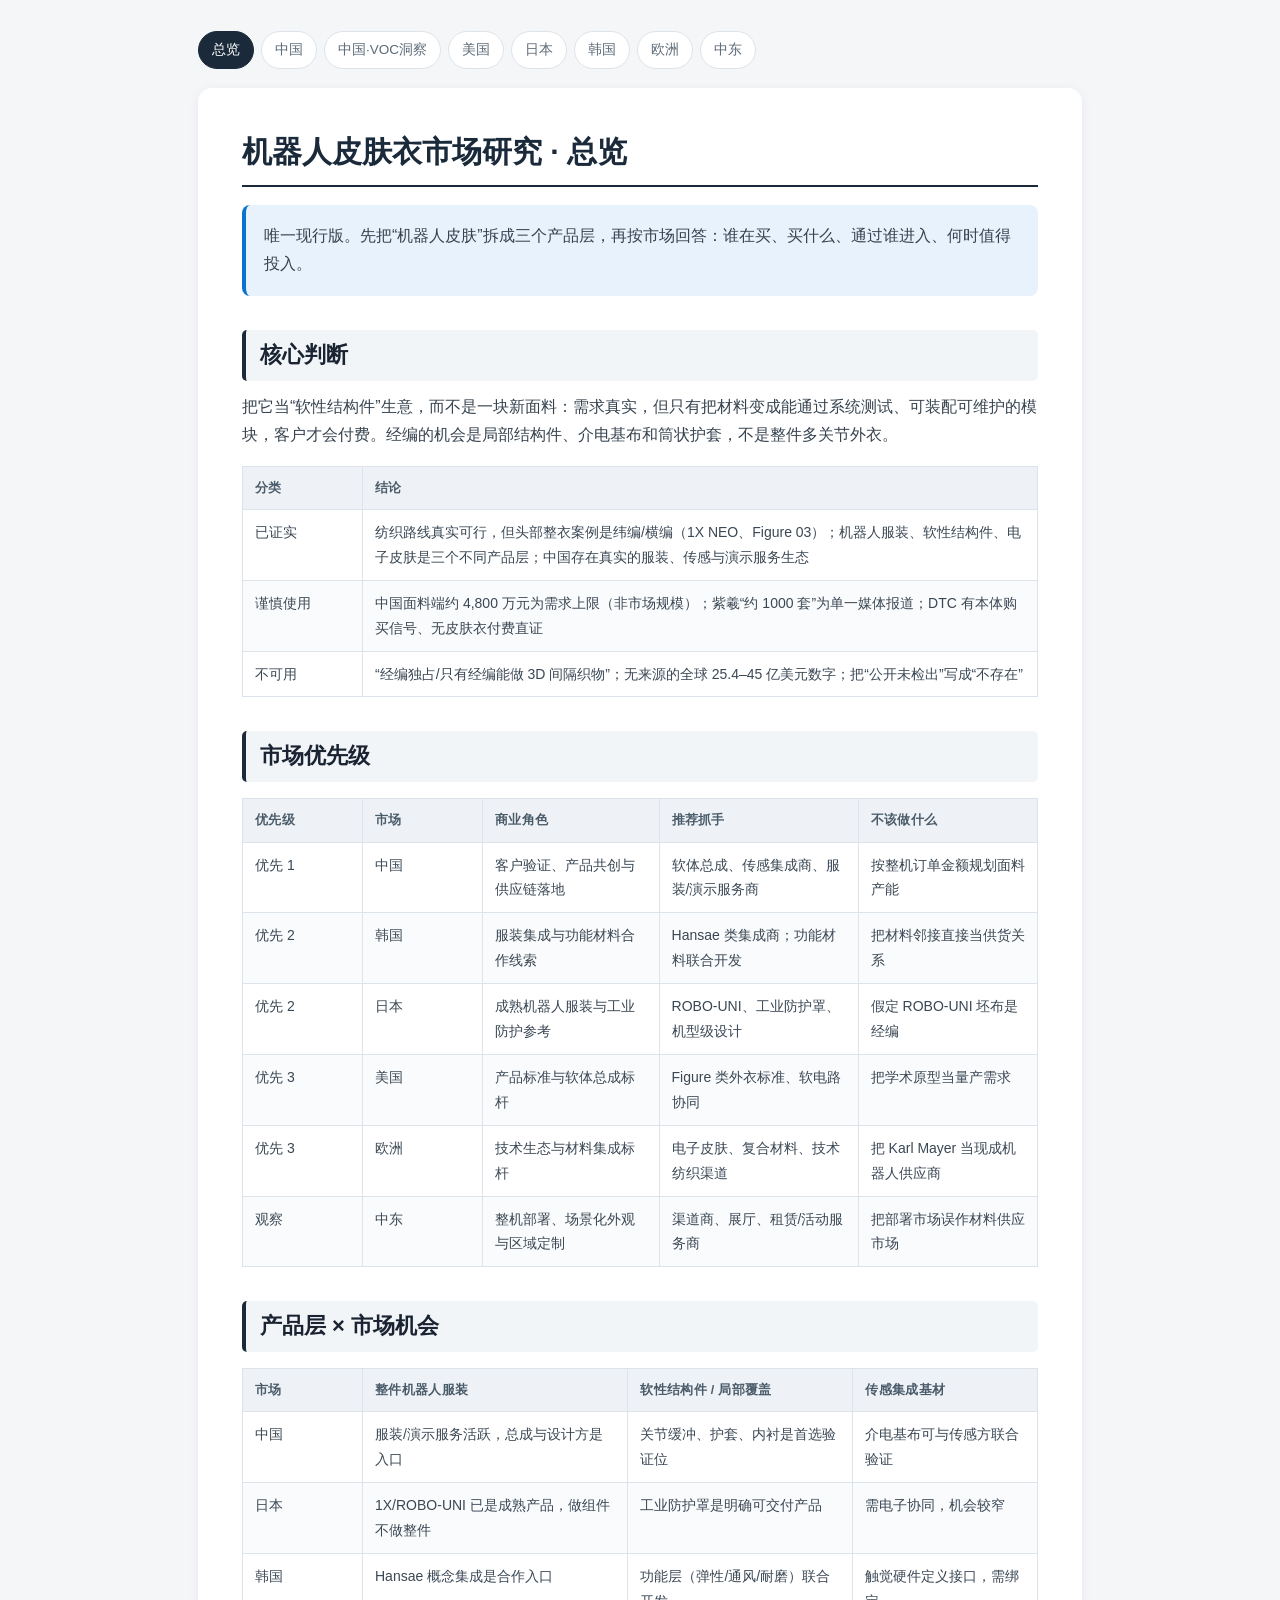
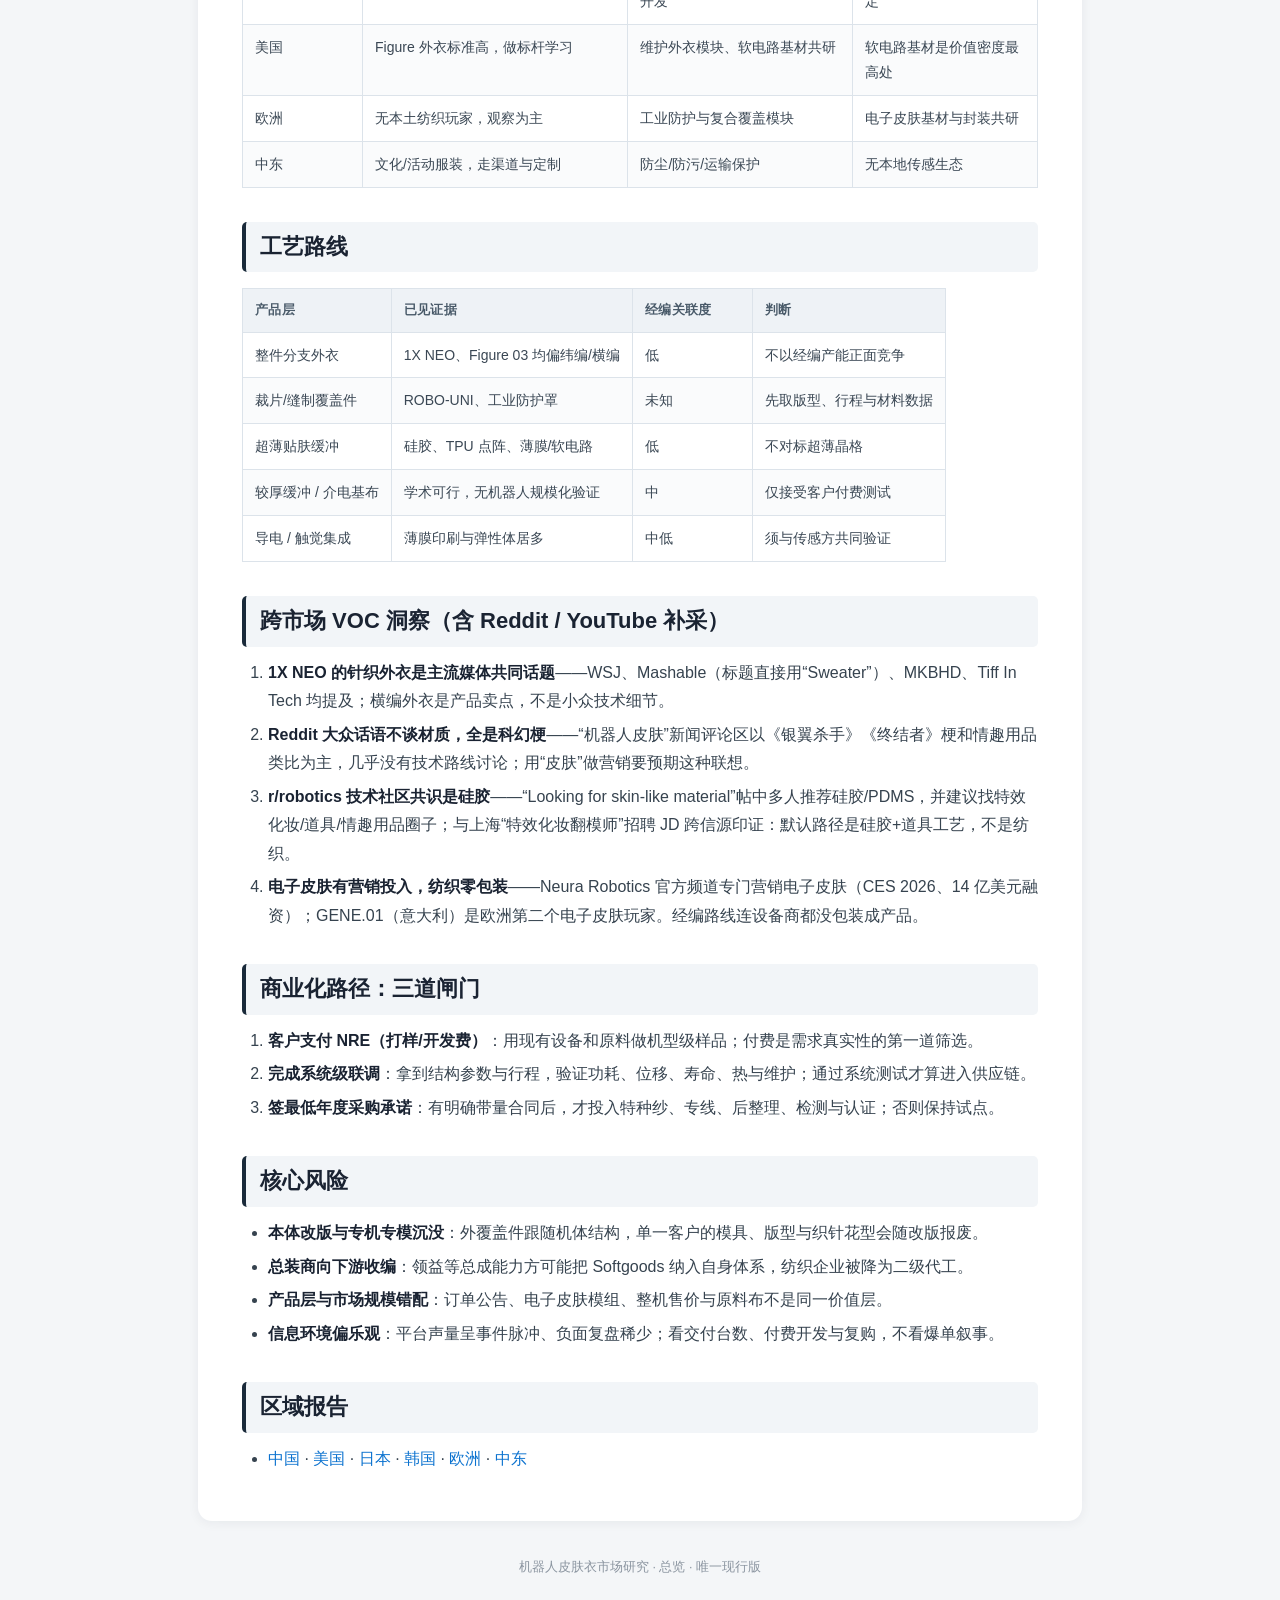
<file: index.html>
<!doctype html><html lang="zh-CN"><head>
<meta charset="utf-8"><meta name="viewport" content="width=device-width,initial-scale=1">
<title>机器人皮肤衣市场研究 · 总览</title>
<link rel="stylesheet" href="assets/final.css">
</head><body><div class="wrap">
<nav class="nav"><a href="index.html" class="active">总览</a><a href="china.html">中国</a><a href="china-voc.html">中国·VOC洞察</a><a href="usa.html">美国</a><a href="japan.html">日本</a><a href="korea.html">韩国</a><a href="europe.html">欧洲</a><a href="middle-east.html">中东</a></nav>
<main class="doc">
<h1 id="机器人皮肤衣市场研究--总览">机器人皮肤衣市场研究 · 总览</h1>
<blockquote>
<p>唯一现行版。先把“机器人皮肤”拆成三个产品层，再按市场回答：谁在买、买什么、通过谁进入、何时值得投入。</p>
</blockquote>
<h2 id="核心判断">核心判断</h2>
<p>把它当“软性结构件”生意，而不是一块新面料：需求真实，但只有把材料变成能通过系统测试、可装配可维护的模块，客户才会付费。经编的机会是局部结构件、介电基布和筒状护套，不是整件多关节外衣。</p>
<table>
<thead>
<tr>
<th>分类</th>
<th>结论</th>
</tr>
</thead>
<tbody>
<tr>
<td>已证实</td>
<td>纺织路线真实可行，但头部整衣案例是纬编/横编（1X NEO、Figure 03）；机器人服装、软性结构件、电子皮肤是三个不同产品层；中国存在真实的服装、传感与演示服务生态</td>
</tr>
<tr>
<td>谨慎使用</td>
<td>中国面料端约 4,800 万元为需求上限（非市场规模）；紫羲“约 1000 套”为单一媒体报道；DTC 有本体购买信号、无皮肤衣付费直证</td>
</tr>
<tr>
<td>不可用</td>
<td>“经编独占/只有经编能做 3D 间隔织物”；无来源的全球 25.4–45 亿美元数字；把“公开未检出”写成“不存在”</td>
</tr>
</tbody>
</table>
<h2 id="市场优先级">市场优先级</h2>
<table>
<thead>
<tr>
<th>优先级</th>
<th>市场</th>
<th>商业角色</th>
<th>推荐抓手</th>
<th>不该做什么</th>
</tr>
</thead>
<tbody>
<tr>
<td>优先 1</td>
<td>中国</td>
<td>客户验证、产品共创与供应链落地</td>
<td>软体总成、传感集成商、服装/演示服务商</td>
<td>按整机订单金额规划面料产能</td>
</tr>
<tr>
<td>优先 2</td>
<td>韩国</td>
<td>服装集成与功能材料合作线索</td>
<td>Hansae 类集成商；功能材料联合开发</td>
<td>把材料邻接直接当供货关系</td>
</tr>
<tr>
<td>优先 2</td>
<td>日本</td>
<td>成熟机器人服装与工业防护参考</td>
<td>ROBO-UNI、工业防护罩、机型级设计</td>
<td>假定 ROBO-UNI 坯布是经编</td>
</tr>
<tr>
<td>优先 3</td>
<td>美国</td>
<td>产品标准与软体总成标杆</td>
<td>Figure 类外衣标准、软电路协同</td>
<td>把学术原型当量产需求</td>
</tr>
<tr>
<td>优先 3</td>
<td>欧洲</td>
<td>技术生态与材料集成标杆</td>
<td>电子皮肤、复合材料、技术纺织渠道</td>
<td>把 Karl Mayer 当现成机器人供应商</td>
</tr>
<tr>
<td>观察</td>
<td>中东</td>
<td>整机部署、场景化外观与区域定制</td>
<td>渠道商、展厅、租赁/活动服务商</td>
<td>把部署市场误作材料供应市场</td>
</tr>
</tbody>
</table>
<h2 id="产品层--市场机会">产品层 × 市场机会</h2>
<table>
<thead>
<tr>
<th>市场</th>
<th>整件机器人服装</th>
<th>软性结构件 / 局部覆盖</th>
<th>传感集成基材</th>
</tr>
</thead>
<tbody>
<tr>
<td>中国</td>
<td>服装/演示服务活跃，总成与设计方是入口</td>
<td>关节缓冲、护套、内衬是首选验证位</td>
<td>介电基布可与传感方联合验证</td>
</tr>
<tr>
<td>日本</td>
<td>1X/ROBO-UNI 已是成熟产品，做组件不做整件</td>
<td>工业防护罩是明确可交付产品</td>
<td>需电子协同，机会较窄</td>
</tr>
<tr>
<td>韩国</td>
<td>Hansae 概念集成是合作入口</td>
<td>功能层（弹性/通风/耐磨）联合开发</td>
<td>触觉硬件定义接口，需绑定</td>
</tr>
<tr>
<td>美国</td>
<td>Figure 外衣标准高，做标杆学习</td>
<td>维护外衣模块、软电路基材共研</td>
<td>软电路基材是价值密度最高处</td>
</tr>
<tr>
<td>欧洲</td>
<td>无本土纺织玩家，观察为主</td>
<td>工业防护与复合覆盖模块</td>
<td>电子皮肤基材与封装共研</td>
</tr>
<tr>
<td>中东</td>
<td>文化/活动服装，走渠道与定制</td>
<td>防尘/防污/运输保护</td>
<td>无本地传感生态</td>
</tr>
</tbody>
</table>
<h2 id="工艺路线">工艺路线</h2>
<table>
<thead>
<tr>
<th>产品层</th>
<th>已见证据</th>
<th>经编关联度</th>
<th>判断</th>
</tr>
</thead>
<tbody>
<tr>
<td>整件分支外衣</td>
<td>1X NEO、Figure 03 均偏纬编/横编</td>
<td>低</td>
<td>不以经编产能正面竞争</td>
</tr>
<tr>
<td>裁片/缝制覆盖件</td>
<td>ROBO-UNI、工业防护罩</td>
<td>未知</td>
<td>先取版型、行程与材料数据</td>
</tr>
<tr>
<td>超薄贴肤缓冲</td>
<td>硅胶、TPU 点阵、薄膜/软电路</td>
<td>低</td>
<td>不对标超薄晶格</td>
</tr>
<tr>
<td>较厚缓冲 / 介电基布</td>
<td>学术可行，无机器人规模化验证</td>
<td>中</td>
<td>仅接受客户付费测试</td>
</tr>
<tr>
<td>导电 / 触觉集成</td>
<td>薄膜印刷与弹性体居多</td>
<td>中低</td>
<td>须与传感方共同验证</td>
</tr>
</tbody>
</table>
<h2 id="跨市场-voc-洞察含-reddit--youtube-补采">跨市场 VOC 洞察（含 Reddit / YouTube 补采）</h2>
<ol type="1">
<li><strong>1X NEO 的针织外衣是主流媒体共同话题</strong>——WSJ、Mashable（标题直接用“Sweater”）、MKBHD、Tiff In Tech 均提及；横编外衣是产品卖点，不是小众技术细节。</li>
<li><strong>Reddit 大众话语不谈材质，全是科幻梗</strong>——“机器人皮肤”新闻评论区以《银翼杀手》《终结者》梗和情趣用品类比为主，几乎没有技术路线讨论；用“皮肤”做营销要预期这种联想。</li>
<li><strong>r/robotics 技术社区共识是硅胶</strong>——“Looking for skin-like material”帖中多人推荐硅胶/PDMS，并建议找特效化妆/道具/情趣用品圈子；与上海“特效化妆翻模师”招聘 JD 跨信源印证：默认路径是硅胶+道具工艺，不是纺织。</li>
<li><strong>电子皮肤有营销投入，纺织零包装</strong>——Neura Robotics 官方频道专门营销电子皮肤（CES 2026、14 亿美元融资）；GENE.01（意大利）是欧洲第二个电子皮肤玩家。经编路线连设备商都没包装成产品。</li>
</ol>
<h2 id="商业化路径三道闸门">商业化路径：三道闸门</h2>
<ol type="1">
<li><strong>客户支付 NRE（打样/开发费）</strong>：用现有设备和原料做机型级样品；付费是需求真实性的第一道筛选。</li>
<li><strong>完成系统级联调</strong>：拿到结构参数与行程，验证功耗、位移、寿命、热与维护；通过系统测试才算进入供应链。</li>
<li><strong>签最低年度采购承诺</strong>：有明确带量合同后，才投入特种纱、专线、后整理、检测与认证；否则保持试点。</li>
</ol>
<h2 id="核心风险">核心风险</h2>
<ul>
<li><strong>本体改版与专机专模沉没</strong>：外覆盖件跟随机体结构，单一客户的模具、版型与织针花型会随改版报废。</li>
<li><strong>总装商向下游收编</strong>：领益等总成能力方可能把 Softgoods 纳入自身体系，纺织企业被降为二级代工。</li>
<li><strong>产品层与市场规模错配</strong>：订单公告、电子皮肤模组、整机售价与原料布不是同一价值层。</li>
<li><strong>信息环境偏乐观</strong>：平台声量呈事件脉冲、负面复盘稀少；看交付台数、付费开发与复购，不看爆单叙事。</li>
</ul>
<h2 id="区域报告">区域报告</h2>
<ul>
<li><a href="china.html">中国</a> · <a href="usa.html">美国</a> · <a href="japan.html">日本</a> · <a href="korea.html">韩国</a> · <a href="europe.html">欧洲</a> · <a href="middle-east.html">中东</a></li>
</ul>

</main>
<p class="foot">机器人皮肤衣市场研究 · 总览 · 唯一现行版</p>
</div></body></html>
</file>
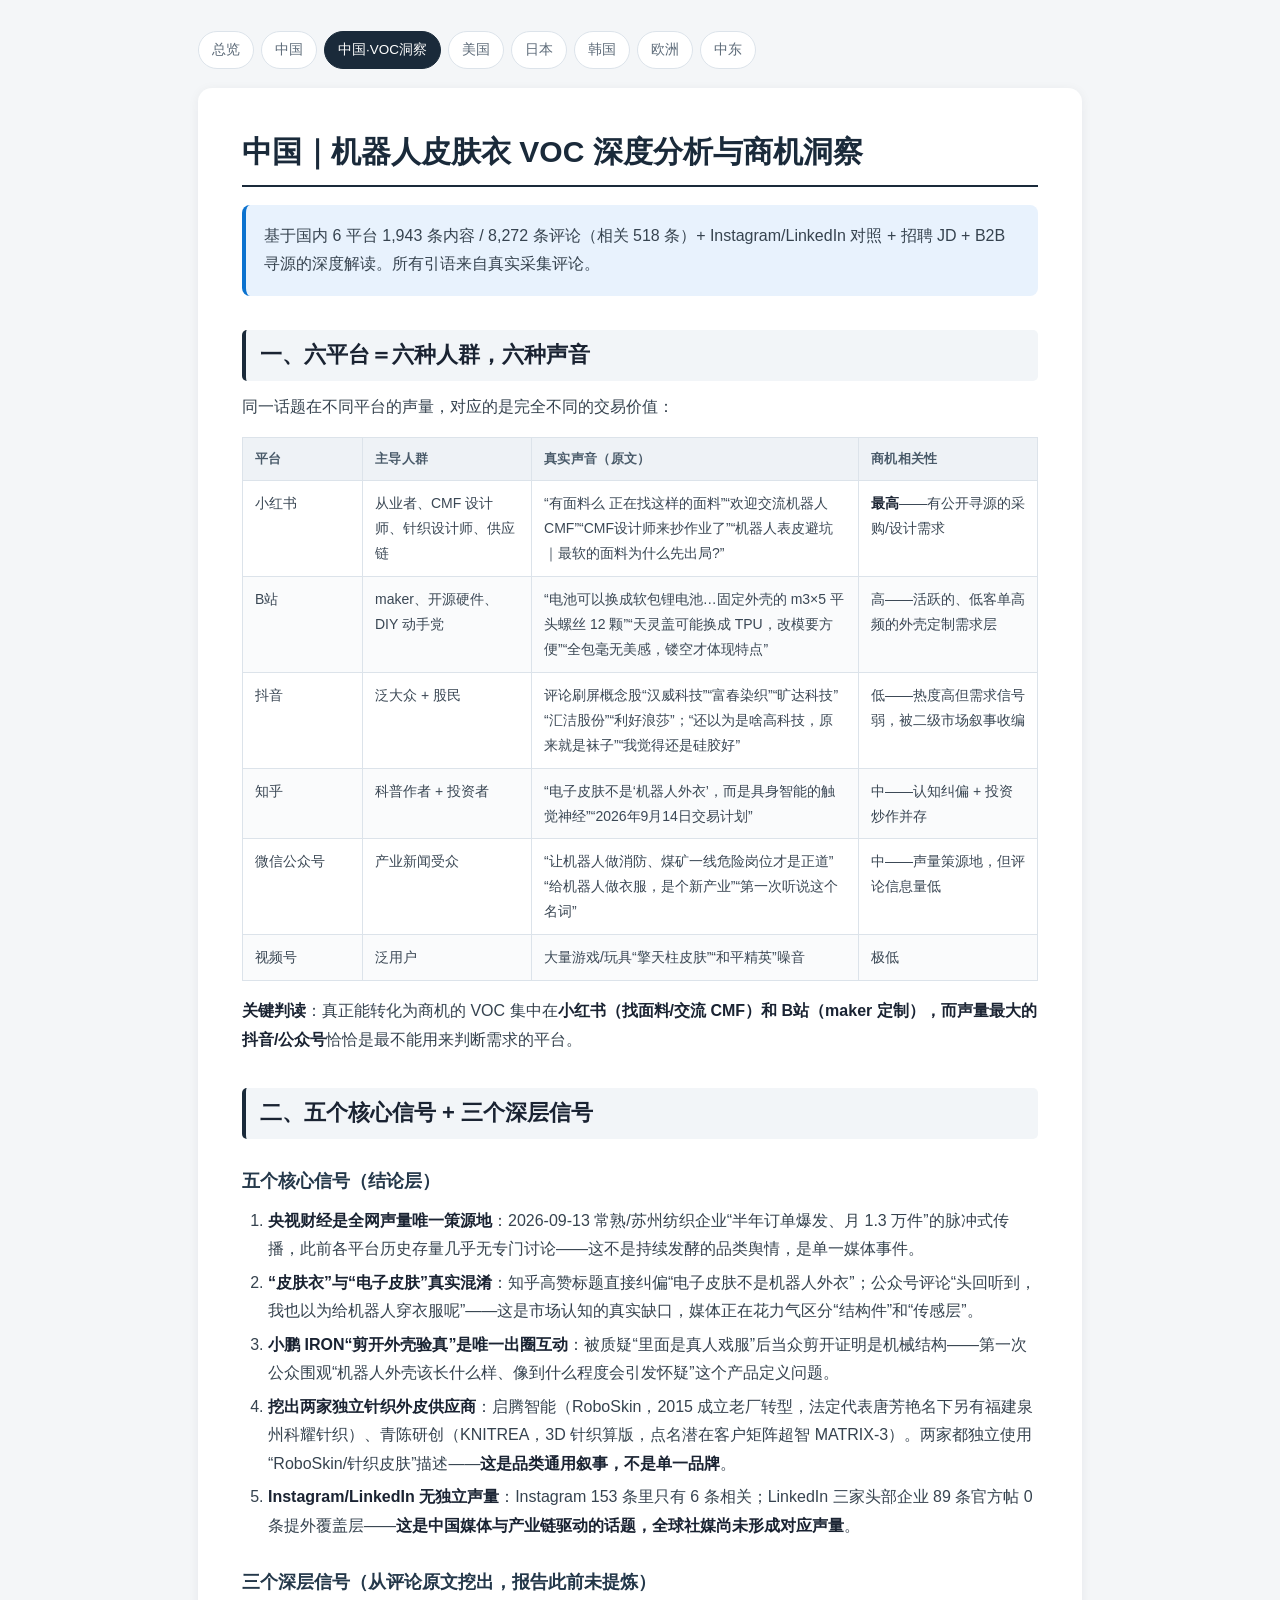
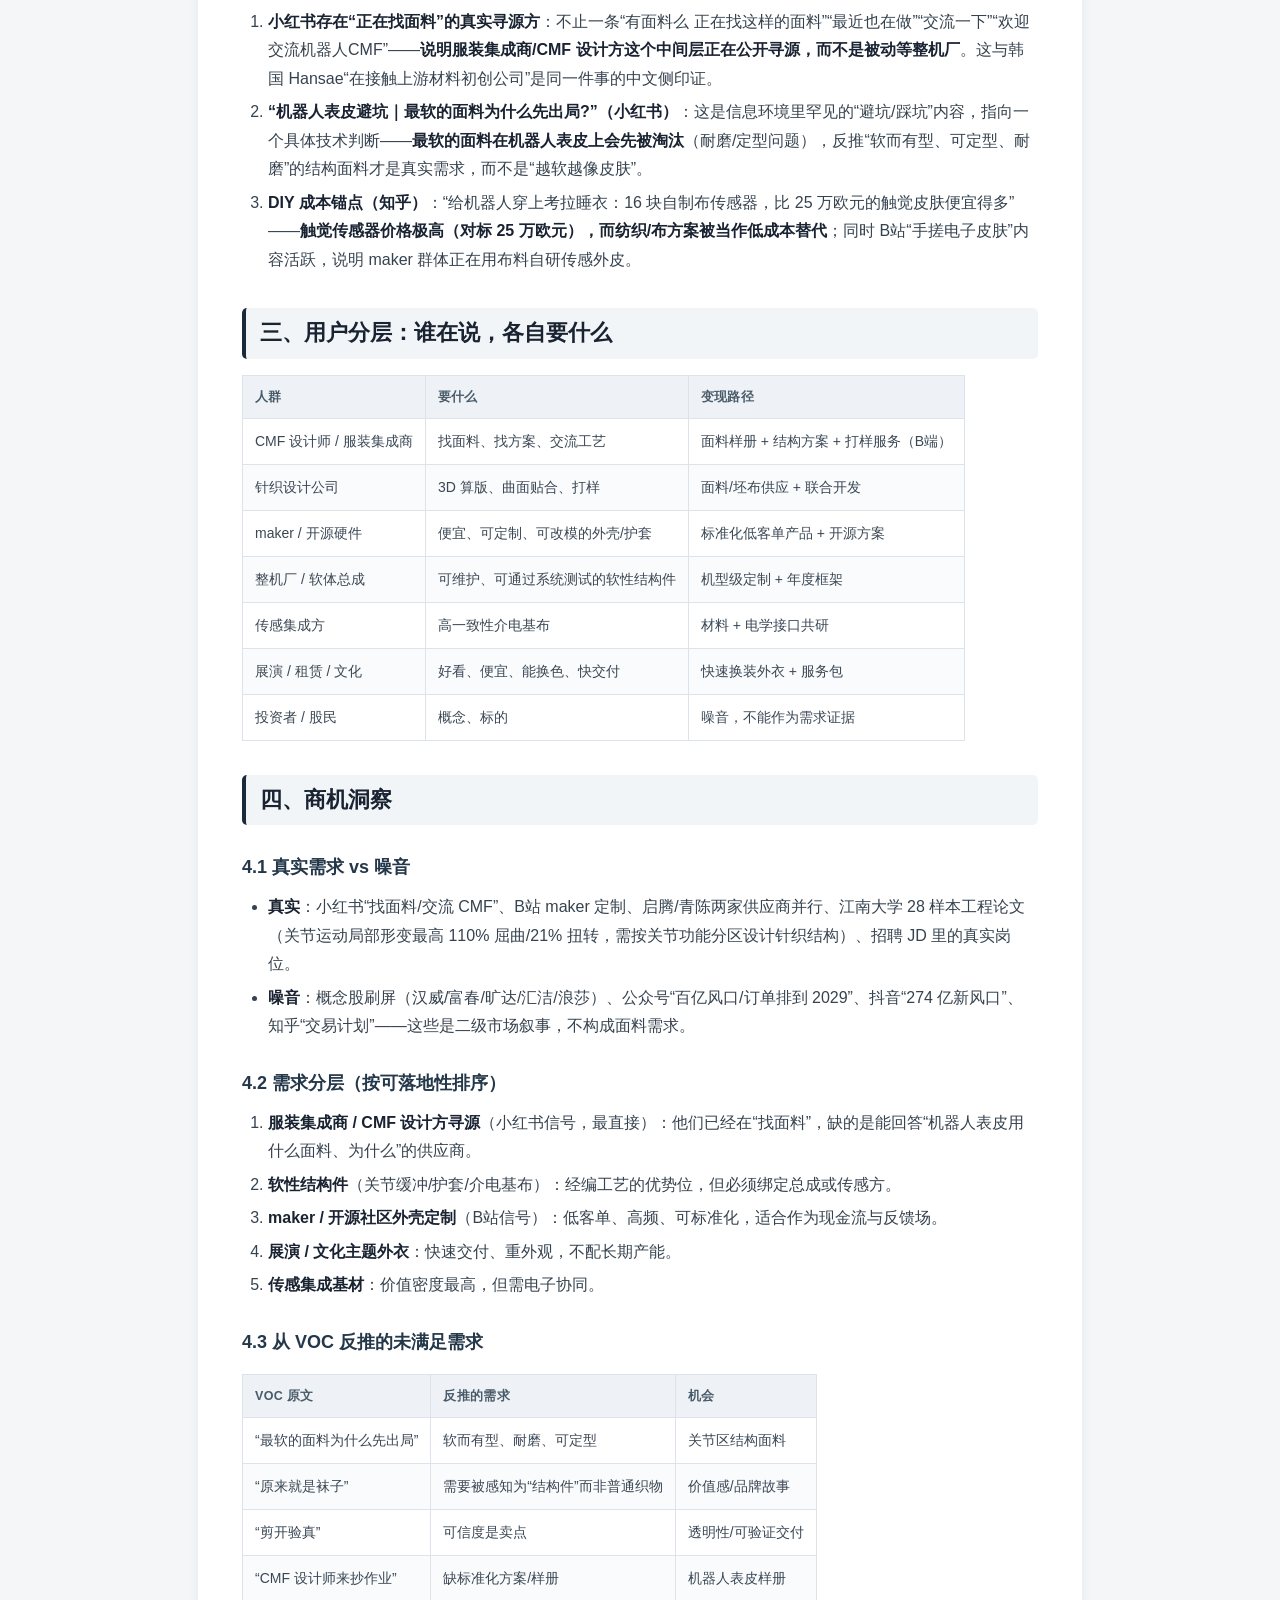
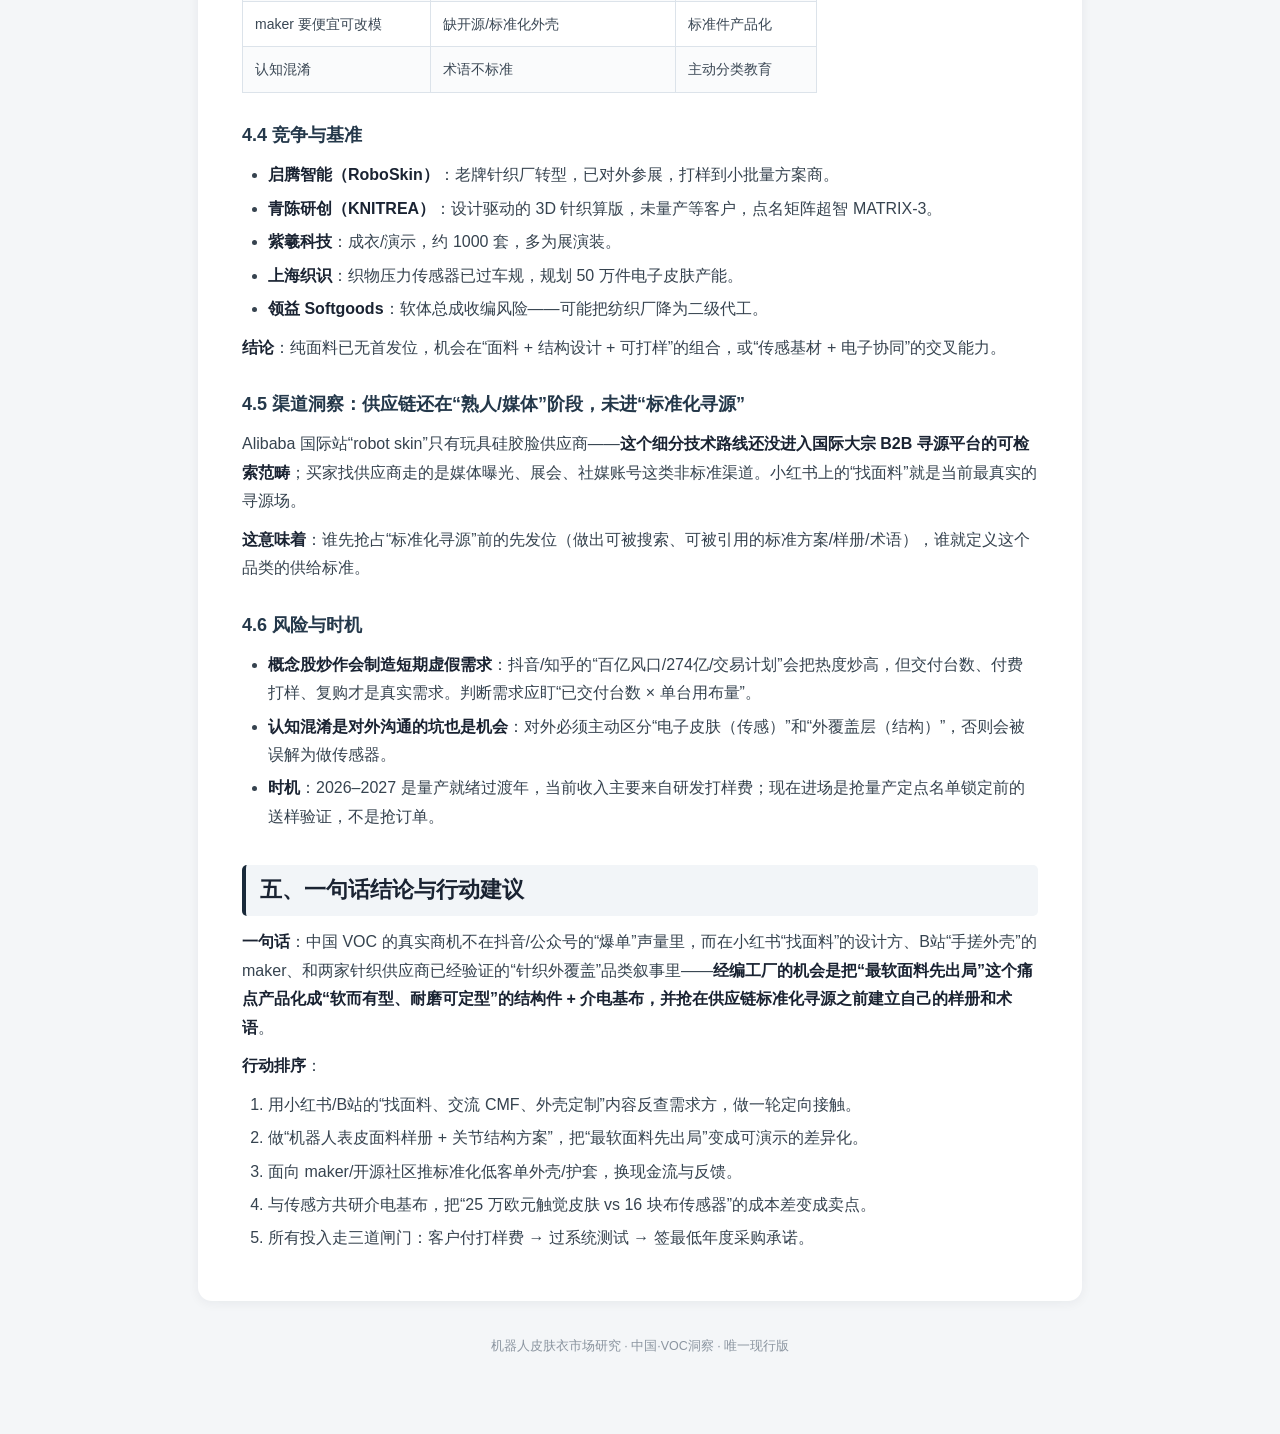
<file: china-voc.html>
<!doctype html><html lang="zh-CN"><head>
<meta charset="utf-8"><meta name="viewport" content="width=device-width,initial-scale=1">
<title>中国｜机器人皮肤衣 VOC 深度分析与商机洞察</title>
<link rel="stylesheet" href="assets/final.css">
</head><body><div class="wrap">
<nav class="nav"><a href="index.html">总览</a><a href="china.html">中国</a><a href="china-voc.html" class="active">中国·VOC洞察</a><a href="usa.html">美国</a><a href="japan.html">日本</a><a href="korea.html">韩国</a><a href="europe.html">欧洲</a><a href="middle-east.html">中东</a></nav>
<main class="doc">
<h1 id="中国机器人皮肤衣-voc-深度分析与商机洞察">中国｜机器人皮肤衣 VOC 深度分析与商机洞察</h1>
<blockquote>
<p>基于国内 6 平台 1,943 条内容 / 8,272 条评论（相关 518 条）+ Instagram/LinkedIn 对照 + 招聘 JD + B2B 寻源的深度解读。所有引语来自真实采集评论。</p>
</blockquote>
<h2 id="一六平台六种人群六种声音">一、六平台＝六种人群，六种声音</h2>
<p>同一话题在不同平台的声量，对应的是完全不同的交易价值：</p>
<table>
<thead>
<tr>
<th>平台</th>
<th>主导人群</th>
<th>真实声音（原文）</th>
<th>商机相关性</th>
</tr>
</thead>
<tbody>
<tr>
<td>小红书</td>
<td>从业者、CMF 设计师、针织设计师、供应链</td>
<td>“有面料么 正在找这样的面料”“欢迎交流机器人CMF”“CMF设计师来抄作业了”“机器人表皮避坑｜最软的面料为什么先出局?”</td>
<td><strong>最高</strong>——有公开寻源的采购/设计需求</td>
</tr>
<tr>
<td>B站</td>
<td>maker、开源硬件、DIY 动手党</td>
<td>“电池可以换成软包锂电池…固定外壳的 m3×5 平头螺丝 12 颗”“天灵盖可能换成 TPU，改模要方便”“全包毫无美感，镂空才体现特点”</td>
<td>高——活跃的、低客单高频的外壳定制需求层</td>
</tr>
<tr>
<td>抖音</td>
<td>泛大众 + 股民</td>
<td>评论刷屏概念股“汉威科技”“富春染织”“旷达科技”“汇洁股份”“利好浪莎”；“还以为是啥高科技，原来就是袜子”“我觉得还是硅胶好”</td>
<td>低——热度高但需求信号弱，被二级市场叙事收编</td>
</tr>
<tr>
<td>知乎</td>
<td>科普作者 + 投资者</td>
<td>“电子皮肤不是‘机器人外衣’，而是具身智能的触觉神经”“2026年9月14日交易计划”</td>
<td>中——认知纠偏 + 投资炒作并存</td>
</tr>
<tr>
<td>微信公众号</td>
<td>产业新闻受众</td>
<td>“让机器人做消防、煤矿一线危险岗位才是正道”“给机器人做衣服，是个新产业”“第一次听说这个名词”</td>
<td>中——声量策源地，但评论信息量低</td>
</tr>
<tr>
<td>视频号</td>
<td>泛用户</td>
<td>大量游戏/玩具“擎天柱皮肤”“和平精英”噪音</td>
<td>极低</td>
</tr>
</tbody>
</table>
<p><strong>关键判读</strong>：真正能转化为商机的 VOC 集中在<strong>小红书（找面料/交流 CMF）<strong>和 <strong>B站（maker 定制）</strong>，而声量最大的</strong>抖音/公众号</strong>恰恰是最不能用来判断需求的平台。</p>
<h2 id="二五个核心信号--三个深层信号">二、五个核心信号 + 三个深层信号</h2>
<h3 id="五个核心信号结论层">五个核心信号（结论层）</h3>
<ol type="1">
<li><strong>央视财经是全网声量唯一策源地</strong>：2026-09-13 常熟/苏州纺织企业“半年订单爆发、月 1.3 万件”的脉冲式传播，此前各平台历史存量几乎无专门讨论——这不是持续发酵的品类舆情，是单一媒体事件。</li>
<li><strong>“皮肤衣”与“电子皮肤”真实混淆</strong>：知乎高赞标题直接纠偏“电子皮肤不是机器人外衣”；公众号评论“头回听到，我也以为给机器人穿衣服呢”——这是市场认知的真实缺口，媒体正在花力气区分“结构件”和“传感层”。</li>
<li><strong>小鹏 IRON“剪开外壳验真”是唯一出圈互动</strong>：被质疑“里面是真人戏服”后当众剪开证明是机械结构——第一次公众围观“机器人外壳该长什么样、像到什么程度会引发怀疑”这个产品定义问题。</li>
<li><strong>挖出两家独立针织外皮供应商</strong>：启腾智能（RoboSkin，2015 成立老厂转型，法定代表唐芳艳名下另有福建泉州科耀针织）、青陈研创（KNITREA，3D 针织算版，点名潜在客户矩阵超智 MATRIX-3）。两家都独立使用“RoboSkin/针织皮肤”描述——<strong>这是品类通用叙事，不是单一品牌</strong>。</li>
<li><strong>Instagram/LinkedIn 无独立声量</strong>：Instagram 153 条里只有 6 条相关；LinkedIn 三家头部企业 89 条官方帖 0 条提外覆盖层——<strong>这是中国媒体与产业链驱动的话题，全球社媒尚未形成对应声量</strong>。</li>
</ol>
<h3 id="三个深层信号从评论原文挖出报告此前未提炼">三个深层信号（从评论原文挖出，报告此前未提炼）</h3>
<ol type="1">
<li><strong>小红书存在“正在找面料”的真实寻源方</strong>：不止一条“有面料么 正在找这样的面料”“最近也在做”“交流一下”“欢迎交流机器人CMF”——<strong>说明服装集成商/CMF 设计方这个中间层正在公开寻源，而不是被动等整机厂</strong>。这与韩国 Hansae“在接触上游材料初创公司”是同一件事的中文侧印证。</li>
<li><strong>“机器人表皮避坑｜最软的面料为什么先出局?”（小红书）</strong>：这是信息环境里罕见的“避坑/踩坑”内容，指向一个具体技术判断——<strong>最软的面料在机器人表皮上会先被淘汰</strong>（耐磨/定型问题），反推“软而有型、可定型、耐磨”的结构面料才是真实需求，而不是“越软越像皮肤”。</li>
<li><strong>DIY 成本锚点（知乎）</strong>：“给机器人穿上考拉睡衣：16 块自制布传感器，比 25 万欧元的触觉皮肤便宜得多”——<strong>触觉传感器价格极高（对标 25 万欧元），而纺织/布方案被当作低成本替代</strong>；同时 B站“手搓电子皮肤”内容活跃，说明 maker 群体正在用布料自研传感外皮。</li>
</ol>
<h2 id="三用户分层谁在说各自要什么">三、用户分层：谁在说，各自要什么</h2>
<table>
<thead>
<tr>
<th>人群</th>
<th>要什么</th>
<th>变现路径</th>
</tr>
</thead>
<tbody>
<tr>
<td>CMF 设计师 / 服装集成商</td>
<td>找面料、找方案、交流工艺</td>
<td>面料样册 + 结构方案 + 打样服务（B端）</td>
</tr>
<tr>
<td>针织设计公司</td>
<td>3D 算版、曲面贴合、打样</td>
<td>面料/坯布供应 + 联合开发</td>
</tr>
<tr>
<td>maker / 开源硬件</td>
<td>便宜、可定制、可改模的外壳/护套</td>
<td>标准化低客单产品 + 开源方案</td>
</tr>
<tr>
<td>整机厂 / 软体总成</td>
<td>可维护、可通过系统测试的软性结构件</td>
<td>机型级定制 + 年度框架</td>
</tr>
<tr>
<td>传感集成方</td>
<td>高一致性介电基布</td>
<td>材料 + 电学接口共研</td>
</tr>
<tr>
<td>展演 / 租赁 / 文化</td>
<td>好看、便宜、能换色、快交付</td>
<td>快速换装外衣 + 服务包</td>
</tr>
<tr>
<td>投资者 / 股民</td>
<td>概念、标的</td>
<td>噪音，不能作为需求证据</td>
</tr>
</tbody>
</table>
<h2 id="四商机洞察">四、商机洞察</h2>
<h3 id="41-真实需求-vs-噪音">4.1 真实需求 vs 噪音</h3>
<ul>
<li><strong>真实</strong>：小红书“找面料/交流 CMF”、B站 maker 定制、启腾/青陈两家供应商并行、江南大学 28 样本工程论文（关节运动局部形变最高 110% 屈曲/21% 扭转，需按关节功能分区设计针织结构）、招聘 JD 里的真实岗位。</li>
<li><strong>噪音</strong>：概念股刷屏（汉威/富春/旷达/汇洁/浪莎）、公众号“百亿风口/订单排到 2029”、抖音“274 亿新风口”、知乎“交易计划”——这些是二级市场叙事，不构成面料需求。</li>
</ul>
<h3 id="42-需求分层按可落地性排序">4.2 需求分层（按可落地性排序）</h3>
<ol type="1">
<li><strong>服装集成商 / CMF 设计方寻源</strong>（小红书信号，最直接）：他们已经在“找面料”，缺的是能回答“机器人表皮用什么面料、为什么”的供应商。</li>
<li><strong>软性结构件</strong>（关节缓冲/护套/介电基布）：经编工艺的优势位，但必须绑定总成或传感方。</li>
<li><strong>maker / 开源社区外壳定制</strong>（B站信号）：低客单、高频、可标准化，适合作为现金流与反馈场。</li>
<li><strong>展演 / 文化主题外衣</strong>：快速交付、重外观，不配长期产能。</li>
<li><strong>传感集成基材</strong>：价值密度最高，但需电子协同。</li>
</ol>
<h3 id="43-从-voc-反推的未满足需求">4.3 从 VOC 反推的未满足需求</h3>
<table>
<thead>
<tr>
<th>VOC 原文</th>
<th>反推的需求</th>
<th>机会</th>
</tr>
</thead>
<tbody>
<tr>
<td>“最软的面料为什么先出局”</td>
<td>软而有型、耐磨、可定型</td>
<td>关节区结构面料</td>
</tr>
<tr>
<td>“原来就是袜子”</td>
<td>需要被感知为“结构件”而非普通织物</td>
<td>价值感/品牌故事</td>
</tr>
<tr>
<td>“剪开验真”</td>
<td>可信度是卖点</td>
<td>透明性/可验证交付</td>
</tr>
<tr>
<td>“CMF 设计师来抄作业”</td>
<td>缺标准化方案/样册</td>
<td>机器人表皮样册</td>
</tr>
<tr>
<td>maker 要便宜可改模</td>
<td>缺开源/标准化外壳</td>
<td>标准件产品化</td>
</tr>
<tr>
<td>认知混淆</td>
<td>术语不标准</td>
<td>主动分类教育</td>
</tr>
</tbody>
</table>
<h3 id="44-竞争与基准">4.4 竞争与基准</h3>
<ul>
<li><strong>启腾智能（RoboSkin）</strong>：老牌针织厂转型，已对外参展，打样到小批量方案商。</li>
<li><strong>青陈研创（KNITREA）</strong>：设计驱动的 3D 针织算版，未量产等客户，点名矩阵超智 MATRIX-3。</li>
<li><strong>紫羲科技</strong>：成衣/演示，约 1000 套，多为展演装。</li>
<li><strong>上海织识</strong>：织物压力传感器已过车规，规划 50 万件电子皮肤产能。</li>
<li><strong>领益 Softgoods</strong>：软体总成收编风险——可能把纺织厂降为二级代工。</li>
</ul>
<p><strong>结论</strong>：纯面料已无首发位，机会在“面料 + 结构设计 + 可打样”的组合，或“传感基材 + 电子协同”的交叉能力。</p>
<h3 id="45-渠道洞察供应链还在熟人媒体阶段未进标准化寻源">4.5 渠道洞察：供应链还在“熟人/媒体”阶段，未进“标准化寻源”</h3>
<p>Alibaba 国际站“robot skin”只有玩具硅胶脸供应商——<strong>这个细分技术路线还没进入国际大宗 B2B 寻源平台的可检索范畴</strong>；买家找供应商走的是媒体曝光、展会、社媒账号这类非标准渠道。小红书上的“找面料”就是当前最真实的寻源场。</p>
<p><strong>这意味着</strong>：谁先抢占“标准化寻源”前的先发位（做出可被搜索、可被引用的标准方案/样册/术语），谁就定义这个品类的供给标准。</p>
<h3 id="46-风险与时机">4.6 风险与时机</h3>
<ul>
<li><strong>概念股炒作会制造短期虚假需求</strong>：抖音/知乎的“百亿风口/274亿/交易计划”会把热度炒高，但交付台数、付费打样、复购才是真实需求。判断需求应盯“已交付台数 × 单台用布量”。</li>
<li><strong>认知混淆是对外沟通的坑也是机会</strong>：对外必须主动区分“电子皮肤（传感）”和“外覆盖层（结构）”，否则会被误解为做传感器。</li>
<li><strong>时机</strong>：2026–2027 是量产就绪过渡年，当前收入主要来自研发打样费；现在进场是抢量产定点名单锁定前的送样验证，不是抢订单。</li>
</ul>
<h2 id="五一句话结论与行动建议">五、一句话结论与行动建议</h2>
<p><strong>一句话</strong>：中国 VOC 的真实商机不在抖音/公众号的“爆单”声量里，而在小红书“找面料”的设计方、B站“手搓外壳”的 maker、和两家针织供应商已经验证的“针织外覆盖”品类叙事里——<strong>经编工厂的机会是把“最软面料先出局”这个痛点产品化成“软而有型、耐磨可定型”的结构件 + 介电基布，并抢在供应链标准化寻源之前建立自己的样册和术语</strong>。</p>
<p><strong>行动排序</strong>：</p>
<ol type="1">
<li>用小红书/B站的“找面料、交流 CMF、外壳定制”内容反查需求方，做一轮定向接触。</li>
<li>做“机器人表皮面料样册 + 关节结构方案”，把“最软面料先出局”变成可演示的差异化。</li>
<li>面向 maker/开源社区推标准化低客单外壳/护套，换现金流与反馈。</li>
<li>与传感方共研介电基布，把“25 万欧元触觉皮肤 vs 16 块布传感器”的成本差变成卖点。</li>
<li>所有投入走三道闸门：客户付打样费 → 过系统测试 → 签最低年度采购承诺。</li>
</ol>

</main>
<p class="foot">机器人皮肤衣市场研究 · 中国·VOC洞察 · 唯一现行版</p>
</div></body></html>
</file>
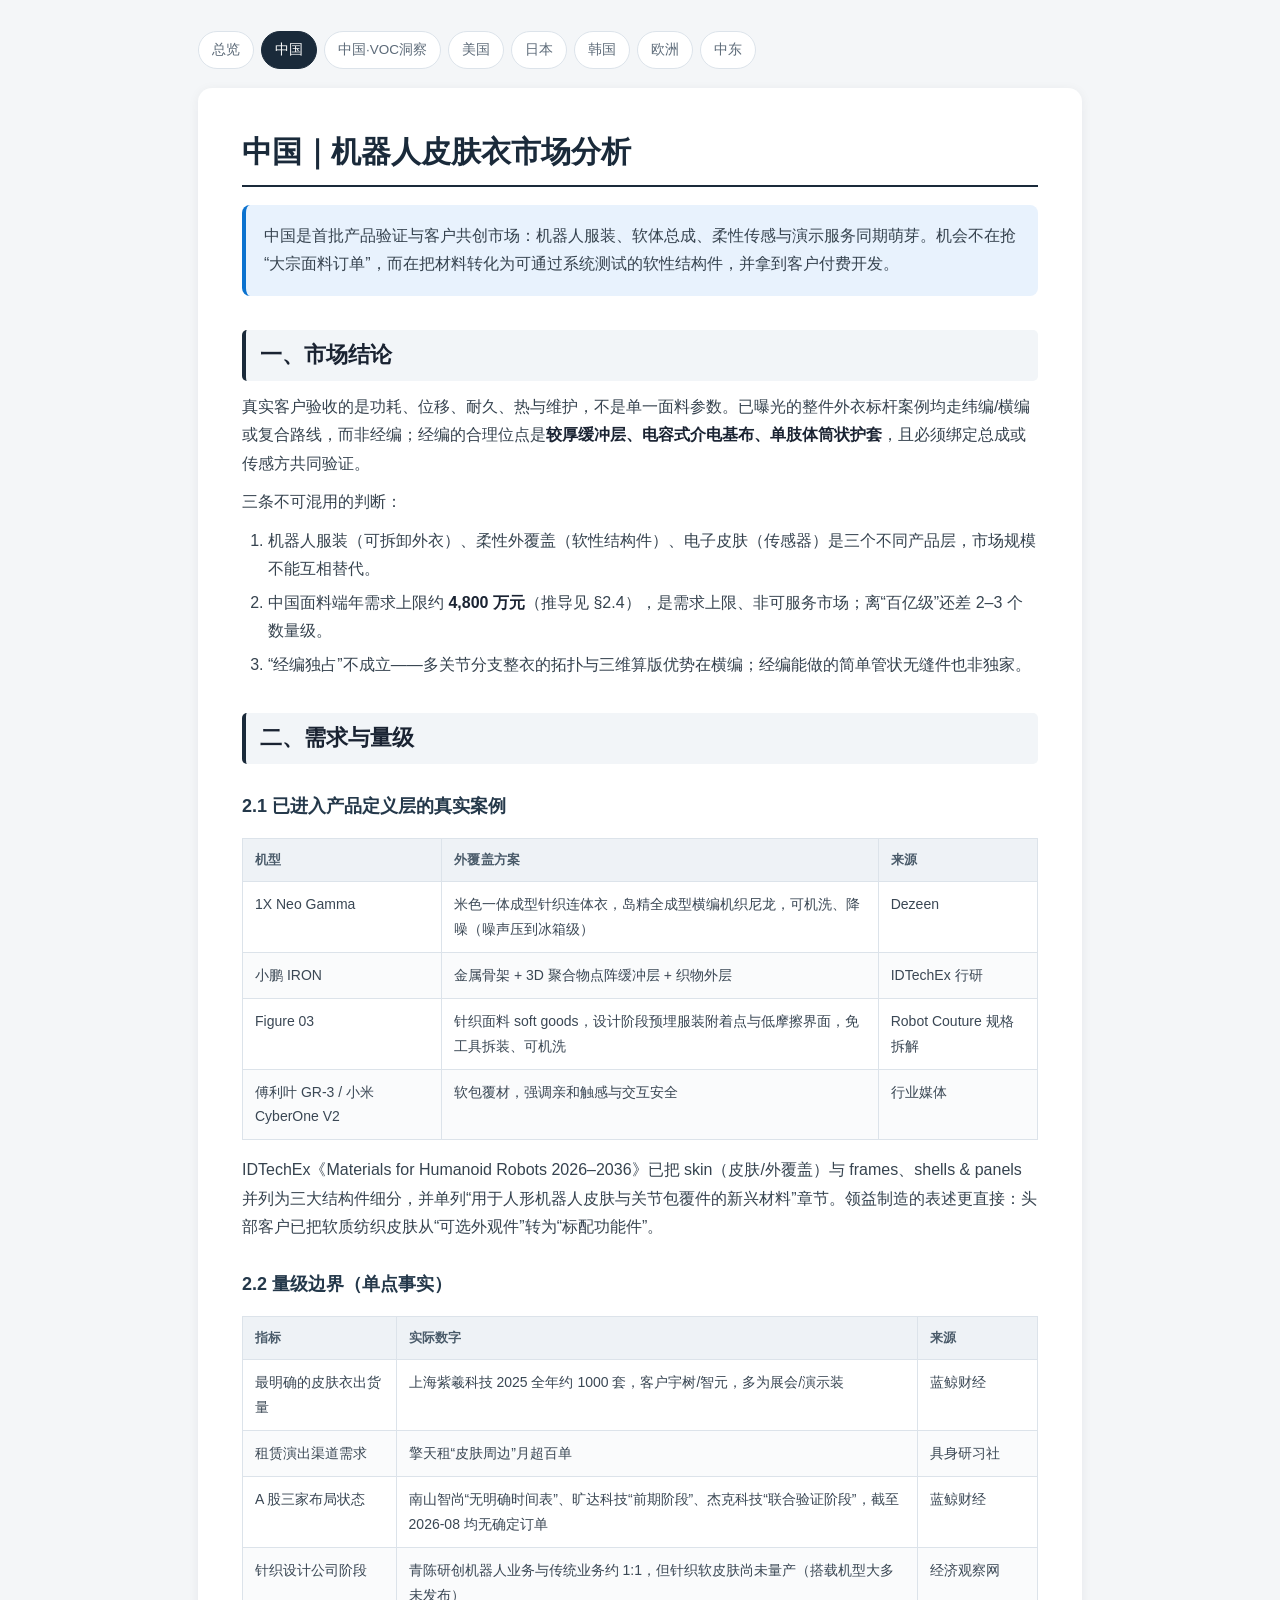
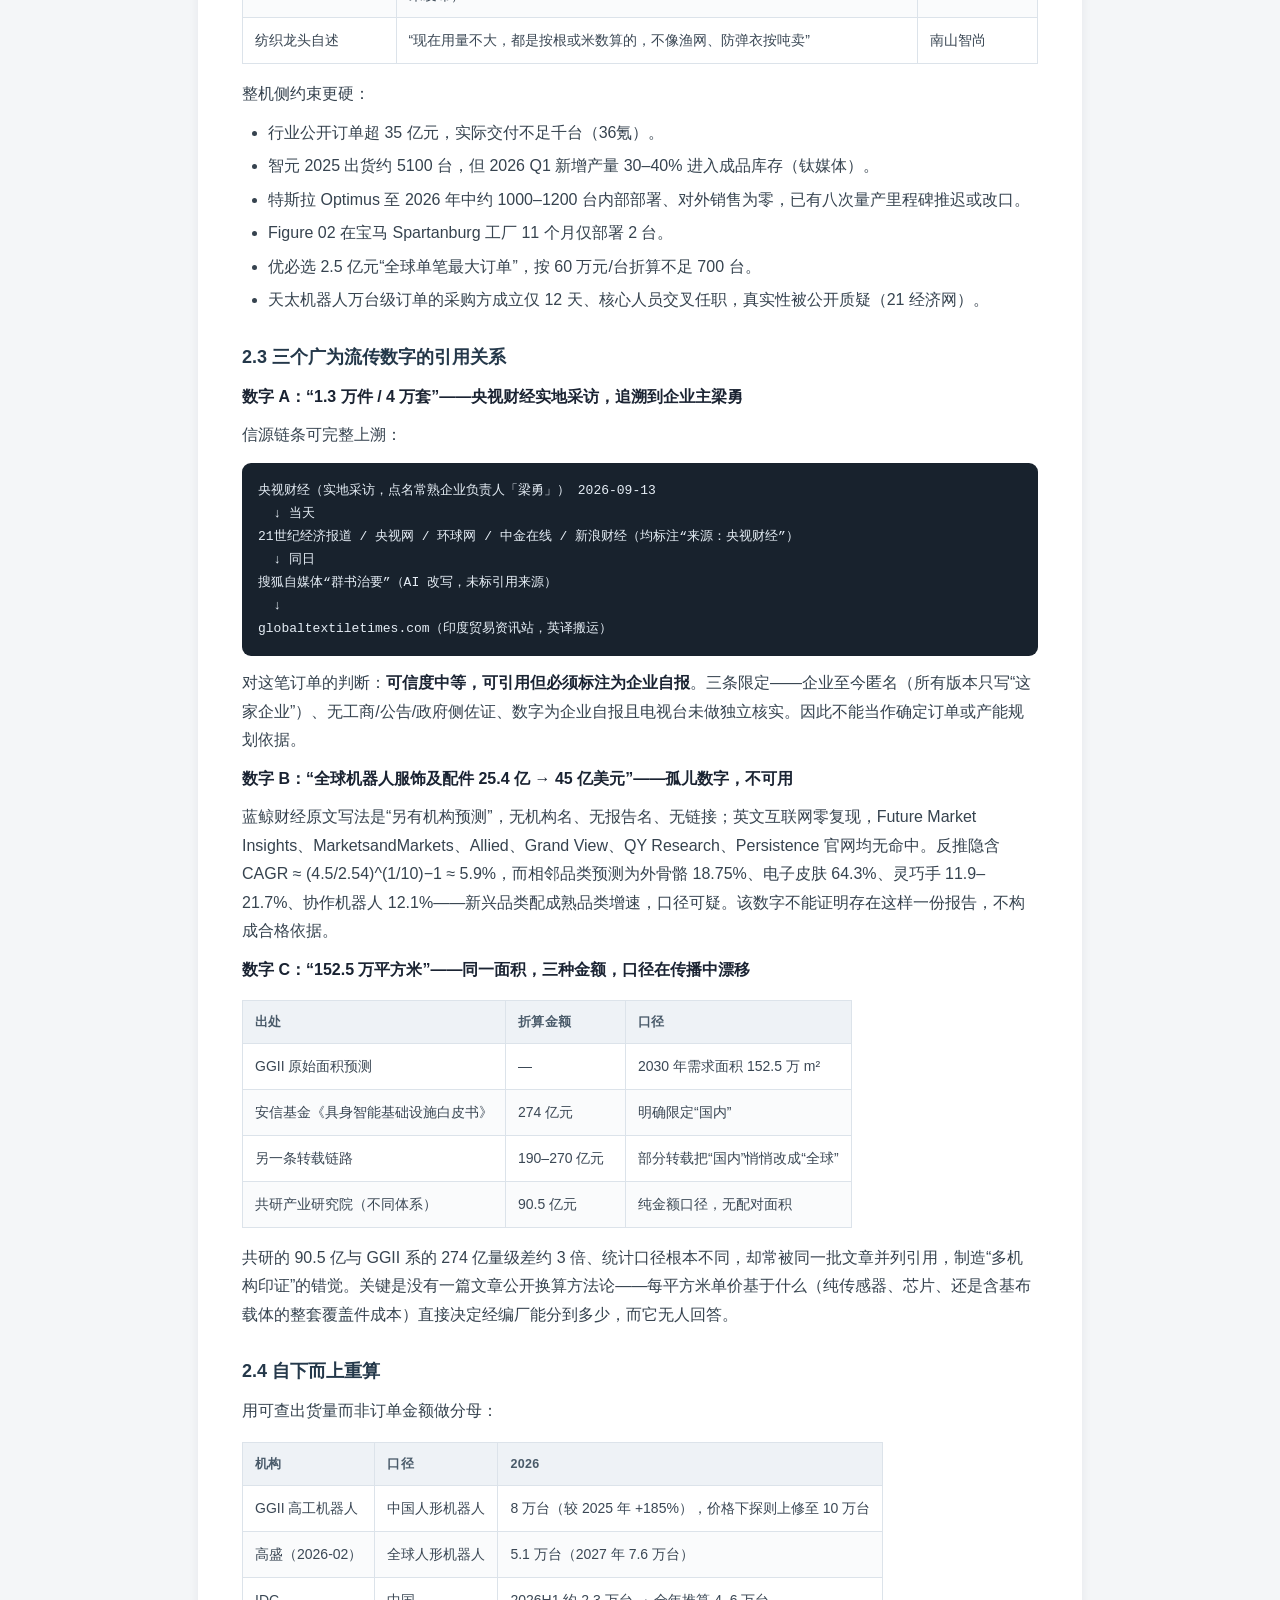
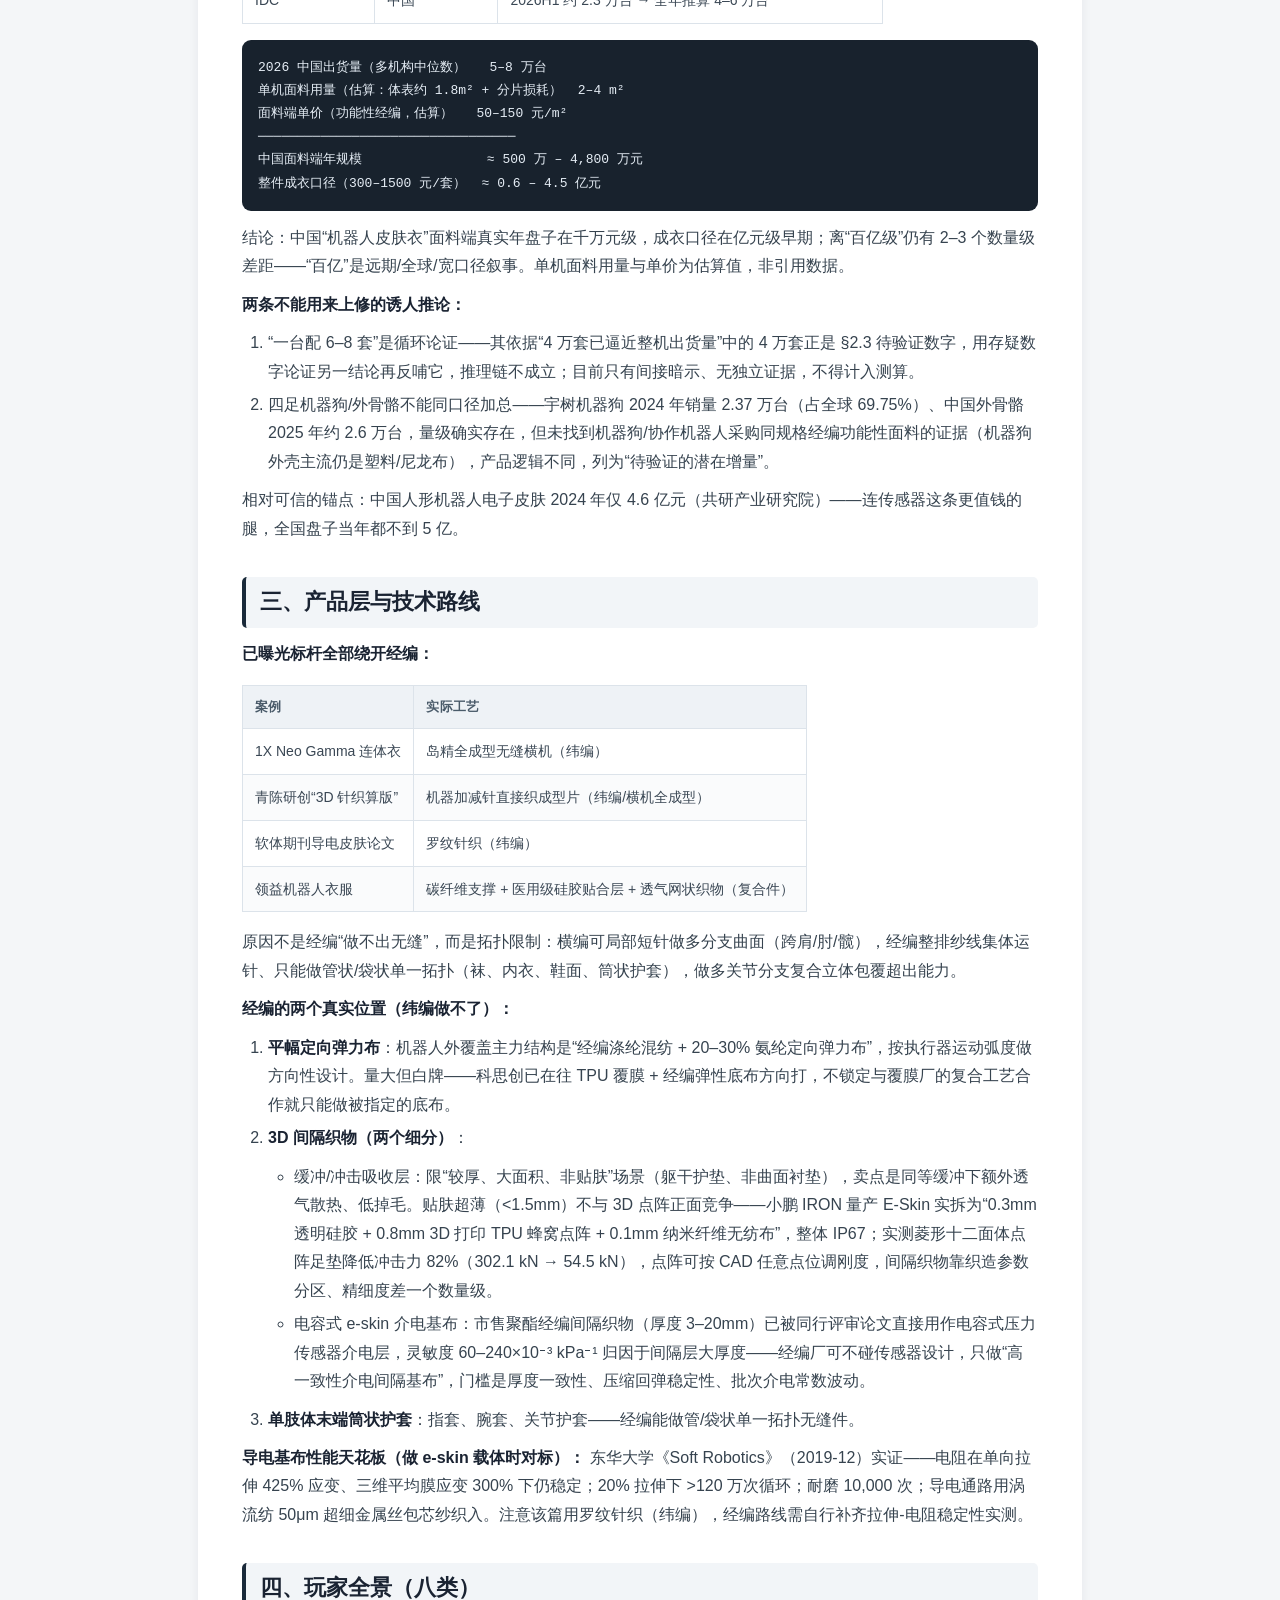
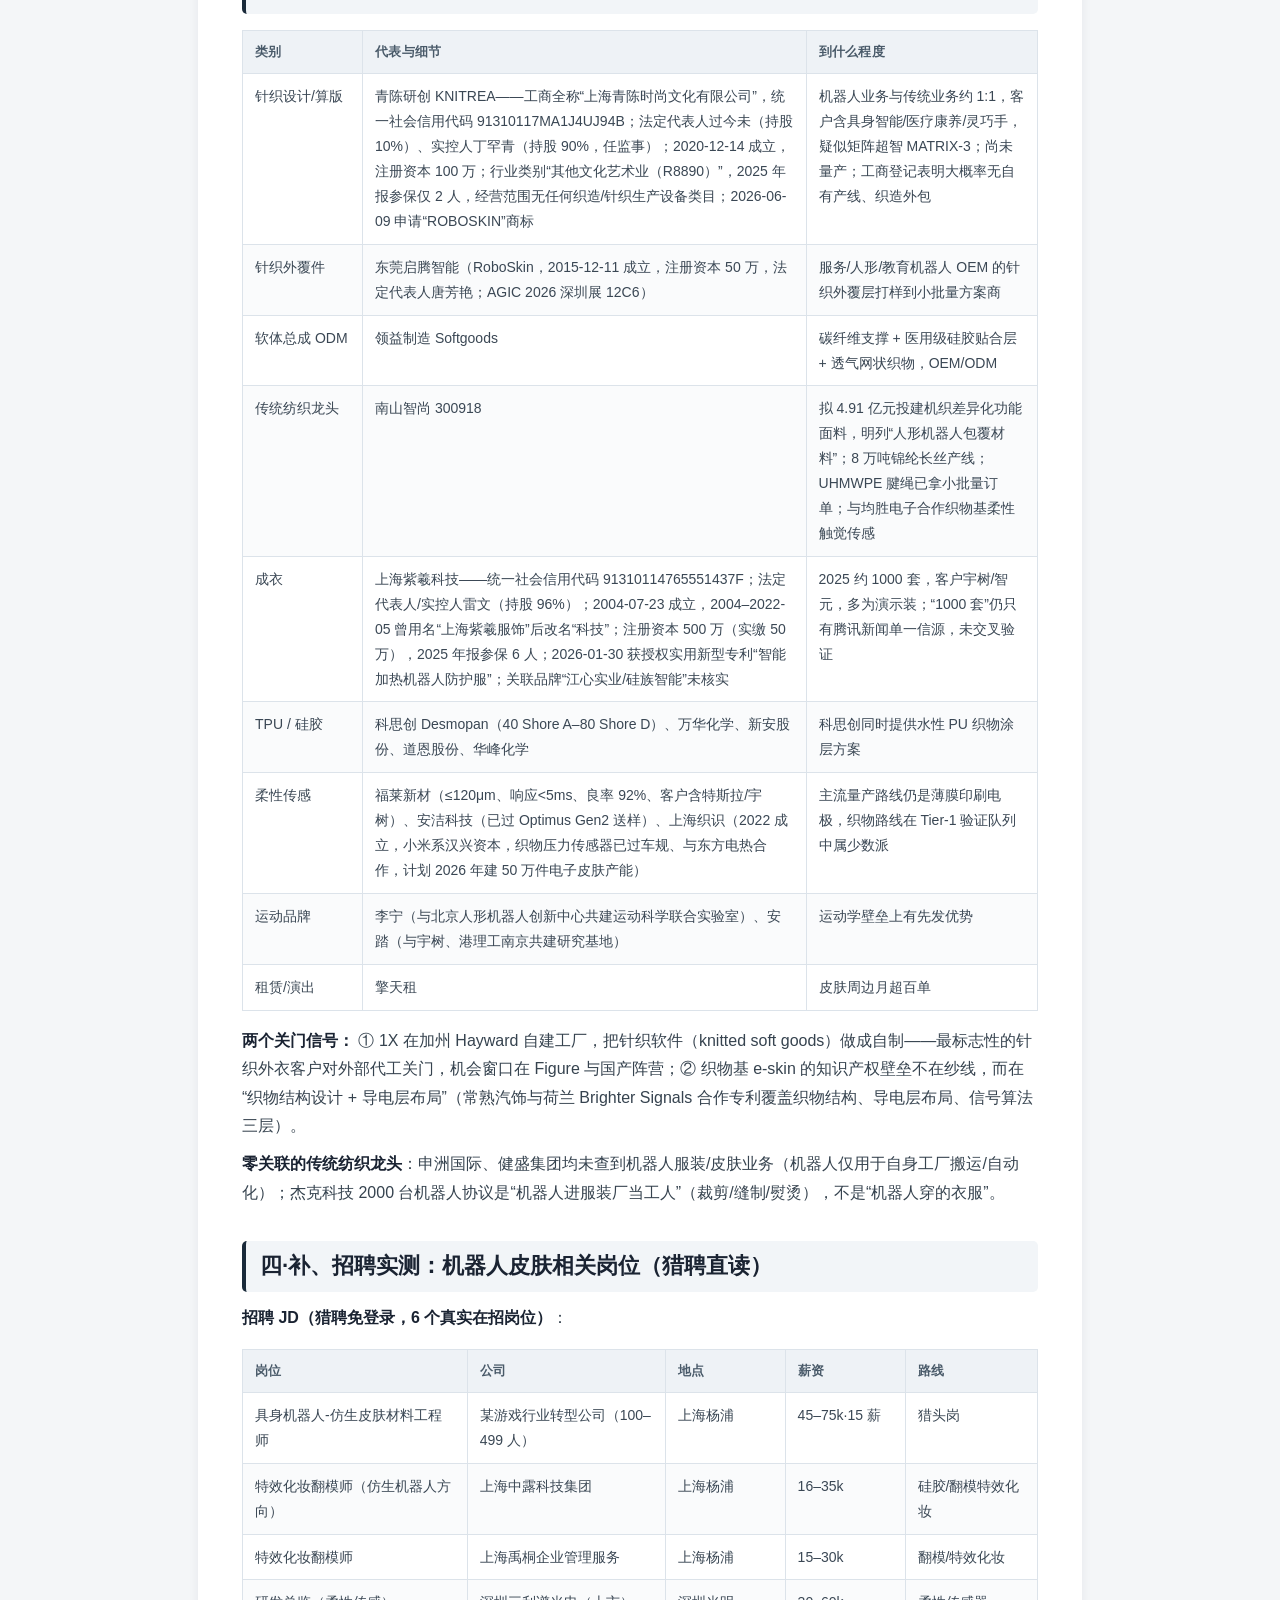
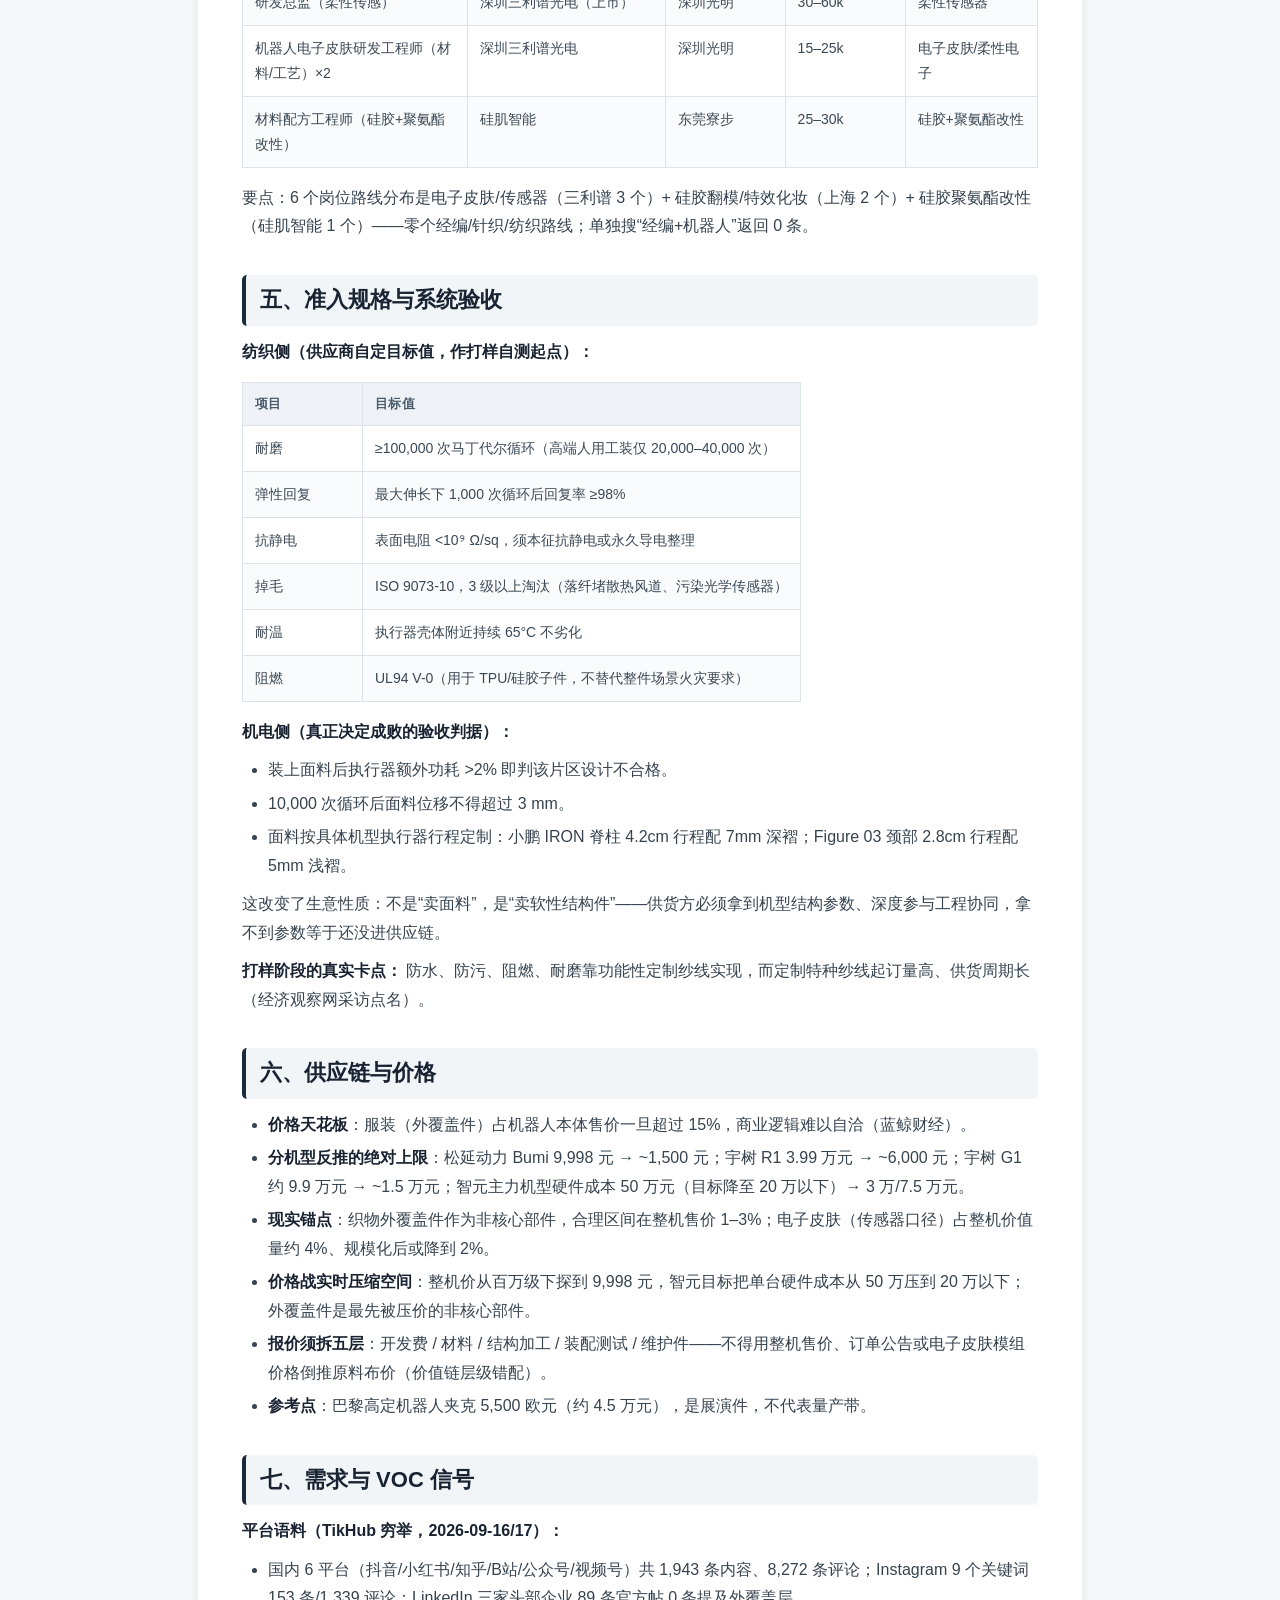
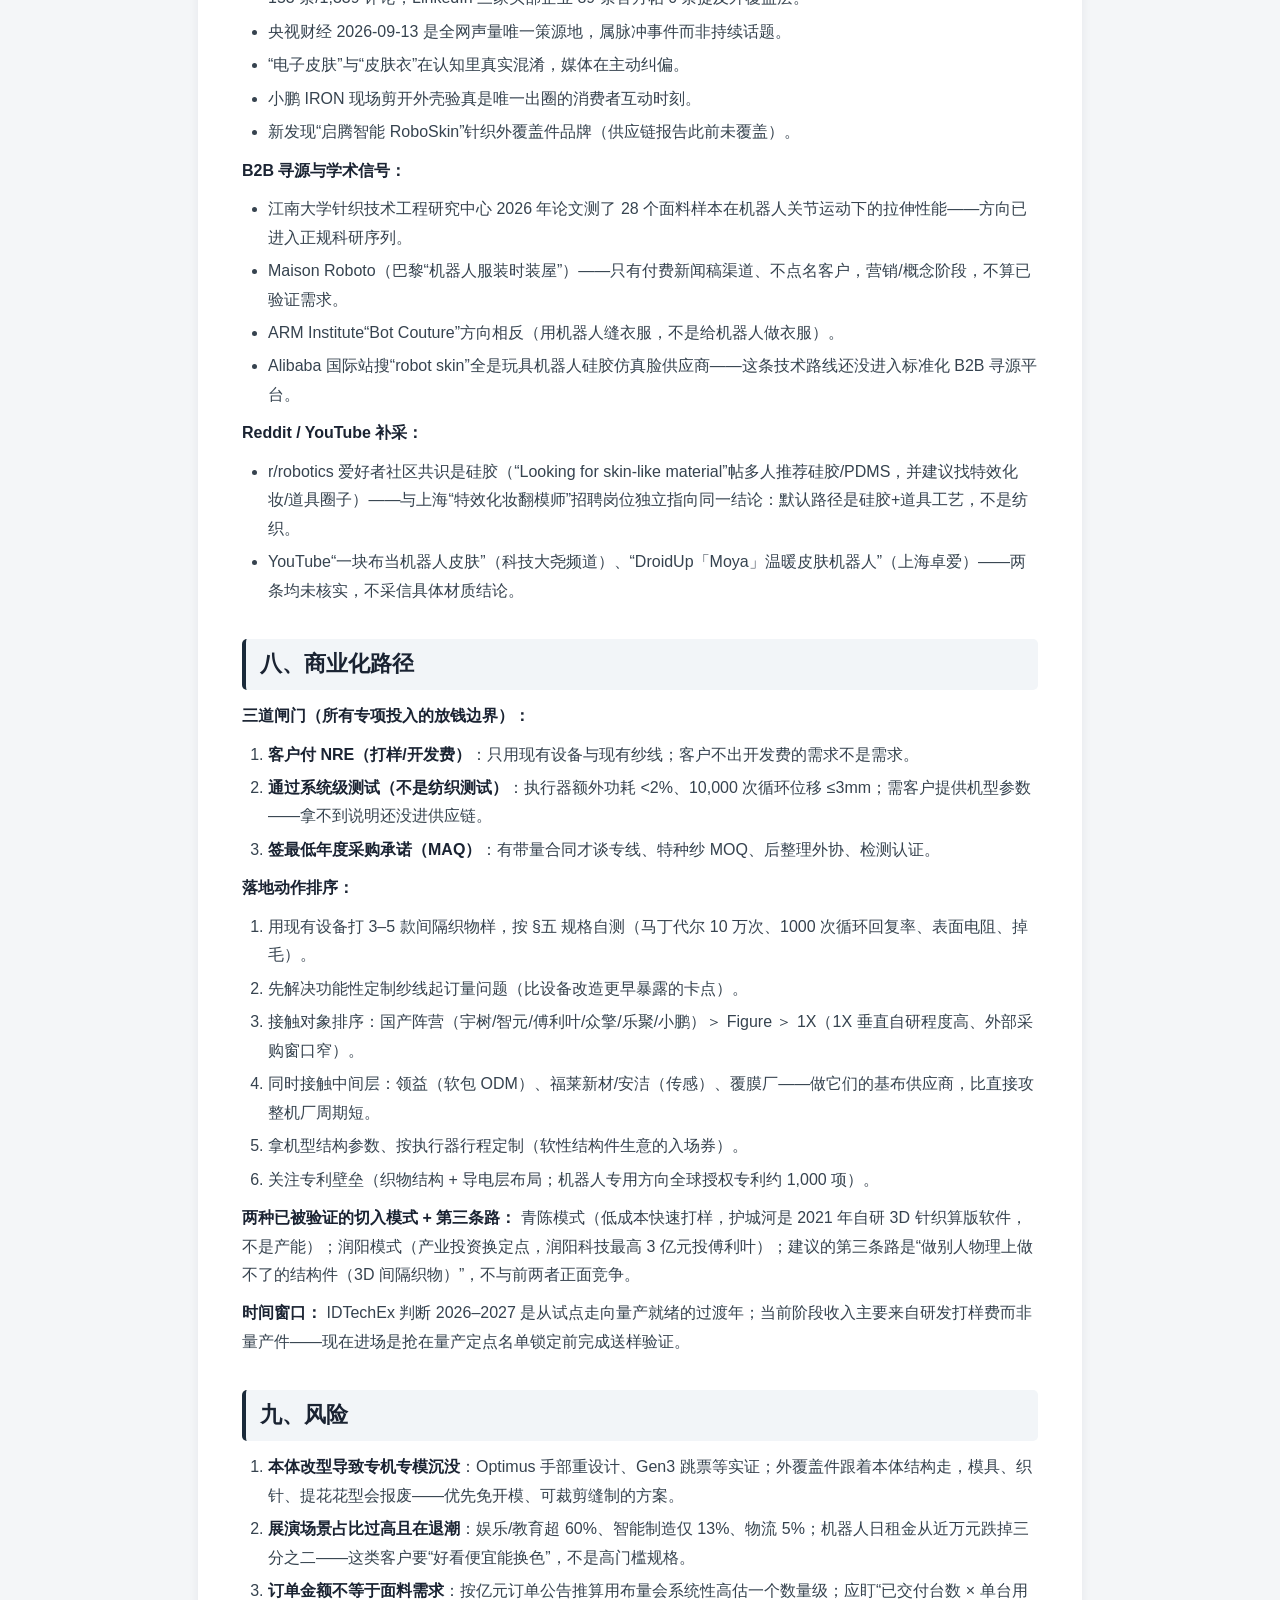
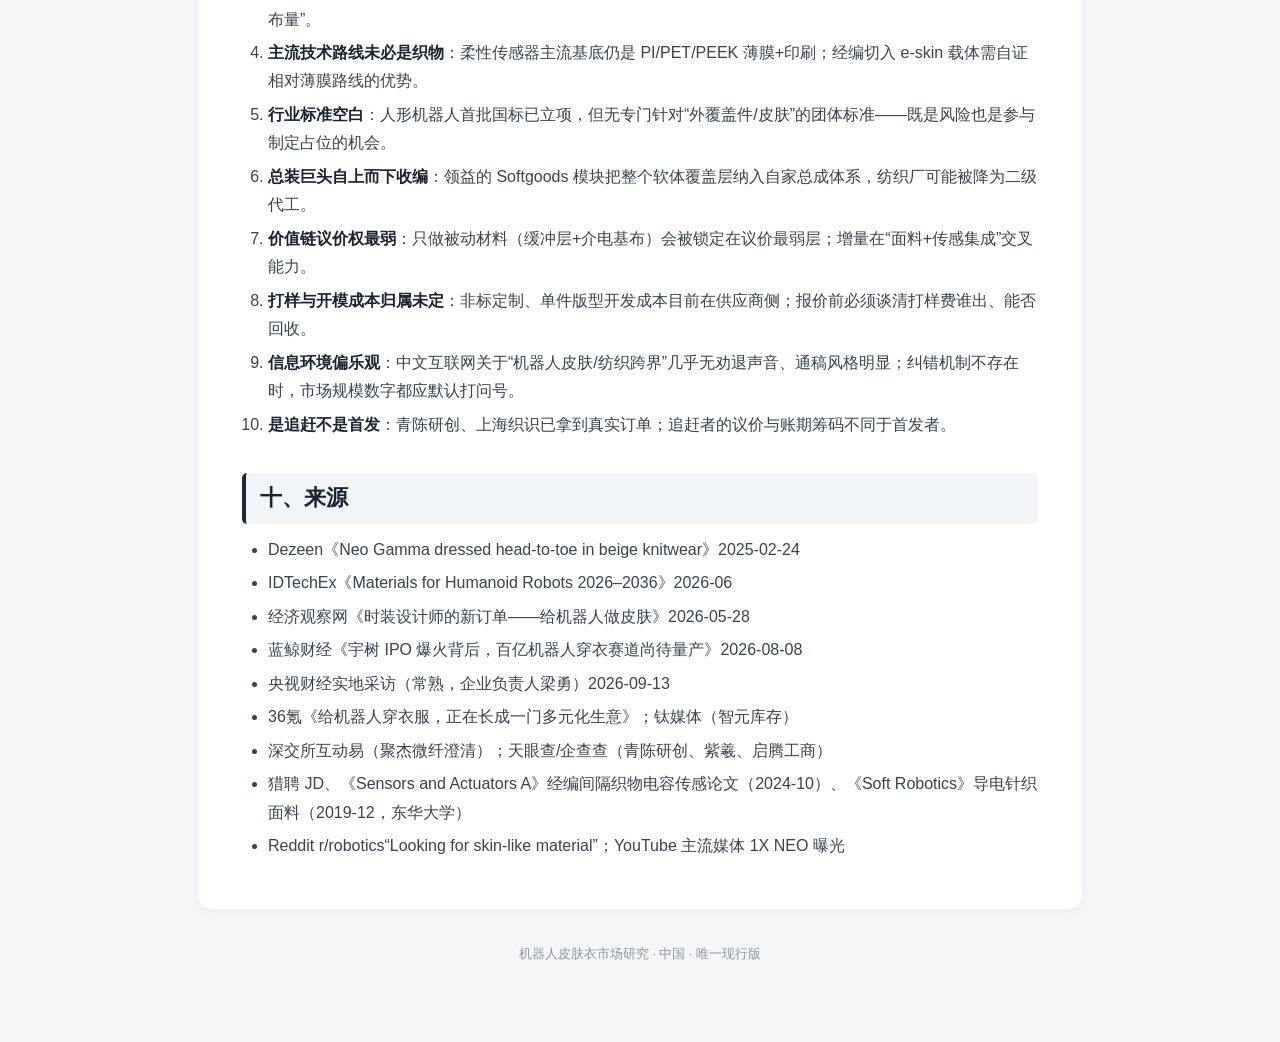
<file: china.html>
<!doctype html><html lang="zh-CN"><head>
<meta charset="utf-8"><meta name="viewport" content="width=device-width,initial-scale=1">
<title>中国｜机器人皮肤衣市场分析</title>
<link rel="stylesheet" href="assets/final.css">
</head><body><div class="wrap">
<nav class="nav"><a href="index.html">总览</a><a href="china.html" class="active">中国</a><a href="china-voc.html">中国·VOC洞察</a><a href="usa.html">美国</a><a href="japan.html">日本</a><a href="korea.html">韩国</a><a href="europe.html">欧洲</a><a href="middle-east.html">中东</a></nav>
<main class="doc">
<h1 id="中国机器人皮肤衣市场分析">中国｜机器人皮肤衣市场分析</h1>
<blockquote>
<p>中国是首批产品验证与客户共创市场：机器人服装、软体总成、柔性传感与演示服务同期萌芽。机会不在抢“大宗面料订单”，而在把材料转化为可通过系统测试的软性结构件，并拿到客户付费开发。</p>
</blockquote>
<h2 id="一市场结论">一、市场结论</h2>
<p>真实客户验收的是功耗、位移、耐久、热与维护，不是单一面料参数。已曝光的整件外衣标杆案例均走纬编/横编或复合路线，而非经编；经编的合理位点是<strong>较厚缓冲层、电容式介电基布、单肢体筒状护套</strong>，且必须绑定总成或传感方共同验证。</p>
<p>三条不可混用的判断：</p>
<ol type="1">
<li>机器人服装（可拆卸外衣）、柔性外覆盖（软性结构件）、电子皮肤（传感器）是三个不同产品层，市场规模不能互相替代。</li>
<li>中国面料端年需求上限约 <strong>4,800 万元</strong>（推导见 §2.4），是需求上限、非可服务市场；离“百亿级”还差 2–3 个数量级。</li>
<li>“经编独占”不成立——多关节分支整衣的拓扑与三维算版优势在横编；经编能做的简单管状无缝件也非独家。</li>
</ol>
<h2 id="二需求与量级">二、需求与量级</h2>
<h3 id="21-已进入产品定义层的真实案例">2.1 已进入产品定义层的真实案例</h3>
<table>
<thead>
<tr>
<th>机型</th>
<th>外覆盖方案</th>
<th>来源</th>
</tr>
</thead>
<tbody>
<tr>
<td>1X Neo Gamma</td>
<td>米色一体成型针织连体衣，岛精全成型横编机织尼龙，可机洗、降噪（噪声压到冰箱级）</td>
<td>Dezeen</td>
</tr>
<tr>
<td>小鹏 IRON</td>
<td>金属骨架 + 3D 聚合物点阵缓冲层 + 织物外层</td>
<td>IDTechEx 行研</td>
</tr>
<tr>
<td>Figure 03</td>
<td>针织面料 soft goods，设计阶段预埋服装附着点与低摩擦界面，免工具拆装、可机洗</td>
<td>Robot Couture 规格拆解</td>
</tr>
<tr>
<td>傅利叶 GR-3 / 小米 CyberOne V2</td>
<td>软包覆材，强调亲和触感与交互安全</td>
<td>行业媒体</td>
</tr>
</tbody>
</table>
<p>IDTechEx《Materials for Humanoid Robots 2026–2036》已把 skin（皮肤/外覆盖）与 frames、shells &amp; panels 并列为三大结构件细分，并单列“用于人形机器人皮肤与关节包覆件的新兴材料”章节。领益制造的表述更直接：头部客户已把软质纺织皮肤从“可选外观件”转为“标配功能件”。</p>
<h3 id="22-量级边界单点事实">2.2 量级边界（单点事实）</h3>
<table>
<thead>
<tr>
<th>指标</th>
<th>实际数字</th>
<th>来源</th>
</tr>
</thead>
<tbody>
<tr>
<td>最明确的皮肤衣出货量</td>
<td>上海紫羲科技 2025 全年约 1000 套，客户宇树/智元，多为展会/演示装</td>
<td>蓝鲸财经</td>
</tr>
<tr>
<td>租赁演出渠道需求</td>
<td>擎天租“皮肤周边”月超百单</td>
<td>具身研习社</td>
</tr>
<tr>
<td>A 股三家布局状态</td>
<td>南山智尚“无明确时间表”、旷达科技“前期阶段”、杰克科技“联合验证阶段”，截至 2026-08 均无确定订单</td>
<td>蓝鲸财经</td>
</tr>
<tr>
<td>针织设计公司阶段</td>
<td>青陈研创机器人业务与传统业务约 1:1，但针织软皮肤尚未量产（搭载机型大多未发布）</td>
<td>经济观察网</td>
</tr>
<tr>
<td>纺织龙头自述</td>
<td>“现在用量不大，都是按根或米数算的，不像渔网、防弹衣按吨卖”</td>
<td>南山智尚</td>
</tr>
</tbody>
</table>
<p>整机侧约束更硬：</p>
<ul>
<li>行业公开订单超 35 亿元，实际交付不足千台（36氪）。</li>
<li>智元 2025 出货约 5100 台，但 2026 Q1 新增产量 30–40% 进入成品库存（钛媒体）。</li>
<li>特斯拉 Optimus 至 2026 年中约 1000–1200 台内部部署、对外销售为零，已有八次量产里程碑推迟或改口。</li>
<li>Figure 02 在宝马 Spartanburg 工厂 11 个月仅部署 2 台。</li>
<li>优必选 2.5 亿元“全球单笔最大订单”，按 60 万元/台折算不足 700 台。</li>
<li>天太机器人万台级订单的采购方成立仅 12 天、核心人员交叉任职，真实性被公开质疑（21 经济网）。</li>
</ul>
<h3 id="23-三个广为流传数字的引用关系">2.3 三个广为流传数字的引用关系</h3>
<p><strong>数字 A：“1.3 万件 / 4 万套”——央视财经实地采访，追溯到企业主梁勇</strong></p>
<p>信源链条可完整上溯：</p>
<pre><code>央视财经（实地采访，点名常熟企业负责人「梁勇」） 2026-09-13
  ↓ 当天
21世纪经济报道 / 央视网 / 环球网 / 中金在线 / 新浪财经（均标注“来源：央视财经”）
  ↓ 同日
搜狐自媒体“群书治要”（AI 改写，未标引用来源）
  ↓
globaltextiletimes.com（印度贸易资讯站，英译搬运）</code></pre>
<p>对这笔订单的判断：<strong>可信度中等，可引用但必须标注为企业自报</strong>。三条限定——企业至今匿名（所有版本只写“这家企业”）、无工商/公告/政府侧佐证、数字为企业自报且电视台未做独立核实。因此不能当作确定订单或产能规划依据。</p>
<p><strong>数字 B：“全球机器人服饰及配件 25.4 亿 → 45 亿美元”——孤儿数字，不可用</strong></p>
<p>蓝鲸财经原文写法是“另有机构预测”，无机构名、无报告名、无链接；英文互联网零复现，Future Market Insights、MarketsandMarkets、Allied、Grand View、QY Research、Persistence 官网均无命中。反推隐含 CAGR ≈ (4.5/2.54)^(1/10)−1 ≈ 5.9%，而相邻品类预测为外骨骼 18.75%、电子皮肤 64.3%、灵巧手 11.9–21.7%、协作机器人 12.1%——新兴品类配成熟品类增速，口径可疑。该数字不能证明存在这样一份报告，不构成合格依据。</p>
<p><strong>数字 C：“152.5 万平方米”——同一面积，三种金额，口径在传播中漂移</strong></p>
<table>
<thead>
<tr>
<th>出处</th>
<th>折算金额</th>
<th>口径</th>
</tr>
</thead>
<tbody>
<tr>
<td>GGII 原始面积预测</td>
<td>—</td>
<td>2030 年需求面积 152.5 万 m²</td>
</tr>
<tr>
<td>安信基金《具身智能基础设施白皮书》</td>
<td>274 亿元</td>
<td>明确限定“国内”</td>
</tr>
<tr>
<td>另一条转载链路</td>
<td>190–270 亿元</td>
<td>部分转载把“国内”悄悄改成“全球”</td>
</tr>
<tr>
<td>共研产业研究院（不同体系）</td>
<td>90.5 亿元</td>
<td>纯金额口径，无配对面积</td>
</tr>
</tbody>
</table>
<p>共研的 90.5 亿与 GGII 系的 274 亿量级差约 3 倍、统计口径根本不同，却常被同一批文章并列引用，制造“多机构印证”的错觉。关键是没有一篇文章公开换算方法论——每平方米单价基于什么（纯传感器、芯片、还是含基布载体的整套覆盖件成本）直接决定经编厂能分到多少，而它无人回答。</p>
<h3 id="24-自下而上重算">2.4 自下而上重算</h3>
<p>用可查出货量而非订单金额做分母：</p>
<table>
<thead>
<tr>
<th>机构</th>
<th>口径</th>
<th>2026</th>
</tr>
</thead>
<tbody>
<tr>
<td>GGII 高工机器人</td>
<td>中国人形机器人</td>
<td>8 万台（较 2025 年 +185%），价格下探则上修至 10 万台</td>
</tr>
<tr>
<td>高盛（2026-02）</td>
<td>全球人形机器人</td>
<td>5.1 万台（2027 年 7.6 万台）</td>
</tr>
<tr>
<td>IDC</td>
<td>中国</td>
<td>2026H1 约 2.3 万台 → 全年推算 4–6 万台</td>
</tr>
</tbody>
</table>
<pre><code>2026 中国出货量（多机构中位数）   5–8 万台
单机面料用量（估算：体表约 1.8m² + 分片损耗）  2–4 m²
面料端单价（功能性经编，估算）   50–150 元/m²
─────────────────────────────────
中国面料端年规模                ≈ 500 万 – 4,800 万元
整件成衣口径（300–1500 元/套）  ≈ 0.6 – 4.5 亿元</code></pre>
<p>结论：中国“机器人皮肤衣”面料端真实年盘子在千万元级，成衣口径在亿元级早期；离“百亿级”仍有 2–3 个数量级差距——“百亿”是远期/全球/宽口径叙事。单机面料用量与单价为估算值，非引用数据。</p>
<p><strong>两条不能用来上修的诱人推论：</strong></p>
<ol type="1">
<li>“一台配 6–8 套”是循环论证——其依据“4 万套已逼近整机出货量”中的 4 万套正是 §2.3 待验证数字，用存疑数字论证另一结论再反哺它，推理链不成立；目前只有间接暗示、无独立证据，不得计入测算。</li>
<li>四足机器狗/外骨骼不能同口径加总——宇树机器狗 2024 年销量 2.37 万台（占全球 69.75%）、中国外骨骼 2025 年约 2.6 万台，量级确实存在，但未找到机器狗/协作机器人采购同规格经编功能性面料的证据（机器狗外壳主流仍是塑料/尼龙布），产品逻辑不同，列为“待验证的潜在增量”。</li>
</ol>
<p>相对可信的锚点：中国人形机器人电子皮肤 2024 年仅 4.6 亿元（共研产业研究院）——连传感器这条更值钱的腿，全国盘子当年都不到 5 亿。</p>
<h2 id="三产品层与技术路线">三、产品层与技术路线</h2>
<p><strong>已曝光标杆全部绕开经编：</strong></p>
<table>
<thead>
<tr>
<th>案例</th>
<th>实际工艺</th>
</tr>
</thead>
<tbody>
<tr>
<td>1X Neo Gamma 连体衣</td>
<td>岛精全成型无缝横机（纬编）</td>
</tr>
<tr>
<td>青陈研创“3D 针织算版”</td>
<td>机器加减针直接织成型片（纬编/横机全成型）</td>
</tr>
<tr>
<td>软体期刊导电皮肤论文</td>
<td>罗纹针织（纬编）</td>
</tr>
<tr>
<td>领益机器人衣服</td>
<td>碳纤维支撑 + 医用级硅胶贴合层 + 透气网状织物（复合件）</td>
</tr>
</tbody>
</table>
<p>原因不是经编“做不出无缝”，而是拓扑限制：横编可局部短针做多分支曲面（跨肩/肘/髋），经编整排纱线集体运针、只能做管状/袋状单一拓扑（袜、内衣、鞋面、筒状护套），做多关节分支复合立体包覆超出能力。</p>
<p><strong>经编的两个真实位置（纬编做不了）：</strong></p>
<ol type="1">
<li><strong>平幅定向弹力布</strong>：机器人外覆盖主力结构是“经编涤纶混纺 + 20–30% 氨纶定向弹力布”，按执行器运动弧度做方向性设计。量大但白牌——科思创已在往 TPU 覆膜 + 经编弹性底布方向打，不锁定与覆膜厂的复合工艺合作就只能做被指定的底布。</li>
<li><strong>3D 间隔织物（两个细分）</strong>：
<ul>
<li>缓冲/冲击吸收层：限“较厚、大面积、非贴肤”场景（躯干护垫、非曲面衬垫），卖点是同等缓冲下额外透气散热、低掉毛。贴肤超薄（&lt;1.5mm）不与 3D 点阵正面竞争——小鹏 IRON 量产 E-Skin 实拆为“0.3mm 透明硅胶 + 0.8mm 3D 打印 TPU 蜂窝点阵 + 0.1mm 纳米纤维无纺布”，整体 IP67；实测菱形十二面体点阵足垫降低冲击力 82%（302.1 kN → 54.5 kN），点阵可按 CAD 任意点位调刚度，间隔织物靠织造参数分区、精细度差一个数量级。</li>
<li>电容式 e-skin 介电基布：市售聚酯经编间隔织物（厚度 3–20mm）已被同行评审论文直接用作电容式压力传感器介电层，灵敏度 60–240×10⁻³ kPa⁻¹ 归因于间隔层大厚度——经编厂可不碰传感器设计，只做“高一致性介电间隔基布”，门槛是厚度一致性、压缩回弹稳定性、批次介电常数波动。</li>
</ul></li>
<li><strong>单肢体末端筒状护套</strong>：指套、腕套、关节护套——经编能做管/袋状单一拓扑无缝件。</li>
</ol>
<p><strong>导电基布性能天花板（做 e-skin 载体时对标）：</strong> 东华大学《Soft Robotics》（2019-12）实证——电阻在单向拉伸 425% 应变、三维平均膜应变 300% 下仍稳定；20% 拉伸下 &gt;120 万次循环；耐磨 10,000 次；导电通路用涡流纺 50μm 超细金属丝包芯纱织入。注意该篇用罗纹针织（纬编），经编路线需自行补齐拉伸-电阻稳定性实测。</p>
<h2 id="四玩家全景八类">四、玩家全景（八类）</h2>
<table>
<thead>
<tr>
<th>类别</th>
<th>代表与细节</th>
<th>到什么程度</th>
</tr>
</thead>
<tbody>
<tr>
<td>针织设计/算版</td>
<td>青陈研创 KNITREA——工商全称“上海青陈时尚文化有限公司”，统一社会信用代码 91310117MA1J4UJ94B；法定代表人过今未（持股 10%）、实控人丁罕青（持股 90%，任监事）；2020-12-14 成立，注册资本 100 万；行业类别“其他文化艺术业（R8890）”，2025 年报参保仅 2 人，经营范围无任何织造/针织生产设备类目；2026-06-09 申请“ROBOSKIN”商标</td>
<td>机器人业务与传统业务约 1:1，客户含具身智能/医疗康养/灵巧手，疑似矩阵超智 MATRIX-3；尚未量产；工商登记表明大概率无自有产线、织造外包</td>
</tr>
<tr>
<td>针织外覆件</td>
<td>东莞启腾智能（RoboSkin，2015-12-11 成立，注册资本 50 万，法定代表人唐芳艳；AGIC 2026 深圳展 12C6）</td>
<td>服务/人形/教育机器人 OEM 的针织外覆层打样到小批量方案商</td>
</tr>
<tr>
<td>软体总成 ODM</td>
<td>领益制造 Softgoods</td>
<td>碳纤维支撑 + 医用级硅胶贴合层 + 透气网状织物，OEM/ODM</td>
</tr>
<tr>
<td>传统纺织龙头</td>
<td>南山智尚 300918</td>
<td>拟 4.91 亿元投建机织差异化功能面料，明列“人形机器人包覆材料”；8 万吨锦纶长丝产线；UHMWPE 腱绳已拿小批量订单；与均胜电子合作织物基柔性触觉传感</td>
</tr>
<tr>
<td>成衣</td>
<td>上海紫羲科技——统一社会信用代码 91310114765551437F；法定代表人/实控人雷文（持股 96%）；2004-07-23 成立，2004–2022-05 曾用名“上海紫羲服饰”后改名“科技”；注册资本 500 万（实缴 50 万），2025 年报参保 6 人；2026-01-30 获授权实用新型专利“智能加热机器人防护服”；关联品牌“江心实业/硅族智能”未核实</td>
<td>2025 约 1000 套，客户宇树/智元，多为演示装；“1000 套”仍只有腾讯新闻单一信源，未交叉验证</td>
</tr>
<tr>
<td>TPU / 硅胶</td>
<td>科思创 Desmopan（40 Shore A–80 Shore D）、万华化学、新安股份、道恩股份、华峰化学</td>
<td>科思创同时提供水性 PU 织物涂层方案</td>
</tr>
<tr>
<td>柔性传感</td>
<td>福莱新材（≤120μm、响应&lt;5ms、良率 92%、客户含特斯拉/宇树）、安洁科技（已过 Optimus Gen2 送样）、上海织识（2022 成立，小米系汉兴资本，织物压力传感器已过车规、与东方电热合作，计划 2026 年建 50 万件电子皮肤产能）</td>
<td>主流量产路线仍是薄膜印刷电极，织物路线在 Tier-1 验证队列中属少数派</td>
</tr>
<tr>
<td>运动品牌</td>
<td>李宁（与北京人形机器人创新中心共建运动科学联合实验室）、安踏（与宇树、港理工南京共建研究基地）</td>
<td>运动学壁垒上有先发优势</td>
</tr>
<tr>
<td>租赁/演出</td>
<td>擎天租</td>
<td>皮肤周边月超百单</td>
</tr>
</tbody>
</table>
<p><strong>两个关门信号：</strong> ① 1X 在加州 Hayward 自建工厂，把针织软件（knitted soft goods）做成自制——最标志性的针织外衣客户对外部代工关门，机会窗口在 Figure 与国产阵营；② 织物基 e-skin 的知识产权壁垒不在纱线，而在“织物结构设计 + 导电层布局”（常熟汽饰与荷兰 Brighter Signals 合作专利覆盖织物结构、导电层布局、信号算法三层）。</p>
<p><strong>零关联的传统纺织龙头</strong>：申洲国际、健盛集团均未查到机器人服装/皮肤业务（机器人仅用于自身工厂搬运/自动化）；杰克科技 2000 台机器人协议是“机器人进服装厂当工人”（裁剪/缝制/熨烫），不是“机器人穿的衣服”。</p>
<h2 id="四补招聘实测机器人皮肤相关岗位猎聘直读">四·补、招聘实测：机器人皮肤相关岗位（猎聘直读）</h2>
<p><strong>招聘 JD（猎聘免登录，6 个真实在招岗位）</strong>：</p>
<table>
<thead>
<tr>
<th>岗位</th>
<th>公司</th>
<th>地点</th>
<th>薪资</th>
<th>路线</th>
</tr>
</thead>
<tbody>
<tr>
<td>具身机器人-仿生皮肤材料工程师</td>
<td>某游戏行业转型公司（100–499 人）</td>
<td>上海杨浦</td>
<td>45–75k·15 薪</td>
<td>猎头岗</td>
</tr>
<tr>
<td>特效化妆翻模师（仿生机器人方向）</td>
<td>上海中露科技集团</td>
<td>上海杨浦</td>
<td>16–35k</td>
<td>硅胶/翻模特效化妆</td>
</tr>
<tr>
<td>特效化妆翻模师</td>
<td>上海禹桐企业管理服务</td>
<td>上海杨浦</td>
<td>15–30k</td>
<td>翻模/特效化妆</td>
</tr>
<tr>
<td>研发总监（柔性传感）</td>
<td>深圳三利谱光电（上市）</td>
<td>深圳光明</td>
<td>30–60k</td>
<td>柔性传感器</td>
</tr>
<tr>
<td>机器人电子皮肤研发工程师（材料/工艺）×2</td>
<td>深圳三利谱光电</td>
<td>深圳光明</td>
<td>15–25k</td>
<td>电子皮肤/柔性电子</td>
</tr>
<tr>
<td>材料配方工程师（硅胶+聚氨酯改性）</td>
<td>硅肌智能</td>
<td>东莞寮步</td>
<td>25–30k</td>
<td>硅胶+聚氨酯改性</td>
</tr>
</tbody>
</table>
<p>要点：6 个岗位路线分布是电子皮肤/传感器（三利谱 3 个）+ 硅胶翻模/特效化妆（上海 2 个）+ 硅胶聚氨酯改性（硅肌智能 1 个）——零个经编/针织/纺织路线；单独搜“经编+机器人”返回 0 条。</p>
<h2 id="五准入规格与系统验收">五、准入规格与系统验收</h2>
<p><strong>纺织侧（供应商自定目标值，作打样自测起点）：</strong></p>
<table>
<thead>
<tr>
<th>项目</th>
<th>目标值</th>
</tr>
</thead>
<tbody>
<tr>
<td>耐磨</td>
<td>≥100,000 次马丁代尔循环（高端人用工装仅 20,000–40,000 次）</td>
</tr>
<tr>
<td>弹性回复</td>
<td>最大伸长下 1,000 次循环后回复率 ≥98%</td>
</tr>
<tr>
<td>抗静电</td>
<td>表面电阻 &lt;10⁹ Ω/sq，须本征抗静电或永久导电整理</td>
</tr>
<tr>
<td>掉毛</td>
<td>ISO 9073-10，3 级以上淘汰（落纤堵散热风道、污染光学传感器）</td>
</tr>
<tr>
<td>耐温</td>
<td>执行器壳体附近持续 65°C 不劣化</td>
</tr>
<tr>
<td>阻燃</td>
<td>UL94 V-0（用于 TPU/硅胶子件，不替代整件场景火灾要求）</td>
</tr>
</tbody>
</table>
<p><strong>机电侧（真正决定成败的验收判据）：</strong></p>
<ul>
<li>装上面料后执行器额外功耗 &gt;2% 即判该片区设计不合格。</li>
<li>10,000 次循环后面料位移不得超过 3 mm。</li>
<li>面料按具体机型执行器行程定制：小鹏 IRON 脊柱 4.2cm 行程配 7mm 深褶；Figure 03 颈部 2.8cm 行程配 5mm 浅褶。</li>
</ul>
<p>这改变了生意性质：不是“卖面料”，是“卖软性结构件”——供货方必须拿到机型结构参数、深度参与工程协同，拿不到参数等于还没进供应链。</p>
<p><strong>打样阶段的真实卡点：</strong> 防水、防污、阻燃、耐磨靠功能性定制纱线实现，而定制特种纱线起订量高、供货周期长（经济观察网采访点名）。</p>
<h2 id="六供应链与价格">六、供应链与价格</h2>
<ul>
<li><strong>价格天花板</strong>：服装（外覆盖件）占机器人本体售价一旦超过 15%，商业逻辑难以自洽（蓝鲸财经）。</li>
<li><strong>分机型反推的绝对上限</strong>：松延动力 Bumi 9,998 元 → ~1,500 元；宇树 R1 3.99 万元 → ~6,000 元；宇树 G1 约 9.9 万元 → ~1.5 万元；智元主力机型硬件成本 50 万元（目标降至 20 万以下）→ 3 万/7.5 万元。</li>
<li><strong>现实锚点</strong>：织物外覆盖件作为非核心部件，合理区间在整机售价 1–3%；电子皮肤（传感器口径）占整机价值量约 4%、规模化后或降到 2%。</li>
<li><strong>价格战实时压缩空间</strong>：整机价从百万级下探到 9,998 元，智元目标把单台硬件成本从 50 万压到 20 万以下；外覆盖件是最先被压价的非核心部件。</li>
<li><strong>报价须拆五层</strong>：开发费 / 材料 / 结构加工 / 装配测试 / 维护件——不得用整机售价、订单公告或电子皮肤模组价格倒推原料布价（价值链层级错配）。</li>
<li><strong>参考点</strong>：巴黎高定机器人夹克 5,500 欧元（约 4.5 万元），是展演件，不代表量产带。</li>
</ul>
<h2 id="七需求与-voc-信号">七、需求与 VOC 信号</h2>
<p><strong>平台语料（TikHub 穷举，2026-09-16/17）：</strong></p>
<ul>
<li>国内 6 平台（抖音/小红书/知乎/B站/公众号/视频号）共 1,943 条内容、8,272 条评论；Instagram 9 个关键词 153 条/1,339 评论；LinkedIn 三家头部企业 89 条官方帖 0 条提及外覆盖层。</li>
<li>央视财经 2026-09-13 是全网声量唯一策源地，属脉冲事件而非持续话题。</li>
<li>“电子皮肤”与“皮肤衣”在认知里真实混淆，媒体在主动纠偏。</li>
<li>小鹏 IRON 现场剪开外壳验真是唯一出圈的消费者互动时刻。</li>
<li>新发现“启腾智能 RoboSkin”针织外覆盖件品牌（供应链报告此前未覆盖）。</li>
</ul>
<p><strong>B2B 寻源与学术信号：</strong></p>
<ul>
<li>江南大学针织技术工程研究中心 2026 年论文测了 28 个面料样本在机器人关节运动下的拉伸性能——方向已进入正规科研序列。</li>
<li>Maison Roboto（巴黎“机器人服装时装屋”）——只有付费新闻稿渠道、不点名客户，营销/概念阶段，不算已验证需求。</li>
<li>ARM Institute“Bot Couture”方向相反（用机器人缝衣服，不是给机器人做衣服）。</li>
<li>Alibaba 国际站搜“robot skin”全是玩具机器人硅胶仿真脸供应商——这条技术路线还没进入标准化 B2B 寻源平台。</li>
</ul>
<p><strong>Reddit / YouTube 补采：</strong></p>
<ul>
<li>r/robotics 爱好者社区共识是硅胶（“Looking for skin-like material”帖多人推荐硅胶/PDMS，并建议找特效化妆/道具圈子）——与上海“特效化妆翻模师”招聘岗位独立指向同一结论：默认路径是硅胶+道具工艺，不是纺织。</li>
<li>YouTube“一块布当机器人皮肤”（科技大尧频道）、“DroidUp「Moya」温暖皮肤机器人”（上海卓爱）——两条均未核实，不采信具体材质结论。</li>
</ul>
<h2 id="八商业化路径">八、商业化路径</h2>
<p><strong>三道闸门（所有专项投入的放钱边界）：</strong></p>
<ol type="1">
<li><strong>客户付 NRE（打样/开发费）</strong>：只用现有设备与现有纱线；客户不出开发费的需求不是需求。</li>
<li><strong>通过系统级测试（不是纺织测试）</strong>：执行器额外功耗 &lt;2%、10,000 次循环位移 ≤3mm；需客户提供机型参数——拿不到说明还没进供应链。</li>
<li><strong>签最低年度采购承诺（MAQ）</strong>：有带量合同才谈专线、特种纱 MOQ、后整理外协、检测认证。</li>
</ol>
<p><strong>落地动作排序：</strong></p>
<ol type="1">
<li>用现有设备打 3–5 款间隔织物样，按 §五 规格自测（马丁代尔 10 万次、1000 次循环回复率、表面电阻、掉毛）。</li>
<li>先解决功能性定制纱线起订量问题（比设备改造更早暴露的卡点）。</li>
<li>接触对象排序：国产阵营（宇树/智元/傅利叶/众擎/乐聚/小鹏）＞ Figure ＞ 1X（1X 垂直自研程度高、外部采购窗口窄）。</li>
<li>同时接触中间层：领益（软包 ODM）、福莱新材/安洁（传感）、覆膜厂——做它们的基布供应商，比直接攻整机厂周期短。</li>
<li>拿机型结构参数、按执行器行程定制（软性结构件生意的入场券）。</li>
<li>关注专利壁垒（织物结构 + 导电层布局；机器人专用方向全球授权专利约 1,000 项）。</li>
</ol>
<p><strong>两种已被验证的切入模式 + 第三条路：</strong> 青陈模式（低成本快速打样，护城河是 2021 年自研 3D 针织算版软件，不是产能）；润阳模式（产业投资换定点，润阳科技最高 3 亿元投傅利叶）；建议的第三条路是“做别人物理上做不了的结构件（3D 间隔织物）”，不与前两者正面竞争。</p>
<p><strong>时间窗口：</strong> IDTechEx 判断 2026–2027 是从试点走向量产就绪的过渡年；当前阶段收入主要来自研发打样费而非量产件——现在进场是抢在量产定点名单锁定前完成送样验证。</p>
<h2 id="九风险">九、风险</h2>
<ol type="1">
<li><strong>本体改型导致专机专模沉没</strong>：Optimus 手部重设计、Gen3 跳票等实证；外覆盖件跟着本体结构走，模具、织针、提花花型会报废——优先免开模、可裁剪缝制的方案。</li>
<li><strong>展演场景占比过高且在退潮</strong>：娱乐/教育超 60%、智能制造仅 13%、物流 5%；机器人日租金从近万元跌掉三分之二——这类客户要“好看便宜能换色”，不是高门槛规格。</li>
<li><strong>订单金额不等于面料需求</strong>：按亿元订单公告推算用布量会系统性高估一个数量级；应盯“已交付台数 × 单台用布量”。</li>
<li><strong>主流技术路线未必是织物</strong>：柔性传感器主流基底仍是 PI/PET/PEEK 薄膜+印刷；经编切入 e-skin 载体需自证相对薄膜路线的优势。</li>
<li><strong>行业标准空白</strong>：人形机器人首批国标已立项，但无专门针对“外覆盖件/皮肤”的团体标准——既是风险也是参与制定占位的机会。</li>
<li><strong>总装巨头自上而下收编</strong>：领益的 Softgoods 模块把整个软体覆盖层纳入自家总成体系，纺织厂可能被降为二级代工。</li>
<li><strong>价值链议价权最弱</strong>：只做被动材料（缓冲层+介电基布）会被锁定在议价最弱层；增量在“面料+传感集成”交叉能力。</li>
<li><strong>打样与开模成本归属未定</strong>：非标定制、单件版型开发成本目前在供应商侧；报价前必须谈清打样费谁出、能否回收。</li>
<li><strong>信息环境偏乐观</strong>：中文互联网关于“机器人皮肤/纺织跨界”几乎无劝退声音、通稿风格明显；纠错机制不存在时，市场规模数字都应默认打问号。</li>
<li><strong>是追赶不是首发</strong>：青陈研创、上海织识已拿到真实订单；追赶者的议价与账期筹码不同于首发者。</li>
</ol>
<h2 id="十来源">十、来源</h2>
<ul>
<li>Dezeen《Neo Gamma dressed head-to-toe in beige knitwear》2025-02-24</li>
<li>IDTechEx《Materials for Humanoid Robots 2026–2036》2026-06</li>
<li>经济观察网《时装设计师的新订单——给机器人做皮肤》2026-05-28</li>
<li>蓝鲸财经《宇树 IPO 爆火背后，百亿机器人穿衣赛道尚待量产》2026-08-08</li>
<li>央视财经实地采访（常熟，企业负责人梁勇）2026-09-13</li>
<li>36氪《给机器人穿衣服，正在长成一门多元化生意》；钛媒体（智元库存）</li>
<li>深交所互动易（聚杰微纤澄清）；天眼查/企查查（青陈研创、紫羲、启腾工商）</li>
<li>猎聘 JD、《Sensors and Actuators A》经编间隔织物电容传感论文（2024-10）、《Soft Robotics》导电针织面料（2019-12，东华大学）</li>
<li>Reddit r/robotics“Looking for skin-like material”；YouTube 主流媒体 1X NEO 曝光</li>
</ul>

</main>
<p class="foot">机器人皮肤衣市场研究 · 中国 · 唯一现行版</p>
</div></body></html>
</file>
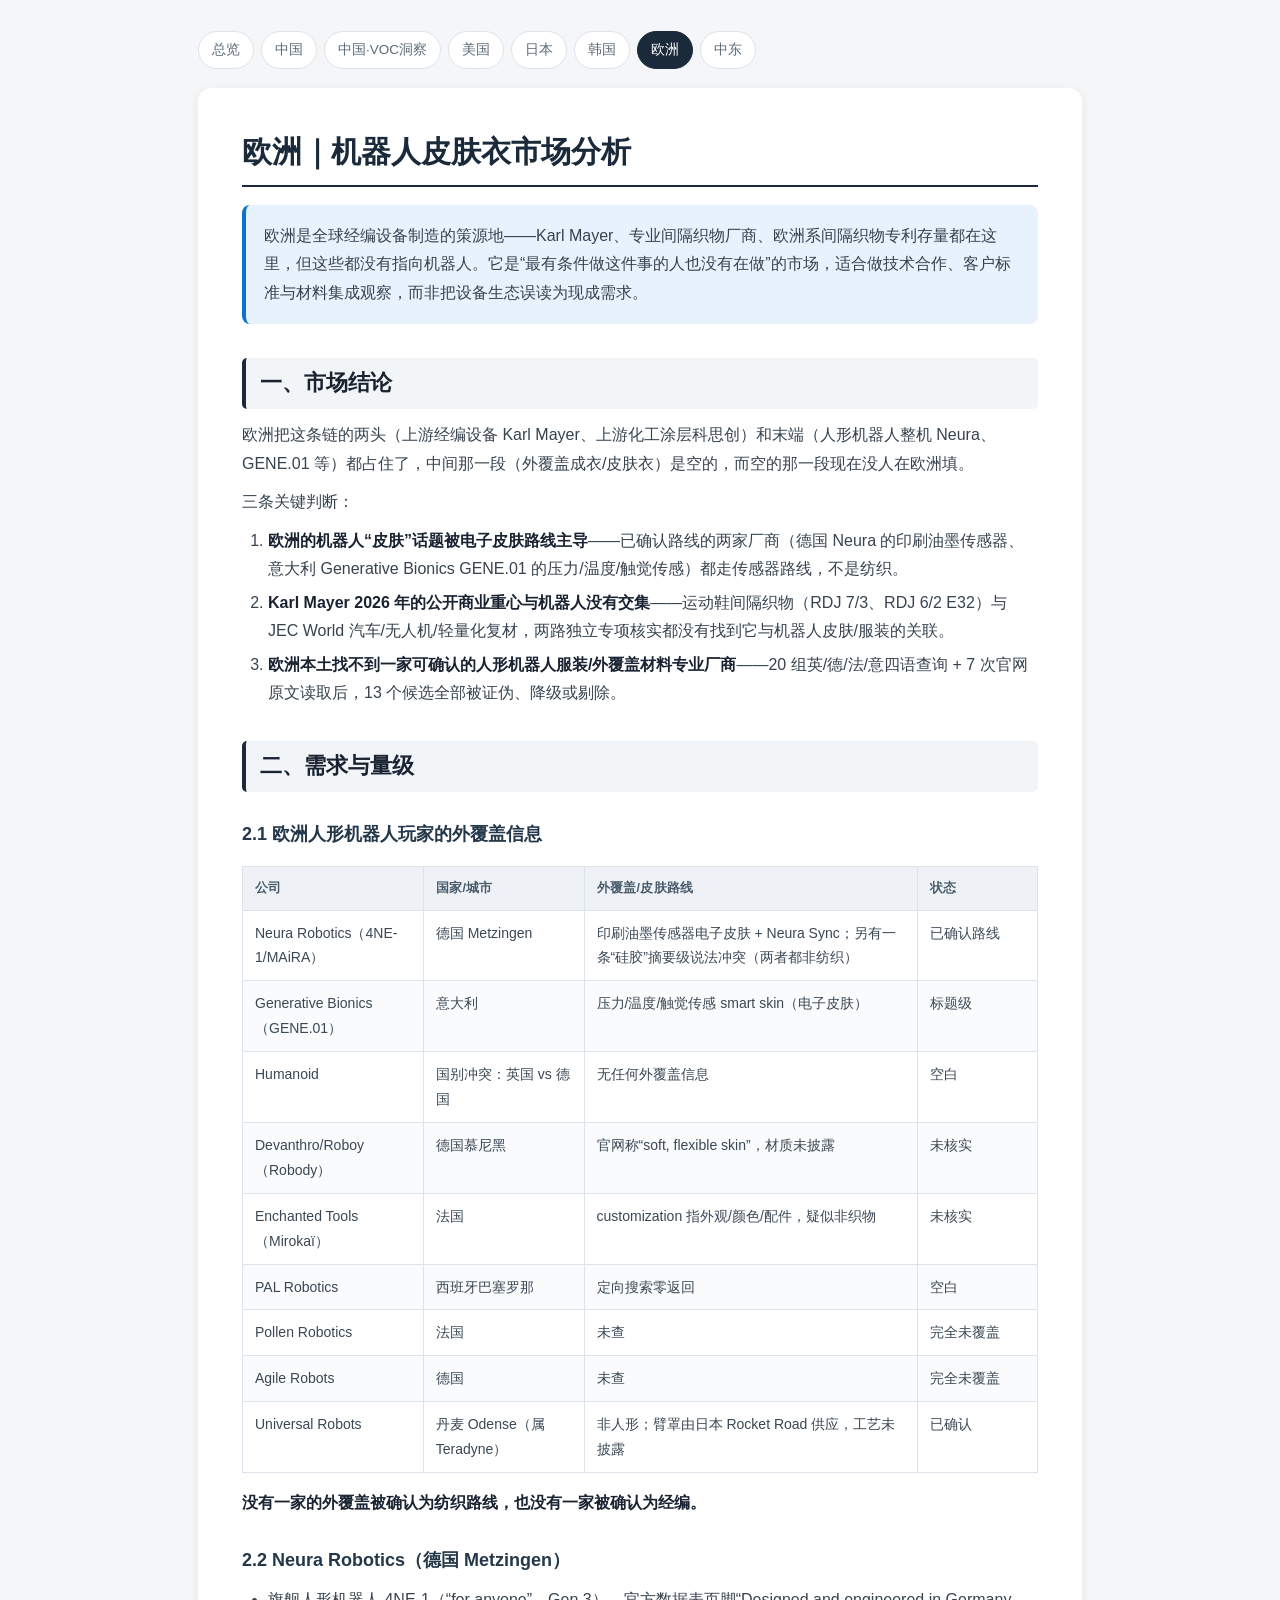
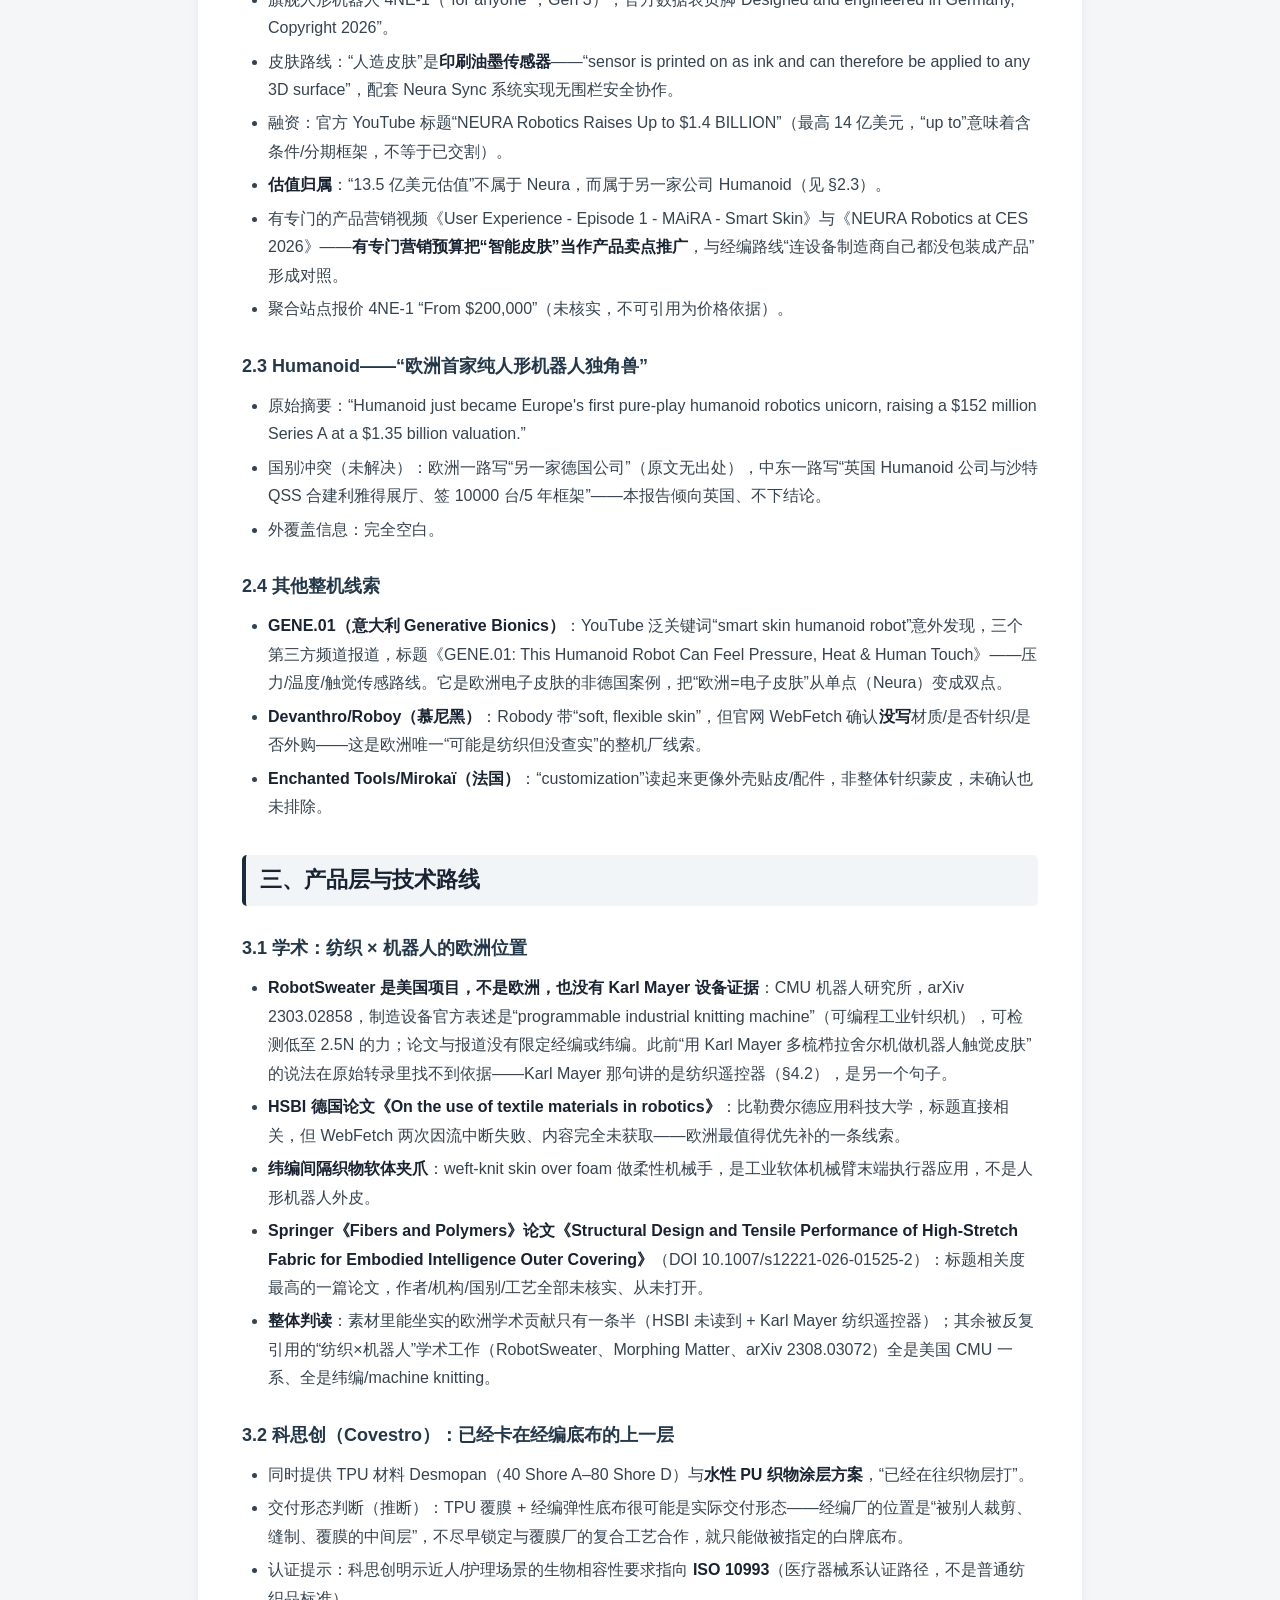
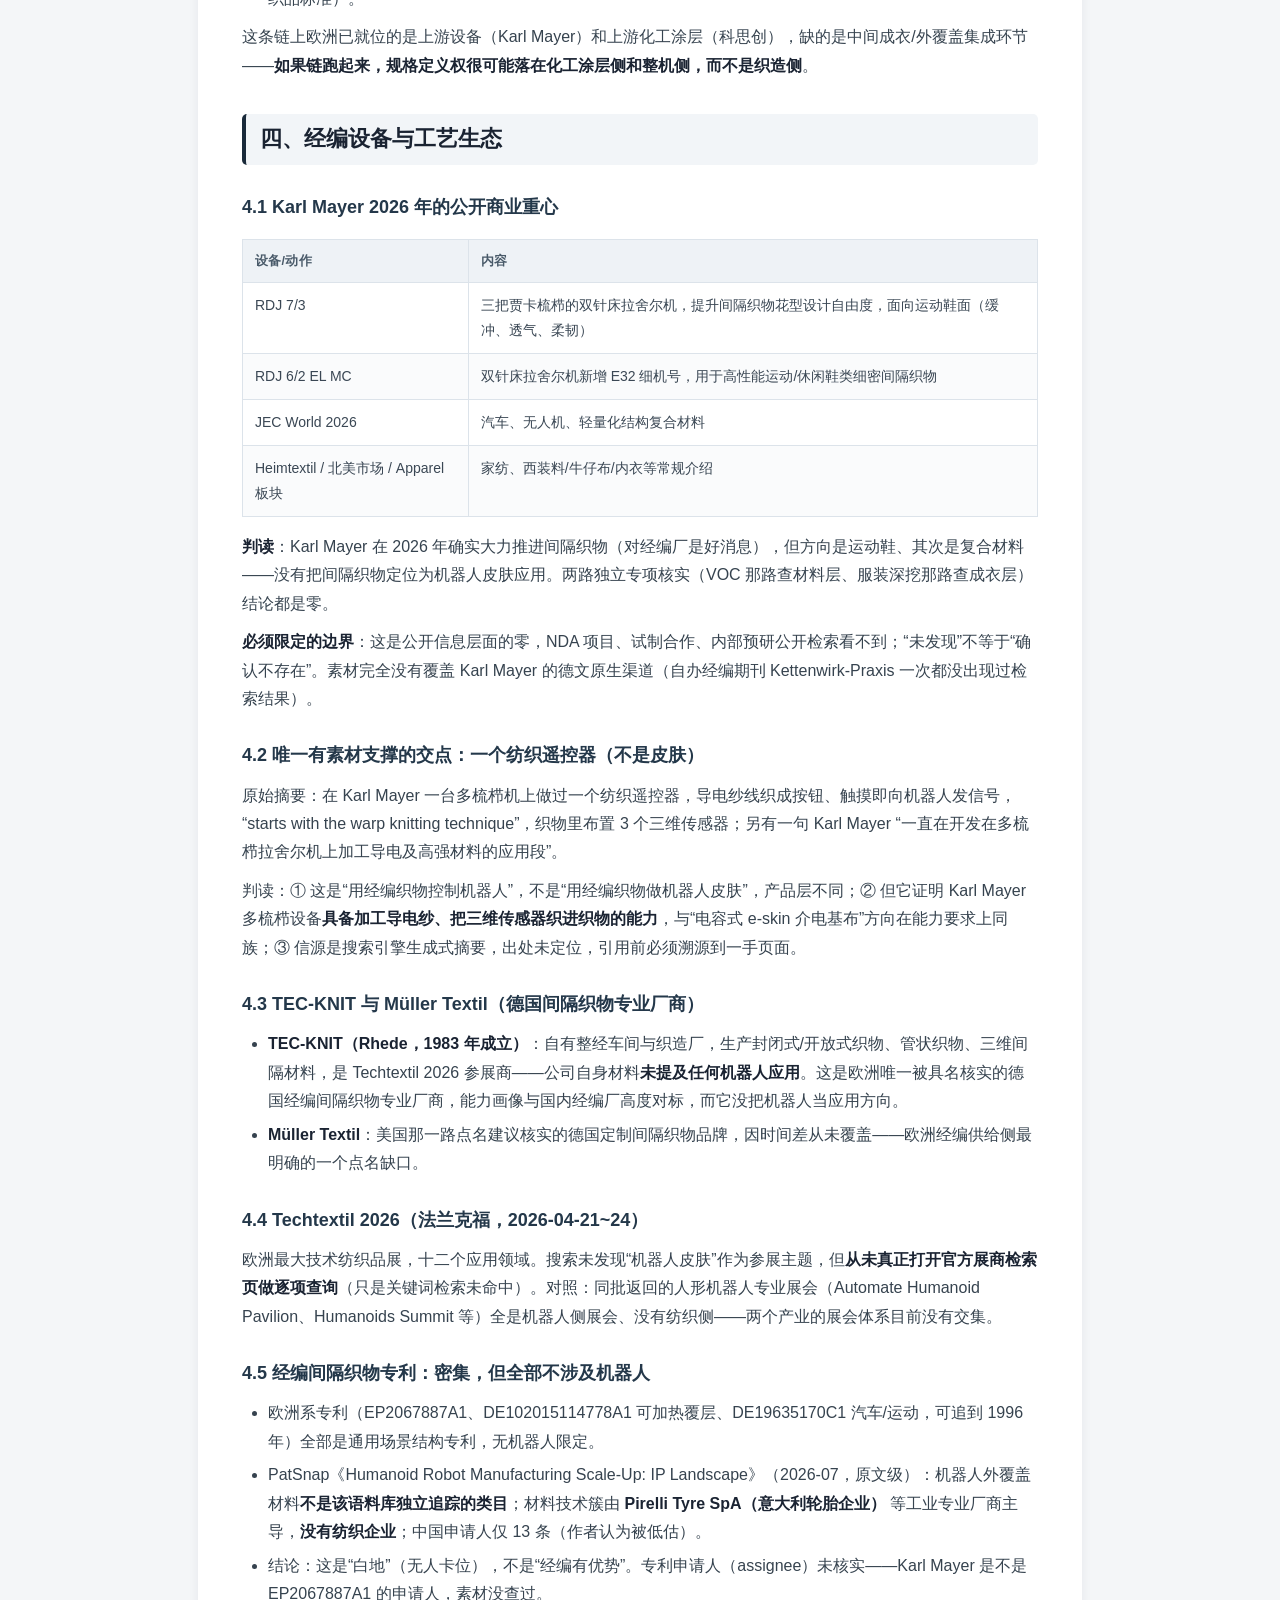
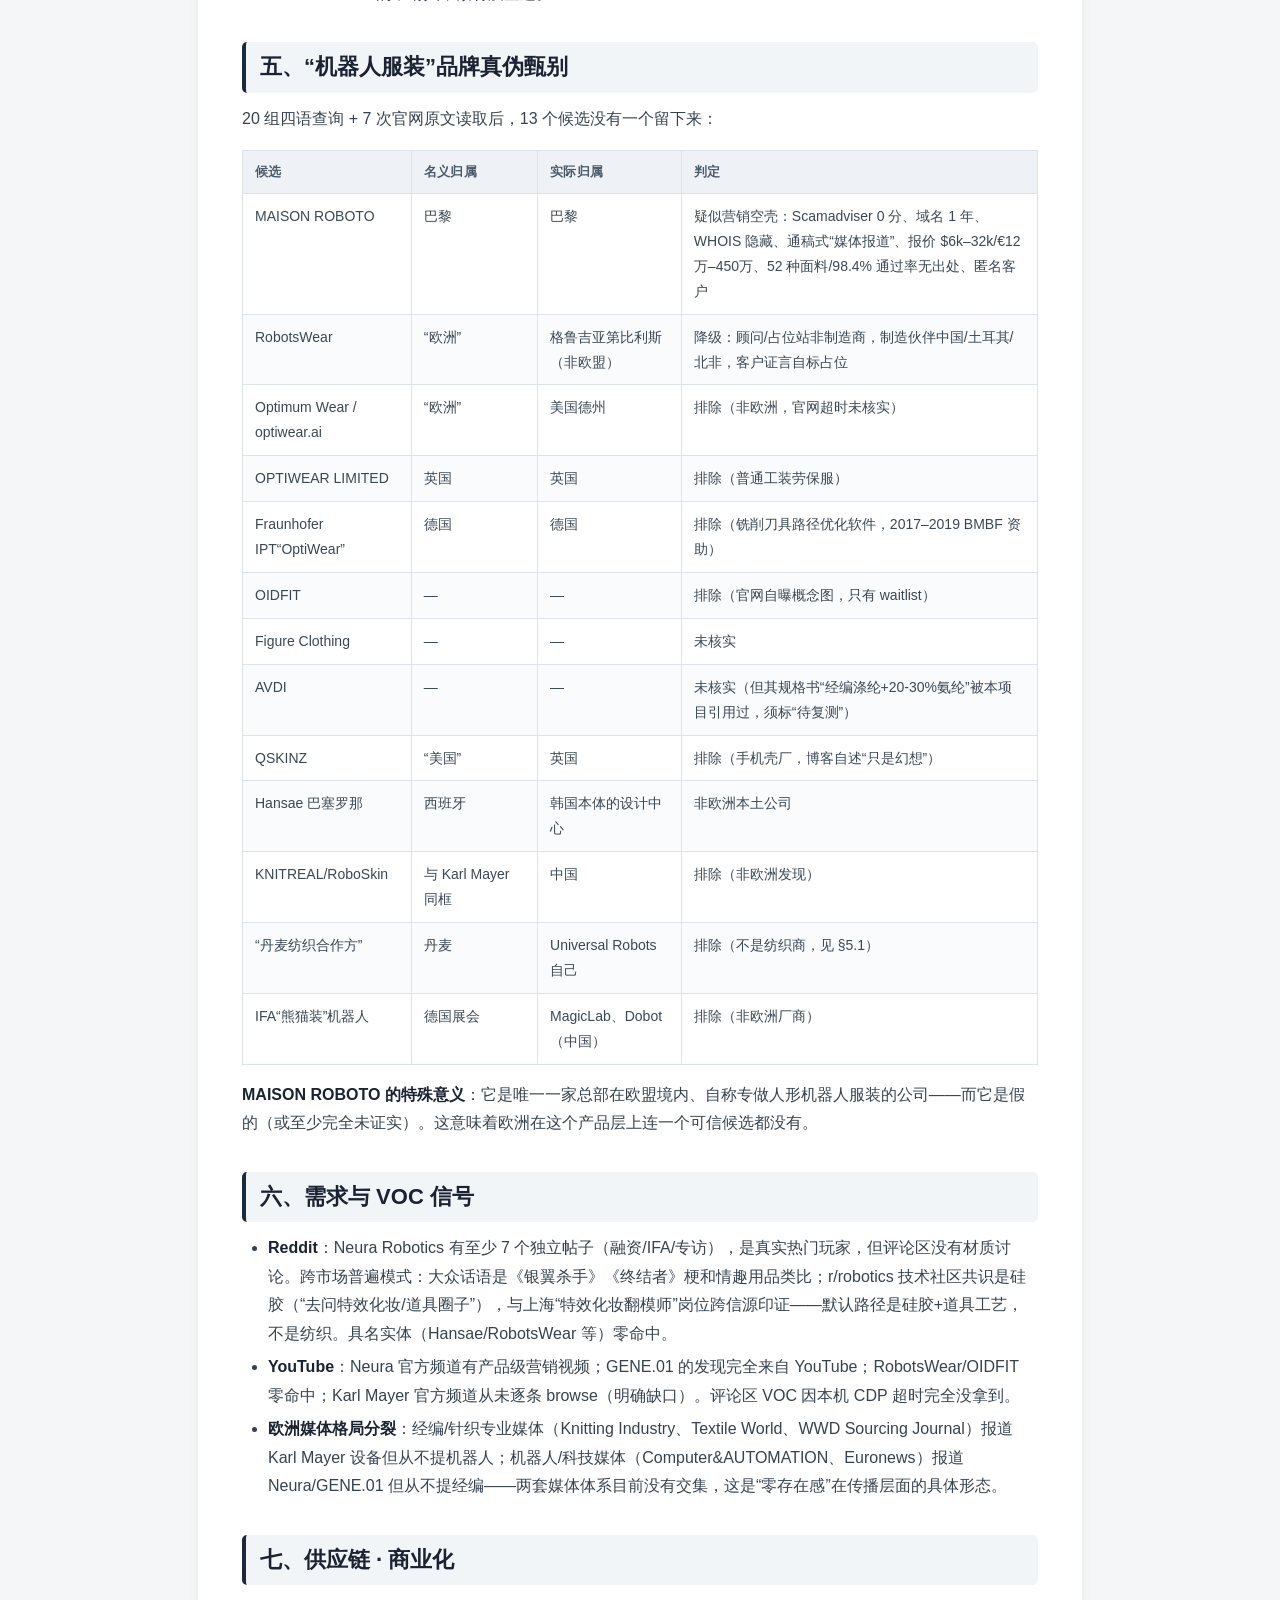
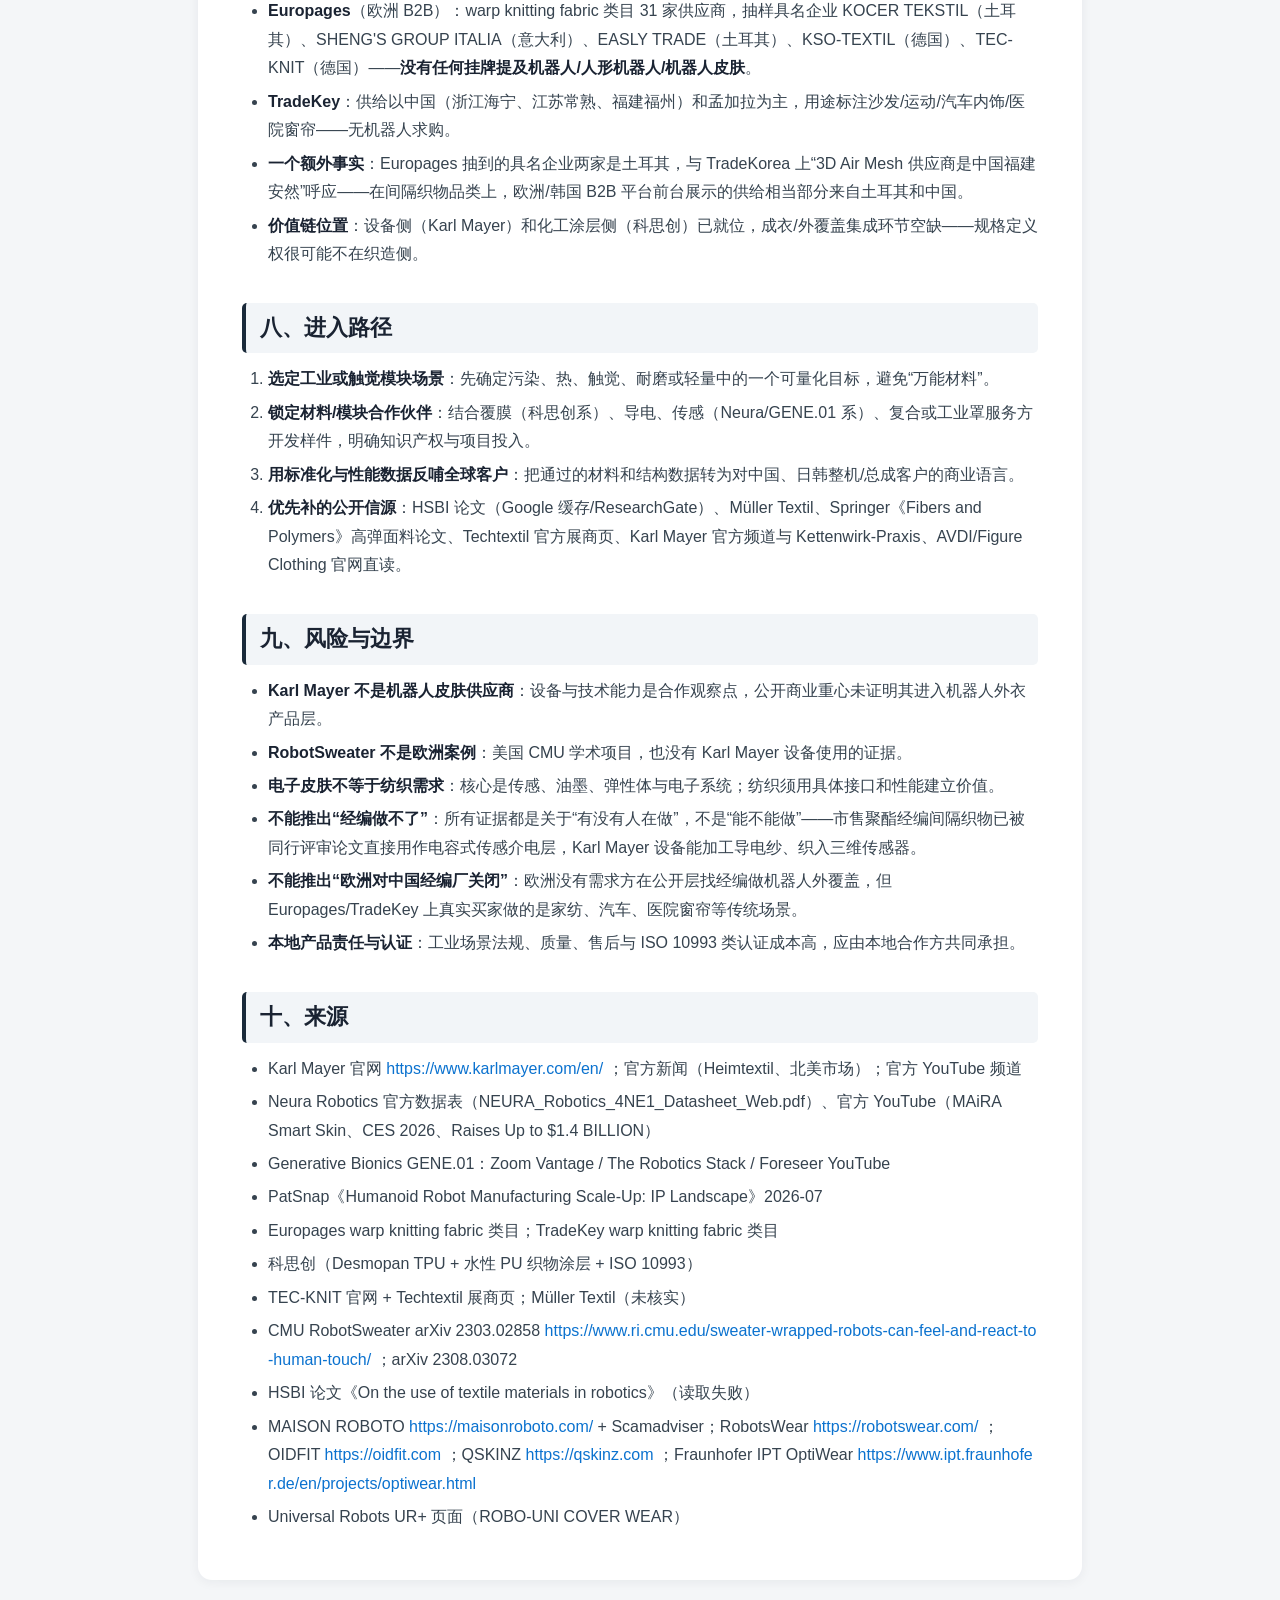
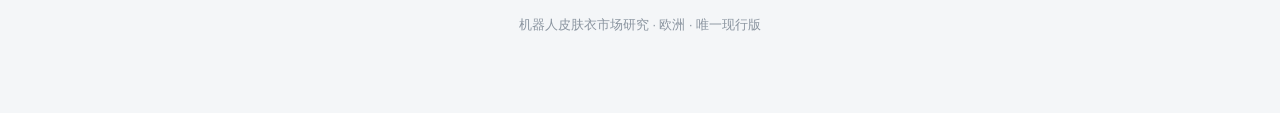
<file: europe.html>
<!doctype html><html lang="zh-CN"><head>
<meta charset="utf-8"><meta name="viewport" content="width=device-width,initial-scale=1">
<title>欧洲｜机器人皮肤衣市场分析</title>
<link rel="stylesheet" href="assets/final.css">
</head><body><div class="wrap">
<nav class="nav"><a href="index.html">总览</a><a href="china.html">中国</a><a href="china-voc.html">中国·VOC洞察</a><a href="usa.html">美国</a><a href="japan.html">日本</a><a href="korea.html">韩国</a><a href="europe.html" class="active">欧洲</a><a href="middle-east.html">中东</a></nav>
<main class="doc">
<h1 id="欧洲机器人皮肤衣市场分析">欧洲｜机器人皮肤衣市场分析</h1>
<blockquote>
<p>欧洲是全球经编设备制造的策源地——Karl Mayer、专业间隔织物厂商、欧洲系间隔织物专利存量都在这里，但这些都没有指向机器人。它是“最有条件做这件事的人也没有在做”的市场，适合做技术合作、客户标准与材料集成观察，而非把设备生态误读为现成需求。</p>
</blockquote>
<h2 id="一市场结论">一、市场结论</h2>
<p>欧洲把这条链的两头（上游经编设备 Karl Mayer、上游化工涂层科思创）和末端（人形机器人整机 Neura、GENE.01 等）都占住了，中间那一段（外覆盖成衣/皮肤衣）是空的，而空的那一段现在没人在欧洲填。</p>
<p>三条关键判断：</p>
<ol type="1">
<li><strong>欧洲的机器人“皮肤”话题被电子皮肤路线主导</strong>——已确认路线的两家厂商（德国 Neura 的印刷油墨传感器、意大利 Generative Bionics GENE.01 的压力/温度/触觉传感）都走传感器路线，不是纺织。</li>
<li><strong>Karl Mayer 2026 年的公开商业重心与机器人没有交集</strong>——运动鞋间隔织物（RDJ 7/3、RDJ 6/2 E32）与 JEC World 汽车/无人机/轻量化复材，两路独立专项核实都没有找到它与机器人皮肤/服装的关联。</li>
<li><strong>欧洲本土找不到一家可确认的人形机器人服装/外覆盖材料专业厂商</strong>——20 组英/德/法/意四语查询 + 7 次官网原文读取后，13 个候选全部被证伪、降级或剔除。</li>
</ol>
<h2 id="二需求与量级">二、需求与量级</h2>
<h3 id="21-欧洲人形机器人玩家的外覆盖信息">2.1 欧洲人形机器人玩家的外覆盖信息</h3>
<table>
<thead>
<tr>
<th>公司</th>
<th>国家/城市</th>
<th>外覆盖/皮肤路线</th>
<th>状态</th>
</tr>
</thead>
<tbody>
<tr>
<td>Neura Robotics（4NE-1/MAiRA）</td>
<td>德国 Metzingen</td>
<td>印刷油墨传感器电子皮肤 + Neura Sync；另有一条“硅胶”摘要级说法冲突（两者都非纺织）</td>
<td>已确认路线</td>
</tr>
<tr>
<td>Generative Bionics（GENE.01）</td>
<td>意大利</td>
<td>压力/温度/触觉传感 smart skin（电子皮肤）</td>
<td>标题级</td>
</tr>
<tr>
<td>Humanoid</td>
<td>国别冲突：英国 vs 德国</td>
<td>无任何外覆盖信息</td>
<td>空白</td>
</tr>
<tr>
<td>Devanthro/Roboy（Robody）</td>
<td>德国慕尼黑</td>
<td>官网称“soft, flexible skin”，材质未披露</td>
<td>未核实</td>
</tr>
<tr>
<td>Enchanted Tools（Mirokaï）</td>
<td>法国</td>
<td>customization 指外观/颜色/配件，疑似非织物</td>
<td>未核实</td>
</tr>
<tr>
<td>PAL Robotics</td>
<td>西班牙巴塞罗那</td>
<td>定向搜索零返回</td>
<td>空白</td>
</tr>
<tr>
<td>Pollen Robotics</td>
<td>法国</td>
<td>未查</td>
<td>完全未覆盖</td>
</tr>
<tr>
<td>Agile Robots</td>
<td>德国</td>
<td>未查</td>
<td>完全未覆盖</td>
</tr>
<tr>
<td>Universal Robots</td>
<td>丹麦 Odense（属 Teradyne）</td>
<td>非人形；臂罩由日本 Rocket Road 供应，工艺未披露</td>
<td>已确认</td>
</tr>
</tbody>
</table>
<p><strong>没有一家的外覆盖被确认为纺织路线，也没有一家被确认为经编。</strong></p>
<h3 id="22-neura-robotics德国-metzingen">2.2 Neura Robotics（德国 Metzingen）</h3>
<ul>
<li>旗舰人形机器人 4NE-1（“for anyone”，Gen 3），官方数据表页脚“Designed and engineered in Germany, Copyright 2026”。</li>
<li>皮肤路线：“人造皮肤”是<strong>印刷油墨传感器</strong>——“sensor is printed on as ink and can therefore be applied to any 3D surface”，配套 Neura Sync 系统实现无围栏安全协作。</li>
<li>融资：官方 YouTube 标题“NEURA Robotics Raises Up to $1.4 BILLION”（最高 14 亿美元，“up to”意味着含条件/分期框架，不等于已交割）。</li>
<li><strong>估值归属</strong>：“13.5 亿美元估值”不属于 Neura，而属于另一家公司 Humanoid（见 §2.3）。</li>
<li>有专门的产品营销视频《User Experience - Episode 1 - MAiRA - Smart Skin》与《NEURA Robotics at CES 2026》——<strong>有专门营销预算把“智能皮肤”当作产品卖点推广</strong>，与经编路线“连设备制造商自己都没包装成产品”形成对照。</li>
<li>聚合站点报价 4NE-1 “From $200,000”（未核实，不可引用为价格依据）。</li>
</ul>
<h3 id="23-humanoid欧洲首家纯人形机器人独角兽">2.3 Humanoid——“欧洲首家纯人形机器人独角兽”</h3>
<ul>
<li>原始摘要：“Humanoid just became Europe's first pure-play humanoid robotics unicorn, raising a $152 million Series A at a $1.35 billion valuation.”</li>
<li>国别冲突（未解决）：欧洲一路写“另一家德国公司”（原文无出处），中东一路写“英国 Humanoid 公司与沙特 QSS 合建利雅得展厅、签 10000 台/5 年框架”——本报告倾向英国、不下结论。</li>
<li>外覆盖信息：完全空白。</li>
</ul>
<h3 id="24-其他整机线索">2.4 其他整机线索</h3>
<ul>
<li><strong>GENE.01（意大利 Generative Bionics）</strong>：YouTube 泛关键词“smart skin humanoid robot”意外发现，三个第三方频道报道，标题《GENE.01: This Humanoid Robot Can Feel Pressure, Heat &amp; Human Touch》——压力/温度/触觉传感路线。它是欧洲电子皮肤的非德国案例，把“欧洲=电子皮肤”从单点（Neura）变成双点。</li>
<li><strong>Devanthro/Roboy（慕尼黑）</strong>：Robody 带“soft, flexible skin”，但官网 WebFetch 确认<strong>没写</strong>材质/是否针织/是否外购——这是欧洲唯一“可能是纺织但没查实”的整机厂线索。</li>
<li><strong>Enchanted Tools/Mirokaï（法国）</strong>：“customization”读起来更像外壳贴皮/配件，非整体针织蒙皮，未确认也未排除。</li>
</ul>
<h2 id="三产品层与技术路线">三、产品层与技术路线</h2>
<h3 id="31-学术纺织--机器人的欧洲位置">3.1 学术：纺织 × 机器人的欧洲位置</h3>
<ul>
<li><strong>RobotSweater 是美国项目，不是欧洲，也没有 Karl Mayer 设备证据</strong>：CMU 机器人研究所，arXiv 2303.02858，制造设备官方表述是“programmable industrial knitting machine”（可编程工业针织机），可检测低至 2.5N 的力；论文与报道没有限定经编或纬编。此前“用 Karl Mayer 多梳栉拉舍尔机做机器人触觉皮肤”的说法在原始转录里找不到依据——Karl Mayer 那句讲的是纺织遥控器（§4.2），是另一个句子。</li>
<li><strong>HSBI 德国论文《On the use of textile materials in robotics》</strong>：比勒费尔德应用科技大学，标题直接相关，但 WebFetch 两次因流中断失败、内容完全未获取——欧洲最值得优先补的一条线索。</li>
<li><strong>纬编间隔织物软体夹爪</strong>：weft-knit skin over foam 做柔性机械手，是工业软体机械臂末端执行器应用，不是人形机器人外皮。</li>
<li><strong>Springer《Fibers and Polymers》论文《Structural Design and Tensile Performance of High-Stretch Fabric for Embodied Intelligence Outer Covering》</strong>（DOI 10.1007/s12221-026-01525-2）：标题相关度最高的一篇论文，作者/机构/国别/工艺全部未核实、从未打开。</li>
<li><strong>整体判读</strong>：素材里能坐实的欧洲学术贡献只有一条半（HSBI 未读到 + Karl Mayer 纺织遥控器）；其余被反复引用的“纺织×机器人”学术工作（RobotSweater、Morphing Matter、arXiv 2308.03072）全是美国 CMU 一系、全是纬编/machine knitting。</li>
</ul>
<h3 id="32-科思创covestro已经卡在经编底布的上一层">3.2 科思创（Covestro）：已经卡在经编底布的上一层</h3>
<ul>
<li>同时提供 TPU 材料 Desmopan（40 Shore A–80 Shore D）与<strong>水性 PU 织物涂层方案</strong>，“已经在往织物层打”。</li>
<li>交付形态判断（推断）：TPU 覆膜 + 经编弹性底布很可能是实际交付形态——经编厂的位置是“被别人裁剪、缝制、覆膜的中间层”，不尽早锁定与覆膜厂的复合工艺合作，就只能做被指定的白牌底布。</li>
<li>认证提示：科思创明示近人/护理场景的生物相容性要求指向 <strong>ISO 10993</strong>（医疗器械系认证路径，不是普通纺织品标准）。</li>
</ul>
<p>这条链上欧洲已就位的是上游设备（Karl Mayer）和上游化工涂层（科思创），缺的是中间成衣/外覆盖集成环节——<strong>如果链跑起来，规格定义权很可能落在化工涂层侧和整机侧，而不是织造侧</strong>。</p>
<h2 id="四经编设备与工艺生态">四、经编设备与工艺生态</h2>
<h3 id="41-karl-mayer-2026-年的公开商业重心">4.1 Karl Mayer 2026 年的公开商业重心</h3>
<table>
<thead>
<tr>
<th>设备/动作</th>
<th>内容</th>
</tr>
</thead>
<tbody>
<tr>
<td>RDJ 7/3</td>
<td>三把贾卡梳栉的双针床拉舍尔机，提升间隔织物花型设计自由度，面向运动鞋面（缓冲、透气、柔韧）</td>
</tr>
<tr>
<td>RDJ 6/2 EL MC</td>
<td>双针床拉舍尔机新增 E32 细机号，用于高性能运动/休闲鞋类细密间隔织物</td>
</tr>
<tr>
<td>JEC World 2026</td>
<td>汽车、无人机、轻量化结构复合材料</td>
</tr>
<tr>
<td>Heimtextil / 北美市场 / Apparel 板块</td>
<td>家纺、西装料/牛仔布/内衣等常规介绍</td>
</tr>
</tbody>
</table>
<p><strong>判读</strong>：Karl Mayer 在 2026 年确实大力推进间隔织物（对经编厂是好消息），但方向是运动鞋、其次是复合材料——没有把间隔织物定位为机器人皮肤应用。两路独立专项核实（VOC 那路查材料层、服装深挖那路查成衣层）结论都是零。</p>
<p><strong>必须限定的边界</strong>：这是公开信息层面的零，NDA 项目、试制合作、内部预研公开检索看不到；“未发现”不等于“确认不存在”。素材完全没有覆盖 Karl Mayer 的德文原生渠道（自办经编期刊 Kettenwirk-Praxis 一次都没出现过检索结果）。</p>
<h3 id="42-唯一有素材支撑的交点一个纺织遥控器不是皮肤">4.2 唯一有素材支撑的交点：一个纺织遥控器（不是皮肤）</h3>
<p>原始摘要：在 Karl Mayer 一台多梳栉机上做过一个纺织遥控器，导电纱线织成按钮、触摸即向机器人发信号，“starts with the warp knitting technique”，织物里布置 3 个三维传感器；另有一句 Karl Mayer “一直在开发在多梳栉拉舍尔机上加工导电及高强材料的应用段”。</p>
<p>判读：① 这是“用经编织物控制机器人”，不是“用经编织物做机器人皮肤”，产品层不同；② 但它证明 Karl Mayer 多梳栉设备<strong>具备加工导电纱、把三维传感器织进织物的能力</strong>，与“电容式 e-skin 介电基布”方向在能力要求上同族；③ 信源是搜索引擎生成式摘要，出处未定位，引用前必须溯源到一手页面。</p>
<h3 id="43-tec-knit-与-müller-textil德国间隔织物专业厂商">4.3 TEC-KNIT 与 Müller Textil（德国间隔织物专业厂商）</h3>
<ul>
<li><strong>TEC-KNIT（Rhede，1983 年成立）</strong>：自有整经车间与织造厂，生产封闭式/开放式织物、管状织物、三维间隔材料，是 Techtextil 2026 参展商——公司自身材料<strong>未提及任何机器人应用</strong>。这是欧洲唯一被具名核实的德国经编间隔织物专业厂商，能力画像与国内经编厂高度对标，而它没把机器人当应用方向。</li>
<li><strong>Müller Textil</strong>：美国那一路点名建议核实的德国定制间隔织物品牌，因时间差从未覆盖——欧洲经编供给侧最明确的一个点名缺口。</li>
</ul>
<h3 id="44-techtextil-2026法兰克福2026-04-2124">4.4 Techtextil 2026（法兰克福，2026-04-21~24）</h3>
<p>欧洲最大技术纺织品展，十二个应用领域。搜索未发现“机器人皮肤”作为参展主题，但<strong>从未真正打开官方展商检索页做逐项查询</strong>（只是关键词检索未命中）。对照：同批返回的人形机器人专业展会（Automate Humanoid Pavilion、Humanoids Summit 等）全是机器人侧展会、没有纺织侧——两个产业的展会体系目前没有交集。</p>
<h3 id="45-经编间隔织物专利密集但全部不涉及机器人">4.5 经编间隔织物专利：密集，但全部不涉及机器人</h3>
<ul>
<li>欧洲系专利（EP2067887A1、DE102015114778A1 可加热覆层、DE19635170C1 汽车/运动，可追到 1996 年）全部是通用场景结构专利，无机器人限定。</li>
<li>PatSnap《Humanoid Robot Manufacturing Scale-Up: IP Landscape》（2026-07，原文级）：机器人外覆盖材料<strong>不是该语料库独立追踪的类目</strong>；材料技术簇由 <strong>Pirelli Tyre SpA（意大利轮胎企业）</strong> 等工业专业厂商主导，<strong>没有纺织企业</strong>；中国申请人仅 13 条（作者认为被低估）。</li>
<li>结论：这是“白地”（无人卡位），不是“经编有优势”。专利申请人（assignee）未核实——Karl Mayer 是不是 EP2067887A1 的申请人，素材没查过。</li>
</ul>
<h2 id="五机器人服装品牌真伪甄别">五、“机器人服装”品牌真伪甄别</h2>
<p>20 组四语查询 + 7 次官网原文读取后，13 个候选没有一个留下来：</p>
<table>
<thead>
<tr>
<th>候选</th>
<th>名义归属</th>
<th>实际归属</th>
<th>判定</th>
</tr>
</thead>
<tbody>
<tr>
<td>MAISON ROBOTO</td>
<td>巴黎</td>
<td>巴黎</td>
<td>疑似营销空壳：Scamadviser 0 分、域名 1 年、WHOIS 隐藏、通稿式“媒体报道”、报价 $6k–32k/€12万–450万、52 种面料/98.4% 通过率无出处、匿名客户</td>
</tr>
<tr>
<td>RobotsWear</td>
<td>“欧洲”</td>
<td>格鲁吉亚第比利斯（非欧盟）</td>
<td>降级：顾问/占位站非制造商，制造伙伴中国/土耳其/北非，客户证言自标占位</td>
</tr>
<tr>
<td>Optimum Wear / optiwear.ai</td>
<td>“欧洲”</td>
<td>美国德州</td>
<td>排除（非欧洲，官网超时未核实）</td>
</tr>
<tr>
<td>OPTIWEAR LIMITED</td>
<td>英国</td>
<td>英国</td>
<td>排除（普通工装劳保服）</td>
</tr>
<tr>
<td>Fraunhofer IPT“OptiWear”</td>
<td>德国</td>
<td>德国</td>
<td>排除（铣削刀具路径优化软件，2017–2019 BMBF 资助）</td>
</tr>
<tr>
<td>OIDFIT</td>
<td>—</td>
<td>—</td>
<td>排除（官网自曝概念图，只有 waitlist）</td>
</tr>
<tr>
<td>Figure Clothing</td>
<td>—</td>
<td>—</td>
<td>未核实</td>
</tr>
<tr>
<td>AVDI</td>
<td>—</td>
<td>—</td>
<td>未核实（但其规格书“经编涤纶+20-30%氨纶”被本项目引用过，须标“待复测”）</td>
</tr>
<tr>
<td>QSKINZ</td>
<td>“美国”</td>
<td>英国</td>
<td>排除（手机壳厂，博客自述“只是幻想”）</td>
</tr>
<tr>
<td>Hansae 巴塞罗那</td>
<td>西班牙</td>
<td>韩国本体的设计中心</td>
<td>非欧洲本土公司</td>
</tr>
<tr>
<td>KNITREAL/RoboSkin</td>
<td>与 Karl Mayer 同框</td>
<td>中国</td>
<td>排除（非欧洲发现）</td>
</tr>
<tr>
<td>“丹麦纺织合作方”</td>
<td>丹麦</td>
<td>Universal Robots 自己</td>
<td>排除（不是纺织商，见 §5.1）</td>
</tr>
<tr>
<td>IFA“熊猫装”机器人</td>
<td>德国展会</td>
<td>MagicLab、Dobot（中国）</td>
<td>排除（非欧洲厂商）</td>
</tr>
</tbody>
</table>
<p><strong>MAISON ROBOTO 的特殊意义</strong>：它是唯一一家总部在欧盟境内、自称专做人形机器人服装的公司——而它是假的（或至少完全未证实）。这意味着欧洲在这个产品层上连一个可信候选都没有。</p>
<h2 id="六需求与-voc-信号">六、需求与 VOC 信号</h2>
<ul>
<li><strong>Reddit</strong>：Neura Robotics 有至少 7 个独立帖子（融资/IFA/专访），是真实热门玩家，但评论区没有材质讨论。跨市场普遍模式：大众话语是《银翼杀手》《终结者》梗和情趣用品类比；r/robotics 技术社区共识是硅胶（“去问特效化妆/道具圈子”），与上海“特效化妆翻模师”岗位跨信源印证——默认路径是硅胶+道具工艺，不是纺织。具名实体（Hansae/RobotsWear 等）零命中。</li>
<li><strong>YouTube</strong>：Neura 官方频道有产品级营销视频；GENE.01 的发现完全来自 YouTube；RobotsWear/OIDFIT 零命中；Karl Mayer 官方频道从未逐条 browse（明确缺口）。评论区 VOC 因本机 CDP 超时完全没拿到。</li>
<li><strong>欧洲媒体格局分裂</strong>：经编/针织专业媒体（Knitting Industry、Textile World、WWD Sourcing Journal）报道 Karl Mayer 设备但从不提机器人；机器人/科技媒体（Computer&amp;AUTOMATION、Euronews）报道 Neura/GENE.01 但从不提经编——两套媒体体系目前没有交集，这是“零存在感”在传播层面的具体形态。</li>
</ul>
<h2 id="七供应链--商业化">七、供应链 · 商业化</h2>
<ul>
<li><strong>Europages</strong>（欧洲 B2B）：warp knitting fabric 类目 31 家供应商，抽样具名企业 KOCER TEKSTIL（土耳其）、SHENG'S GROUP ITALIA（意大利）、EASLY TRADE（土耳其）、KSO-TEXTIL（德国）、TEC-KNIT（德国）——<strong>没有任何挂牌提及机器人/人形机器人/机器人皮肤</strong>。</li>
<li><strong>TradeKey</strong>：供给以中国（浙江海宁、江苏常熟、福建福州）和孟加拉为主，用途标注沙发/运动/汽车内饰/医院窗帘——无机器人求购。</li>
<li><strong>一个额外事实</strong>：Europages 抽到的具名企业两家是土耳其，与 TradeKorea 上“3D Air Mesh 供应商是中国福建安然”呼应——在间隔织物品类上，欧洲/韩国 B2B 平台前台展示的供给相当部分来自土耳其和中国。</li>
<li><strong>价值链位置</strong>：设备侧（Karl Mayer）和化工涂层侧（科思创）已就位，成衣/外覆盖集成环节空缺——规格定义权很可能不在织造侧。</li>
</ul>
<h2 id="八进入路径">八、进入路径</h2>
<ol type="1">
<li><strong>选定工业或触觉模块场景</strong>：先确定污染、热、触觉、耐磨或轻量中的一个可量化目标，避免“万能材料”。</li>
<li><strong>锁定材料/模块合作伙伴</strong>：结合覆膜（科思创系）、导电、传感（Neura/GENE.01 系）、复合或工业罩服务方开发样件，明确知识产权与项目投入。</li>
<li><strong>用标准化与性能数据反哺全球客户</strong>：把通过的材料和结构数据转为对中国、日韩整机/总成客户的商业语言。</li>
<li><strong>优先补的公开信源</strong>：HSBI 论文（Google 缓存/ResearchGate）、Müller Textil、Springer《Fibers and Polymers》高弹面料论文、Techtextil 官方展商页、Karl Mayer 官方频道与 Kettenwirk-Praxis、AVDI/Figure Clothing 官网直读。</li>
</ol>
<h2 id="九风险与边界">九、风险与边界</h2>
<ul>
<li><strong>Karl Mayer 不是机器人皮肤供应商</strong>：设备与技术能力是合作观察点，公开商业重心未证明其进入机器人外衣产品层。</li>
<li><strong>RobotSweater 不是欧洲案例</strong>：美国 CMU 学术项目，也没有 Karl Mayer 设备使用的证据。</li>
<li><strong>电子皮肤不等于纺织需求</strong>：核心是传感、油墨、弹性体与电子系统；纺织须用具体接口和性能建立价值。</li>
<li><strong>不能推出“经编做不了”</strong>：所有证据都是关于“有没有人在做”，不是“能不能做”——市售聚酯经编间隔织物已被同行评审论文直接用作电容式传感介电层，Karl Mayer 设备能加工导电纱、织入三维传感器。</li>
<li><strong>不能推出“欧洲对中国经编厂关闭”</strong>：欧洲没有需求方在公开层找经编做机器人外覆盖，但 Europages/TradeKey 上真实买家做的是家纺、汽车、医院窗帘等传统场景。</li>
<li><strong>本地产品责任与认证</strong>：工业场景法规、质量、售后与 ISO 10993 类认证成本高，应由本地合作方共同承担。</li>
</ul>
<h2 id="十来源">十、来源</h2>
<ul>
<li>Karl Mayer 官网 <a href="https://www.karlmayer.com/en/">https://www.karlmayer.com/en/</a> ；官方新闻（Heimtextil、北美市场）；官方 YouTube 频道</li>
<li>Neura Robotics 官方数据表（NEURA_Robotics_4NE1_Datasheet_Web.pdf）、官方 YouTube（MAiRA Smart Skin、CES 2026、Raises Up to $1.4 BILLION）</li>
<li>Generative Bionics GENE.01：Zoom Vantage / The Robotics Stack / Foreseer YouTube</li>
<li>PatSnap《Humanoid Robot Manufacturing Scale-Up: IP Landscape》2026-07</li>
<li>Europages warp knitting fabric 类目；TradeKey warp knitting fabric 类目</li>
<li>科思创（Desmopan TPU + 水性 PU 织物涂层 + ISO 10993）</li>
<li>TEC-KNIT 官网 + Techtextil 展商页；Müller Textil（未核实）</li>
<li>CMU RobotSweater arXiv 2303.02858 <a href="https://www.ri.cmu.edu/sweater-wrapped-robots-can-feel-and-react-to-human-touch/">https://www.ri.cmu.edu/sweater-wrapped-robots-can-feel-and-react-to-human-touch/</a> ；arXiv 2308.03072</li>
<li>HSBI 论文《On the use of textile materials in robotics》（读取失败）</li>
<li>MAISON ROBOTO <a href="https://maisonroboto.com/">https://maisonroboto.com/</a> + Scamadviser；RobotsWear <a href="https://robotswear.com/">https://robotswear.com/</a> ；OIDFIT <a href="https://oidfit.com">https://oidfit.com</a> ；QSKINZ <a href="https://qskinz.com">https://qskinz.com</a> ；Fraunhofer IPT OptiWear <a href="https://www.ipt.fraunhofer.de/en/projects/optiwear.html">https://www.ipt.fraunhofer.de/en/projects/optiwear.html</a></li>
<li>Universal Robots UR+ 页面（ROBO-UNI COVER WEAR）</li>
</ul>

</main>
<p class="foot">机器人皮肤衣市场研究 · 欧洲 · 唯一现行版</p>
</div></body></html>
</file>
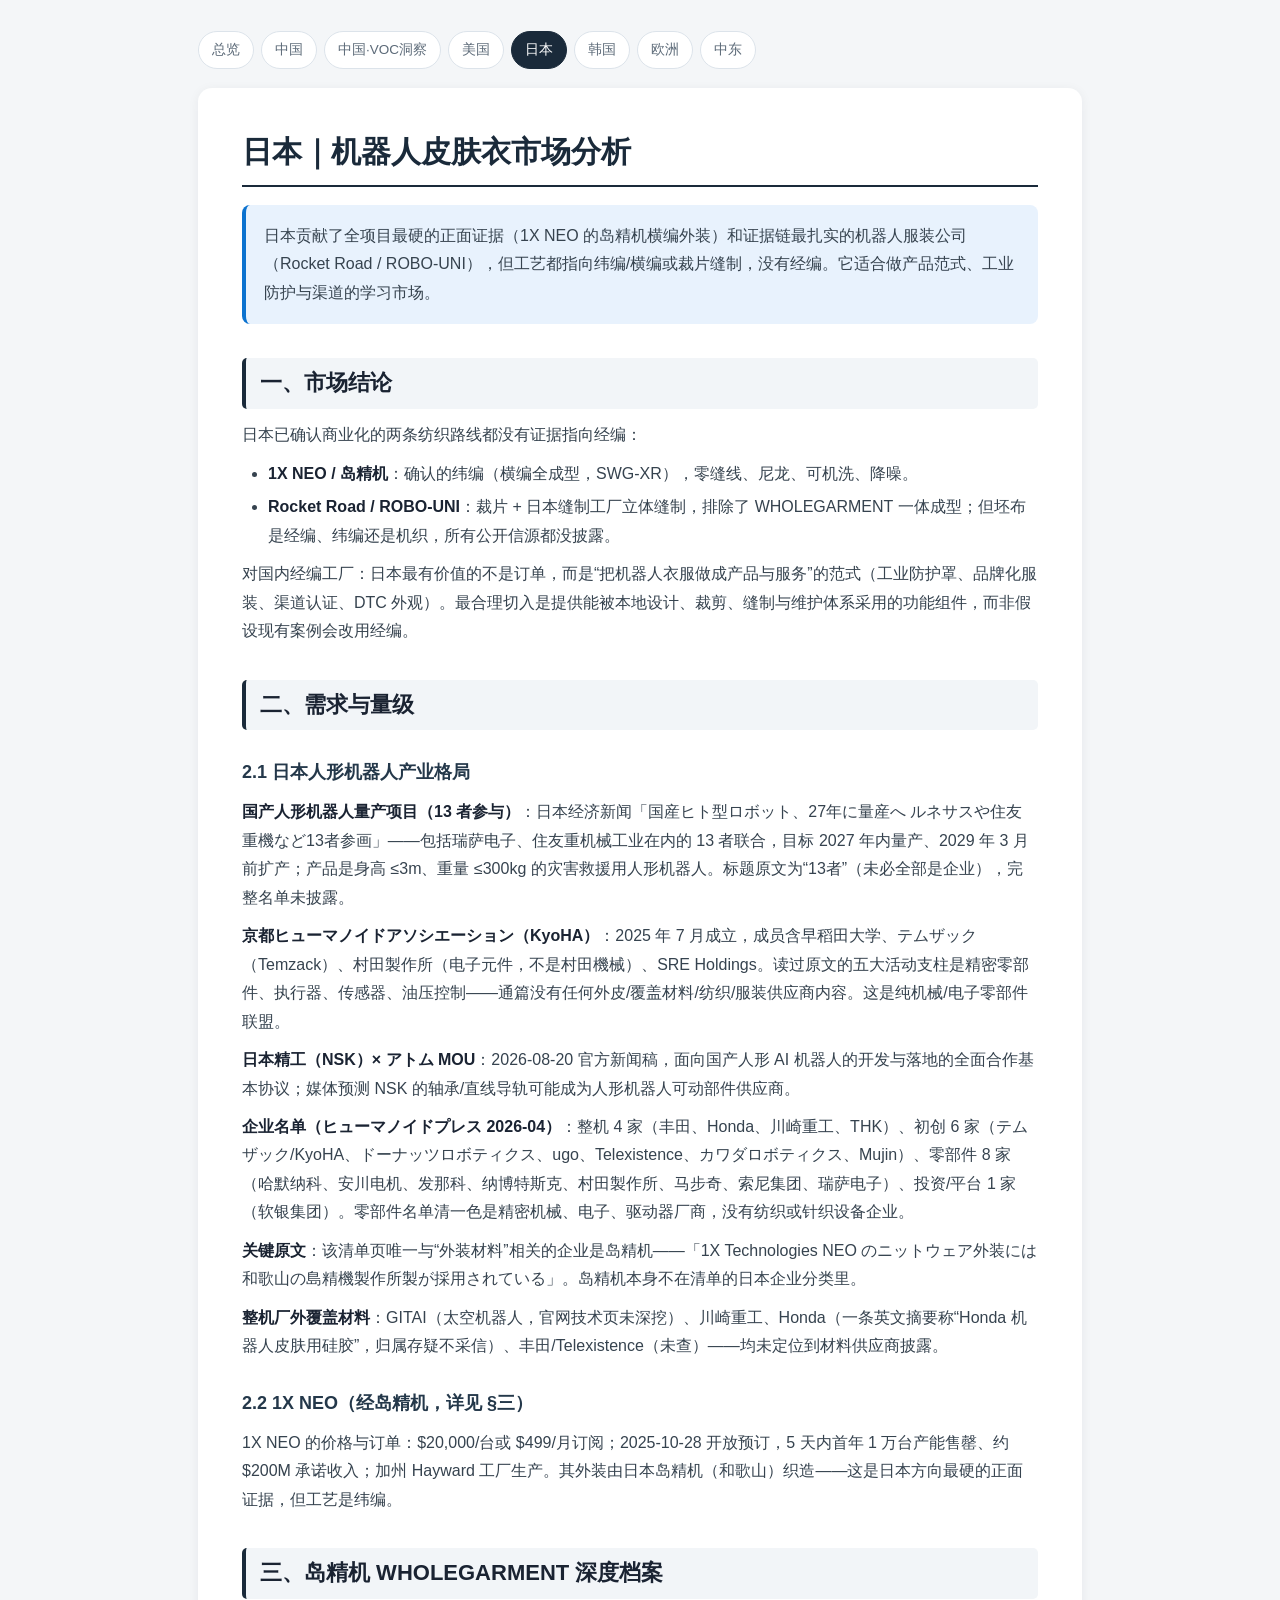
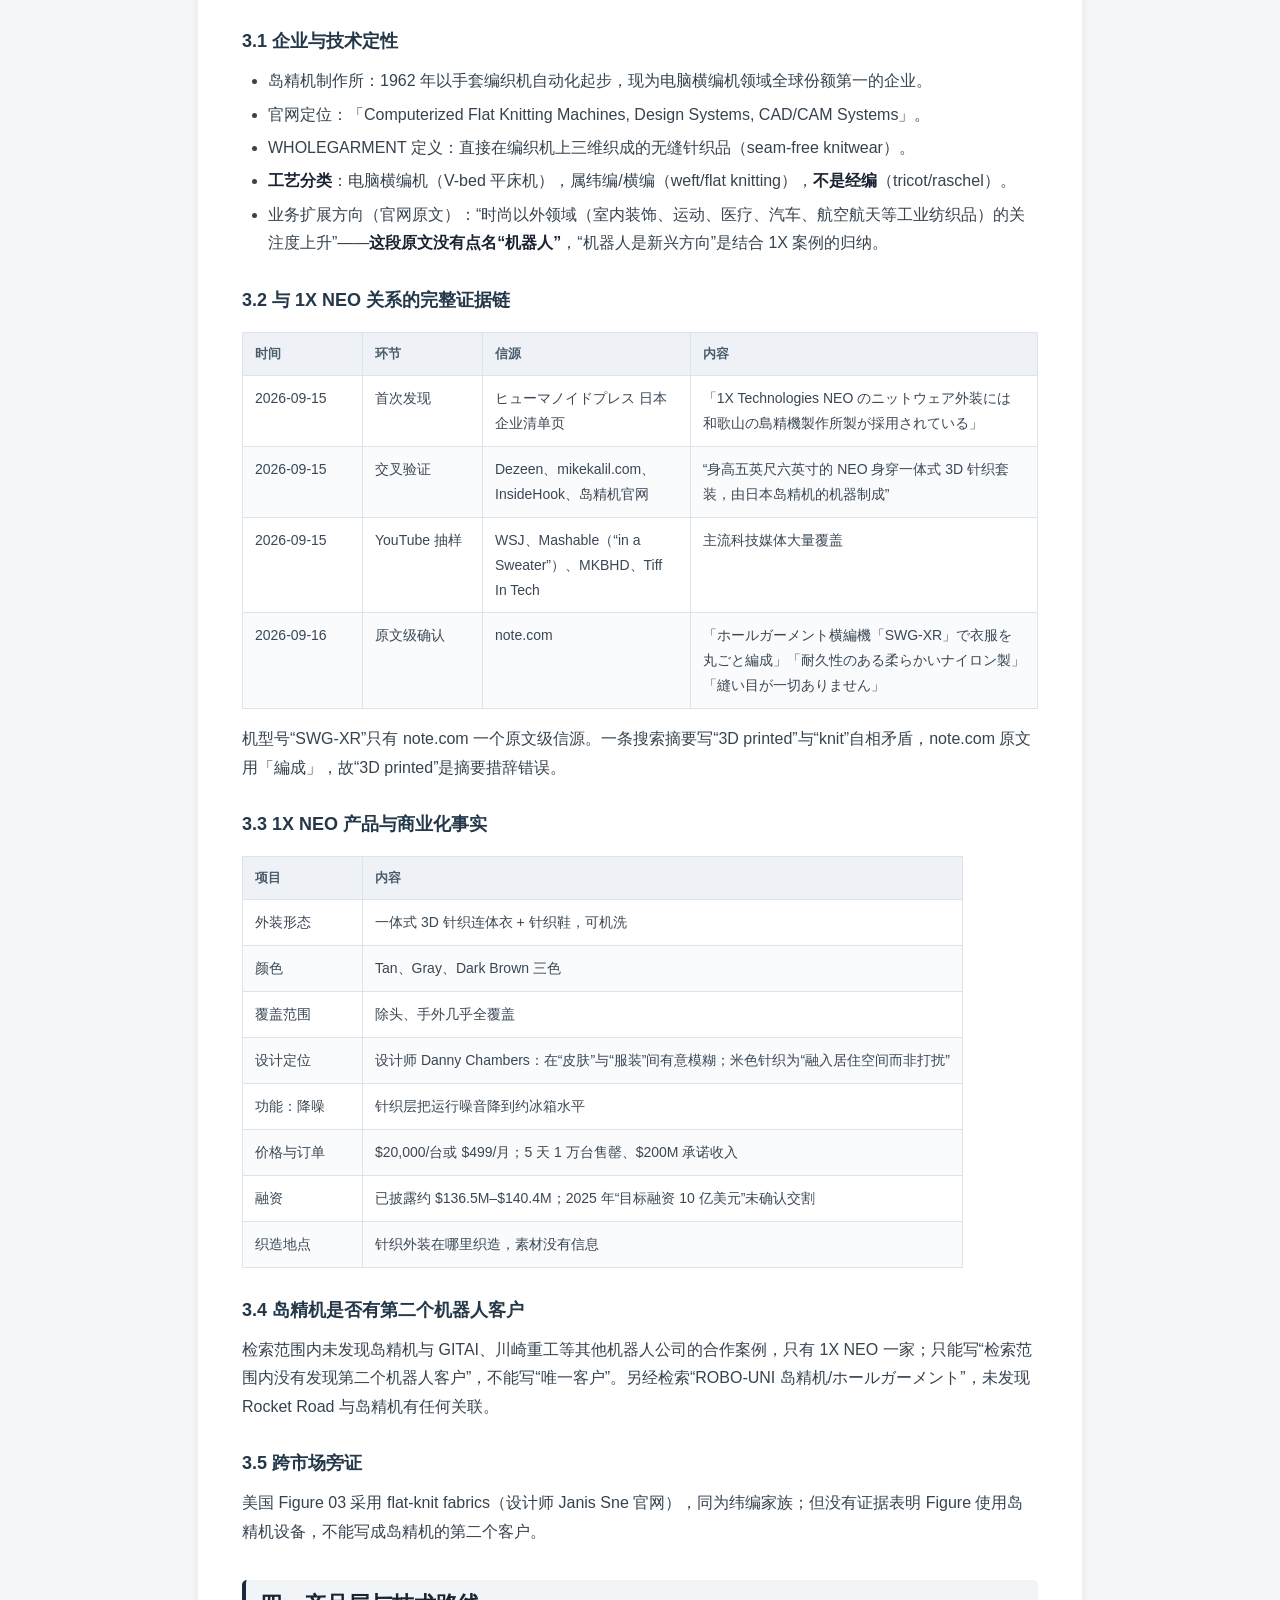
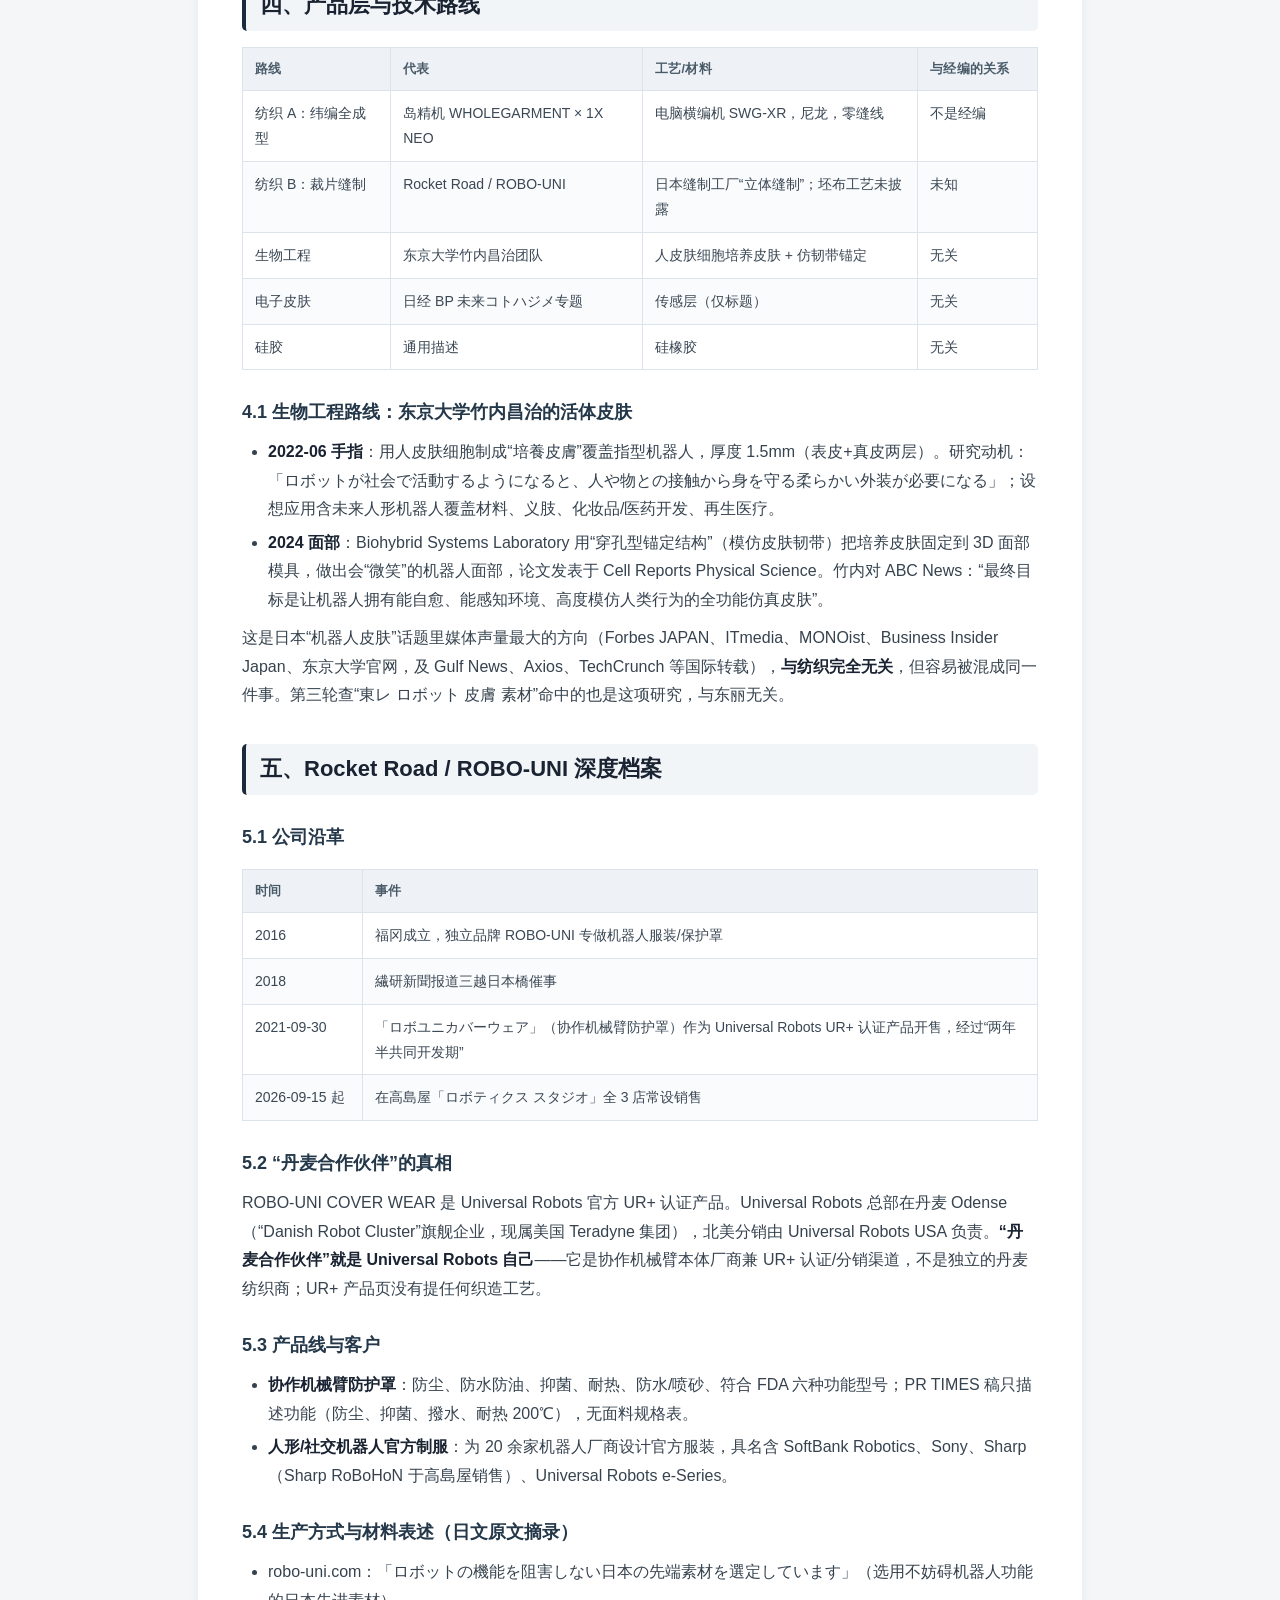
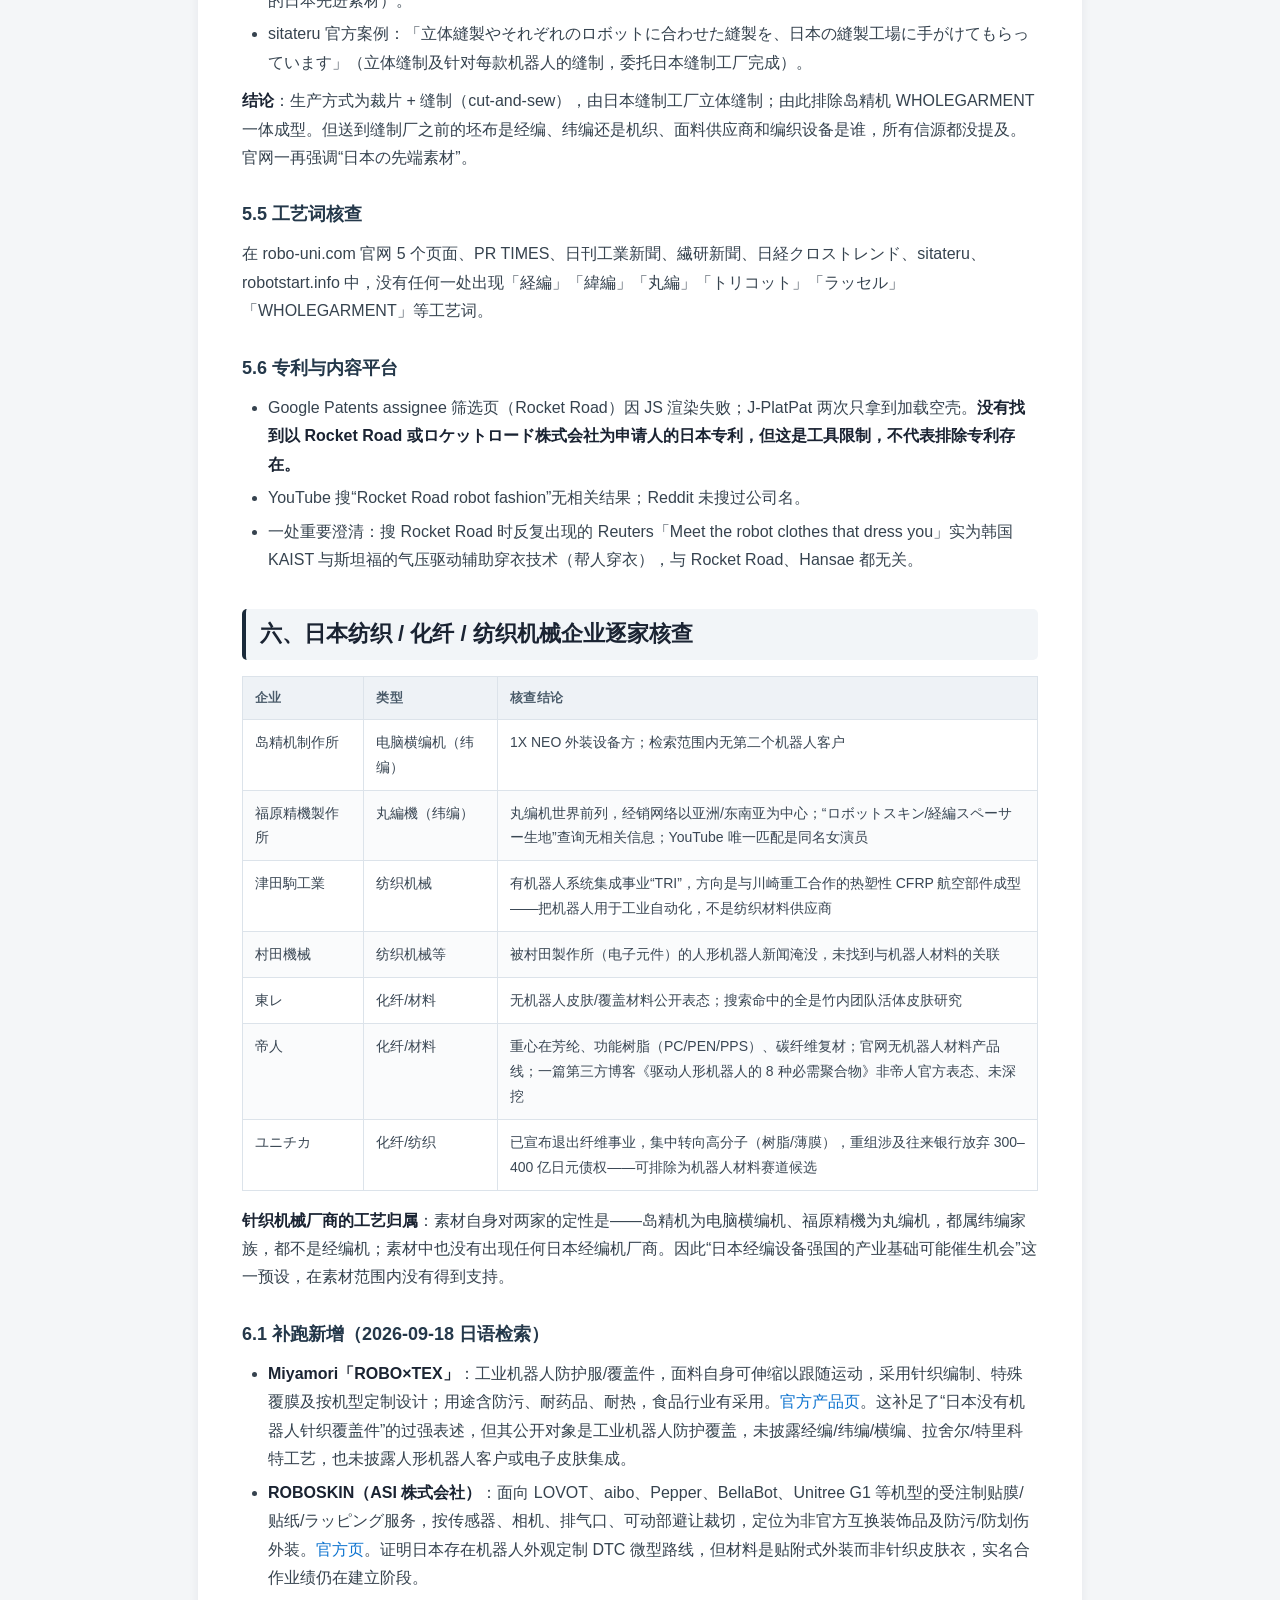
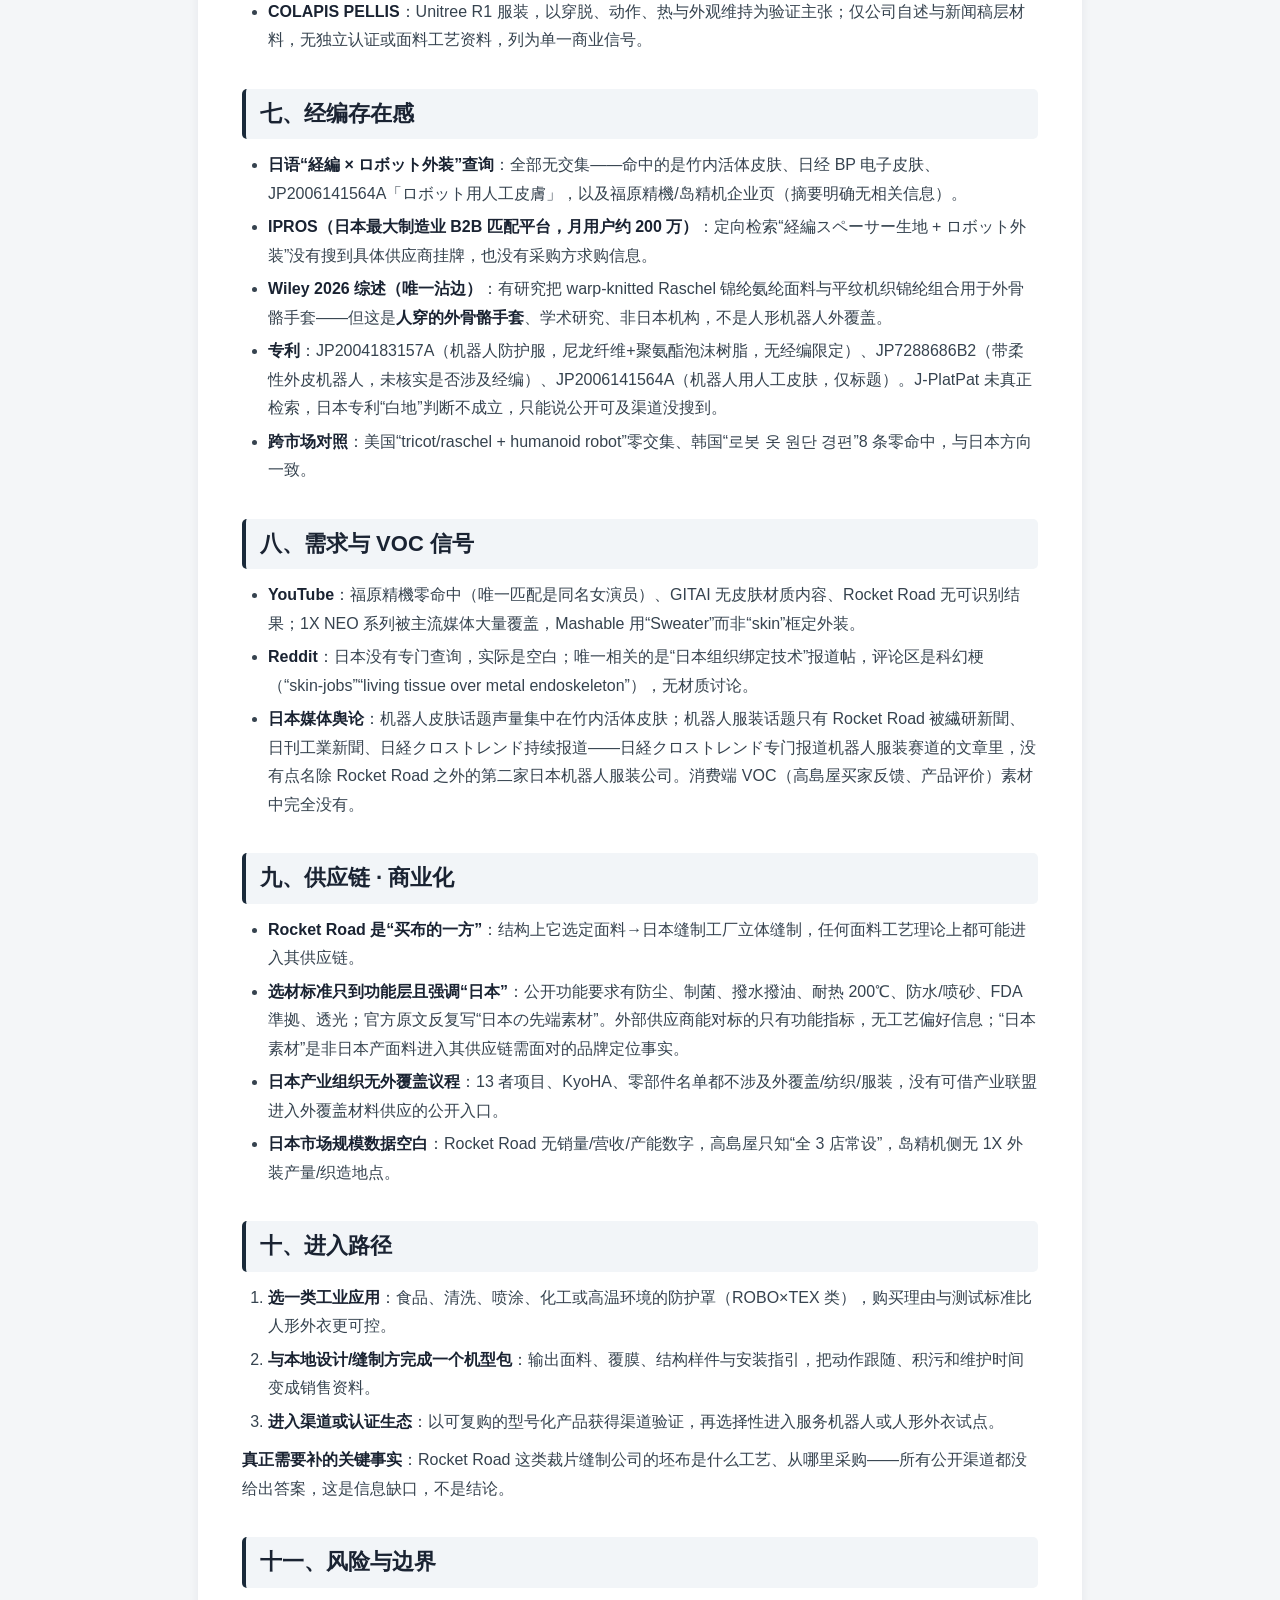
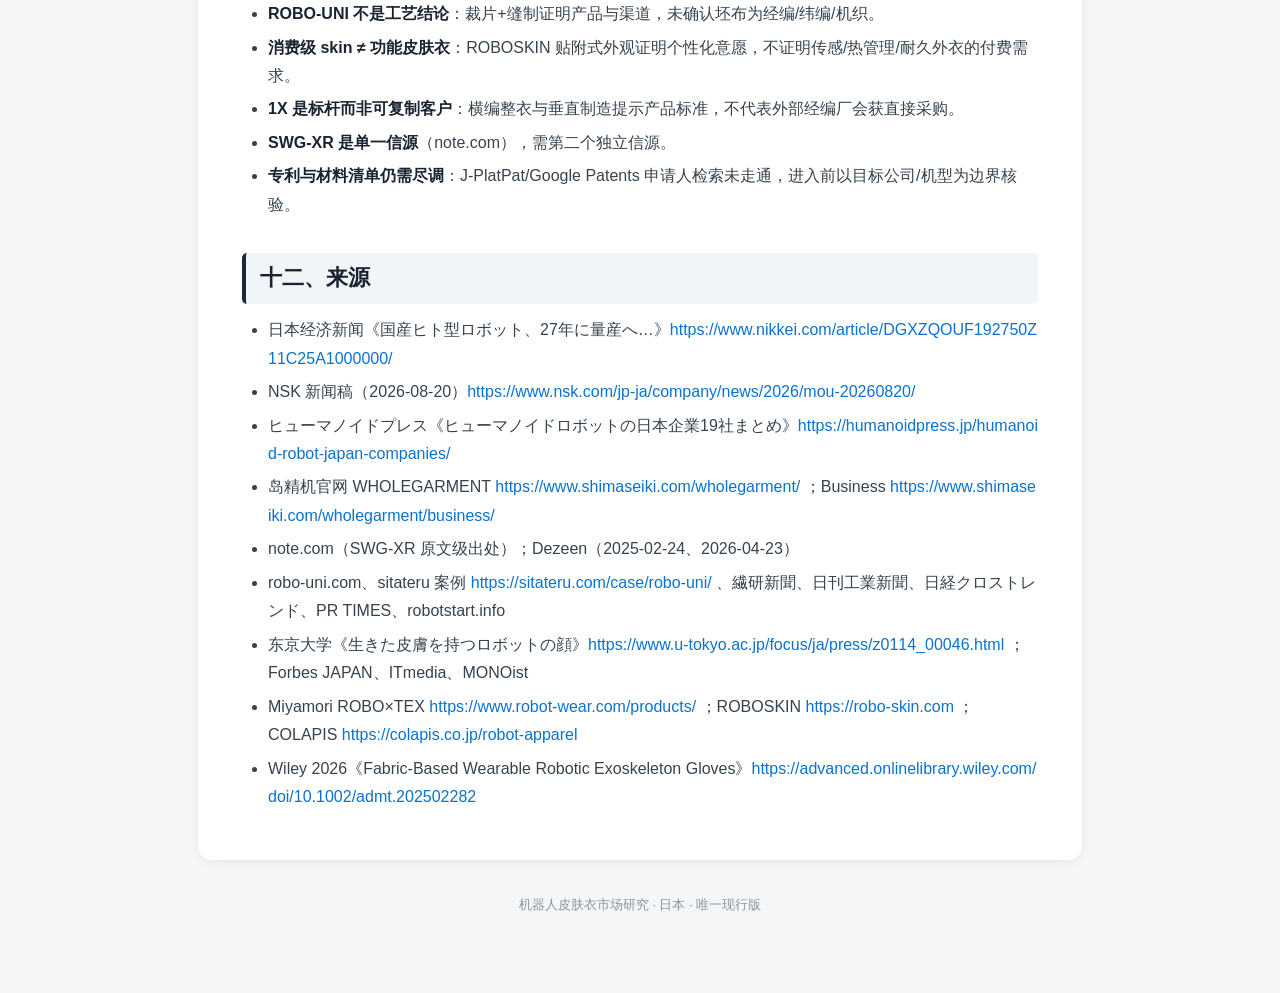
<file: japan.html>
<!doctype html><html lang="zh-CN"><head>
<meta charset="utf-8"><meta name="viewport" content="width=device-width,initial-scale=1">
<title>日本｜机器人皮肤衣市场分析</title>
<link rel="stylesheet" href="assets/final.css">
</head><body><div class="wrap">
<nav class="nav"><a href="index.html">总览</a><a href="china.html">中国</a><a href="china-voc.html">中国·VOC洞察</a><a href="usa.html">美国</a><a href="japan.html" class="active">日本</a><a href="korea.html">韩国</a><a href="europe.html">欧洲</a><a href="middle-east.html">中东</a></nav>
<main class="doc">
<h1 id="日本机器人皮肤衣市场分析">日本｜机器人皮肤衣市场分析</h1>
<blockquote>
<p>日本贡献了全项目最硬的正面证据（1X NEO 的岛精机横编外装）和证据链最扎实的机器人服装公司（Rocket Road / ROBO-UNI），但工艺都指向纬编/横编或裁片缝制，没有经编。它适合做产品范式、工业防护与渠道的学习市场。</p>
</blockquote>
<h2 id="一市场结论">一、市场结论</h2>
<p>日本已确认商业化的两条纺织路线都没有证据指向经编：</p>
<ul>
<li><strong>1X NEO / 岛精机</strong>：确认的纬编（横编全成型，SWG-XR），零缝线、尼龙、可机洗、降噪。</li>
<li><strong>Rocket Road / ROBO-UNI</strong>：裁片 + 日本缝制工厂立体缝制，排除了 WHOLEGARMENT 一体成型；但坯布是经编、纬编还是机织，所有公开信源都没披露。</li>
</ul>
<p>对国内经编工厂：日本最有价值的不是订单，而是“把机器人衣服做成产品与服务”的范式（工业防护罩、品牌化服装、渠道认证、DTC 外观）。最合理切入是提供能被本地设计、裁剪、缝制与维护体系采用的功能组件，而非假设现有案例会改用经编。</p>
<h2 id="二需求与量级">二、需求与量级</h2>
<h3 id="21-日本人形机器人产业格局">2.1 日本人形机器人产业格局</h3>
<p><strong>国产人形机器人量产项目（13 者参与）</strong>：日本经济新闻「国産ヒト型ロボット、27年に量産へ ルネサスや住友重機など13者参画」——包括瑞萨电子、住友重机械工业在内的 13 者联合，目标 2027 年内量产、2029 年 3 月前扩产；产品是身高 ≤3m、重量 ≤300kg 的灾害救援用人形机器人。标题原文为“13者”（未必全部是企业），完整名单未披露。</p>
<p><strong>京都ヒューマノイドアソシエーション（KyoHA）</strong>：2025 年 7 月成立，成员含早稻田大学、テムザック（Temzack）、村田製作所（电子元件，不是村田機械）、SRE Holdings。读过原文的五大活动支柱是精密零部件、执行器、传感器、油压控制——通篇没有任何外皮/覆盖材料/纺织/服装供应商内容。这是纯机械/电子零部件联盟。</p>
<p><strong>日本精工（NSK）× アトム MOU</strong>：2026-08-20 官方新闻稿，面向国产人形 AI 机器人的开发与落地的全面合作基本协议；媒体预测 NSK 的轴承/直线导轨可能成为人形机器人可动部件供应商。</p>
<p><strong>企业名单（ヒューマノイドプレス 2026-04）</strong>：整机 4 家（丰田、Honda、川崎重工、THK）、初创 6 家（テムザック/KyoHA、ドーナッツロボティクス、ugo、Telexistence、カワダロボティクス、Mujin）、零部件 8 家（哈默纳科、安川电机、发那科、纳博特斯克、村田製作所、马步奇、索尼集团、瑞萨电子）、投资/平台 1 家（软银集团）。零部件名单清一色是精密机械、电子、驱动器厂商，没有纺织或针织设备企业。</p>
<p><strong>关键原文</strong>：该清单页唯一与“外装材料”相关的企业是岛精机——「1X Technologies NEO のニットウェア外装には和歌山の島精機製作所製が採用されている」。岛精机本身不在清单的日本企业分类里。</p>
<p><strong>整机厂外覆盖材料</strong>：GITAI（太空机器人，官网技术页未深挖）、川崎重工、Honda（一条英文摘要称“Honda 机器人皮肤用硅胶”，归属存疑不采信）、丰田/Telexistence（未查）——均未定位到材料供应商披露。</p>
<h3 id="22-1x-neo经岛精机详见-三">2.2 1X NEO（经岛精机，详见 §三）</h3>
<p>1X NEO 的价格与订单：$20,000/台或 $499/月订阅；2025-10-28 开放预订，5 天内首年 1 万台产能售罄、约 $200M 承诺收入；加州 Hayward 工厂生产。其外装由日本岛精机（和歌山）织造——这是日本方向最硬的正面证据，但工艺是纬编。</p>
<h2 id="三岛精机-wholegarment-深度档案">三、岛精机 WHOLEGARMENT 深度档案</h2>
<h3 id="31-企业与技术定性">3.1 企业与技术定性</h3>
<ul>
<li>岛精机制作所：1962 年以手套编织机自动化起步，现为电脑横编机领域全球份额第一的企业。</li>
<li>官网定位：「Computerized Flat Knitting Machines, Design Systems, CAD/CAM Systems」。</li>
<li>WHOLEGARMENT 定义：直接在编织机上三维织成的无缝针织品（seam-free knitwear）。</li>
<li><strong>工艺分类</strong>：电脑横编机（V-bed 平床机），属纬编/横编（weft/flat knitting），<strong>不是经编</strong>（tricot/raschel）。</li>
<li>业务扩展方向（官网原文）：“时尚以外领域（室内装饰、运动、医疗、汽车、航空航天等工业纺织品）的关注度上升”——<strong>这段原文没有点名“机器人”</strong>，“机器人是新兴方向”是结合 1X 案例的归纳。</li>
</ul>
<h3 id="32-与-1x-neo-关系的完整证据链">3.2 与 1X NEO 关系的完整证据链</h3>
<table>
<thead>
<tr>
<th>时间</th>
<th>环节</th>
<th>信源</th>
<th>内容</th>
</tr>
</thead>
<tbody>
<tr>
<td>2026-09-15</td>
<td>首次发现</td>
<td>ヒューマノイドプレス 日本企业清单页</td>
<td>「1X Technologies NEO のニットウェア外装には和歌山の島精機製作所製が採用されている」</td>
</tr>
<tr>
<td>2026-09-15</td>
<td>交叉验证</td>
<td>Dezeen、mikekalil.com、InsideHook、岛精机官网</td>
<td>“身高五英尺六英寸的 NEO 身穿一体式 3D 针织套装，由日本岛精机的机器制成”</td>
</tr>
<tr>
<td>2026-09-15</td>
<td>YouTube 抽样</td>
<td>WSJ、Mashable（“in a Sweater”）、MKBHD、Tiff In Tech</td>
<td>主流科技媒体大量覆盖</td>
</tr>
<tr>
<td>2026-09-16</td>
<td>原文级确认</td>
<td>note.com</td>
<td>「ホールガーメント横編機「SWG-XR」で衣服を丸ごと編成」「耐久性のある柔らかいナイロン製」「縫い目が一切ありません」</td>
</tr>
</tbody>
</table>
<p>机型号“SWG-XR”只有 note.com 一个原文级信源。一条搜索摘要写“3D printed”与“knit”自相矛盾，note.com 原文用「編成」，故“3D printed”是摘要措辞错误。</p>
<h3 id="33-1x-neo-产品与商业化事实">3.3 1X NEO 产品与商业化事实</h3>
<table>
<thead>
<tr>
<th>项目</th>
<th>内容</th>
</tr>
</thead>
<tbody>
<tr>
<td>外装形态</td>
<td>一体式 3D 针织连体衣 + 针织鞋，可机洗</td>
</tr>
<tr>
<td>颜色</td>
<td>Tan、Gray、Dark Brown 三色</td>
</tr>
<tr>
<td>覆盖范围</td>
<td>除头、手外几乎全覆盖</td>
</tr>
<tr>
<td>设计定位</td>
<td>设计师 Danny Chambers：在“皮肤”与“服装”间有意模糊；米色针织为“融入居住空间而非打扰”</td>
</tr>
<tr>
<td>功能：降噪</td>
<td>针织层把运行噪音降到约冰箱水平</td>
</tr>
<tr>
<td>价格与订单</td>
<td>$20,000/台或 $499/月；5 天 1 万台售罄、$200M 承诺收入</td>
</tr>
<tr>
<td>融资</td>
<td>已披露约 $136.5M–$140.4M；2025 年“目标融资 10 亿美元”未确认交割</td>
</tr>
<tr>
<td>织造地点</td>
<td>针织外装在哪里织造，素材没有信息</td>
</tr>
</tbody>
</table>
<h3 id="34-岛精机是否有第二个机器人客户">3.4 岛精机是否有第二个机器人客户</h3>
<p>检索范围内未发现岛精机与 GITAI、川崎重工等其他机器人公司的合作案例，只有 1X NEO 一家；只能写“检索范围内没有发现第二个机器人客户”，不能写“唯一客户”。另经检索“ROBO-UNI 岛精机/ホールガーメント”，未发现 Rocket Road 与岛精机有任何关联。</p>
<h3 id="35-跨市场旁证">3.5 跨市场旁证</h3>
<p>美国 Figure 03 采用 flat-knit fabrics（设计师 Janis Sne 官网），同为纬编家族；但没有证据表明 Figure 使用岛精机设备，不能写成岛精机的第二个客户。</p>
<h2 id="四产品层与技术路线">四、产品层与技术路线</h2>
<table>
<thead>
<tr>
<th>路线</th>
<th>代表</th>
<th>工艺/材料</th>
<th>与经编的关系</th>
</tr>
</thead>
<tbody>
<tr>
<td>纺织 A：纬编全成型</td>
<td>岛精机 WHOLEGARMENT × 1X NEO</td>
<td>电脑横编机 SWG-XR，尼龙，零缝线</td>
<td>不是经编</td>
</tr>
<tr>
<td>纺织 B：裁片缝制</td>
<td>Rocket Road / ROBO-UNI</td>
<td>日本缝制工厂“立体缝制”；坯布工艺未披露</td>
<td>未知</td>
</tr>
<tr>
<td>生物工程</td>
<td>东京大学竹内昌治团队</td>
<td>人皮肤细胞培养皮肤 + 仿韧带锚定</td>
<td>无关</td>
</tr>
<tr>
<td>电子皮肤</td>
<td>日经 BP 未来コトハジメ专题</td>
<td>传感层（仅标题）</td>
<td>无关</td>
</tr>
<tr>
<td>硅胶</td>
<td>通用描述</td>
<td>硅橡胶</td>
<td>无关</td>
</tr>
</tbody>
</table>
<h3 id="41-生物工程路线东京大学竹内昌治的活体皮肤">4.1 生物工程路线：东京大学竹内昌治的活体皮肤</h3>
<ul>
<li><strong>2022-06 手指</strong>：用人皮肤细胞制成“培養皮膚”覆盖指型机器人，厚度 1.5mm（表皮+真皮两层）。研究动机：「ロボットが社会で活動するようになると、人や物との接触から身を守る柔らかい外装が必要になる」；设想应用含未来人形机器人覆盖材料、义肢、化妆品/医药开发、再生医疗。</li>
<li><strong>2024 面部</strong>：Biohybrid Systems Laboratory 用“穿孔型锚定结构”（模仿皮肤韧带）把培养皮肤固定到 3D 面部模具，做出会“微笑”的机器人面部，论文发表于 Cell Reports Physical Science。竹内对 ABC News：“最终目标是让机器人拥有能自愈、能感知环境、高度模仿人类行为的全功能仿真皮肤”。</li>
</ul>
<p>这是日本“机器人皮肤”话题里媒体声量最大的方向（Forbes JAPAN、ITmedia、MONOist、Business Insider Japan、东京大学官网，及 Gulf News、Axios、TechCrunch 等国际转载），<strong>与纺织完全无关</strong>，但容易被混成同一件事。第三轮查“東レ ロボット 皮膚 素材”命中的也是这项研究，与东丽无关。</p>
<h2 id="五rocket-road--robo-uni-深度档案">五、Rocket Road / ROBO-UNI 深度档案</h2>
<h3 id="51-公司沿革">5.1 公司沿革</h3>
<table>
<thead>
<tr>
<th>时间</th>
<th>事件</th>
</tr>
</thead>
<tbody>
<tr>
<td>2016</td>
<td>福冈成立，独立品牌 ROBO-UNI 专做机器人服装/保护罩</td>
</tr>
<tr>
<td>2018</td>
<td>繊研新聞报道三越日本橋催事</td>
</tr>
<tr>
<td>2021-09-30</td>
<td>「ロボユニカバーウェア」（协作机械臂防护罩）作为 Universal Robots UR+ 认证产品开售，经过“两年半共同开发期”</td>
</tr>
<tr>
<td>2026-09-15 起</td>
<td>在高島屋「ロボティクス スタジオ」全 3 店常设销售</td>
</tr>
</tbody>
</table>
<h3 id="52-丹麦合作伙伴的真相">5.2 “丹麦合作伙伴”的真相</h3>
<p>ROBO-UNI COVER WEAR 是 Universal Robots 官方 UR+ 认证产品。Universal Robots 总部在丹麦 Odense（“Danish Robot Cluster”旗舰企业，现属美国 Teradyne 集团），北美分销由 Universal Robots USA 负责。<strong>“丹麦合作伙伴”就是 Universal Robots 自己</strong>——它是协作机械臂本体厂商兼 UR+ 认证/分销渠道，不是独立的丹麦纺织商；UR+ 产品页没有提任何织造工艺。</p>
<h3 id="53-产品线与客户">5.3 产品线与客户</h3>
<ul>
<li><strong>协作机械臂防护罩</strong>：防尘、防水防油、抑菌、耐热、防水/喷砂、符合 FDA 六种功能型号；PR TIMES 稿只描述功能（防尘、抑菌、撥水、耐热 200℃），无面料规格表。</li>
<li><strong>人形/社交机器人官方制服</strong>：为 20 余家机器人厂商设计官方服装，具名含 SoftBank Robotics、Sony、Sharp（Sharp RoBoHoN 于高島屋销售）、Universal Robots e-Series。</li>
</ul>
<h3 id="54-生产方式与材料表述日文原文摘录">5.4 生产方式与材料表述（日文原文摘录）</h3>
<ul>
<li>robo-uni.com：「ロボットの機能を阻害しない日本の先端素材を選定しています」（选用不妨碍机器人功能的日本先进素材）。</li>
<li>sitateru 官方案例：「立体縫製やそれぞれのロボットに合わせた縫製を、日本の縫製工場に手がけてもらっています」（立体缝制及针对每款机器人的缝制，委托日本缝制工厂完成）。</li>
</ul>
<p><strong>结论</strong>：生产方式为裁片 + 缝制（cut-and-sew），由日本缝制工厂立体缝制；由此排除岛精机 WHOLEGARMENT 一体成型。但送到缝制厂之前的坯布是经编、纬编还是机织、面料供应商和编织设备是谁，所有信源都没提及。官网一再强调“日本の先端素材”。</p>
<h3 id="55-工艺词核查">5.5 工艺词核查</h3>
<p>在 robo-uni.com 官网 5 个页面、PR TIMES、日刊工業新聞、繊研新聞、日経クロストレンド、sitateru、robotstart.info 中，没有任何一处出现「経編」「緯編」「丸編」「トリコット」「ラッセル」「WHOLEGARMENT」等工艺词。</p>
<h3 id="56-专利与内容平台">5.6 专利与内容平台</h3>
<ul>
<li>Google Patents assignee 筛选页（Rocket Road）因 JS 渲染失败；J-PlatPat 两次只拿到加载空壳。<strong>没有找到以 Rocket Road 或ロケットロード株式会社为申请人的日本专利，但这是工具限制，不代表排除专利存在。</strong></li>
<li>YouTube 搜“Rocket Road robot fashion”无相关结果；Reddit 未搜过公司名。</li>
<li>一处重要澄清：搜 Rocket Road 时反复出现的 Reuters「Meet the robot clothes that dress you」实为韩国 KAIST 与斯坦福的气压驱动辅助穿衣技术（帮人穿衣），与 Rocket Road、Hansae 都无关。</li>
</ul>
<h2 id="六日本纺织--化纤--纺织机械企业逐家核查">六、日本纺织 / 化纤 / 纺织机械企业逐家核查</h2>
<table>
<thead>
<tr>
<th>企业</th>
<th>类型</th>
<th>核查结论</th>
</tr>
</thead>
<tbody>
<tr>
<td>岛精机制作所</td>
<td>电脑横编机（纬编）</td>
<td>1X NEO 外装设备方；检索范围内无第二个机器人客户</td>
</tr>
<tr>
<td>福原精機製作所</td>
<td>丸編機（纬编）</td>
<td>丸编机世界前列，经销网络以亚洲/东南亚为中心；“ロボットスキン/経編スペーサー生地”查询无相关信息；YouTube 唯一匹配是同名女演员</td>
</tr>
<tr>
<td>津田駒工業</td>
<td>纺织机械</td>
<td>有机器人系统集成事业“TRI”，方向是与川崎重工合作的热塑性 CFRP 航空部件成型——把机器人用于工业自动化，不是纺织材料供应商</td>
</tr>
<tr>
<td>村田機械</td>
<td>纺织机械等</td>
<td>被村田製作所（电子元件）的人形机器人新闻淹没，未找到与机器人材料的关联</td>
</tr>
<tr>
<td>東レ</td>
<td>化纤/材料</td>
<td>无机器人皮肤/覆盖材料公开表态；搜索命中的全是竹内团队活体皮肤研究</td>
</tr>
<tr>
<td>帝人</td>
<td>化纤/材料</td>
<td>重心在芳纶、功能树脂（PC/PEN/PPS）、碳纤维复材；官网无机器人材料产品线；一篇第三方博客《驱动人形机器人的 8 种必需聚合物》非帝人官方表态、未深挖</td>
</tr>
<tr>
<td>ユニチカ</td>
<td>化纤/纺织</td>
<td>已宣布退出纤维事业，集中转向高分子（树脂/薄膜），重组涉及往来银行放弃 300–400 亿日元债权——可排除为机器人材料赛道候选</td>
</tr>
</tbody>
</table>
<p><strong>针织机械厂商的工艺归属</strong>：素材自身对两家的定性是——岛精机为电脑横编机、福原精機为丸编机，都属纬编家族，都不是经编机；素材中也没有出现任何日本经编机厂商。因此“日本经编设备强国的产业基础可能催生机会”这一预设，在素材范围内没有得到支持。</p>
<h3 id="61-补跑新增2026-09-18-日语检索">6.1 补跑新增（2026-09-18 日语检索）</h3>
<ul>
<li><strong>Miyamori「ROBO×TEX」</strong>：工业机器人防护服/覆盖件，面料自身可伸缩以跟随运动，采用针织编制、特殊覆膜及按机型定制设计；用途含防污、耐药品、耐热，食品行业有采用。<a href="https://www.robot-wear.com/products/">官方产品页</a>。这补足了“日本没有机器人针织覆盖件”的过强表述，但其公开对象是工业机器人防护覆盖，未披露经编/纬编/横编、拉舍尔/特里科特工艺，也未披露人形机器人客户或电子皮肤集成。</li>
<li><strong>ROBOSKIN（ASI 株式会社）</strong>：面向 LOVOT、aibo、Pepper、BellaBot、Unitree G1 等机型的受注制贴膜/贴纸/ラッピング服务，按传感器、相机、排气口、可动部避让裁切，定位为非官方互换装饰品及防污/防划伤外装。<a href="https://robo-skin.com">官方页</a>。证明日本存在机器人外观定制 DTC 微型路线，但材料是贴附式外装而非针织皮肤衣，实名合作业绩仍在建立阶段。</li>
<li><strong>COLAPIS PELLIS</strong>：Unitree R1 服装，以穿脱、动作、热与外观维持为验证主张；仅公司自述与新闻稿层材料，无独立认证或面料工艺资料，列为单一商业信号。</li>
</ul>
<h2 id="七经编存在感">七、经编存在感</h2>
<ul>
<li><strong>日语“経編 × ロボット外装”查询</strong>：全部无交集——命中的是竹内活体皮肤、日经 BP 电子皮肤、JP2006141564A「ロボット用人工皮膚」，以及福原精機/岛精机企业页（摘要明确无相关信息）。</li>
<li><strong>IPROS（日本最大制造业 B2B 匹配平台，月用户约 200 万）</strong>：定向检索“経編スペーサー生地 + ロボット外装”没有搜到具体供应商挂牌，也没有采购方求购信息。</li>
<li><strong>Wiley 2026 综述（唯一沾边）</strong>：有研究把 warp-knitted Raschel 锦纶氨纶面料与平纹机织锦纶组合用于外骨骼手套——但这是<strong>人穿的外骨骼手套</strong>、学术研究、非日本机构，不是人形机器人外覆盖。</li>
<li><strong>专利</strong>：JP2004183157A（机器人防护服，尼龙纤维+聚氨酯泡沫树脂，无经编限定）、JP7288686B2（带柔性外皮机器人，未核实是否涉及经编）、JP2006141564A（机器人用人工皮肤，仅标题）。J-PlatPat 未真正检索，日本专利“白地”判断不成立，只能说公开可及渠道没搜到。</li>
<li><strong>跨市场对照</strong>：美国“tricot/raschel + humanoid robot”零交集、韩国“로봇 옷 원단 경편”8 条零命中，与日本方向一致。</li>
</ul>
<h2 id="八需求与-voc-信号">八、需求与 VOC 信号</h2>
<ul>
<li><strong>YouTube</strong>：福原精機零命中（唯一匹配是同名女演员）、GITAI 无皮肤材质内容、Rocket Road 无可识别结果；1X NEO 系列被主流媒体大量覆盖，Mashable 用“Sweater”而非“skin”框定外装。</li>
<li><strong>Reddit</strong>：日本没有专门查询，实际是空白；唯一相关的是“日本组织绑定技术”报道帖，评论区是科幻梗（“skin-jobs”“living tissue over metal endoskeleton”），无材质讨论。</li>
<li><strong>日本媒体舆论</strong>：机器人皮肤话题声量集中在竹内活体皮肤；机器人服装话题只有 Rocket Road 被繊研新聞、日刊工業新聞、日経クロストレンド持续报道——日経クロストレンド专门报道机器人服装赛道的文章里，没有点名除 Rocket Road 之外的第二家日本机器人服装公司。消费端 VOC（高島屋买家反馈、产品评价）素材中完全没有。</li>
</ul>
<h2 id="九供应链--商业化">九、供应链 · 商业化</h2>
<ul>
<li><strong>Rocket Road 是“买布的一方”</strong>：结构上它选定面料→日本缝制工厂立体缝制，任何面料工艺理论上都可能进入其供应链。</li>
<li><strong>选材标准只到功能层且强调“日本”</strong>：公开功能要求有防尘、制菌、撥水撥油、耐热 200℃、防水/喷砂、FDA 準拠、透光；官方原文反复写“日本の先端素材”。外部供应商能对标的只有功能指标，无工艺偏好信息；“日本素材”是非日本产面料进入其供应链需面对的品牌定位事实。</li>
<li><strong>日本产业组织无外覆盖议程</strong>：13 者项目、KyoHA、零部件名单都不涉及外覆盖/纺织/服装，没有可借产业联盟进入外覆盖材料供应的公开入口。</li>
<li><strong>日本市场规模数据空白</strong>：Rocket Road 无销量/营收/产能数字，高島屋只知“全 3 店常设”，岛精机侧无 1X 外装产量/织造地点。</li>
</ul>
<h2 id="十进入路径">十、进入路径</h2>
<ol type="1">
<li><strong>选一类工业应用</strong>：食品、清洗、喷涂、化工或高温环境的防护罩（ROBO×TEX 类），购买理由与测试标准比人形外衣更可控。</li>
<li><strong>与本地设计/缝制方完成一个机型包</strong>：输出面料、覆膜、结构样件与安装指引，把动作跟随、积污和维护时间变成销售资料。</li>
<li><strong>进入渠道或认证生态</strong>：以可复购的型号化产品获得渠道验证，再选择性进入服务机器人或人形外衣试点。</li>
</ol>
<p><strong>真正需要补的关键事实</strong>：Rocket Road 这类裁片缝制公司的坯布是什么工艺、从哪里采购——所有公开渠道都没给出答案，这是信息缺口，不是结论。</p>
<h2 id="十一风险与边界">十一、风险与边界</h2>
<ul>
<li><strong>ROBO-UNI 不是工艺结论</strong>：裁片+缝制证明产品与渠道，未确认坯布为经编/纬编/机织。</li>
<li><strong>消费级 skin ≠ 功能皮肤衣</strong>：ROBOSKIN 贴附式外观证明个性化意愿，不证明传感/热管理/耐久外衣的付费需求。</li>
<li><strong>1X 是标杆而非可复制客户</strong>：横编整衣与垂直制造提示产品标准，不代表外部经编厂会获直接采购。</li>
<li><strong>SWG-XR 是单一信源</strong>（note.com），需第二个独立信源。</li>
<li><strong>专利与材料清单仍需尽调</strong>：J-PlatPat/Google Patents 申请人检索未走通，进入前以目标公司/机型为边界核验。</li>
</ul>
<h2 id="十二来源">十二、来源</h2>
<ul>
<li>日本经济新闻《国産ヒト型ロボット、27年に量産へ…》<a href="https://www.nikkei.com/article/DGXZQOUF192750Z11C25A1000000/">https://www.nikkei.com/article/DGXZQOUF192750Z11C25A1000000/</a></li>
<li>NSK 新闻稿（2026-08-20）<a href="https://www.nsk.com/jp-ja/company/news/2026/mou-20260820/">https://www.nsk.com/jp-ja/company/news/2026/mou-20260820/</a></li>
<li>ヒューマノイドプレス《ヒューマノイドロボットの日本企業19社まとめ》<a href="https://humanoidpress.jp/humanoid-robot-japan-companies/">https://humanoidpress.jp/humanoid-robot-japan-companies/</a></li>
<li>岛精机官网 WHOLEGARMENT <a href="https://www.shimaseiki.com/wholegarment/">https://www.shimaseiki.com/wholegarment/</a> ；Business <a href="https://www.shimaseiki.com/wholegarment/business/">https://www.shimaseiki.com/wholegarment/business/</a></li>
<li>note.com（SWG-XR 原文级出处）；Dezeen（2025-02-24、2026-04-23）</li>
<li>robo-uni.com、sitateru 案例 <a href="https://sitateru.com/case/robo-uni/">https://sitateru.com/case/robo-uni/</a> 、繊研新聞、日刊工業新聞、日経クロストレンド、PR TIMES、robotstart.info</li>
<li>东京大学《生きた皮膚を持つロボットの顔》<a href="https://www.u-tokyo.ac.jp/focus/ja/press/z0114_00046.html">https://www.u-tokyo.ac.jp/focus/ja/press/z0114_00046.html</a> ；Forbes JAPAN、ITmedia、MONOist</li>
<li>Miyamori ROBO×TEX <a href="https://www.robot-wear.com/products/">https://www.robot-wear.com/products/</a> ；ROBOSKIN <a href="https://robo-skin.com">https://robo-skin.com</a> ；COLAPIS <a href="https://colapis.co.jp/robot-apparel">https://colapis.co.jp/robot-apparel</a></li>
<li>Wiley 2026《Fabric-Based Wearable Robotic Exoskeleton Gloves》<a href="https://advanced.onlinelibrary.wiley.com/doi/10.1002/admt.202502282">https://advanced.onlinelibrary.wiley.com/doi/10.1002/admt.202502282</a></li>
</ul>

</main>
<p class="foot">机器人皮肤衣市场研究 · 日本 · 唯一现行版</p>
</div></body></html>
</file>
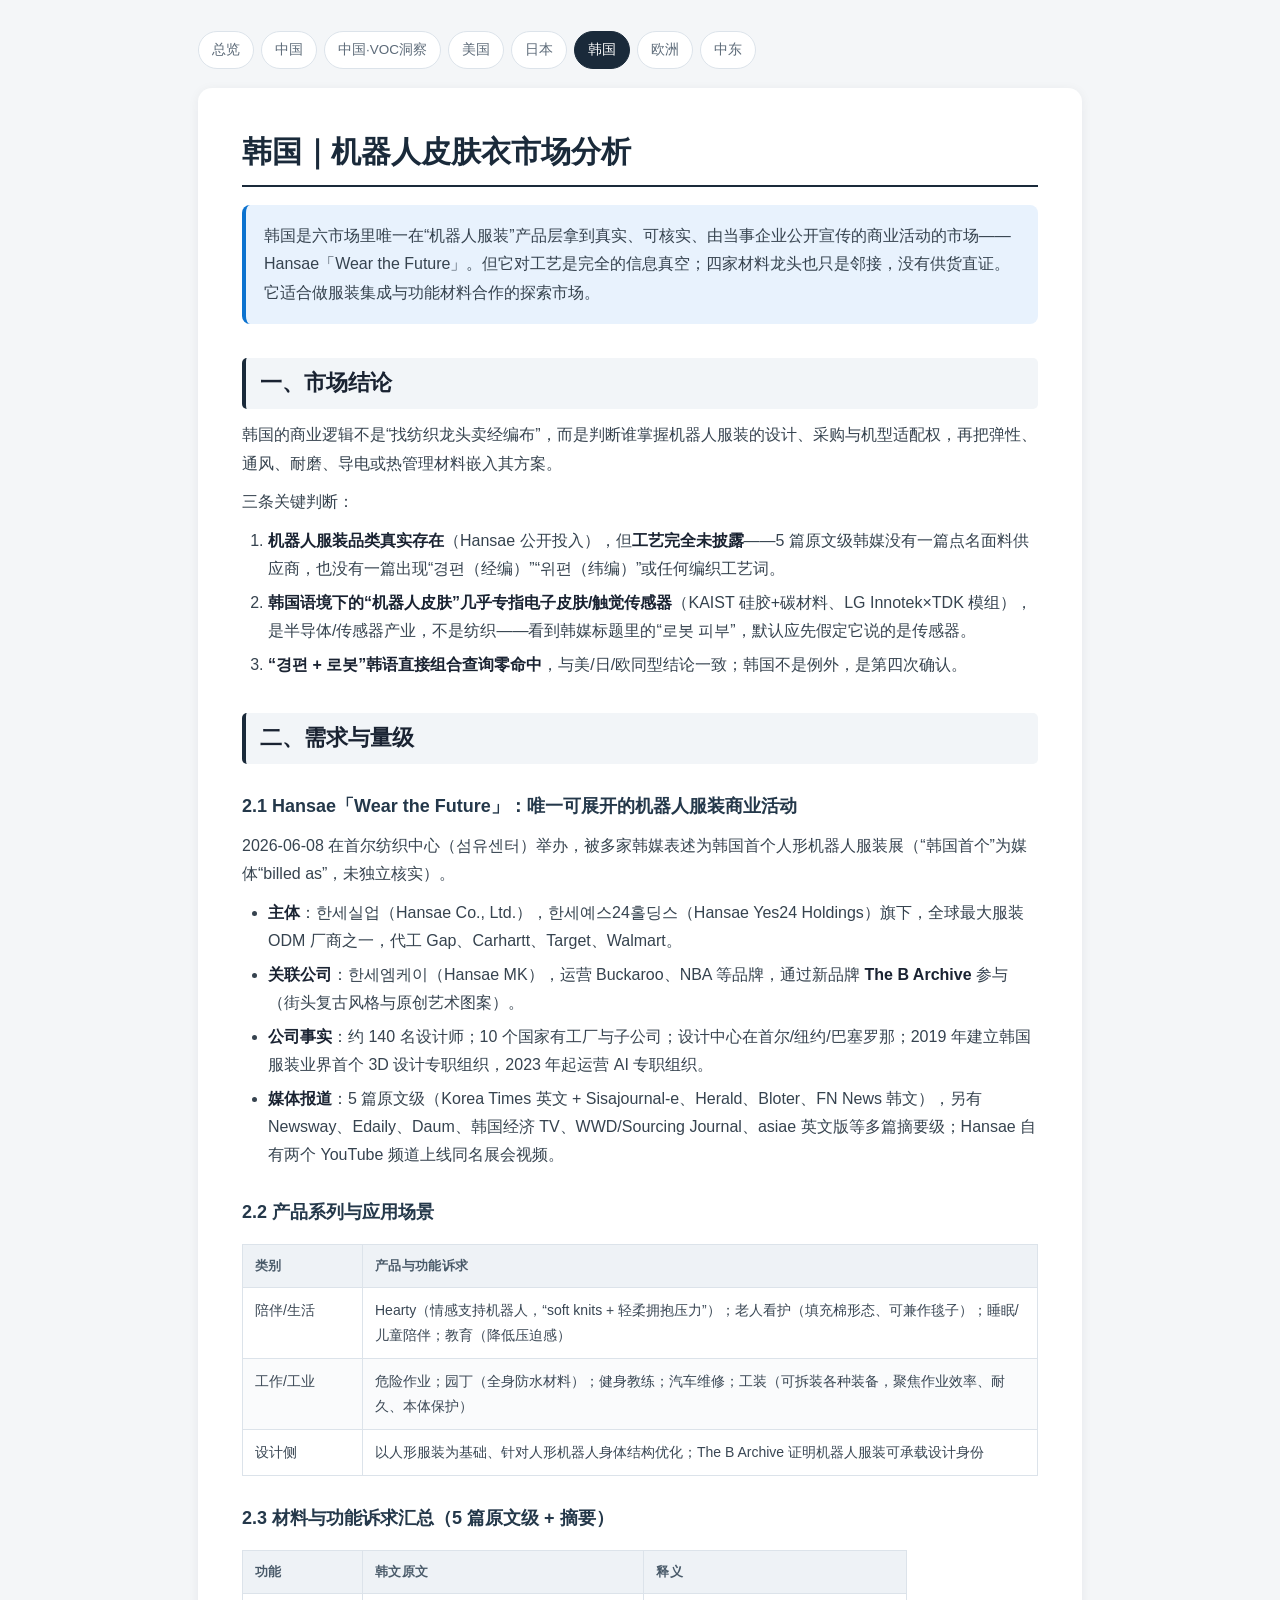
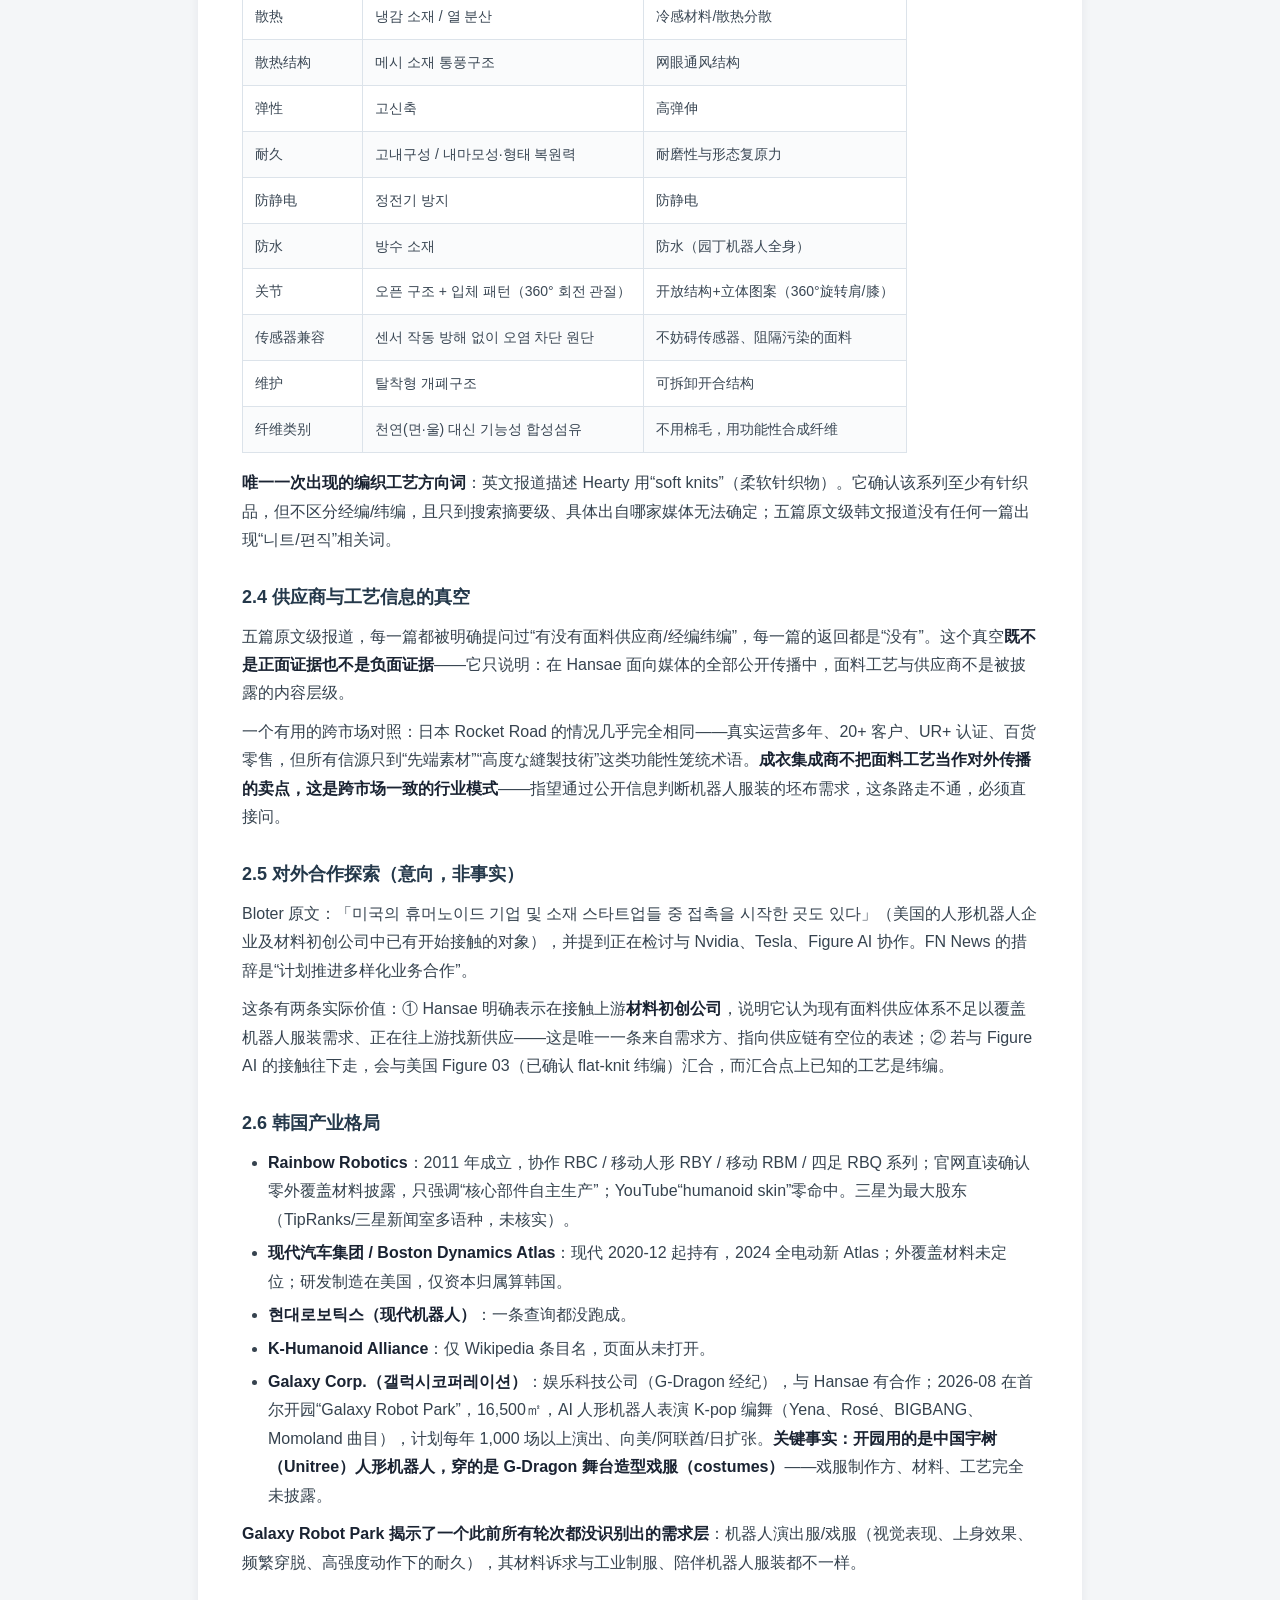
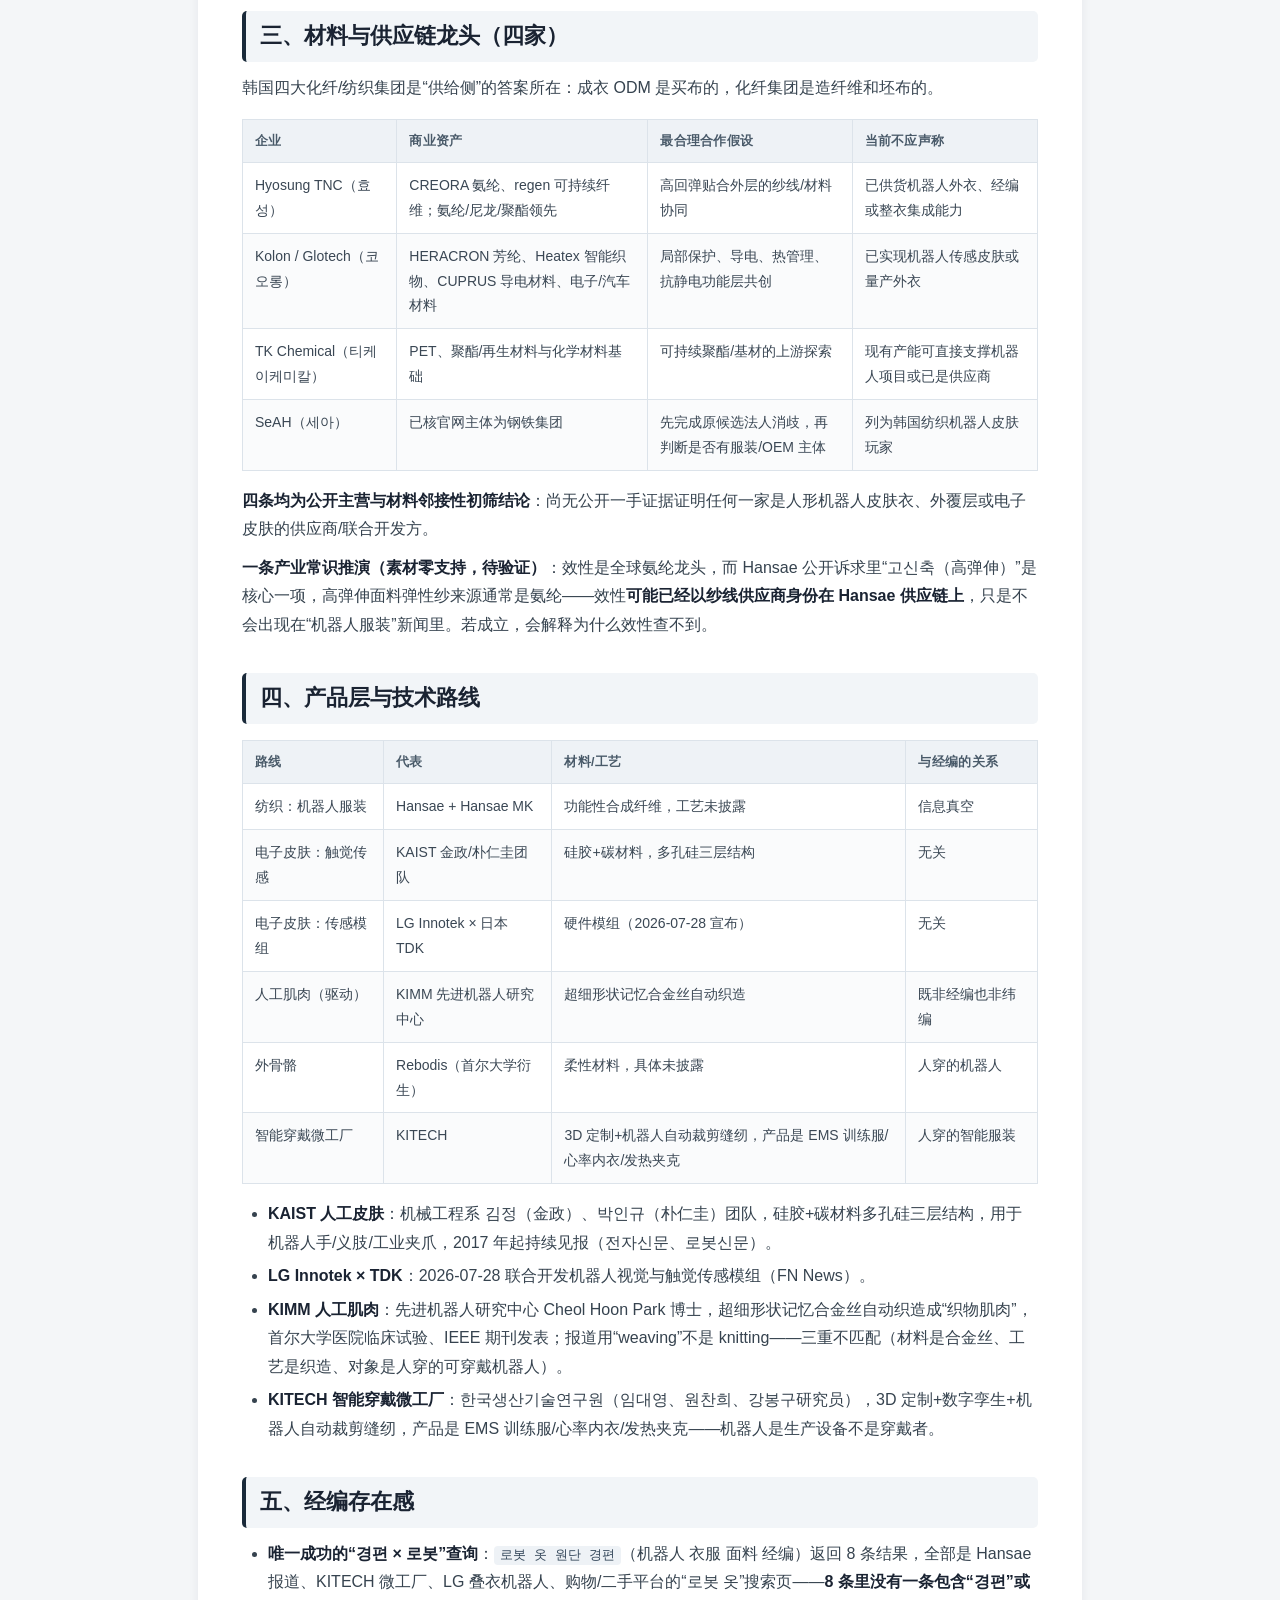
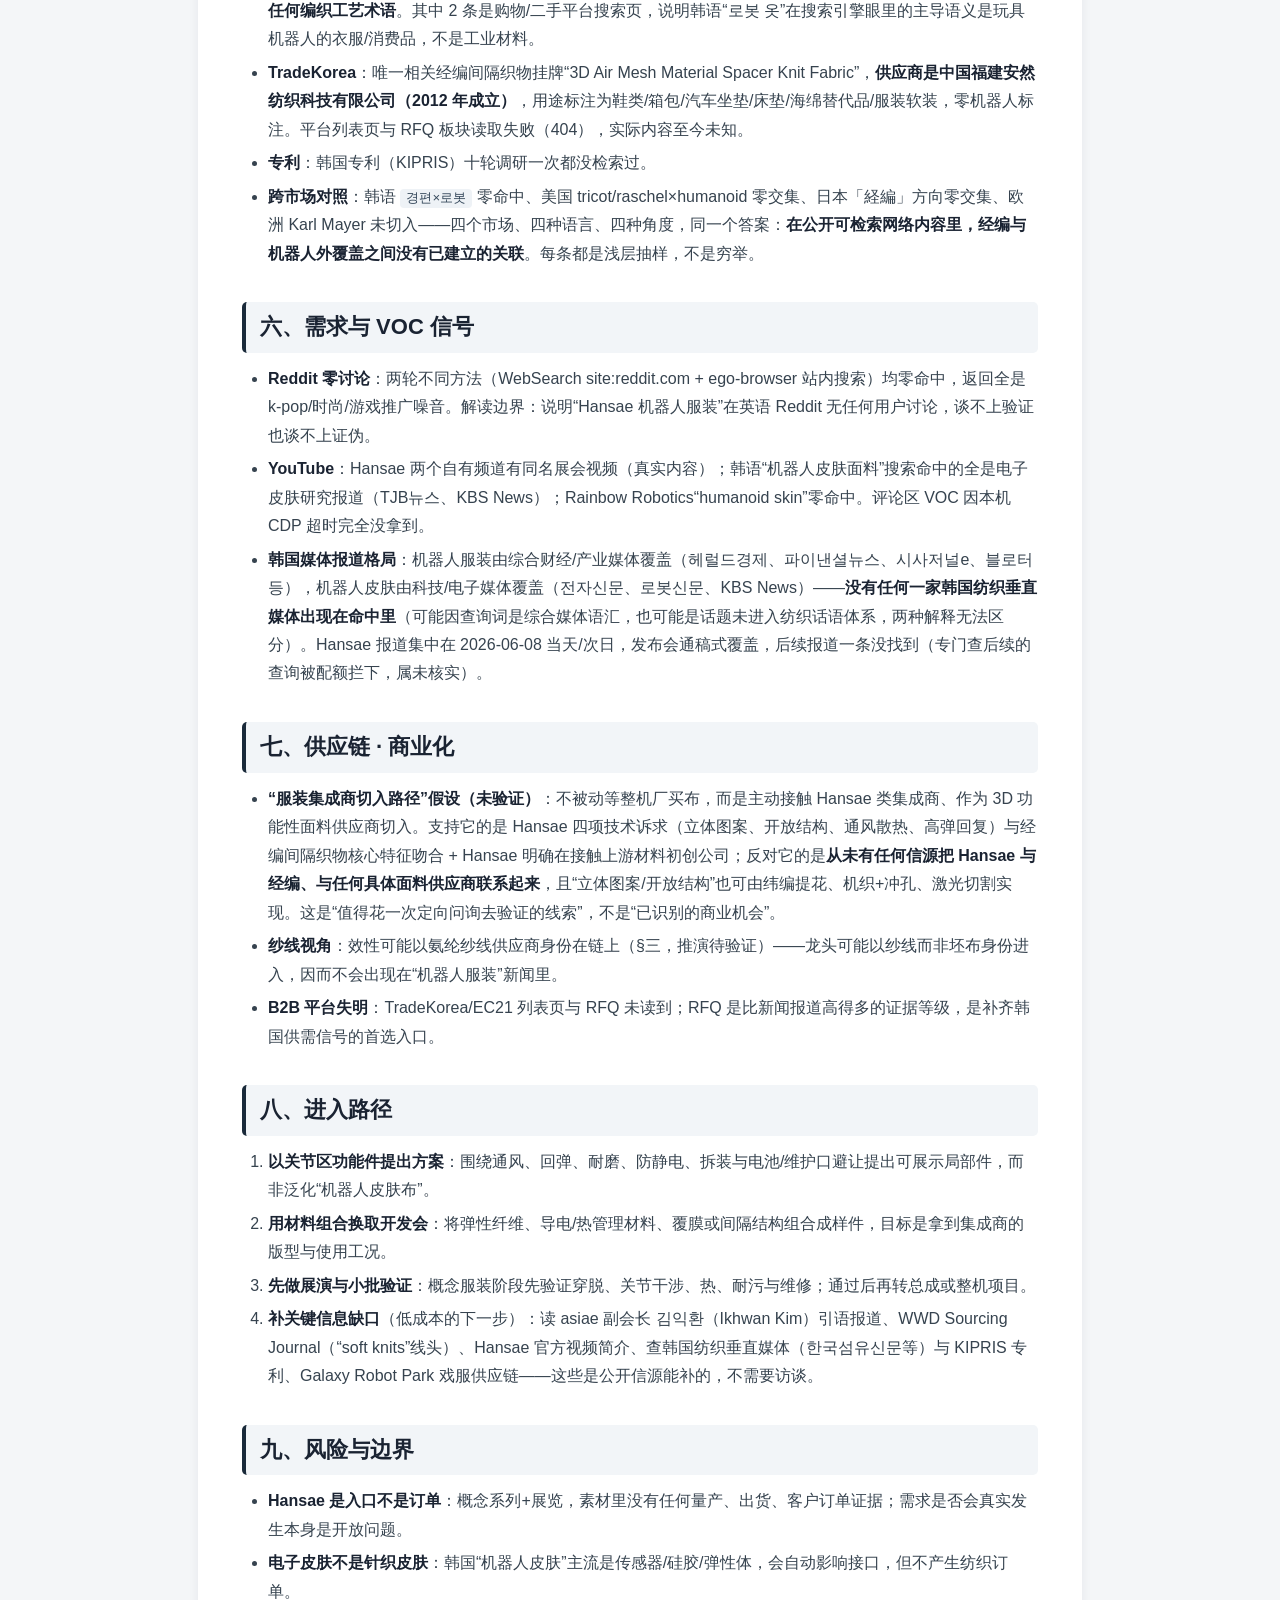
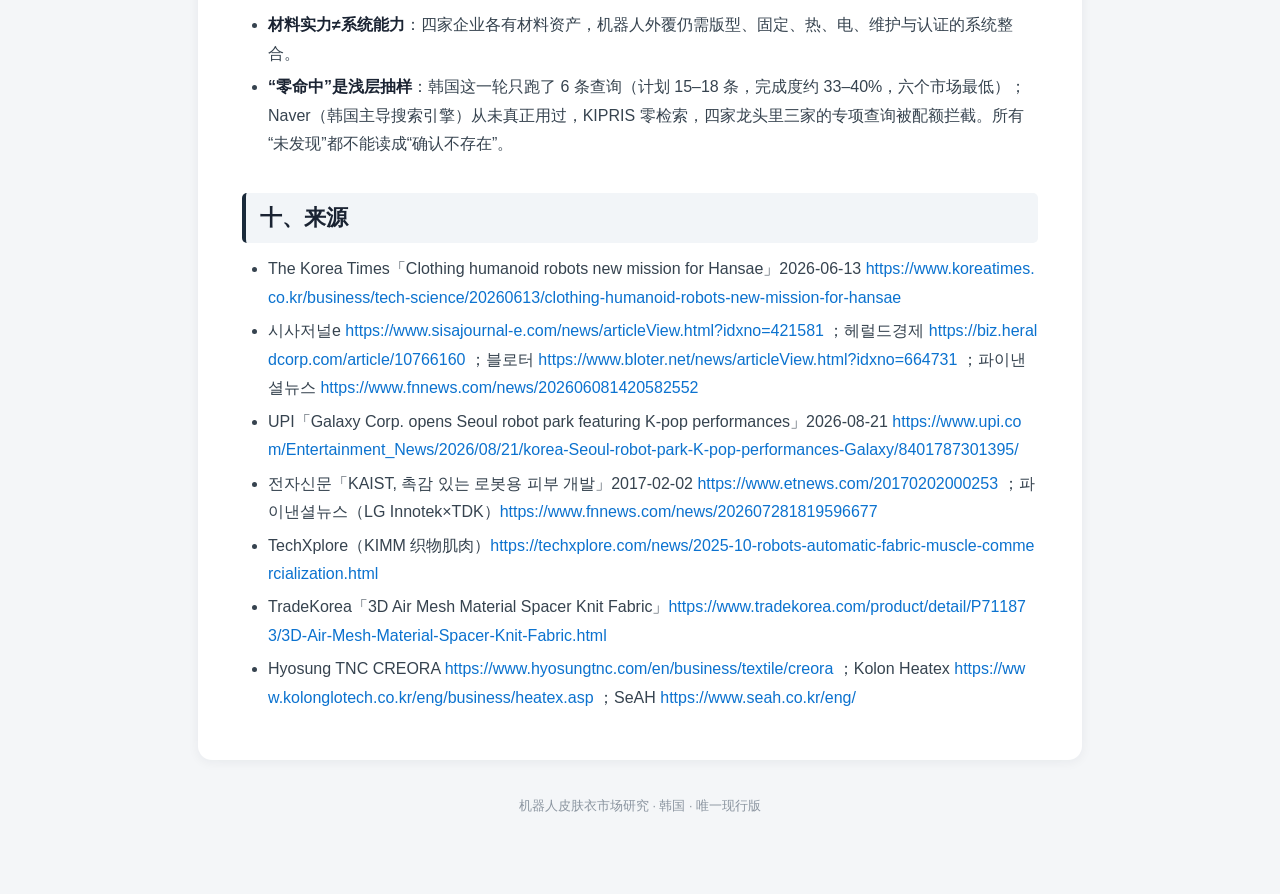
<file: korea.html>
<!doctype html><html lang="zh-CN"><head>
<meta charset="utf-8"><meta name="viewport" content="width=device-width,initial-scale=1">
<title>韩国｜机器人皮肤衣市场分析</title>
<link rel="stylesheet" href="assets/final.css">
</head><body><div class="wrap">
<nav class="nav"><a href="index.html">总览</a><a href="china.html">中国</a><a href="china-voc.html">中国·VOC洞察</a><a href="usa.html">美国</a><a href="japan.html">日本</a><a href="korea.html" class="active">韩国</a><a href="europe.html">欧洲</a><a href="middle-east.html">中东</a></nav>
<main class="doc">
<h1 id="韩国机器人皮肤衣市场分析">韩国｜机器人皮肤衣市场分析</h1>
<blockquote>
<p>韩国是六市场里唯一在“机器人服装”产品层拿到真实、可核实、由当事企业公开宣传的商业活动的市场——Hansae「Wear the Future」。但它对工艺是完全的信息真空；四家材料龙头也只是邻接，没有供货直证。它适合做服装集成与功能材料合作的探索市场。</p>
</blockquote>
<h2 id="一市场结论">一、市场结论</h2>
<p>韩国的商业逻辑不是“找纺织龙头卖经编布”，而是判断谁掌握机器人服装的设计、采购与机型适配权，再把弹性、通风、耐磨、导电或热管理材料嵌入其方案。</p>
<p>三条关键判断：</p>
<ol type="1">
<li><strong>机器人服装品类真实存在</strong>（Hansae 公开投入），但<strong>工艺完全未披露</strong>——5 篇原文级韩媒没有一篇点名面料供应商，也没有一篇出现“경편（经编）”“위편（纬编）”或任何编织工艺词。</li>
<li><strong>韩国语境下的“机器人皮肤”几乎专指电子皮肤/触觉传感器</strong>（KAIST 硅胶+碳材料、LG Innotek×TDK 模组），是半导体/传感器产业，不是纺织——看到韩媒标题里的“로봇 피부”，默认应先假定它说的是传感器。</li>
<li><strong>“경편 + 로봇”韩语直接组合查询零命中</strong>，与美/日/欧同型结论一致；韩国不是例外，是第四次确认。</li>
</ol>
<h2 id="二需求与量级">二、需求与量级</h2>
<h3 id="21-hansaewear-the-future唯一可展开的机器人服装商业活动">2.1 Hansae「Wear the Future」：唯一可展开的机器人服装商业活动</h3>
<p>2026-06-08 在首尔纺织中心（섬유센터）举办，被多家韩媒表述为韩国首个人形机器人服装展（“韩国首个”为媒体“billed as”，未独立核实）。</p>
<ul>
<li><strong>主体</strong>：한세실업（Hansae Co., Ltd.），한세예스24홀딩스（Hansae Yes24 Holdings）旗下，全球最大服装 ODM 厂商之一，代工 Gap、Carhartt、Target、Walmart。</li>
<li><strong>关联公司</strong>：한세엠케이（Hansae MK），运营 Buckaroo、NBA 等品牌，通过新品牌 <strong>The B Archive</strong> 参与（街头复古风格与原创艺术图案）。</li>
<li><strong>公司事实</strong>：约 140 名设计师；10 个国家有工厂与子公司；设计中心在首尔/纽约/巴塞罗那；2019 年建立韩国服装业界首个 3D 设计专职组织，2023 年起运营 AI 专职组织。</li>
<li><strong>媒体报道</strong>：5 篇原文级（Korea Times 英文 + Sisajournal-e、Herald、Bloter、FN News 韩文），另有 Newsway、Edaily、Daum、韩国经济 TV、WWD/Sourcing Journal、asiae 英文版等多篇摘要级；Hansae 自有两个 YouTube 频道上线同名展会视频。</li>
</ul>
<h3 id="22-产品系列与应用场景">2.2 产品系列与应用场景</h3>
<table>
<thead>
<tr>
<th>类别</th>
<th>产品与功能诉求</th>
</tr>
</thead>
<tbody>
<tr>
<td>陪伴/生活</td>
<td>Hearty（情感支持机器人，“soft knits + 轻柔拥抱压力”）；老人看护（填充棉形态、可兼作毯子）；睡眠/儿童陪伴；教育（降低压迫感）</td>
</tr>
<tr>
<td>工作/工业</td>
<td>危险作业；园丁（全身防水材料）；健身教练；汽车维修；工装（可拆装各种装备，聚焦作业效率、耐久、本体保护）</td>
</tr>
<tr>
<td>设计侧</td>
<td>以人形服装为基础、针对人形机器人身体结构优化；The B Archive 证明机器人服装可承载设计身份</td>
</tr>
</tbody>
</table>
<h3 id="23-材料与功能诉求汇总5-篇原文级--摘要">2.3 材料与功能诉求汇总（5 篇原文级 + 摘要）</h3>
<table>
<thead>
<tr>
<th>功能</th>
<th>韩文原文</th>
<th>释义</th>
</tr>
</thead>
<tbody>
<tr>
<td>散热</td>
<td>냉감 소재 / 열 분산</td>
<td>冷感材料/散热分散</td>
</tr>
<tr>
<td>散热结构</td>
<td>메시 소재 통풍구조</td>
<td>网眼通风结构</td>
</tr>
<tr>
<td>弹性</td>
<td>고신축</td>
<td>高弹伸</td>
</tr>
<tr>
<td>耐久</td>
<td>고내구성 / 내마모성·형태 복원력</td>
<td>耐磨性与形态复原力</td>
</tr>
<tr>
<td>防静电</td>
<td>정전기 방지</td>
<td>防静电</td>
</tr>
<tr>
<td>防水</td>
<td>방수 소재</td>
<td>防水（园丁机器人全身）</td>
</tr>
<tr>
<td>关节</td>
<td>오픈 구조 + 입체 패턴（360° 회전 관절）</td>
<td>开放结构+立体图案（360°旋转肩/膝）</td>
</tr>
<tr>
<td>传感器兼容</td>
<td>센서 작동 방해 없이 오염 차단 원단</td>
<td>不妨碍传感器、阻隔污染的面料</td>
</tr>
<tr>
<td>维护</td>
<td>탈착형 개폐구조</td>
<td>可拆卸开合结构</td>
</tr>
<tr>
<td>纤维类别</td>
<td>천연(면·울) 대신 기능성 합성섬유</td>
<td>不用棉毛，用功能性合成纤维</td>
</tr>
</tbody>
</table>
<p><strong>唯一一次出现的编织工艺方向词</strong>：英文报道描述 Hearty 用“soft knits”（柔软针织物）。它确认该系列至少有针织品，但不区分经编/纬编，且只到搜索摘要级、具体出自哪家媒体无法确定；五篇原文级韩文报道没有任何一篇出现“니트/편직”相关词。</p>
<h3 id="24-供应商与工艺信息的真空">2.4 供应商与工艺信息的真空</h3>
<p>五篇原文级报道，每一篇都被明确提问过“有没有面料供应商/经编纬编”，每一篇的返回都是“没有”。这个真空<strong>既不是正面证据也不是负面证据</strong>——它只说明：在 Hansae 面向媒体的全部公开传播中，面料工艺与供应商不是被披露的内容层级。</p>
<p>一个有用的跨市场对照：日本 Rocket Road 的情况几乎完全相同——真实运营多年、20+ 客户、UR+ 认证、百货零售，但所有信源只到“先端素材”“高度な縫製技術”这类功能性笼统术语。<strong>成衣集成商不把面料工艺当作对外传播的卖点，这是跨市场一致的行业模式</strong>——指望通过公开信息判断机器人服装的坯布需求，这条路走不通，必须直接问。</p>
<h3 id="25-对外合作探索意向非事实">2.5 对外合作探索（意向，非事实）</h3>
<p>Bloter 原文：「미국의 휴머노이드 기업 및 소재 스타트업들 중 접촉을 시작한 곳도 있다」（美国的人形机器人企业及材料初创公司中已有开始接触的对象），并提到正在检讨与 Nvidia、Tesla、Figure AI 协作。FN News 的措辞是“计划推进多样化业务合作”。</p>
<p>这条有两条实际价值：① Hansae 明确表示在接触上游<strong>材料初创公司</strong>，说明它认为现有面料供应体系不足以覆盖机器人服装需求、正在往上游找新供应——这是唯一一条来自需求方、指向供应链有空位的表述；② 若与 Figure AI 的接触往下走，会与美国 Figure 03（已确认 flat-knit 纬编）汇合，而汇合点上已知的工艺是纬编。</p>
<h3 id="26-韩国产业格局">2.6 韩国产业格局</h3>
<ul>
<li><strong>Rainbow Robotics</strong>：2011 年成立，协作 RBC / 移动人形 RBY / 移动 RBM / 四足 RBQ 系列；官网直读确认零外覆盖材料披露，只强调“核心部件自主生产”；YouTube“humanoid skin”零命中。三星为最大股东（TipRanks/三星新闻室多语种，未核实）。</li>
<li><strong>现代汽车集团 / Boston Dynamics Atlas</strong>：现代 2020-12 起持有，2024 全电动新 Atlas；外覆盖材料未定位；研发制造在美国，仅资本归属算韩国。</li>
<li><strong>현대로보틱스（现代机器人）</strong>：一条查询都没跑成。</li>
<li><strong>K-Humanoid Alliance</strong>：仅 Wikipedia 条目名，页面从未打开。</li>
<li><strong>Galaxy Corp.（갤럭시코퍼레이션）</strong>：娱乐科技公司（G-Dragon 经纪），与 Hansae 有合作；2026-08 在首尔开园“Galaxy Robot Park”，16,500㎡，AI 人形机器人表演 K-pop 编舞（Yena、Rosé、BIGBANG、Momoland 曲目），计划每年 1,000 场以上演出、向美/阿联酋/日扩张。<strong>关键事实：开园用的是中国宇树（Unitree）人形机器人，穿的是 G-Dragon 舞台造型戏服（costumes）</strong>——戏服制作方、材料、工艺完全未披露。</li>
</ul>
<p><strong>Galaxy Robot Park 揭示了一个此前所有轮次都没识别出的需求层</strong>：机器人演出服/戏服（视觉表现、上身效果、频繁穿脱、高强度动作下的耐久），其材料诉求与工业制服、陪伴机器人服装都不一样。</p>
<h2 id="三材料与供应链龙头四家">三、材料与供应链龙头（四家）</h2>
<p>韩国四大化纤/纺织集团是“供给侧”的答案所在：成衣 ODM 是买布的，化纤集团是造纤维和坯布的。</p>
<table>
<thead>
<tr>
<th>企业</th>
<th>商业资产</th>
<th>最合理合作假设</th>
<th>当前不应声称</th>
</tr>
</thead>
<tbody>
<tr>
<td>Hyosung TNC（효성）</td>
<td>CREORA 氨纶、regen 可持续纤维；氨纶/尼龙/聚酯领先</td>
<td>高回弹贴合外层的纱线/材料协同</td>
<td>已供货机器人外衣、经编或整衣集成能力</td>
</tr>
<tr>
<td>Kolon / Glotech（코오롱）</td>
<td>HERACRON 芳纶、Heatex 智能织物、CUPRUS 导电材料、电子/汽车材料</td>
<td>局部保护、导电、热管理、抗静电功能层共创</td>
<td>已实现机器人传感皮肤或量产外衣</td>
</tr>
<tr>
<td>TK Chemical（티케이케미칼）</td>
<td>PET、聚酯/再生材料与化学材料基础</td>
<td>可持续聚酯/基材的上游探索</td>
<td>现有产能可直接支撑机器人项目或已是供应商</td>
</tr>
<tr>
<td>SeAH（세아）</td>
<td>已核官网主体为钢铁集团</td>
<td>先完成原候选法人消歧，再判断是否有服装/OEM 主体</td>
<td>列为韩国纺织机器人皮肤玩家</td>
</tr>
</tbody>
</table>
<p><strong>四条均为公开主营与材料邻接性初筛结论</strong>：尚无公开一手证据证明任何一家是人形机器人皮肤衣、外覆层或电子皮肤的供应商/联合开发方。</p>
<p><strong>一条产业常识推演（素材零支持，待验证）</strong>：效性是全球氨纶龙头，而 Hansae 公开诉求里“고신축（高弹伸）”是核心一项，高弹伸面料弹性纱来源通常是氨纶——效性<strong>可能已经以纱线供应商身份在 Hansae 供应链上</strong>，只是不会出现在“机器人服装”新闻里。若成立，会解释为什么效性查不到。</p>
<h2 id="四产品层与技术路线">四、产品层与技术路线</h2>
<table>
<thead>
<tr>
<th>路线</th>
<th>代表</th>
<th>材料/工艺</th>
<th>与经编的关系</th>
</tr>
</thead>
<tbody>
<tr>
<td>纺织：机器人服装</td>
<td>Hansae + Hansae MK</td>
<td>功能性合成纤维，工艺未披露</td>
<td>信息真空</td>
</tr>
<tr>
<td>电子皮肤：触觉传感</td>
<td>KAIST 金政/朴仁圭团队</td>
<td>硅胶+碳材料，多孔硅三层结构</td>
<td>无关</td>
</tr>
<tr>
<td>电子皮肤：传感模组</td>
<td>LG Innotek × 日本 TDK</td>
<td>硬件模组（2026-07-28 宣布）</td>
<td>无关</td>
</tr>
<tr>
<td>人工肌肉（驱动）</td>
<td>KIMM 先进机器人研究中心</td>
<td>超细形状记忆合金丝自动织造</td>
<td>既非经编也非纬编</td>
</tr>
<tr>
<td>外骨骼</td>
<td>Rebodis（首尔大学衍生）</td>
<td>柔性材料，具体未披露</td>
<td>人穿的机器人</td>
</tr>
<tr>
<td>智能穿戴微工厂</td>
<td>KITECH</td>
<td>3D 定制+机器人自动裁剪缝纫，产品是 EMS 训练服/心率内衣/发热夹克</td>
<td>人穿的智能服装</td>
</tr>
</tbody>
</table>
<ul>
<li><strong>KAIST 人工皮肤</strong>：机械工程系 김정（金政）、박인규（朴仁圭）团队，硅胶+碳材料多孔硅三层结构，用于机器人手/义肢/工业夹爪，2017 年起持续见报（전자신문、로봇신문）。</li>
<li><strong>LG Innotek × TDK</strong>：2026-07-28 联合开发机器人视觉与触觉传感模组（FN News）。</li>
<li><strong>KIMM 人工肌肉</strong>：先进机器人研究中心 Cheol Hoon Park 博士，超细形状记忆合金丝自动织造成“织物肌肉”，首尔大学医院临床试验、IEEE 期刊发表；报道用“weaving”不是 knitting——三重不匹配（材料是合金丝、工艺是织造、对象是人穿的可穿戴机器人）。</li>
<li><strong>KITECH 智能穿戴微工厂</strong>：한국생산기술연구원（임대영、원찬희、강봉구研究员），3D 定制+数字孪生+机器人自动裁剪缝纫，产品是 EMS 训练服/心率内衣/发热夹克——机器人是生产设备不是穿戴者。</li>
</ul>
<h2 id="五经编存在感">五、经编存在感</h2>
<ul>
<li><strong>唯一成功的“경편 × 로봇”查询</strong>：<code>로봇 옷 원단 경편</code>（机器人 衣服 面料 经编）返回 8 条结果，全部是 Hansae 报道、KITECH 微工厂、LG 叠衣机器人、购物/二手平台的“로봇 옷”搜索页——<strong>8 条里没有一条包含“경편”或任何编织工艺术语</strong>。其中 2 条是购物/二手平台搜索页，说明韩语“로봇 옷”在搜索引擎眼里的主导语义是玩具机器人的衣服/消费品，不是工业材料。</li>
<li><strong>TradeKorea</strong>：唯一相关经编间隔织物挂牌“3D Air Mesh Material Spacer Knit Fabric”，<strong>供应商是中国福建安然纺织科技有限公司（2012 年成立）</strong>，用途标注为鞋类/箱包/汽车坐垫/床垫/海绵替代品/服装软装，零机器人标注。平台列表页与 RFQ 板块读取失败（404），实际内容至今未知。</li>
<li><strong>专利</strong>：韩国专利（KIPRIS）十轮调研一次都没检索过。</li>
<li><strong>跨市场对照</strong>：韩语 <code>경편×로봇</code> 零命中、美国 tricot/raschel×humanoid 零交集、日本「経編」方向零交集、欧洲 Karl Mayer 未切入——四个市场、四种语言、四种角度，同一个答案：<strong>在公开可检索网络内容里，经编与机器人外覆盖之间没有已建立的关联</strong>。每条都是浅层抽样，不是穷举。</li>
</ul>
<h2 id="六需求与-voc-信号">六、需求与 VOC 信号</h2>
<ul>
<li><strong>Reddit 零讨论</strong>：两轮不同方法（WebSearch site:reddit.com + ego-browser 站内搜索）均零命中，返回全是 k-pop/时尚/游戏推广噪音。解读边界：说明“Hansae 机器人服装”在英语 Reddit 无任何用户讨论，谈不上验证也谈不上证伪。</li>
<li><strong>YouTube</strong>：Hansae 两个自有频道有同名展会视频（真实内容）；韩语“机器人皮肤面料”搜索命中的全是电子皮肤研究报道（TJB뉴스、KBS News）；Rainbow Robotics“humanoid skin”零命中。评论区 VOC 因本机 CDP 超时完全没拿到。</li>
<li><strong>韩国媒体报道格局</strong>：机器人服装由综合财经/产业媒体覆盖（헤럴드경제、파이낸셜뉴스、시사저널e、블로터 등），机器人皮肤由科技/电子媒体覆盖（전자신문、로봇신문、KBS News）——<strong>没有任何一家韩国纺织垂直媒体出现在命中里</strong>（可能因查询词是综合媒体语汇，也可能是话题未进入纺织话语体系，两种解释无法区分）。Hansae 报道集中在 2026-06-08 当天/次日，发布会通稿式覆盖，后续报道一条没找到（专门查后续的查询被配额拦下，属未核实）。</li>
</ul>
<h2 id="七供应链--商业化">七、供应链 · 商业化</h2>
<ul>
<li><strong>“服装集成商切入路径”假设（未验证）</strong>：不被动等整机厂买布，而是主动接触 Hansae 类集成商、作为 3D 功能性面料供应商切入。支持它的是 Hansae 四项技术诉求（立体图案、开放结构、通风散热、高弹回复）与经编间隔织物核心特征吻合 + Hansae 明确在接触上游材料初创公司；反对它的是<strong>从未有任何信源把 Hansae 与经编、与任何具体面料供应商联系起来</strong>，且“立体图案/开放结构”也可由纬编提花、机织+冲孔、激光切割实现。这是“值得花一次定向问询去验证的线索”，不是“已识别的商业机会”。</li>
<li><strong>纱线视角</strong>：效性可能以氨纶纱线供应商身份在链上（§三，推演待验证）——龙头可能以纱线而非坯布身份进入，因而不会出现在“机器人服装”新闻里。</li>
<li><strong>B2B 平台失明</strong>：TradeKorea/EC21 列表页与 RFQ 未读到；RFQ 是比新闻报道高得多的证据等级，是补齐韩国供需信号的首选入口。</li>
</ul>
<h2 id="八进入路径">八、进入路径</h2>
<ol type="1">
<li><strong>以关节区功能件提出方案</strong>：围绕通风、回弹、耐磨、防静电、拆装与电池/维护口避让提出可展示局部件，而非泛化“机器人皮肤布”。</li>
<li><strong>用材料组合换取开发会</strong>：将弹性纤维、导电/热管理材料、覆膜或间隔结构组合成样件，目标是拿到集成商的版型与使用工况。</li>
<li><strong>先做展演与小批验证</strong>：概念服装阶段先验证穿脱、关节干涉、热、耐污与维修；通过后再转总成或整机项目。</li>
<li><strong>补关键信息缺口</strong>（低成本的下一步）：读 asiae 副会长 김익환（Ikhwan Kim）引语报道、WWD Sourcing Journal（“soft knits”线头）、Hansae 官方视频简介、查韩国纺织垂直媒体（한국섬유신문等）与 KIPRIS 专利、Galaxy Robot Park 戏服供应链——这些是公开信源能补的，不需要访谈。</li>
</ol>
<h2 id="九风险与边界">九、风险与边界</h2>
<ul>
<li><strong>Hansae 是入口不是订单</strong>：概念系列+展览，素材里没有任何量产、出货、客户订单证据；需求是否会真实发生本身是开放问题。</li>
<li><strong>电子皮肤不是针织皮肤</strong>：韩国“机器人皮肤”主流是传感器/硅胶/弹性体，会自动影响接口，但不产生纺织订单。</li>
<li><strong>材料实力≠系统能力</strong>：四家企业各有材料资产，机器人外覆仍需版型、固定、热、电、维护与认证的系统整合。</li>
<li><strong>“零命中”是浅层抽样</strong>：韩国这一轮只跑了 6 条查询（计划 15–18 条，完成度约 33–40%，六个市场最低）；Naver（韩国主导搜索引擎）从未真正用过，KIPRIS 零检索，四家龙头里三家的专项查询被配额拦截。所有“未发现”都不能读成“确认不存在”。</li>
</ul>
<h2 id="十来源">十、来源</h2>
<ul>
<li>The Korea Times「Clothing humanoid robots new mission for Hansae」2026-06-13 <a href="https://www.koreatimes.co.kr/business/tech-science/20260613/clothing-humanoid-robots-new-mission-for-hansae">https://www.koreatimes.co.kr/business/tech-science/20260613/clothing-humanoid-robots-new-mission-for-hansae</a></li>
<li>시사저널e <a href="https://www.sisajournal-e.com/news/articleView.html?idxno=421581">https://www.sisajournal-e.com/news/articleView.html?idxno=421581</a> ；헤럴드경제 <a href="https://biz.heraldcorp.com/article/10766160">https://biz.heraldcorp.com/article/10766160</a> ；블로터 <a href="https://www.bloter.net/news/articleView.html?idxno=664731">https://www.bloter.net/news/articleView.html?idxno=664731</a> ；파이낸셜뉴스 <a href="https://www.fnnews.com/news/202606081420582552">https://www.fnnews.com/news/202606081420582552</a></li>
<li>UPI「Galaxy Corp. opens Seoul robot park featuring K-pop performances」2026-08-21 <a href="https://www.upi.com/Entertainment_News/2026/08/21/korea-Seoul-robot-park-K-pop-performances-Galaxy/8401787301395/">https://www.upi.com/Entertainment_News/2026/08/21/korea-Seoul-robot-park-K-pop-performances-Galaxy/8401787301395/</a></li>
<li>전자신문「KAIST, 촉감 있는 로봇용 피부 개발」2017-02-02 <a href="https://www.etnews.com/20170202000253">https://www.etnews.com/20170202000253</a> ；파이낸셜뉴스（LG Innotek×TDK）<a href="https://www.fnnews.com/news/202607281819596677">https://www.fnnews.com/news/202607281819596677</a></li>
<li>TechXplore（KIMM 织物肌肉）<a href="https://techxplore.com/news/2025-10-robots-automatic-fabric-muscle-commercialization.html">https://techxplore.com/news/2025-10-robots-automatic-fabric-muscle-commercialization.html</a></li>
<li>TradeKorea「3D Air Mesh Material Spacer Knit Fabric」<a href="https://www.tradekorea.com/product/detail/P711873/3D-Air-Mesh-Material-Spacer-Knit-Fabric.html">https://www.tradekorea.com/product/detail/P711873/3D-Air-Mesh-Material-Spacer-Knit-Fabric.html</a></li>
<li>Hyosung TNC CREORA <a href="https://www.hyosungtnc.com/en/business/textile/creora">https://www.hyosungtnc.com/en/business/textile/creora</a> ；Kolon Heatex <a href="https://www.kolonglotech.co.kr/eng/business/heatex.asp">https://www.kolonglotech.co.kr/eng/business/heatex.asp</a> ；SeAH <a href="https://www.seah.co.kr/eng/">https://www.seah.co.kr/eng/</a></li>
</ul>

</main>
<p class="foot">机器人皮肤衣市场研究 · 韩国 · 唯一现行版</p>
</div></body></html>
</file>
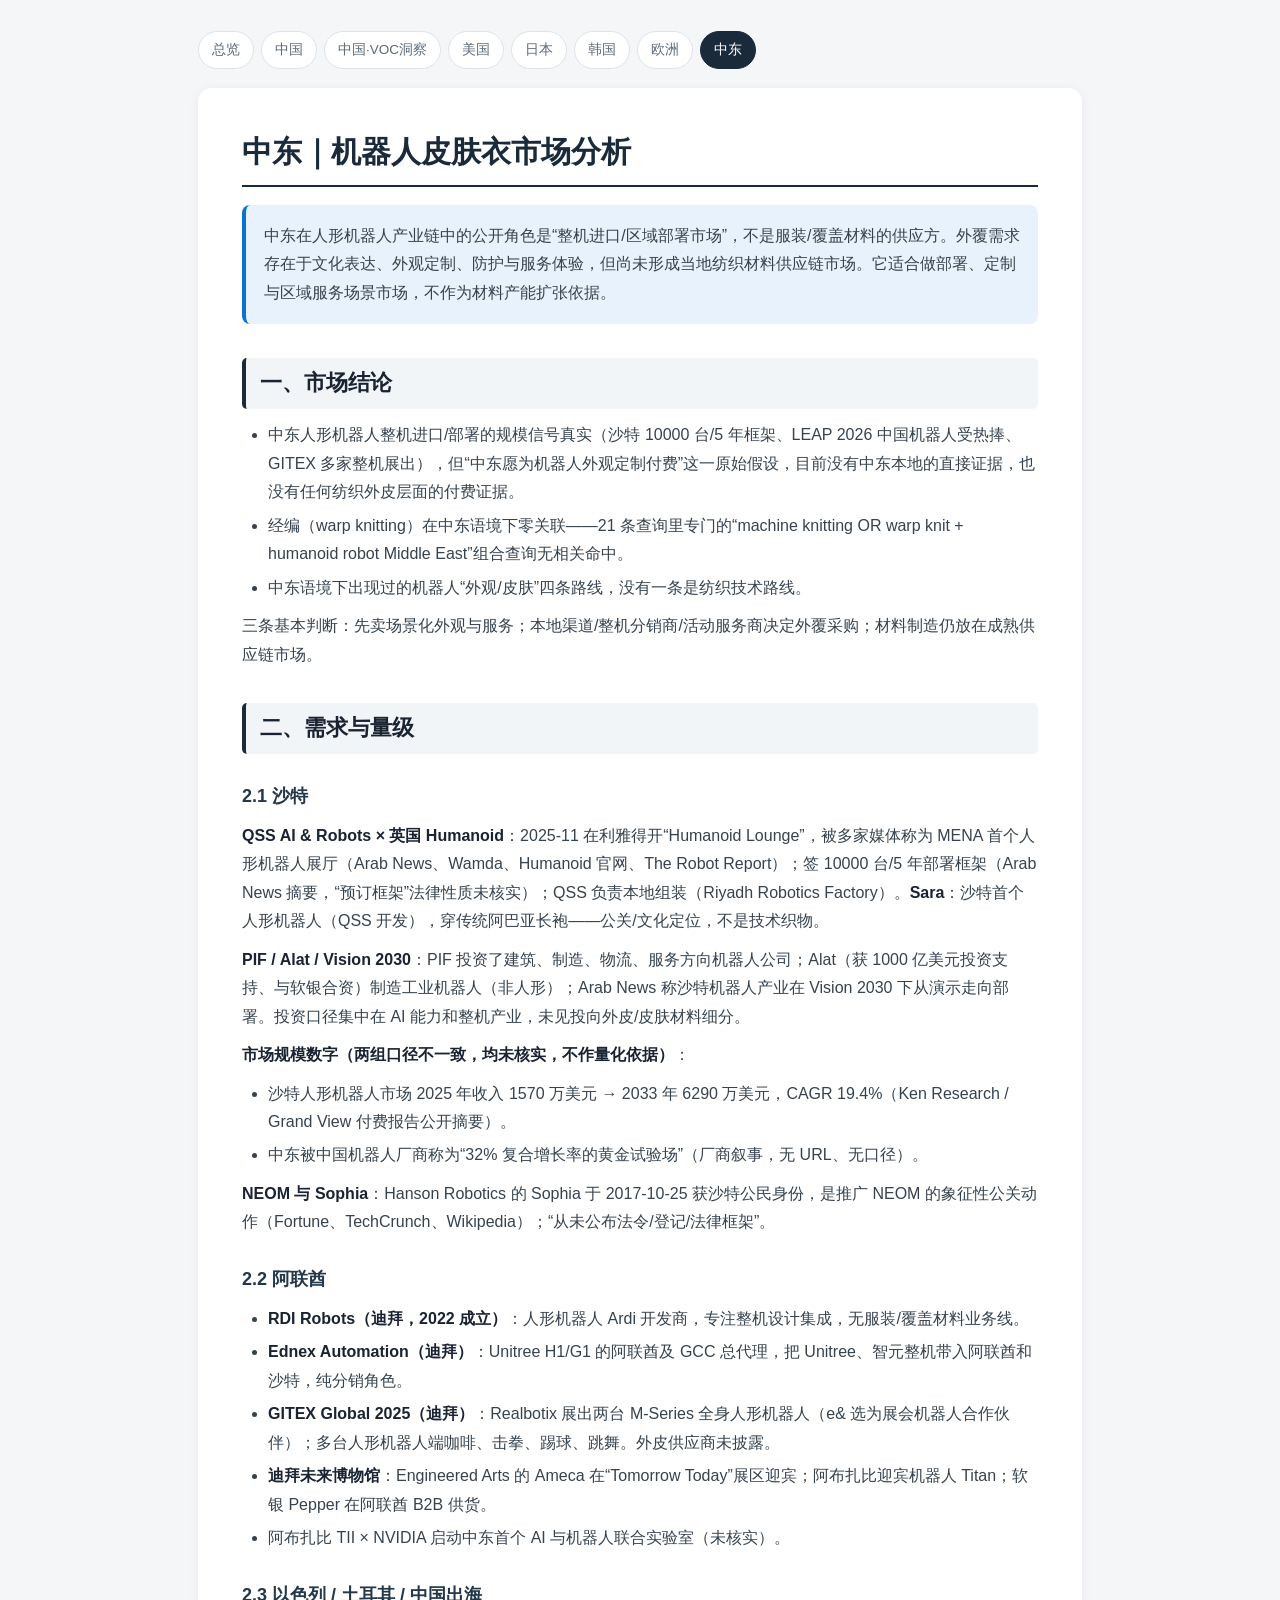
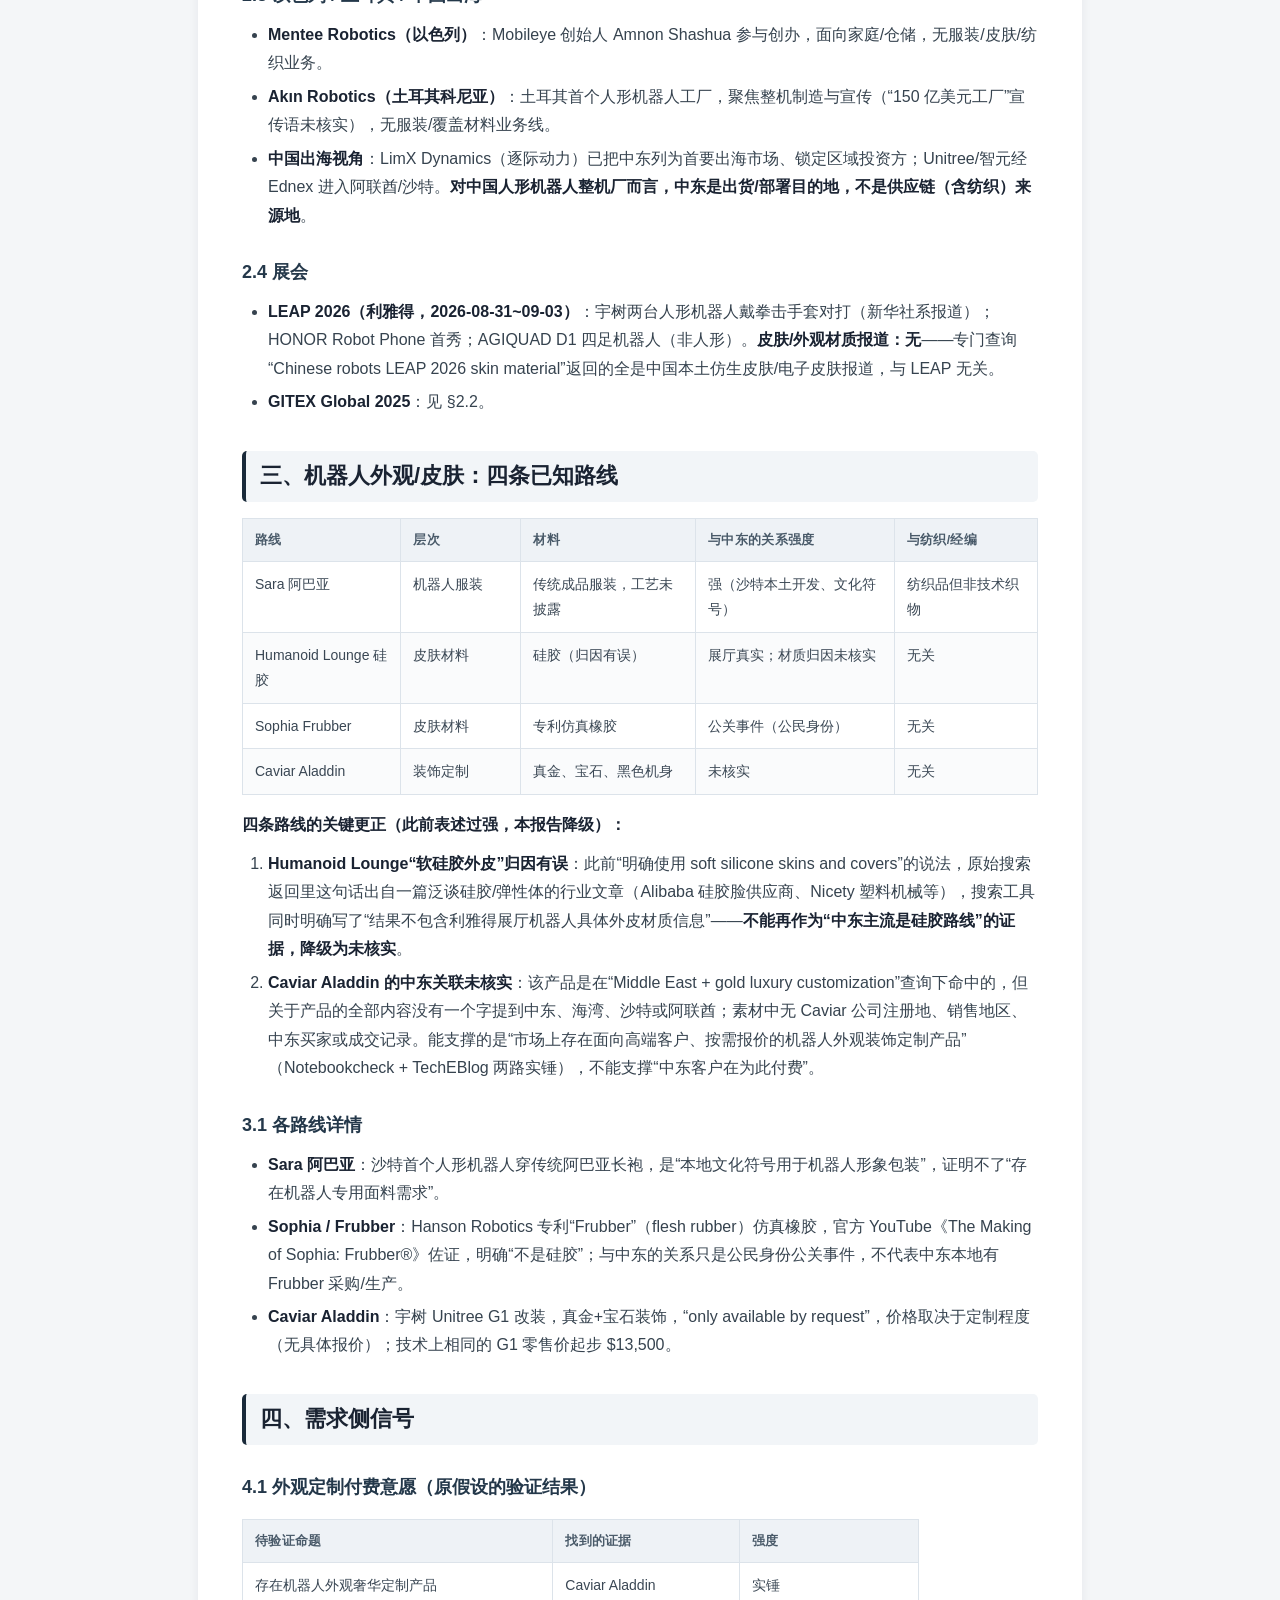
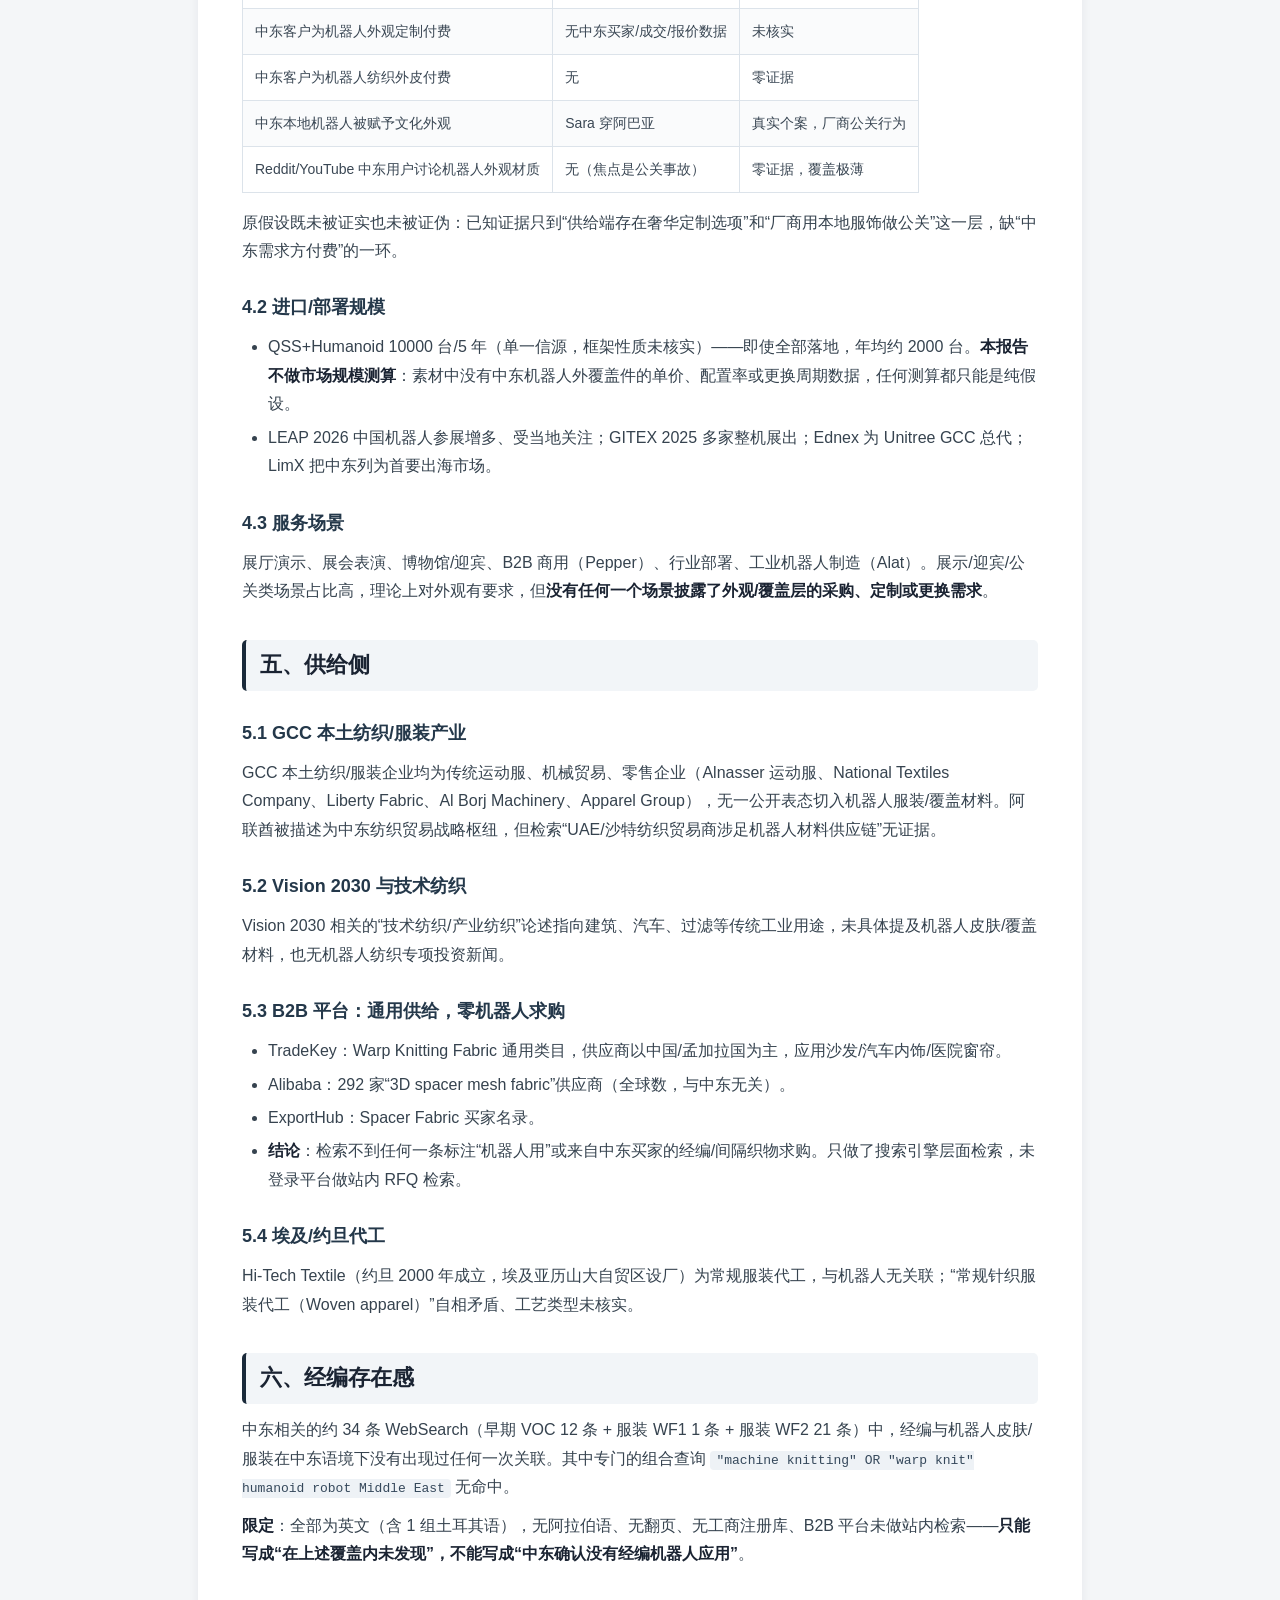
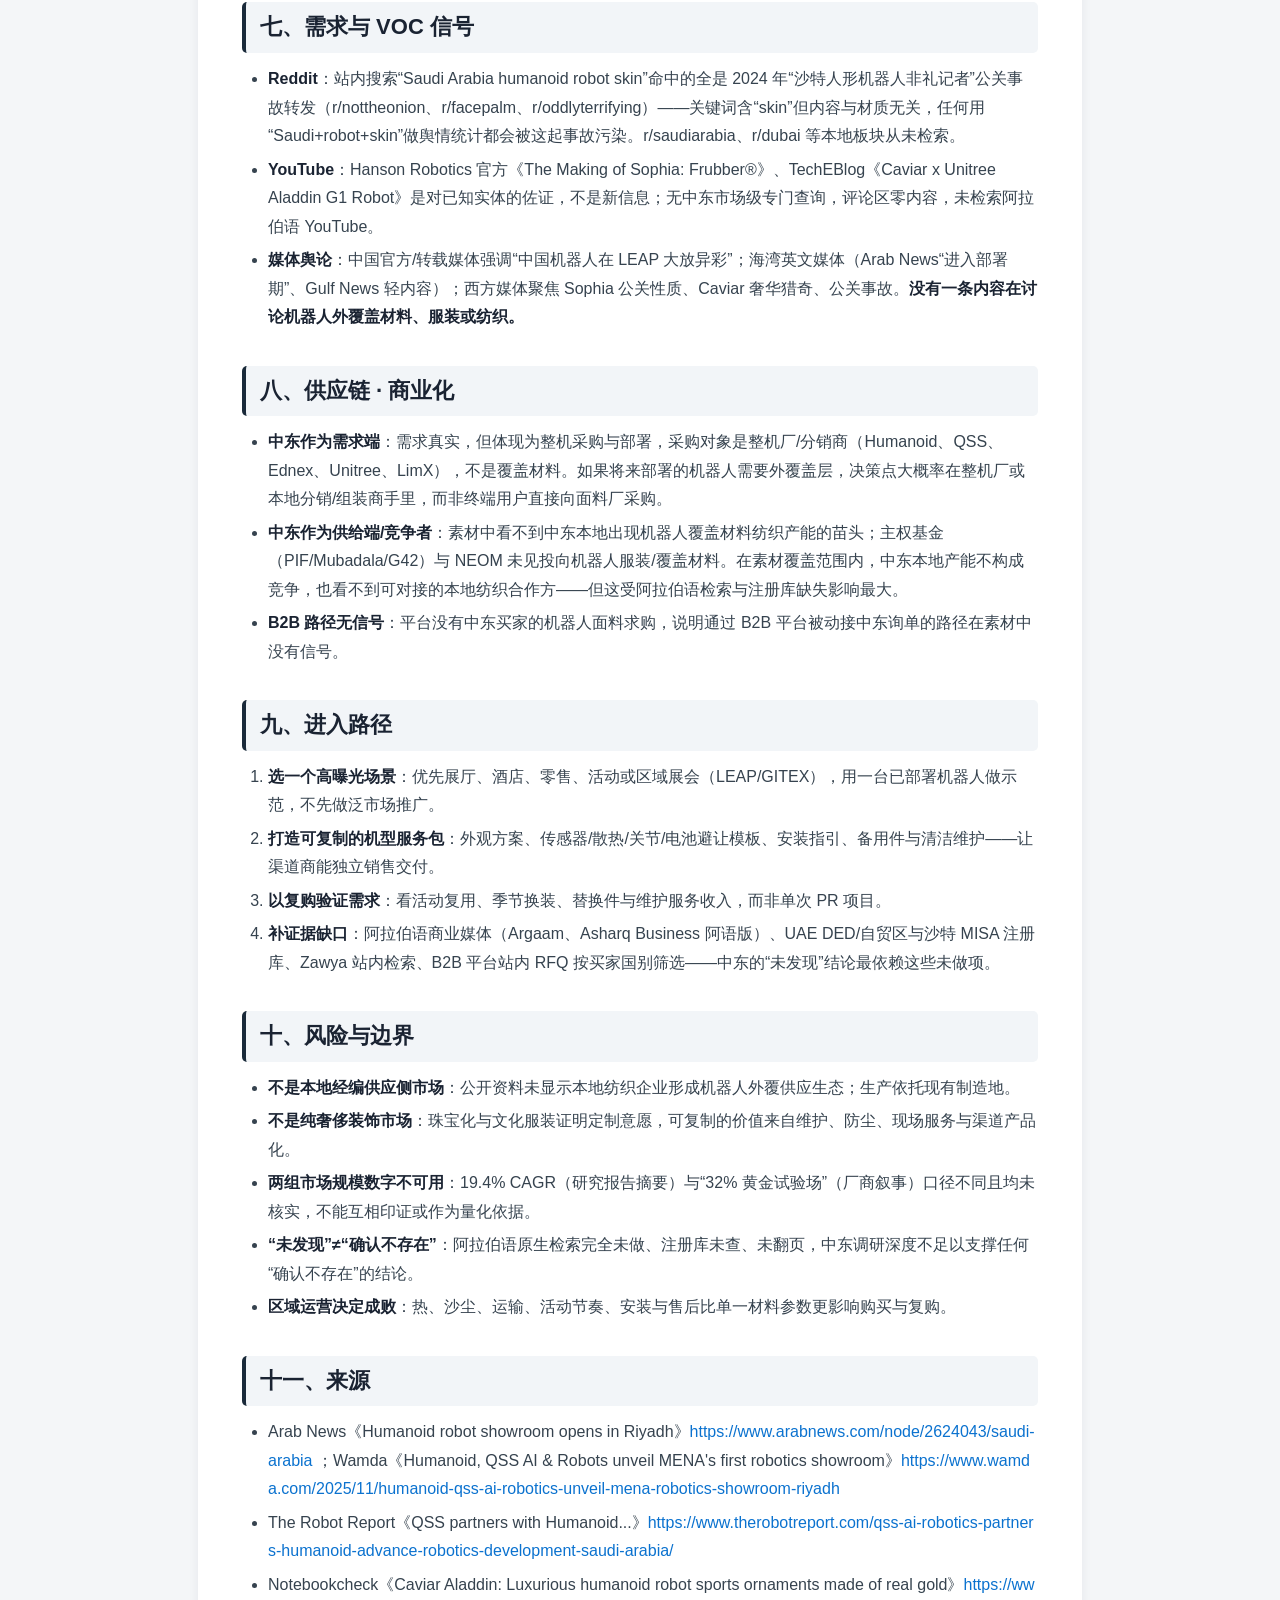
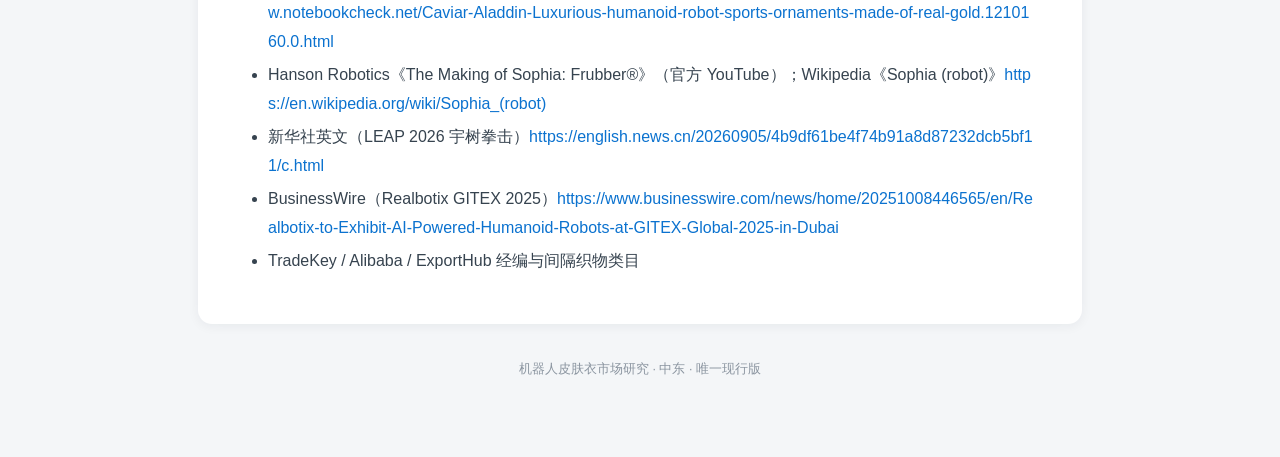
<file: middle-east.html>
<!doctype html><html lang="zh-CN"><head>
<meta charset="utf-8"><meta name="viewport" content="width=device-width,initial-scale=1">
<title>中东｜机器人皮肤衣市场分析</title>
<link rel="stylesheet" href="assets/final.css">
</head><body><div class="wrap">
<nav class="nav"><a href="index.html">总览</a><a href="china.html">中国</a><a href="china-voc.html">中国·VOC洞察</a><a href="usa.html">美国</a><a href="japan.html">日本</a><a href="korea.html">韩国</a><a href="europe.html">欧洲</a><a href="middle-east.html" class="active">中东</a></nav>
<main class="doc">
<h1 id="中东机器人皮肤衣市场分析">中东｜机器人皮肤衣市场分析</h1>
<blockquote>
<p>中东在人形机器人产业链中的公开角色是“整机进口/区域部署市场”，不是服装/覆盖材料的供应方。外覆需求存在于文化表达、外观定制、防护与服务体验，但尚未形成当地纺织材料供应链市场。它适合做部署、定制与区域服务场景市场，不作为材料产能扩张依据。</p>
</blockquote>
<h2 id="一市场结论">一、市场结论</h2>
<ul>
<li>中东人形机器人整机进口/部署的规模信号真实（沙特 10000 台/5 年框架、LEAP 2026 中国机器人受热捧、GITEX 多家整机展出），但“中东愿为机器人外观定制付费”这一原始假设，目前没有中东本地的直接证据，也没有任何纺织外皮层面的付费证据。</li>
<li>经编（warp knitting）在中东语境下零关联——21 条查询里专门的“machine knitting OR warp knit + humanoid robot Middle East”组合查询无相关命中。</li>
<li>中东语境下出现过的机器人“外观/皮肤”四条路线，没有一条是纺织技术路线。</li>
</ul>
<p>三条基本判断：先卖场景化外观与服务；本地渠道/整机分销商/活动服务商决定外覆采购；材料制造仍放在成熟供应链市场。</p>
<h2 id="二需求与量级">二、需求与量级</h2>
<h3 id="21-沙特">2.1 沙特</h3>
<p><strong>QSS AI &amp; Robots × 英国 Humanoid</strong>：2025-11 在利雅得开“Humanoid Lounge”，被多家媒体称为 MENA 首个人形机器人展厅（Arab News、Wamda、Humanoid 官网、The Robot Report）；签 10000 台/5 年部署框架（Arab News 摘要，“预订框架”法律性质未核实）；QSS 负责本地组装（Riyadh Robotics Factory）。<strong>Sara</strong>：沙特首个人形机器人（QSS 开发），穿传统阿巴亚长袍——公关/文化定位，不是技术织物。</p>
<p><strong>PIF / Alat / Vision 2030</strong>：PIF 投资了建筑、制造、物流、服务方向机器人公司；Alat（获 1000 亿美元投资支持、与软银合资）制造工业机器人（非人形）；Arab News 称沙特机器人产业在 Vision 2030 下从演示走向部署。投资口径集中在 AI 能力和整机产业，未见投向外皮/皮肤材料细分。</p>
<p><strong>市场规模数字（两组口径不一致，均未核实，不作量化依据）</strong>：</p>
<ul>
<li>沙特人形机器人市场 2025 年收入 1570 万美元 → 2033 年 6290 万美元，CAGR 19.4%（Ken Research / Grand View 付费报告公开摘要）。</li>
<li>中东被中国机器人厂商称为“32% 复合增长率的黄金试验场”（厂商叙事，无 URL、无口径）。</li>
</ul>
<p><strong>NEOM 与 Sophia</strong>：Hanson Robotics 的 Sophia 于 2017-10-25 获沙特公民身份，是推广 NEOM 的象征性公关动作（Fortune、TechCrunch、Wikipedia）；“从未公布法令/登记/法律框架”。</p>
<h3 id="22-阿联酋">2.2 阿联酋</h3>
<ul>
<li><strong>RDI Robots（迪拜，2022 成立）</strong>：人形机器人 Ardi 开发商，专注整机设计集成，无服装/覆盖材料业务线。</li>
<li><strong>Ednex Automation（迪拜）</strong>：Unitree H1/G1 的阿联酋及 GCC 总代理，把 Unitree、智元整机带入阿联酋和沙特，纯分销角色。</li>
<li><strong>GITEX Global 2025（迪拜）</strong>：Realbotix 展出两台 M-Series 全身人形机器人（e&amp; 选为展会机器人合作伙伴）；多台人形机器人端咖啡、击拳、踢球、跳舞。外皮供应商未披露。</li>
<li><strong>迪拜未来博物馆</strong>：Engineered Arts 的 Ameca 在“Tomorrow Today”展区迎宾；阿布扎比迎宾机器人 Titan；软银 Pepper 在阿联酋 B2B 供货。</li>
<li>阿布扎比 TII × NVIDIA 启动中东首个 AI 与机器人联合实验室（未核实）。</li>
</ul>
<h3 id="23-以色列--土耳其--中国出海">2.3 以色列 / 土耳其 / 中国出海</h3>
<ul>
<li><strong>Mentee Robotics（以色列）</strong>：Mobileye 创始人 Amnon Shashua 参与创办，面向家庭/仓储，无服装/皮肤/纺织业务。</li>
<li><strong>Akın Robotics（土耳其科尼亚）</strong>：土耳其首个人形机器人工厂，聚焦整机制造与宣传（“150 亿美元工厂”宣传语未核实），无服装/覆盖材料业务线。</li>
<li><strong>中国出海视角</strong>：LimX Dynamics（逐际动力）已把中东列为首要出海市场、锁定区域投资方；Unitree/智元经 Ednex 进入阿联酋/沙特。<strong>对中国人形机器人整机厂而言，中东是出货/部署目的地，不是供应链（含纺织）来源地</strong>。</li>
</ul>
<h3 id="24-展会">2.4 展会</h3>
<ul>
<li><strong>LEAP 2026（利雅得，2026-08-31~09-03）</strong>：宇树两台人形机器人戴拳击手套对打（新华社系报道）；HONOR Robot Phone 首秀；AGIQUAD D1 四足机器人（非人形）。<strong>皮肤/外观材质报道：无</strong>——专门查询“Chinese robots LEAP 2026 skin material”返回的全是中国本土仿生皮肤/电子皮肤报道，与 LEAP 无关。</li>
<li><strong>GITEX Global 2025</strong>：见 §2.2。</li>
</ul>
<h2 id="三机器人外观皮肤四条已知路线">三、机器人外观/皮肤：四条已知路线</h2>
<table>
<thead>
<tr>
<th>路线</th>
<th>层次</th>
<th>材料</th>
<th>与中东的关系强度</th>
<th>与纺织/经编</th>
</tr>
</thead>
<tbody>
<tr>
<td>Sara 阿巴亚</td>
<td>机器人服装</td>
<td>传统成品服装，工艺未披露</td>
<td>强（沙特本土开发、文化符号）</td>
<td>纺织品但非技术织物</td>
</tr>
<tr>
<td>Humanoid Lounge 硅胶</td>
<td>皮肤材料</td>
<td>硅胶（归因有误）</td>
<td>展厅真实；材质归因未核实</td>
<td>无关</td>
</tr>
<tr>
<td>Sophia Frubber</td>
<td>皮肤材料</td>
<td>专利仿真橡胶</td>
<td>公关事件（公民身份）</td>
<td>无关</td>
</tr>
<tr>
<td>Caviar Aladdin</td>
<td>装饰定制</td>
<td>真金、宝石、黑色机身</td>
<td>未核实</td>
<td>无关</td>
</tr>
</tbody>
</table>
<p><strong>四条路线的关键更正（此前表述过强，本报告降级）：</strong></p>
<ol type="1">
<li><strong>Humanoid Lounge“软硅胶外皮”归因有误</strong>：此前“明确使用 soft silicone skins and covers”的说法，原始搜索返回里这句话出自一篇泛谈硅胶/弹性体的行业文章（Alibaba 硅胶脸供应商、Nicety 塑料机械等），搜索工具同时明确写了“结果不包含利雅得展厅机器人具体外皮材质信息”——<strong>不能再作为“中东主流是硅胶路线”的证据，降级为未核实</strong>。</li>
<li><strong>Caviar Aladdin 的中东关联未核实</strong>：该产品是在“Middle East + gold luxury customization”查询下命中的，但关于产品的全部内容没有一个字提到中东、海湾、沙特或阿联酋；素材中无 Caviar 公司注册地、销售地区、中东买家或成交记录。能支撑的是“市场上存在面向高端客户、按需报价的机器人外观装饰定制产品”（Notebookcheck + TechEBlog 两路实锤），不能支撑“中东客户在为此付费”。</li>
</ol>
<h3 id="31-各路线详情">3.1 各路线详情</h3>
<ul>
<li><strong>Sara 阿巴亚</strong>：沙特首个人形机器人穿传统阿巴亚长袍，是“本地文化符号用于机器人形象包装”，证明不了“存在机器人专用面料需求”。</li>
<li><strong>Sophia / Frubber</strong>：Hanson Robotics 专利“Frubber”（flesh rubber）仿真橡胶，官方 YouTube《The Making of Sophia: Frubber®》佐证，明确“不是硅胶”；与中东的关系只是公民身份公关事件，不代表中东本地有 Frubber 采购/生产。</li>
<li><strong>Caviar Aladdin</strong>：宇树 Unitree G1 改装，真金+宝石装饰，“only available by request”，价格取决于定制程度（无具体报价）；技术上相同的 G1 零售价起步 $13,500。</li>
</ul>
<h2 id="四需求侧信号">四、需求侧信号</h2>
<h3 id="41-外观定制付费意愿原假设的验证结果">4.1 外观定制付费意愿（原假设的验证结果）</h3>
<table>
<thead>
<tr>
<th>待验证命题</th>
<th>找到的证据</th>
<th>强度</th>
</tr>
</thead>
<tbody>
<tr>
<td>存在机器人外观奢华定制产品</td>
<td>Caviar Aladdin</td>
<td>实锤</td>
</tr>
<tr>
<td>中东客户为机器人外观定制付费</td>
<td>无中东买家/成交/报价数据</td>
<td>未核实</td>
</tr>
<tr>
<td>中东客户为机器人纺织外皮付费</td>
<td>无</td>
<td>零证据</td>
</tr>
<tr>
<td>中东本地机器人被赋予文化外观</td>
<td>Sara 穿阿巴亚</td>
<td>真实个案，厂商公关行为</td>
</tr>
<tr>
<td>Reddit/YouTube 中东用户讨论机器人外观材质</td>
<td>无（焦点是公关事故）</td>
<td>零证据，覆盖极薄</td>
</tr>
</tbody>
</table>
<p>原假设既未被证实也未被证伪：已知证据只到“供给端存在奢华定制选项”和“厂商用本地服饰做公关”这一层，缺“中东需求方付费”的一环。</p>
<h3 id="42-进口部署规模">4.2 进口/部署规模</h3>
<ul>
<li>QSS+Humanoid 10000 台/5 年（单一信源，框架性质未核实）——即使全部落地，年均约 2000 台。<strong>本报告不做市场规模测算</strong>：素材中没有中东机器人外覆盖件的单价、配置率或更换周期数据，任何测算都只能是纯假设。</li>
<li>LEAP 2026 中国机器人参展增多、受当地关注；GITEX 2025 多家整机展出；Ednex 为 Unitree GCC 总代；LimX 把中东列为首要出海市场。</li>
</ul>
<h3 id="43-服务场景">4.3 服务场景</h3>
<p>展厅演示、展会表演、博物馆/迎宾、B2B 商用（Pepper）、行业部署、工业机器人制造（Alat）。展示/迎宾/公关类场景占比高，理论上对外观有要求，但<strong>没有任何一个场景披露了外观/覆盖层的采购、定制或更换需求</strong>。</p>
<h2 id="五供给侧">五、供给侧</h2>
<h3 id="51-gcc-本土纺织服装产业">5.1 GCC 本土纺织/服装产业</h3>
<p>GCC 本土纺织/服装企业均为传统运动服、机械贸易、零售企业（Alnasser 运动服、National Textiles Company、Liberty Fabric、Al Borj Machinery、Apparel Group），无一公开表态切入机器人服装/覆盖材料。阿联酋被描述为中东纺织贸易战略枢纽，但检索“UAE/沙特纺织贸易商涉足机器人材料供应链”无证据。</p>
<h3 id="52-vision-2030-与技术纺织">5.2 Vision 2030 与技术纺织</h3>
<p>Vision 2030 相关的“技术纺织/产业纺织”论述指向建筑、汽车、过滤等传统工业用途，未具体提及机器人皮肤/覆盖材料，也无机器人纺织专项投资新闻。</p>
<h3 id="53-b2b-平台通用供给零机器人求购">5.3 B2B 平台：通用供给，零机器人求购</h3>
<ul>
<li>TradeKey：Warp Knitting Fabric 通用类目，供应商以中国/孟加拉国为主，应用沙发/汽车内饰/医院窗帘。</li>
<li>Alibaba：292 家“3D spacer mesh fabric”供应商（全球数，与中东无关）。</li>
<li>ExportHub：Spacer Fabric 买家名录。</li>
<li><strong>结论</strong>：检索不到任何一条标注“机器人用”或来自中东买家的经编/间隔织物求购。只做了搜索引擎层面检索，未登录平台做站内 RFQ 检索。</li>
</ul>
<h3 id="54-埃及约旦代工">5.4 埃及/约旦代工</h3>
<p>Hi-Tech Textile（约旦 2000 年成立，埃及亚历山大自贸区设厂）为常规服装代工，与机器人无关联；“常规针织服装代工（Woven apparel）”自相矛盾、工艺类型未核实。</p>
<h2 id="六经编存在感">六、经编存在感</h2>
<p>中东相关的约 34 条 WebSearch（早期 VOC 12 条 + 服装 WF1 1 条 + 服装 WF2 21 条）中，经编与机器人皮肤/服装在中东语境下没有出现过任何一次关联。其中专门的组合查询 <code>"machine knitting" OR "warp knit" humanoid robot Middle East</code> 无命中。</p>
<p><strong>限定</strong>：全部为英文（含 1 组土耳其语），无阿拉伯语、无翻页、无工商注册库、B2B 平台未做站内检索——<strong>只能写成“在上述覆盖内未发现”，不能写成“中东确认没有经编机器人应用”</strong>。</p>
<h2 id="七需求与-voc-信号">七、需求与 VOC 信号</h2>
<ul>
<li><strong>Reddit</strong>：站内搜索“Saudi Arabia humanoid robot skin”命中的全是 2024 年“沙特人形机器人非礼记者”公关事故转发（r/nottheonion、r/facepalm、r/oddlyterrifying）——关键词含“skin”但内容与材质无关，任何用“Saudi+robot+skin”做舆情统计都会被这起事故污染。r/saudiarabia、r/dubai 等本地板块从未检索。</li>
<li><strong>YouTube</strong>：Hanson Robotics 官方《The Making of Sophia: Frubber®》、TechEBlog《Caviar x Unitree Aladdin G1 Robot》是对已知实体的佐证，不是新信息；无中东市场级专门查询，评论区零内容，未检索阿拉伯语 YouTube。</li>
<li><strong>媒体舆论</strong>：中国官方/转载媒体强调“中国机器人在 LEAP 大放异彩”；海湾英文媒体（Arab News“进入部署期”、Gulf News 轻内容）；西方媒体聚焦 Sophia 公关性质、Caviar 奢华猎奇、公关事故。<strong>没有一条内容在讨论机器人外覆盖材料、服装或纺织。</strong></li>
</ul>
<h2 id="八供应链--商业化">八、供应链 · 商业化</h2>
<ul>
<li><strong>中东作为需求端</strong>：需求真实，但体现为整机采购与部署，采购对象是整机厂/分销商（Humanoid、QSS、Ednex、Unitree、LimX），不是覆盖材料。如果将来部署的机器人需要外覆盖层，决策点大概率在整机厂或本地分销/组装商手里，而非终端用户直接向面料厂采购。</li>
<li><strong>中东作为供给端/竞争者</strong>：素材中看不到中东本地出现机器人覆盖材料纺织产能的苗头；主权基金（PIF/Mubadala/G42）与 NEOM 未见投向机器人服装/覆盖材料。在素材覆盖范围内，中东本地产能不构成竞争，也看不到可对接的本地纺织合作方——但这受阿拉伯语检索与注册库缺失影响最大。</li>
<li><strong>B2B 路径无信号</strong>：平台没有中东买家的机器人面料求购，说明通过 B2B 平台被动接中东询单的路径在素材中没有信号。</li>
</ul>
<h2 id="九进入路径">九、进入路径</h2>
<ol type="1">
<li><strong>选一个高曝光场景</strong>：优先展厅、酒店、零售、活动或区域展会（LEAP/GITEX），用一台已部署机器人做示范，不先做泛市场推广。</li>
<li><strong>打造可复制的机型服务包</strong>：外观方案、传感器/散热/关节/电池避让模板、安装指引、备用件与清洁维护——让渠道商能独立销售交付。</li>
<li><strong>以复购验证需求</strong>：看活动复用、季节换装、替换件与维护服务收入，而非单次 PR 项目。</li>
<li><strong>补证据缺口</strong>：阿拉伯语商业媒体（Argaam、Asharq Business 阿语版）、UAE DED/自贸区与沙特 MISA 注册库、Zawya 站内检索、B2B 平台站内 RFQ 按买家国别筛选——中东的“未发现”结论最依赖这些未做项。</li>
</ol>
<h2 id="十风险与边界">十、风险与边界</h2>
<ul>
<li><strong>不是本地经编供应侧市场</strong>：公开资料未显示本地纺织企业形成机器人外覆供应生态；生产依托现有制造地。</li>
<li><strong>不是纯奢侈装饰市场</strong>：珠宝化与文化服装证明定制意愿，可复制的价值来自维护、防尘、现场服务与渠道产品化。</li>
<li><strong>两组市场规模数字不可用</strong>：19.4% CAGR（研究报告摘要）与“32% 黄金试验场”（厂商叙事）口径不同且均未核实，不能互相印证或作为量化依据。</li>
<li><strong>“未发现”≠“确认不存在”</strong>：阿拉伯语原生检索完全未做、注册库未查、未翻页，中东调研深度不足以支撑任何“确认不存在”的结论。</li>
<li><strong>区域运营决定成败</strong>：热、沙尘、运输、活动节奏、安装与售后比单一材料参数更影响购买与复购。</li>
</ul>
<h2 id="十一来源">十一、来源</h2>
<ul>
<li>Arab News《Humanoid robot showroom opens in Riyadh》<a href="https://www.arabnews.com/node/2624043/saudi-arabia">https://www.arabnews.com/node/2624043/saudi-arabia</a> ；Wamda《Humanoid, QSS AI &amp; Robots unveil MENA's first robotics showroom》<a href="https://www.wamda.com/2025/11/humanoid-qss-ai-robotics-unveil-mena-robotics-showroom-riyadh">https://www.wamda.com/2025/11/humanoid-qss-ai-robotics-unveil-mena-robotics-showroom-riyadh</a></li>
<li>The Robot Report《QSS partners with Humanoid...》<a href="https://www.therobotreport.com/qss-ai-robotics-partners-humanoid-advance-robotics-development-saudi-arabia/">https://www.therobotreport.com/qss-ai-robotics-partners-humanoid-advance-robotics-development-saudi-arabia/</a></li>
<li>Notebookcheck《Caviar Aladdin: Luxurious humanoid robot sports ornaments made of real gold》<a href="https://www.notebookcheck.net/Caviar-Aladdin-Luxurious-humanoid-robot-sports-ornaments-made-of-real-gold.1210160.0.html">https://www.notebookcheck.net/Caviar-Aladdin-Luxurious-humanoid-robot-sports-ornaments-made-of-real-gold.1210160.0.html</a></li>
<li>Hanson Robotics《The Making of Sophia: Frubber®》（官方 YouTube）；Wikipedia《Sophia (robot)》<a href="https://en.wikipedia.org/wiki/Sophia_(robot)">https://en.wikipedia.org/wiki/Sophia_(robot)</a></li>
<li>新华社英文（LEAP 2026 宇树拳击）<a href="https://english.news.cn/20260905/4b9df61be4f74b91a8d87232dcb5bf11/c.html">https://english.news.cn/20260905/4b9df61be4f74b91a8d87232dcb5bf11/c.html</a></li>
<li>BusinessWire（Realbotix GITEX 2025）<a href="https://www.businesswire.com/news/home/20251008446565/en/Realbotix-to-Exhibit-AI-Powered-Humanoid-Robots-at-GITEX-Global-2025-in-Dubai">https://www.businesswire.com/news/home/20251008446565/en/Realbotix-to-Exhibit-AI-Powered-Humanoid-Robots-at-GITEX-Global-2025-in-Dubai</a></li>
<li>TradeKey / Alibaba / ExportHub 经编与间隔织物类目</li>
</ul>

</main>
<p class="foot">机器人皮肤衣市场研究 · 中东 · 唯一现行版</p>
</div></body></html>
</file>
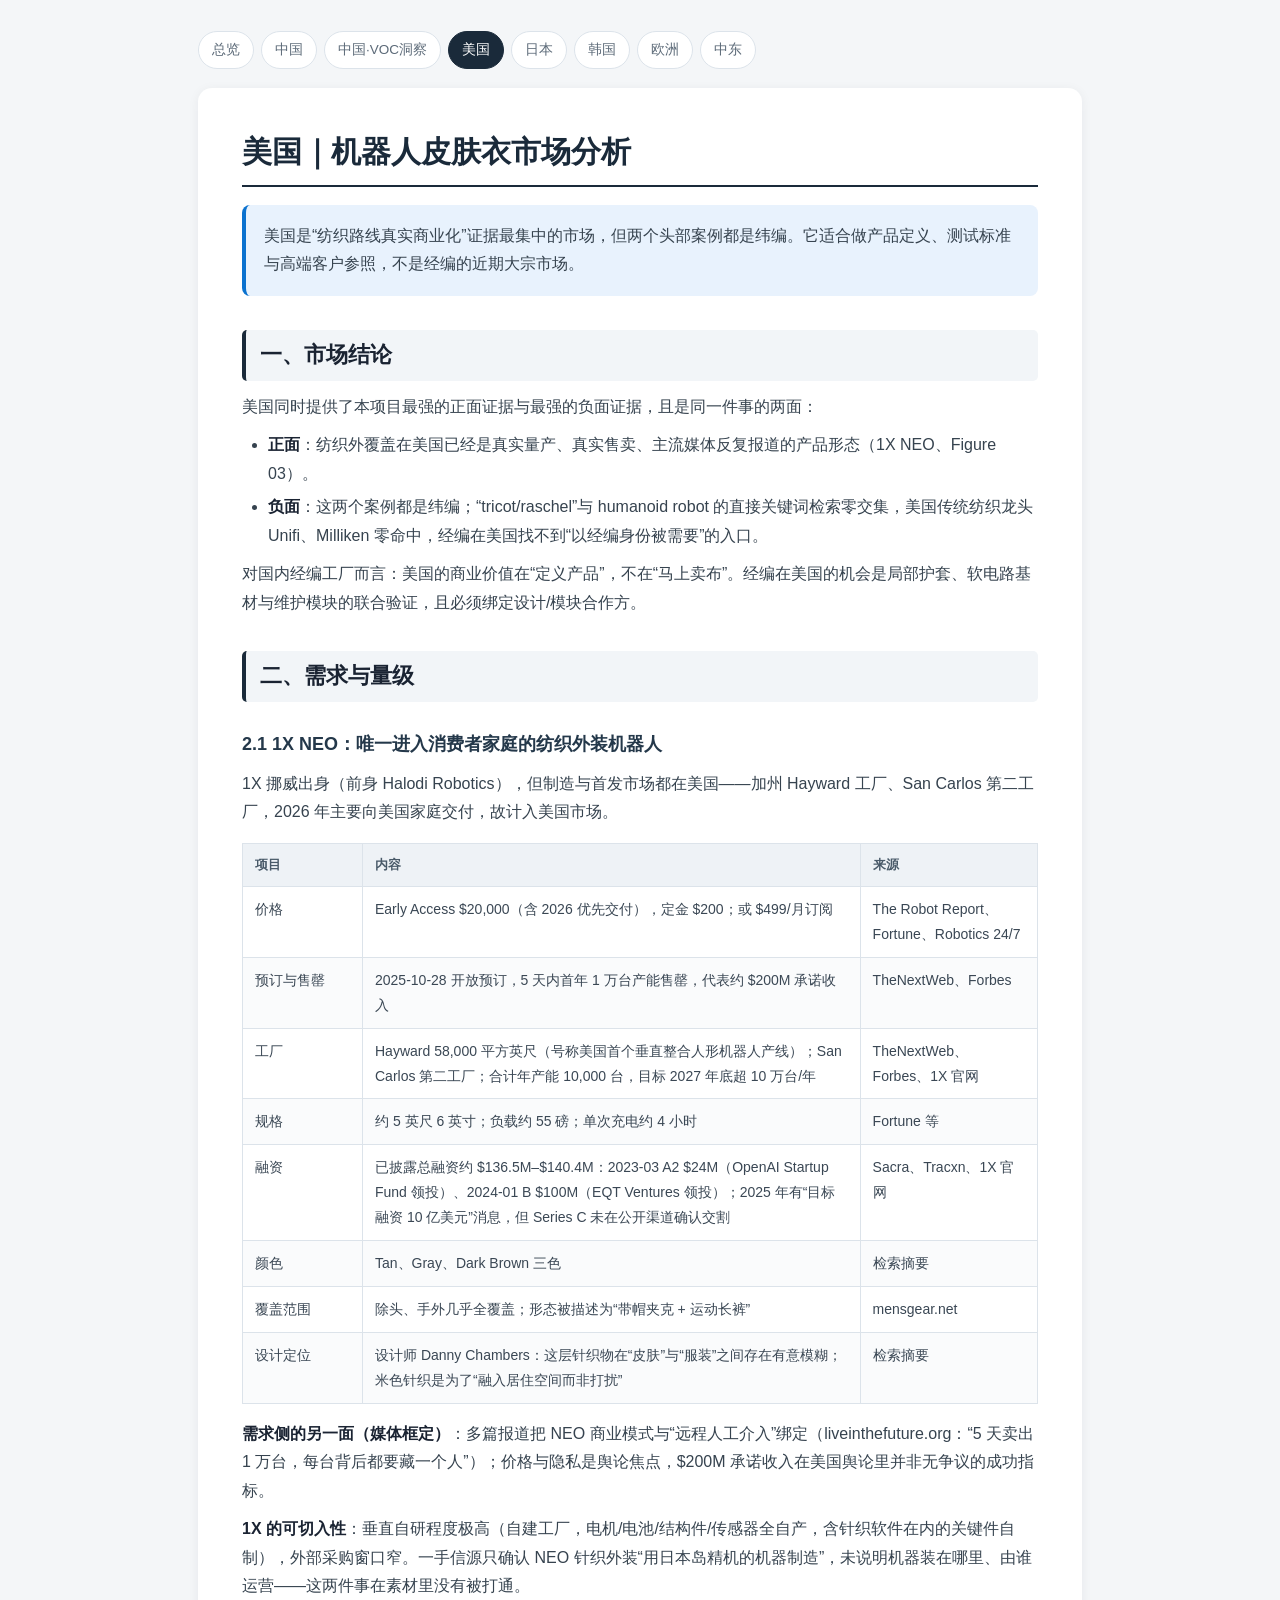
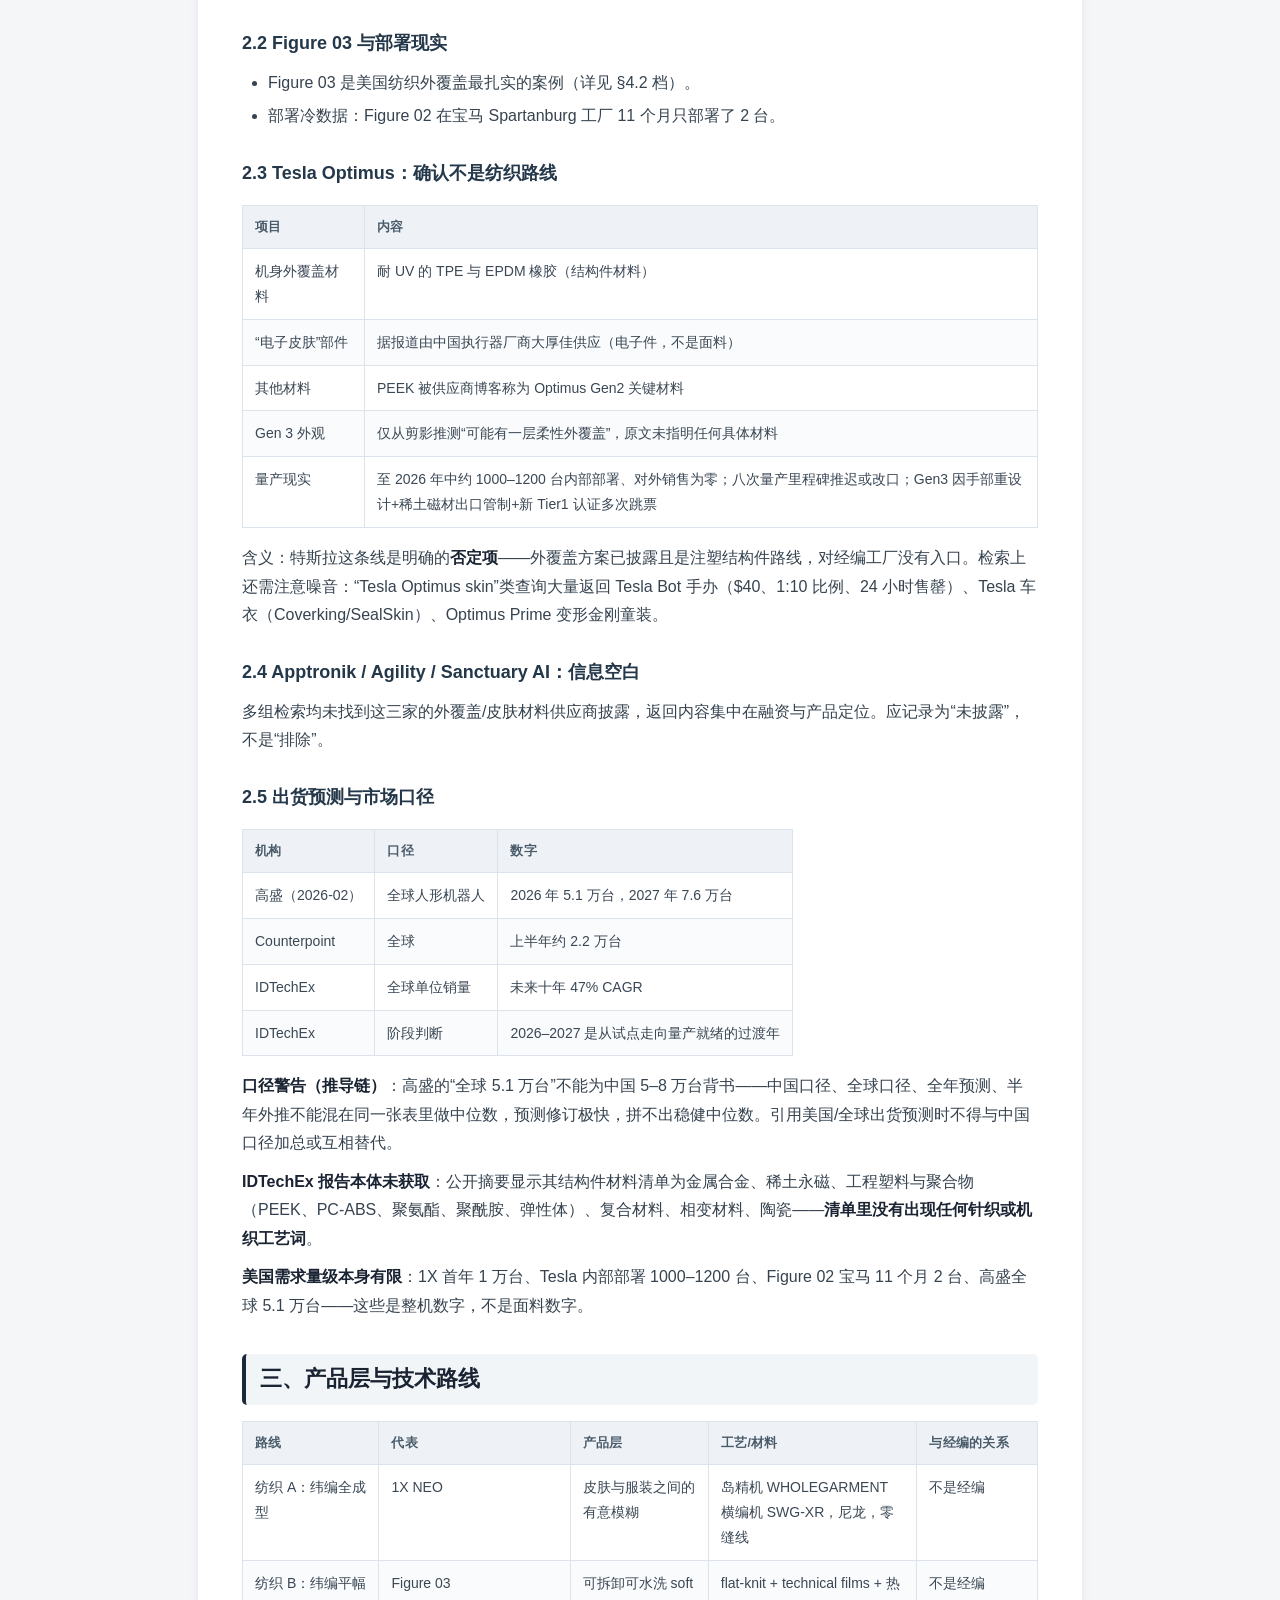
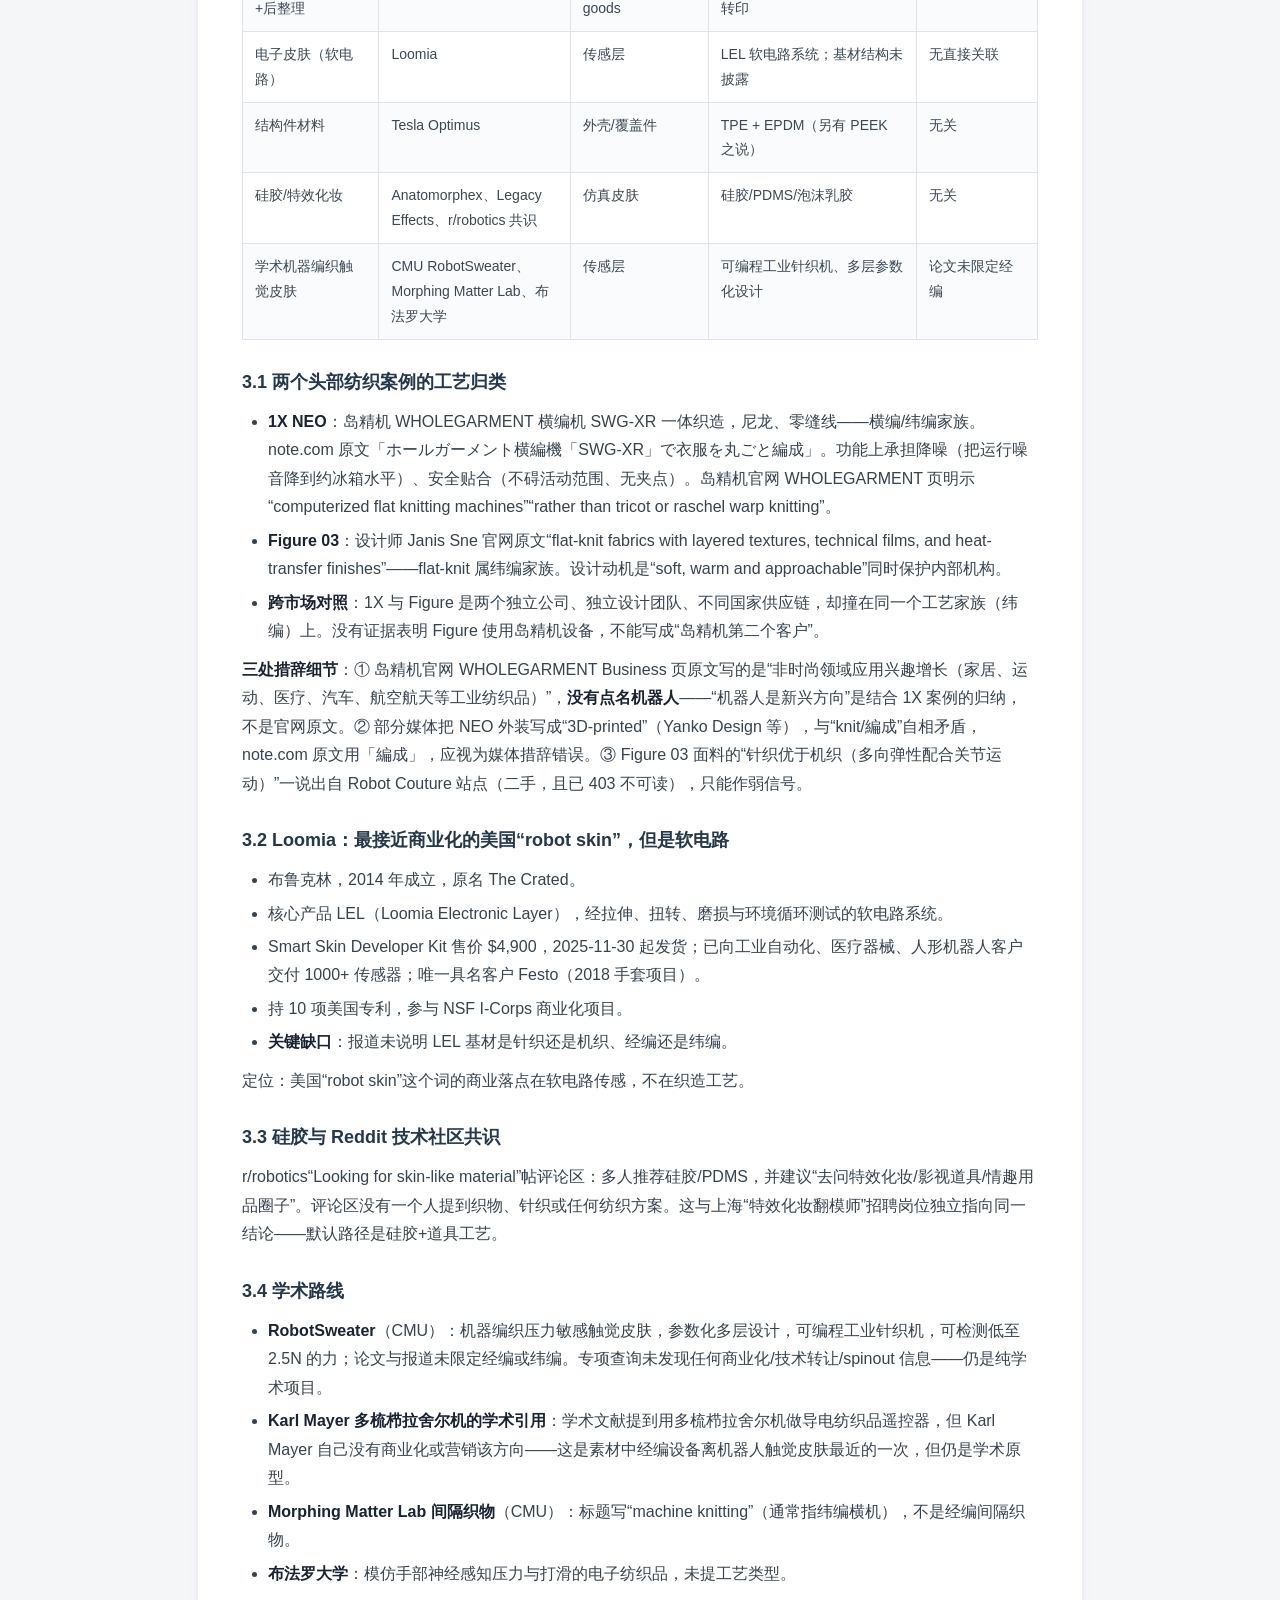
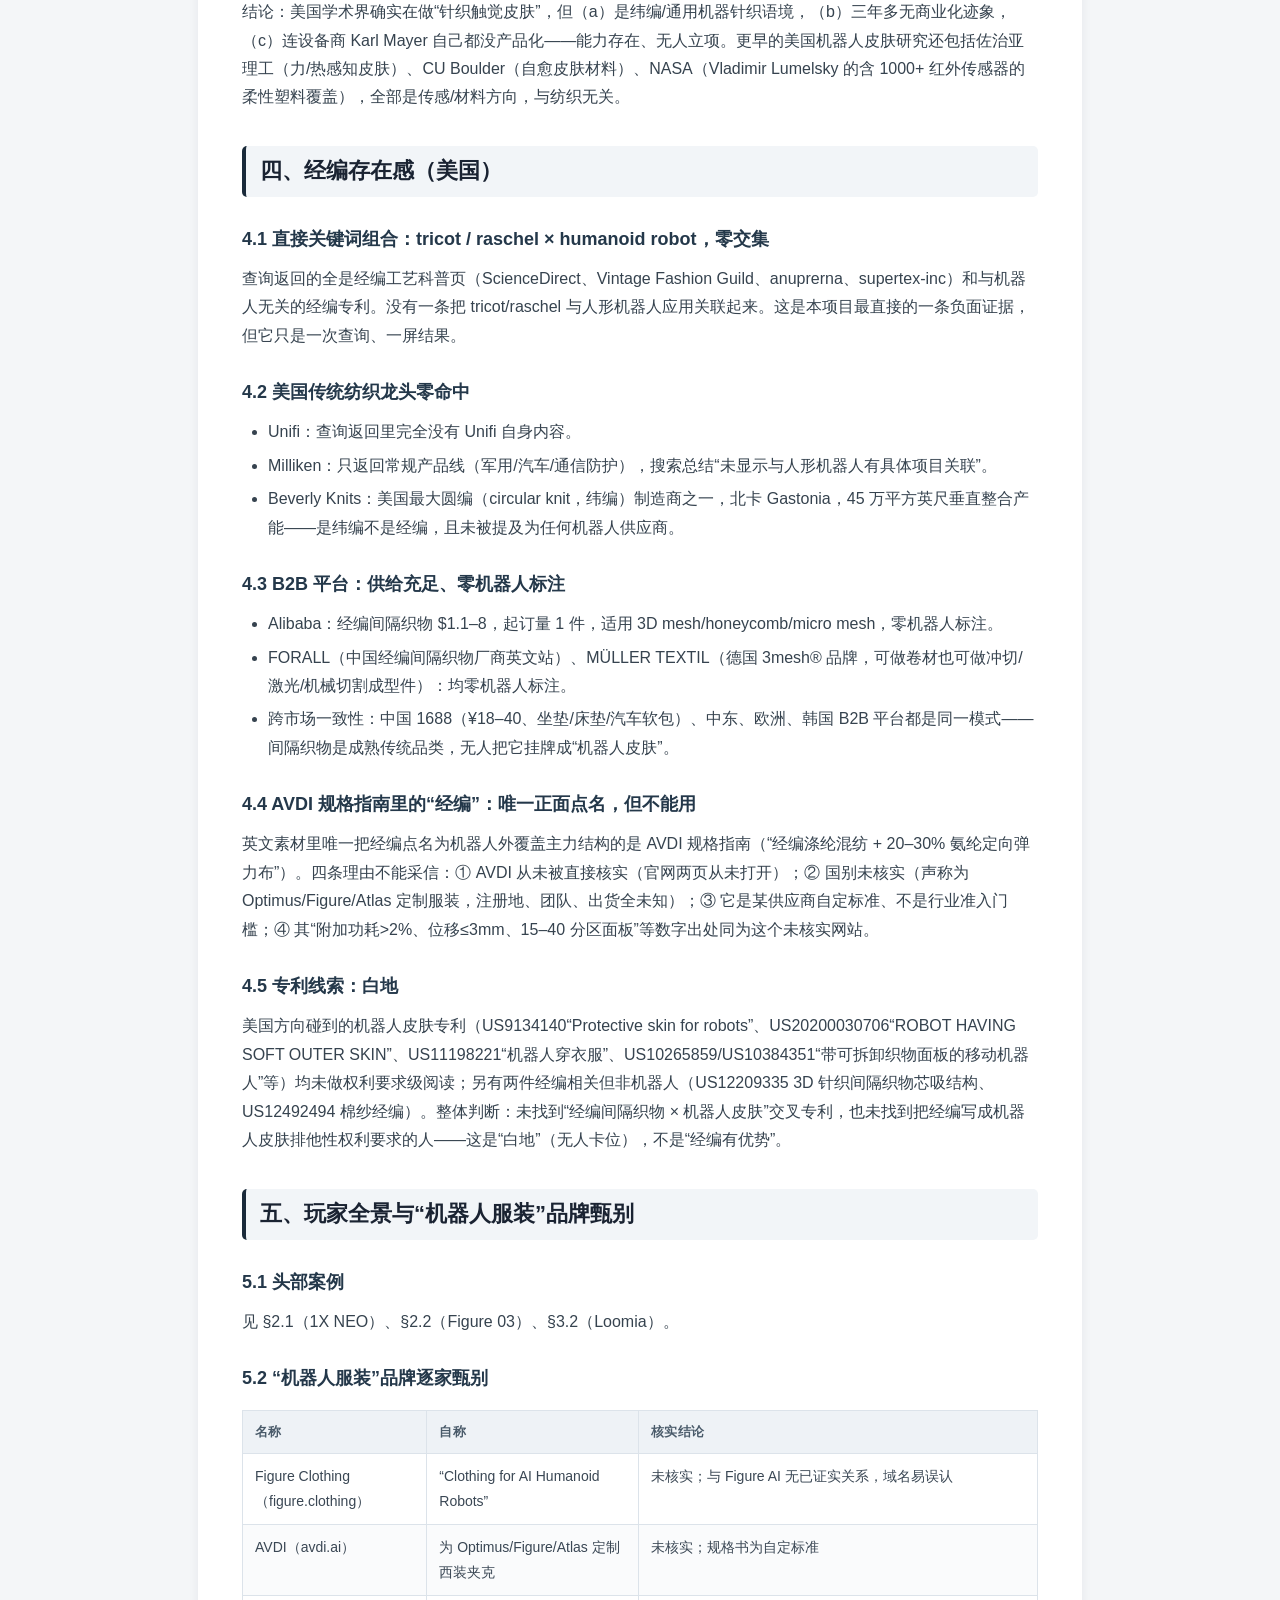
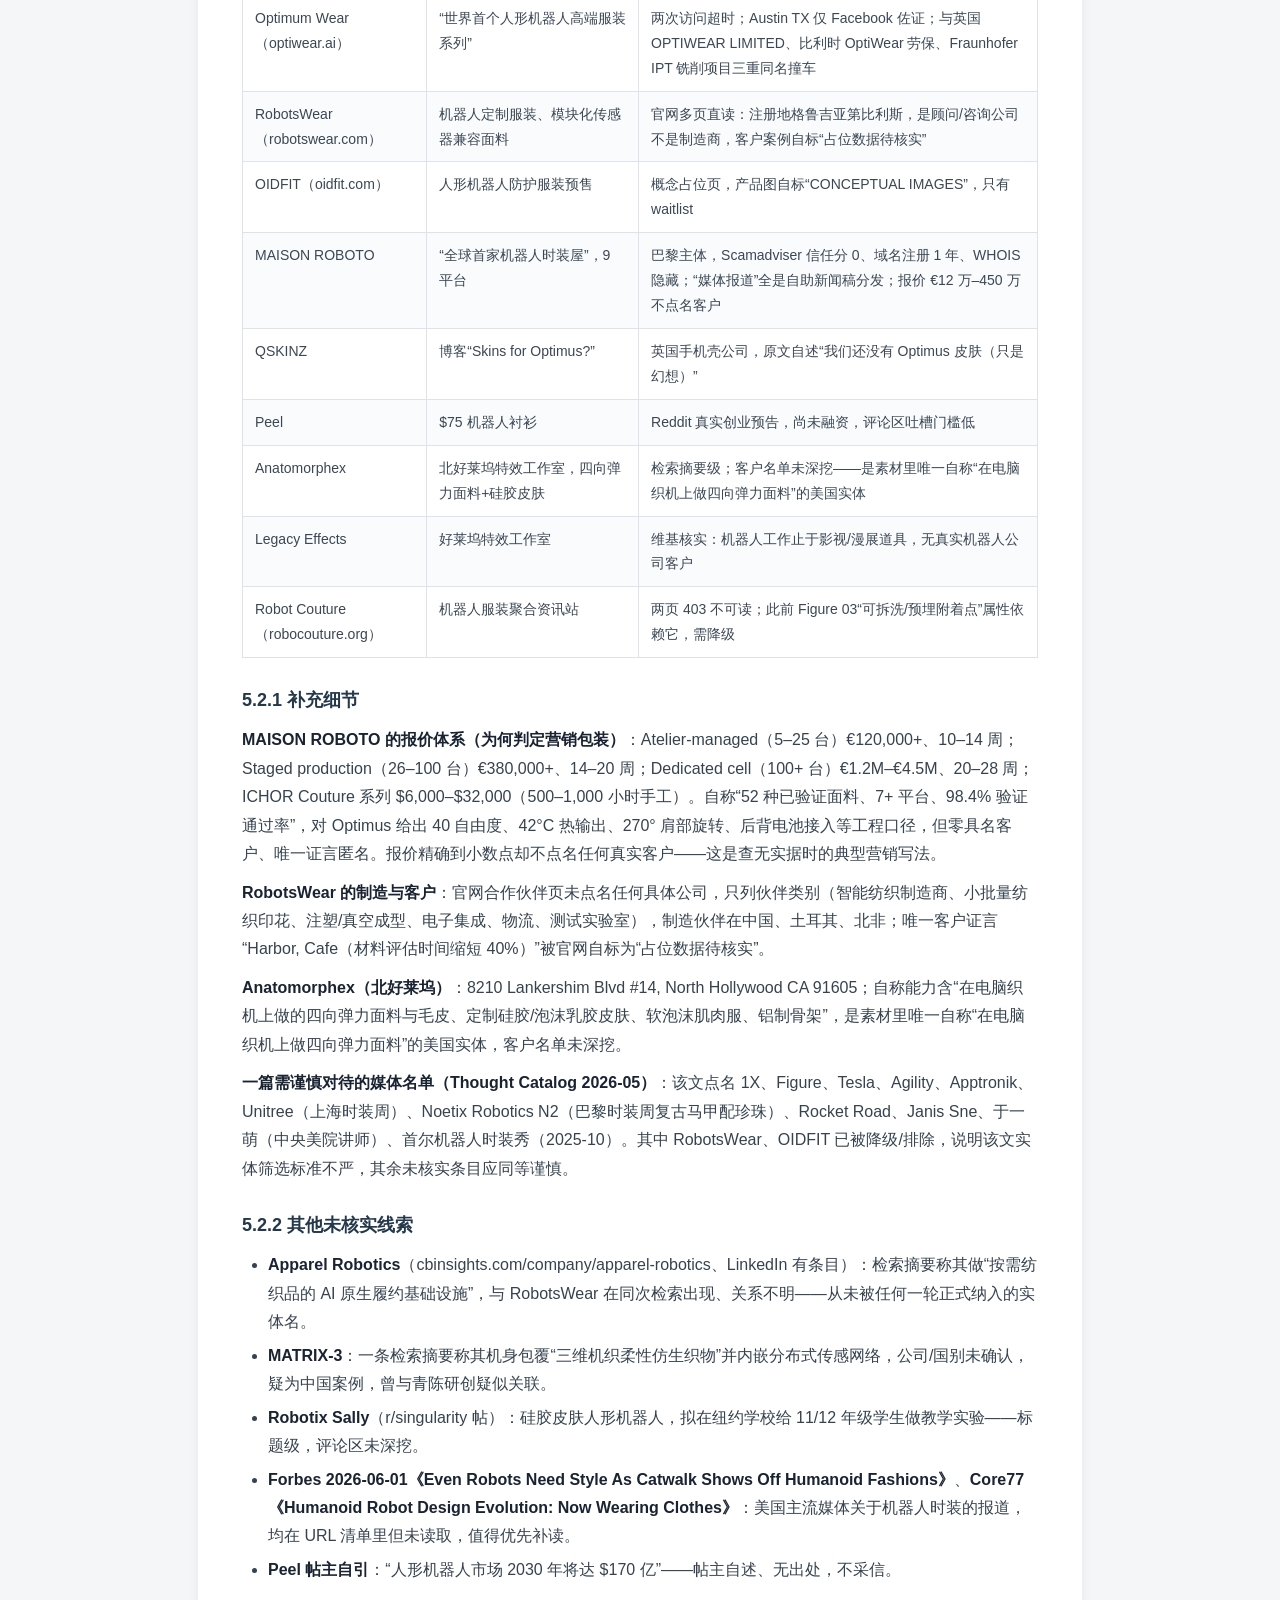
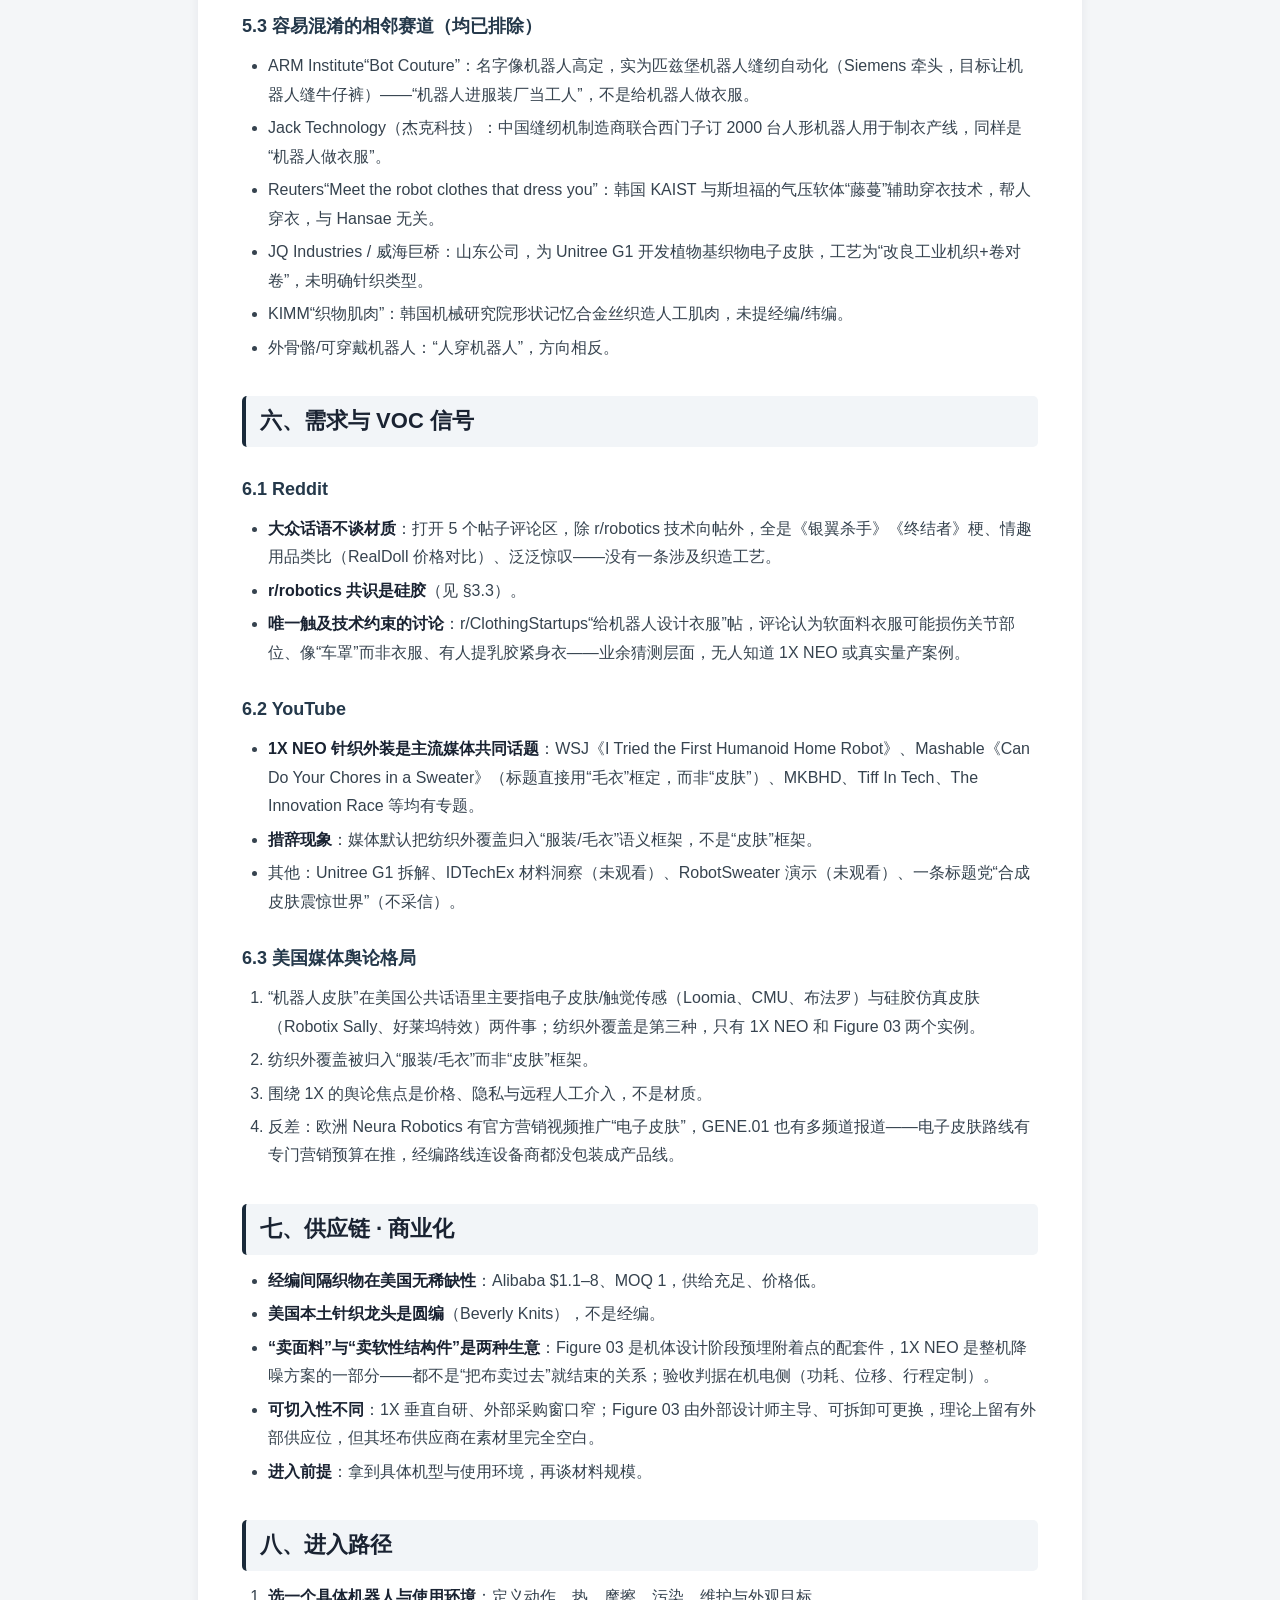
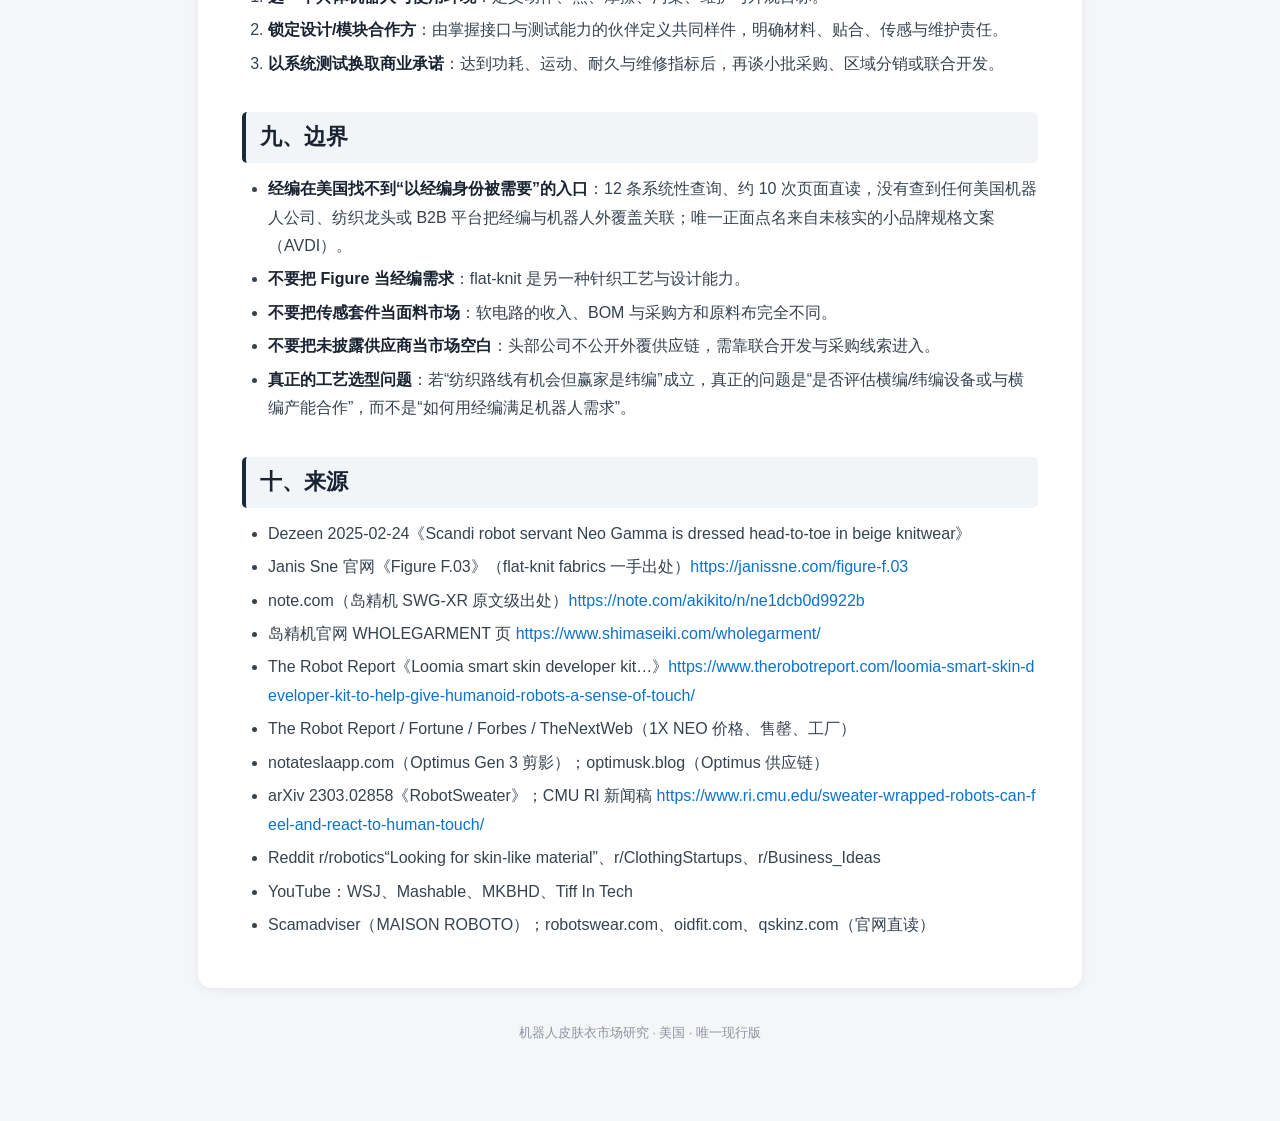
<file: usa.html>
<!doctype html><html lang="zh-CN"><head>
<meta charset="utf-8"><meta name="viewport" content="width=device-width,initial-scale=1">
<title>美国｜机器人皮肤衣市场分析</title>
<link rel="stylesheet" href="assets/final.css">
</head><body><div class="wrap">
<nav class="nav"><a href="index.html">总览</a><a href="china.html">中国</a><a href="china-voc.html">中国·VOC洞察</a><a href="usa.html" class="active">美国</a><a href="japan.html">日本</a><a href="korea.html">韩国</a><a href="europe.html">欧洲</a><a href="middle-east.html">中东</a></nav>
<main class="doc">
<h1 id="美国机器人皮肤衣市场分析">美国｜机器人皮肤衣市场分析</h1>
<blockquote>
<p>美国是“纺织路线真实商业化”证据最集中的市场，但两个头部案例都是纬编。它适合做产品定义、测试标准与高端客户参照，不是经编的近期大宗市场。</p>
</blockquote>
<h2 id="一市场结论">一、市场结论</h2>
<p>美国同时提供了本项目最强的正面证据与最强的负面证据，且是同一件事的两面：</p>
<ul>
<li><strong>正面</strong>：纺织外覆盖在美国已经是真实量产、真实售卖、主流媒体反复报道的产品形态（1X NEO、Figure 03）。</li>
<li><strong>负面</strong>：这两个案例都是纬编；“tricot/raschel”与 humanoid robot 的直接关键词检索零交集，美国传统纺织龙头 Unifi、Milliken 零命中，经编在美国找不到“以经编身份被需要”的入口。</li>
</ul>
<p>对国内经编工厂而言：美国的商业价值在“定义产品”，不在“马上卖布”。经编在美国的机会是局部护套、软电路基材与维护模块的联合验证，且必须绑定设计/模块合作方。</p>
<h2 id="二需求与量级">二、需求与量级</h2>
<h3 id="21-1x-neo唯一进入消费者家庭的纺织外装机器人">2.1 1X NEO：唯一进入消费者家庭的纺织外装机器人</h3>
<p>1X 挪威出身（前身 Halodi Robotics），但制造与首发市场都在美国——加州 Hayward 工厂、San Carlos 第二工厂，2026 年主要向美国家庭交付，故计入美国市场。</p>
<table>
<thead>
<tr>
<th>项目</th>
<th>内容</th>
<th>来源</th>
</tr>
</thead>
<tbody>
<tr>
<td>价格</td>
<td>Early Access $20,000（含 2026 优先交付），定金 $200；或 $499/月订阅</td>
<td>The Robot Report、Fortune、Robotics 24/7</td>
</tr>
<tr>
<td>预订与售罄</td>
<td>2025-10-28 开放预订，5 天内首年 1 万台产能售罄，代表约 $200M 承诺收入</td>
<td>TheNextWeb、Forbes</td>
</tr>
<tr>
<td>工厂</td>
<td>Hayward 58,000 平方英尺（号称美国首个垂直整合人形机器人产线）；San Carlos 第二工厂；合计年产能 10,000 台，目标 2027 年底超 10 万台/年</td>
<td>TheNextWeb、Forbes、1X 官网</td>
</tr>
<tr>
<td>规格</td>
<td>约 5 英尺 6 英寸；负载约 55 磅；单次充电约 4 小时</td>
<td>Fortune 等</td>
</tr>
<tr>
<td>融资</td>
<td>已披露总融资约 $136.5M–$140.4M：2023-03 A2 $24M（OpenAI Startup Fund 领投）、2024-01 B $100M（EQT Ventures 领投）；2025 年有“目标融资 10 亿美元”消息，但 Series C 未在公开渠道确认交割</td>
<td>Sacra、Tracxn、1X 官网</td>
</tr>
<tr>
<td>颜色</td>
<td>Tan、Gray、Dark Brown 三色</td>
<td>检索摘要</td>
</tr>
<tr>
<td>覆盖范围</td>
<td>除头、手外几乎全覆盖；形态被描述为“带帽夹克 + 运动长裤”</td>
<td>mensgear.net</td>
</tr>
<tr>
<td>设计定位</td>
<td>设计师 Danny Chambers：这层针织物在“皮肤”与“服装”之间存在有意模糊；米色针织是为了“融入居住空间而非打扰”</td>
<td>检索摘要</td>
</tr>
</tbody>
</table>
<p><strong>需求侧的另一面（媒体框定）</strong>：多篇报道把 NEO 商业模式与“远程人工介入”绑定（liveinthefuture.org：“5 天卖出 1 万台，每台背后都要藏一个人”）；价格与隐私是舆论焦点，$200M 承诺收入在美国舆论里并非无争议的成功指标。</p>
<p><strong>1X 的可切入性</strong>：垂直自研程度极高（自建工厂，电机/电池/结构件/传感器全自产，含针织软件在内的关键件自制），外部采购窗口窄。一手信源只确认 NEO 针织外装“用日本岛精机的机器制造”，未说明机器装在哪里、由谁运营——这两件事在素材里没有被打通。</p>
<h3 id="22-figure-03-与部署现实">2.2 Figure 03 与部署现实</h3>
<ul>
<li>Figure 03 是美国纺织外覆盖最扎实的案例（详见 §4.2 档）。</li>
<li>部署冷数据：Figure 02 在宝马 Spartanburg 工厂 11 个月只部署了 2 台。</li>
</ul>
<h3 id="23-tesla-optimus确认不是纺织路线">2.3 Tesla Optimus：确认不是纺织路线</h3>
<table>
<thead>
<tr>
<th>项目</th>
<th>内容</th>
</tr>
</thead>
<tbody>
<tr>
<td>机身外覆盖材料</td>
<td>耐 UV 的 TPE 与 EPDM 橡胶（结构件材料）</td>
</tr>
<tr>
<td>“电子皮肤”部件</td>
<td>据报道由中国执行器厂商大厚佳供应（电子件，不是面料）</td>
</tr>
<tr>
<td>其他材料</td>
<td>PEEK 被供应商博客称为 Optimus Gen2 关键材料</td>
</tr>
<tr>
<td>Gen 3 外观</td>
<td>仅从剪影推测“可能有一层柔性外覆盖”，原文未指明任何具体材料</td>
</tr>
<tr>
<td>量产现实</td>
<td>至 2026 年中约 1000–1200 台内部部署、对外销售为零；八次量产里程碑推迟或改口；Gen3 因手部重设计+稀土磁材出口管制+新 Tier1 认证多次跳票</td>
</tr>
</tbody>
</table>
<p>含义：特斯拉这条线是明确的<strong>否定项</strong>——外覆盖方案已披露且是注塑结构件路线，对经编工厂没有入口。检索上还需注意噪音：“Tesla Optimus skin”类查询大量返回 Tesla Bot 手办（$40、1:10 比例、24 小时售罄）、Tesla 车衣（Coverking/SealSkin）、Optimus Prime 变形金刚童装。</p>
<h3 id="24-apptronik--agility--sanctuary-ai信息空白">2.4 Apptronik / Agility / Sanctuary AI：信息空白</h3>
<p>多组检索均未找到这三家的外覆盖/皮肤材料供应商披露，返回内容集中在融资与产品定位。应记录为“未披露”，不是“排除”。</p>
<h3 id="25-出货预测与市场口径">2.5 出货预测与市场口径</h3>
<table>
<thead>
<tr>
<th>机构</th>
<th>口径</th>
<th>数字</th>
</tr>
</thead>
<tbody>
<tr>
<td>高盛（2026-02）</td>
<td>全球人形机器人</td>
<td>2026 年 5.1 万台，2027 年 7.6 万台</td>
</tr>
<tr>
<td>Counterpoint</td>
<td>全球</td>
<td>上半年约 2.2 万台</td>
</tr>
<tr>
<td>IDTechEx</td>
<td>全球单位销量</td>
<td>未来十年 47% CAGR</td>
</tr>
<tr>
<td>IDTechEx</td>
<td>阶段判断</td>
<td>2026–2027 是从试点走向量产就绪的过渡年</td>
</tr>
</tbody>
</table>
<p><strong>口径警告（推导链）</strong>：高盛的“全球 5.1 万台”不能为中国 5–8 万台背书——中国口径、全球口径、全年预测、半年外推不能混在同一张表里做中位数，预测修订极快，拼不出稳健中位数。引用美国/全球出货预测时不得与中国口径加总或互相替代。</p>
<p><strong>IDTechEx 报告本体未获取</strong>：公开摘要显示其结构件材料清单为金属合金、稀土永磁、工程塑料与聚合物（PEEK、PC-ABS、聚氨酯、聚酰胺、弹性体）、复合材料、相变材料、陶瓷——<strong>清单里没有出现任何针织或机织工艺词</strong>。</p>
<p><strong>美国需求量级本身有限</strong>：1X 首年 1 万台、Tesla 内部部署 1000–1200 台、Figure 02 宝马 11 个月 2 台、高盛全球 5.1 万台——这些是整机数字，不是面料数字。</p>
<h2 id="三产品层与技术路线">三、产品层与技术路线</h2>
<table>
<thead>
<tr>
<th>路线</th>
<th>代表</th>
<th>产品层</th>
<th>工艺/材料</th>
<th>与经编的关系</th>
</tr>
</thead>
<tbody>
<tr>
<td>纺织 A：纬编全成型</td>
<td>1X NEO</td>
<td>皮肤与服装之间的有意模糊</td>
<td>岛精机 WHOLEGARMENT 横编机 SWG-XR，尼龙，零缝线</td>
<td>不是经编</td>
</tr>
<tr>
<td>纺织 B：纬编平幅+后整理</td>
<td>Figure 03</td>
<td>可拆卸可水洗 soft goods</td>
<td>flat-knit + technical films + 热转印</td>
<td>不是经编</td>
</tr>
<tr>
<td>电子皮肤（软电路）</td>
<td>Loomia</td>
<td>传感层</td>
<td>LEL 软电路系统；基材结构未披露</td>
<td>无直接关联</td>
</tr>
<tr>
<td>结构件材料</td>
<td>Tesla Optimus</td>
<td>外壳/覆盖件</td>
<td>TPE + EPDM（另有 PEEK 之说）</td>
<td>无关</td>
</tr>
<tr>
<td>硅胶/特效化妆</td>
<td>Anatomorphex、Legacy Effects、r/robotics 共识</td>
<td>仿真皮肤</td>
<td>硅胶/PDMS/泡沫乳胶</td>
<td>无关</td>
</tr>
<tr>
<td>学术机器编织触觉皮肤</td>
<td>CMU RobotSweater、Morphing Matter Lab、布法罗大学</td>
<td>传感层</td>
<td>可编程工业针织机、多层参数化设计</td>
<td>论文未限定经编</td>
</tr>
</tbody>
</table>
<h3 id="31-两个头部纺织案例的工艺归类">3.1 两个头部纺织案例的工艺归类</h3>
<ul>
<li><strong>1X NEO</strong>：岛精机 WHOLEGARMENT 横编机 SWG-XR 一体织造，尼龙、零缝线——横编/纬编家族。note.com 原文「ホールガーメント横編機「SWG-XR」で衣服を丸ごと編成」。功能上承担降噪（把运行噪音降到约冰箱水平）、安全贴合（不碍活动范围、无夹点）。岛精机官网 WHOLEGARMENT 页明示“computerized flat knitting machines”“rather than tricot or raschel warp knitting”。</li>
<li><strong>Figure 03</strong>：设计师 Janis Sne 官网原文“flat-knit fabrics with layered textures, technical films, and heat-transfer finishes”——flat-knit 属纬编家族。设计动机是“soft, warm and approachable”同时保护内部机构。</li>
<li><strong>跨市场对照</strong>：1X 与 Figure 是两个独立公司、独立设计团队、不同国家供应链，却撞在同一个工艺家族（纬编）上。没有证据表明 Figure 使用岛精机设备，不能写成“岛精机第二个客户”。</li>
</ul>
<p><strong>三处措辞细节</strong>：① 岛精机官网 WHOLEGARMENT Business 页原文写的是“非时尚领域应用兴趣增长（家居、运动、医疗、汽车、航空航天等工业纺织品）”，<strong>没有点名机器人</strong>——“机器人是新兴方向”是结合 1X 案例的归纳，不是官网原文。② 部分媒体把 NEO 外装写成“3D-printed”（Yanko Design 等），与“knit/編成”自相矛盾，note.com 原文用「編成」，应视为媒体措辞错误。③ Figure 03 面料的“针织优于机织（多向弹性配合关节运动）”一说出自 Robot Couture 站点（二手，且已 403 不可读），只能作弱信号。</p>
<h3 id="32-loomia最接近商业化的美国robot-skin但是软电路">3.2 Loomia：最接近商业化的美国“robot skin”，但是软电路</h3>
<ul>
<li>布鲁克林，2014 年成立，原名 The Crated。</li>
<li>核心产品 LEL（Loomia Electronic Layer），经拉伸、扭转、磨损与环境循环测试的软电路系统。</li>
<li>Smart Skin Developer Kit 售价 $4,900，2025-11-30 起发货；已向工业自动化、医疗器械、人形机器人客户交付 1000+ 传感器；唯一具名客户 Festo（2018 手套项目）。</li>
<li>持 10 项美国专利，参与 NSF I-Corps 商业化项目。</li>
<li><strong>关键缺口</strong>：报道未说明 LEL 基材是针织还是机织、经编还是纬编。</li>
</ul>
<p>定位：美国“robot skin”这个词的商业落点在软电路传感，不在织造工艺。</p>
<h3 id="33-硅胶与-reddit-技术社区共识">3.3 硅胶与 Reddit 技术社区共识</h3>
<p>r/robotics“Looking for skin-like material”帖评论区：多人推荐硅胶/PDMS，并建议“去问特效化妆/影视道具/情趣用品圈子”。评论区没有一个人提到织物、针织或任何纺织方案。这与上海“特效化妆翻模师”招聘岗位独立指向同一结论——默认路径是硅胶+道具工艺。</p>
<h3 id="34-学术路线">3.4 学术路线</h3>
<ul>
<li><strong>RobotSweater</strong>（CMU）：机器编织压力敏感触觉皮肤，参数化多层设计，可编程工业针织机，可检测低至 2.5N 的力；论文与报道未限定经编或纬编。专项查询未发现任何商业化/技术转让/spinout 信息——仍是纯学术项目。</li>
<li><strong>Karl Mayer 多梳栉拉舍尔机的学术引用</strong>：学术文献提到用多梳栉拉舍尔机做导电纺织品遥控器，但 Karl Mayer 自己没有商业化或营销该方向——这是素材中经编设备离机器人触觉皮肤最近的一次，但仍是学术原型。</li>
<li><strong>Morphing Matter Lab 间隔织物</strong>（CMU）：标题写“machine knitting”（通常指纬编横机），不是经编间隔织物。</li>
<li><strong>布法罗大学</strong>：模仿手部神经感知压力与打滑的电子纺织品，未提工艺类型。</li>
</ul>
<p>结论：美国学术界确实在做“针织触觉皮肤”，但（a）是纬编/通用机器针织语境，（b）三年多无商业化迹象，（c）连设备商 Karl Mayer 自己都没产品化——能力存在、无人立项。更早的美国机器人皮肤研究还包括佐治亚理工（力/热感知皮肤）、CU Boulder（自愈皮肤材料）、NASA（Vladimir Lumelsky 的含 1000+ 红外传感器的柔性塑料覆盖），全部是传感/材料方向，与纺织无关。</p>
<h2 id="四经编存在感美国">四、经编存在感（美国）</h2>
<h3 id="41-直接关键词组合tricot--raschel--humanoid-robot零交集">4.1 直接关键词组合：tricot / raschel × humanoid robot，零交集</h3>
<p>查询返回的全是经编工艺科普页（ScienceDirect、Vintage Fashion Guild、anuprerna、supertex-inc）和与机器人无关的经编专利。没有一条把 tricot/raschel 与人形机器人应用关联起来。这是本项目最直接的一条负面证据，但它只是一次查询、一屏结果。</p>
<h3 id="42-美国传统纺织龙头零命中">4.2 美国传统纺织龙头零命中</h3>
<ul>
<li>Unifi：查询返回里完全没有 Unifi 自身内容。</li>
<li>Milliken：只返回常规产品线（军用/汽车/通信防护），搜索总结“未显示与人形机器人有具体项目关联”。</li>
<li>Beverly Knits：美国最大圆编（circular knit，纬编）制造商之一，北卡 Gastonia，45 万平方英尺垂直整合产能——是纬编不是经编，且未被提及为任何机器人供应商。</li>
</ul>
<h3 id="43-b2b-平台供给充足零机器人标注">4.3 B2B 平台：供给充足、零机器人标注</h3>
<ul>
<li>Alibaba：经编间隔织物 $1.1–8，起订量 1 件，适用 3D mesh/honeycomb/micro mesh，零机器人标注。</li>
<li>FORALL（中国经编间隔织物厂商英文站）、MÜLLER TEXTIL（德国 3mesh® 品牌，可做卷材也可做冲切/激光/机械切割成型件）：均零机器人标注。</li>
<li>跨市场一致性：中国 1688（¥18–40、坐垫/床垫/汽车软包）、中东、欧洲、韩国 B2B 平台都是同一模式——间隔织物是成熟传统品类，无人把它挂牌成“机器人皮肤”。</li>
</ul>
<h3 id="44-avdi-规格指南里的经编唯一正面点名但不能用">4.4 AVDI 规格指南里的“经编”：唯一正面点名，但不能用</h3>
<p>英文素材里唯一把经编点名为机器人外覆盖主力结构的是 AVDI 规格指南（“经编涤纶混纺 + 20–30% 氨纶定向弹力布”）。四条理由不能采信：① AVDI 从未被直接核实（官网两页从未打开）；② 国别未核实（声称为 Optimus/Figure/Atlas 定制服装，注册地、团队、出货全未知）；③ 它是某供应商自定标准、不是行业准入门槛；④ 其“附加功耗&gt;2%、位移≤3mm、15–40 分区面板”等数字出处同为这个未核实网站。</p>
<h3 id="45-专利线索白地">4.5 专利线索：白地</h3>
<p>美国方向碰到的机器人皮肤专利（US9134140“Protective skin for robots”、US20200030706“ROBOT HAVING SOFT OUTER SKIN”、US11198221“机器人穿衣服”、US10265859/US10384351“带可拆卸织物面板的移动机器人”等）均未做权利要求级阅读；另有两件经编相关但非机器人（US12209335 3D 针织间隔织物芯吸结构、US12492494 棉纱经编）。整体判断：未找到“经编间隔织物 × 机器人皮肤”交叉专利，也未找到把经编写成机器人皮肤排他性权利要求的人——这是“白地”（无人卡位），不是“经编有优势”。</p>
<h2 id="五玩家全景与机器人服装品牌甄别">五、玩家全景与“机器人服装”品牌甄别</h2>
<h3 id="51-头部案例">5.1 头部案例</h3>
<p>见 §2.1（1X NEO）、§2.2（Figure 03）、§3.2（Loomia）。</p>
<h3 id="52-机器人服装品牌逐家甄别">5.2 “机器人服装”品牌逐家甄别</h3>
<table>
<thead>
<tr>
<th>名称</th>
<th>自称</th>
<th>核实结论</th>
</tr>
</thead>
<tbody>
<tr>
<td>Figure Clothing（figure.clothing）</td>
<td>“Clothing for AI Humanoid Robots”</td>
<td>未核实；与 Figure AI 无已证实关系，域名易误认</td>
</tr>
<tr>
<td>AVDI（avdi.ai）</td>
<td>为 Optimus/Figure/Atlas 定制西装夹克</td>
<td>未核实；规格书为自定标准</td>
</tr>
<tr>
<td>Optimum Wear（optiwear.ai）</td>
<td>“世界首个人形机器人高端服装系列”</td>
<td>两次访问超时；Austin TX 仅 Facebook 佐证；与英国 OPTIWEAR LIMITED、比利时 OptiWear 劳保、Fraunhofer IPT 铣削项目三重同名撞车</td>
</tr>
<tr>
<td>RobotsWear（robotswear.com）</td>
<td>机器人定制服装、模块化传感器兼容面料</td>
<td>官网多页直读：注册地格鲁吉亚第比利斯，是顾问/咨询公司不是制造商，客户案例自标“占位数据待核实”</td>
</tr>
<tr>
<td>OIDFIT（oidfit.com）</td>
<td>人形机器人防护服装预售</td>
<td>概念占位页，产品图自标“CONCEPTUAL IMAGES”，只有 waitlist</td>
</tr>
<tr>
<td>MAISON ROBOTO</td>
<td>“全球首家机器人时装屋”，9 平台</td>
<td>巴黎主体，Scamadviser 信任分 0、域名注册 1 年、WHOIS 隐藏；“媒体报道”全是自助新闻稿分发；报价 €12 万–450 万不点名客户</td>
</tr>
<tr>
<td>QSKINZ</td>
<td>博客“Skins for Optimus?”</td>
<td>英国手机壳公司，原文自述“我们还没有 Optimus 皮肤（只是幻想）”</td>
</tr>
<tr>
<td>Peel</td>
<td>$75 机器人衬衫</td>
<td>Reddit 真实创业预告，尚未融资，评论区吐槽门槛低</td>
</tr>
<tr>
<td>Anatomorphex</td>
<td>北好莱坞特效工作室，四向弹力面料+硅胶皮肤</td>
<td>检索摘要级；客户名单未深挖——是素材里唯一自称“在电脑织机上做四向弹力面料”的美国实体</td>
</tr>
<tr>
<td>Legacy Effects</td>
<td>好莱坞特效工作室</td>
<td>维基核实：机器人工作止于影视/漫展道具，无真实机器人公司客户</td>
</tr>
<tr>
<td>Robot Couture（robocouture.org）</td>
<td>机器人服装聚合资讯站</td>
<td>两页 403 不可读；此前 Figure 03“可拆洗/预埋附着点”属性依赖它，需降级</td>
</tr>
</tbody>
</table>
<h3 id="521-补充细节">5.2.1 补充细节</h3>
<p><strong>MAISON ROBOTO 的报价体系（为何判定营销包装）</strong>：Atelier-managed（5–25 台）€120,000+、10–14 周；Staged production（26–100 台）€380,000+、14–20 周；Dedicated cell（100+ 台）€1.2M–€4.5M、20–28 周；ICHOR Couture 系列 $6,000–$32,000（500–1,000 小时手工）。自称“52 种已验证面料、7+ 平台、98.4% 验证通过率”，对 Optimus 给出 40 自由度、42°C 热输出、270° 肩部旋转、后背电池接入等工程口径，但零具名客户、唯一证言匿名。报价精确到小数点却不点名任何真实客户——这是查无实据时的典型营销写法。</p>
<p><strong>RobotsWear 的制造与客户</strong>：官网合作伙伴页未点名任何具体公司，只列伙伴类别（智能纺织制造商、小批量纺织印花、注塑/真空成型、电子集成、物流、测试实验室），制造伙伴在中国、土耳其、北非；唯一客户证言“Harbor, Cafe（材料评估时间缩短 40%）”被官网自标为“占位数据待核实”。</p>
<p><strong>Anatomorphex（北好莱坞）</strong>：8210 Lankershim Blvd #14, North Hollywood CA 91605；自称能力含“在电脑织机上做的四向弹力面料与毛皮、定制硅胶/泡沫乳胶皮肤、软泡沫肌肉服、铝制骨架”，是素材里唯一自称“在电脑织机上做四向弹力面料”的美国实体，客户名单未深挖。</p>
<p><strong>一篇需谨慎对待的媒体名单（Thought Catalog 2026-05）</strong>：该文点名 1X、Figure、Tesla、Agility、Apptronik、Unitree（上海时装周）、Noetix Robotics N2（巴黎时装周复古马甲配珍珠）、Rocket Road、Janis Sne、于一萌（中央美院讲师）、首尔机器人时装秀（2025-10）。其中 RobotsWear、OIDFIT 已被降级/排除，说明该文实体筛选标准不严，其余未核实条目应同等谨慎。</p>
<h3 id="522-其他未核实线索">5.2.2 其他未核实线索</h3>
<ul>
<li><strong>Apparel Robotics</strong>（cbinsights.com/company/apparel-robotics、LinkedIn 有条目）：检索摘要称其做“按需纺织品的 AI 原生履约基础设施”，与 RobotsWear 在同次检索出现、关系不明——从未被任何一轮正式纳入的实体名。</li>
<li><strong>MATRIX-3</strong>：一条检索摘要称其机身包覆“三维机织柔性仿生织物”并内嵌分布式传感网络，公司/国别未确认，疑为中国案例，曾与青陈研创疑似关联。</li>
<li><strong>Robotix Sally</strong>（r/singularity 帖）：硅胶皮肤人形机器人，拟在纽约学校给 11/12 年级学生做教学实验——标题级，评论区未深挖。</li>
<li><strong>Forbes 2026-06-01《Even Robots Need Style As Catwalk Shows Off Humanoid Fashions》</strong>、<strong>Core77《Humanoid Robot Design Evolution: Now Wearing Clothes》</strong>：美国主流媒体关于机器人时装的报道，均在 URL 清单里但未读取，值得优先补读。</li>
<li><strong>Peel 帖主自引</strong>：“人形机器人市场 2030 年将达 $170 亿”——帖主自述、无出处，不采信。</li>
</ul>
<h3 id="53-容易混淆的相邻赛道均已排除">5.3 容易混淆的相邻赛道（均已排除）</h3>
<ul>
<li>ARM Institute“Bot Couture”：名字像机器人高定，实为匹兹堡机器人缝纫自动化（Siemens 牵头，目标让机器人缝牛仔裤）——“机器人进服装厂当工人”，不是给机器人做衣服。</li>
<li>Jack Technology（杰克科技）：中国缝纫机制造商联合西门子订 2000 台人形机器人用于制衣产线，同样是“机器人做衣服”。</li>
<li>Reuters“Meet the robot clothes that dress you”：韩国 KAIST 与斯坦福的气压软体“藤蔓”辅助穿衣技术，帮人穿衣，与 Hansae 无关。</li>
<li>JQ Industries / 威海巨桥：山东公司，为 Unitree G1 开发植物基织物电子皮肤，工艺为“改良工业机织+卷对卷”，未明确针织类型。</li>
<li>KIMM“织物肌肉”：韩国机械研究院形状记忆合金丝织造人工肌肉，未提经编/纬编。</li>
<li>外骨骼/可穿戴机器人：“人穿机器人”，方向相反。</li>
</ul>
<h2 id="六需求与-voc-信号">六、需求与 VOC 信号</h2>
<h3 id="61-reddit">6.1 Reddit</h3>
<ul>
<li><strong>大众话语不谈材质</strong>：打开 5 个帖子评论区，除 r/robotics 技术向帖外，全是《银翼杀手》《终结者》梗、情趣用品类比（RealDoll 价格对比）、泛泛惊叹——没有一条涉及织造工艺。</li>
<li><strong>r/robotics 共识是硅胶</strong>（见 §3.3）。</li>
<li><strong>唯一触及技术约束的讨论</strong>：r/ClothingStartups“给机器人设计衣服”帖，评论认为软面料衣服可能损伤关节部位、像“车罩”而非衣服、有人提乳胶紧身衣——业余猜测层面，无人知道 1X NEO 或真实量产案例。</li>
</ul>
<h3 id="62-youtube">6.2 YouTube</h3>
<ul>
<li><strong>1X NEO 针织外装是主流媒体共同话题</strong>：WSJ《I Tried the First Humanoid Home Robot》、Mashable《Can Do Your Chores in a Sweater》（标题直接用“毛衣”框定，而非“皮肤”）、MKBHD、Tiff In Tech、The Innovation Race 等均有专题。</li>
<li><strong>措辞现象</strong>：媒体默认把纺织外覆盖归入“服装/毛衣”语义框架，不是“皮肤”框架。</li>
<li>其他：Unitree G1 拆解、IDTechEx 材料洞察（未观看）、RobotSweater 演示（未观看）、一条标题党“合成皮肤震惊世界”（不采信）。</li>
</ul>
<h3 id="63-美国媒体舆论格局">6.3 美国媒体舆论格局</h3>
<ol type="1">
<li>“机器人皮肤”在美国公共话语里主要指电子皮肤/触觉传感（Loomia、CMU、布法罗）与硅胶仿真皮肤（Robotix Sally、好莱坞特效）两件事；纺织外覆盖是第三种，只有 1X NEO 和 Figure 03 两个实例。</li>
<li>纺织外覆盖被归入“服装/毛衣”而非“皮肤”框架。</li>
<li>围绕 1X 的舆论焦点是价格、隐私与远程人工介入，不是材质。</li>
<li>反差：欧洲 Neura Robotics 有官方营销视频推广“电子皮肤”，GENE.01 也有多频道报道——电子皮肤路线有专门营销预算在推，经编路线连设备商都没包装成产品线。</li>
</ol>
<h2 id="七供应链--商业化">七、供应链 · 商业化</h2>
<ul>
<li><strong>经编间隔织物在美国无稀缺性</strong>：Alibaba $1.1–8、MOQ 1，供给充足、价格低。</li>
<li><strong>美国本土针织龙头是圆编</strong>（Beverly Knits），不是经编。</li>
<li><strong>“卖面料”与“卖软性结构件”是两种生意</strong>：Figure 03 是机体设计阶段预埋附着点的配套件，1X NEO 是整机降噪方案的一部分——都不是“把布卖过去”就结束的关系；验收判据在机电侧（功耗、位移、行程定制）。</li>
<li><strong>可切入性不同</strong>：1X 垂直自研、外部采购窗口窄；Figure 03 由外部设计师主导、可拆卸可更换，理论上留有外部供应位，但其坯布供应商在素材里完全空白。</li>
<li><strong>进入前提</strong>：拿到具体机型与使用环境，再谈材料规模。</li>
</ul>
<h2 id="八进入路径">八、进入路径</h2>
<ol type="1">
<li><strong>选一个具体机器人与使用环境</strong>：定义动作、热、摩擦、污染、维护与外观目标。</li>
<li><strong>锁定设计/模块合作方</strong>：由掌握接口与测试能力的伙伴定义共同样件，明确材料、贴合、传感与维护责任。</li>
<li><strong>以系统测试换取商业承诺</strong>：达到功耗、运动、耐久与维修指标后，再谈小批采购、区域分销或联合开发。</li>
</ol>
<h2 id="九边界">九、边界</h2>
<ul>
<li><strong>经编在美国找不到“以经编身份被需要”的入口</strong>：12 条系统性查询、约 10 次页面直读，没有查到任何美国机器人公司、纺织龙头或 B2B 平台把经编与机器人外覆盖关联；唯一正面点名来自未核实的小品牌规格文案（AVDI）。</li>
<li><strong>不要把 Figure 当经编需求</strong>：flat-knit 是另一种针织工艺与设计能力。</li>
<li><strong>不要把传感套件当面料市场</strong>：软电路的收入、BOM 与采购方和原料布完全不同。</li>
<li><strong>不要把未披露供应商当市场空白</strong>：头部公司不公开外覆供应链，需靠联合开发与采购线索进入。</li>
<li><strong>真正的工艺选型问题</strong>：若“纺织路线有机会但赢家是纬编”成立，真正的问题是“是否评估横编/纬编设备或与横编产能合作”，而不是“如何用经编满足机器人需求”。</li>
</ul>
<h2 id="十来源">十、来源</h2>
<ul>
<li>Dezeen 2025-02-24《Scandi robot servant Neo Gamma is dressed head-to-toe in beige knitwear》</li>
<li>Janis Sne 官网《Figure F.03》（flat-knit fabrics 一手出处）<a href="https://janissne.com/figure-f.03">https://janissne.com/figure-f.03</a></li>
<li>note.com（岛精机 SWG-XR 原文级出处）<a href="https://note.com/akikito/n/ne1dcb0d9922b">https://note.com/akikito/n/ne1dcb0d9922b</a></li>
<li>岛精机官网 WHOLEGARMENT 页 <a href="https://www.shimaseiki.com/wholegarment/">https://www.shimaseiki.com/wholegarment/</a></li>
<li>The Robot Report《Loomia smart skin developer kit…》<a href="https://www.therobotreport.com/loomia-smart-skin-developer-kit-to-help-give-humanoid-robots-a-sense-of-touch/">https://www.therobotreport.com/loomia-smart-skin-developer-kit-to-help-give-humanoid-robots-a-sense-of-touch/</a></li>
<li>The Robot Report / Fortune / Forbes / TheNextWeb（1X NEO 价格、售罄、工厂）</li>
<li>notateslaapp.com（Optimus Gen 3 剪影）；optimusk.blog（Optimus 供应链）</li>
<li>arXiv 2303.02858《RobotSweater》；CMU RI 新闻稿 <a href="https://www.ri.cmu.edu/sweater-wrapped-robots-can-feel-and-react-to-human-touch/">https://www.ri.cmu.edu/sweater-wrapped-robots-can-feel-and-react-to-human-touch/</a></li>
<li>Reddit r/robotics“Looking for skin-like material”、r/ClothingStartups、r/Business_Ideas</li>
<li>YouTube：WSJ、Mashable、MKBHD、Tiff In Tech</li>
<li>Scamadviser（MAISON ROBOTO）；robotswear.com、oidfit.com、qskinz.com（官网直读）</li>
</ul>

</main>
<p class="foot">机器人皮肤衣市场研究 · 美国 · 唯一现行版</p>
</div></body></html>
</file>
<file: assets/final.css>
:root{--ink:#1a2332;--muted:#5c6a78;--line:#dce3ea;--bg:#f4f6f8;--card:#fff;--navy:#1a2a3a;--blue:#0b72cf;--bluebg:#e8f2fd;--green:#1a7f37;--greenbg:#e5f6eb;--orange:#9a6700;--orangebg:#fff4d7;--red:#cf222e;--redbg:#feebec;--radius:14px;--shadow:0 2px 12px rgba(20,37,54,.06)}
*{box-sizing:border-box}html{scroll-behavior:smooth}body{margin:0;background:var(--bg);color:var(--ink);font-family:-apple-system,BlinkMacSystemFont,"PingFang SC","Microsoft YaHei",sans-serif;font-size:16px;line-height:1.78}.wrap{max-width:920px;margin:0 auto;padding:20px 18px 64px}
.nav{position:sticky;top:0;z-index:5;display:flex;gap:7px;flex-wrap:wrap;padding:11px 0;background:rgba(244,246,248,.95);backdrop-filter:blur(7px);margin-bottom:8px}
.nav a{text-decoration:none;color:var(--muted);font-size:13.5px;padding:6px 13px;border-radius:99px;background:#fff;border:1px solid var(--line)}
.nav a:hover{border-color:var(--blue);color:var(--blue)}.nav a.active{background:var(--navy);color:#fff;border-color:var(--navy)}
.doc{background:var(--card);border-radius:var(--radius);box-shadow:var(--shadow);padding:38px 44px}
.doc h1{font-size:30px;line-height:1.3;color:var(--navy);margin:6px 0 18px;padding-bottom:14px;border-bottom:2px solid var(--navy)}
.doc h2{font-size:22px;line-height:1.4;color:var(--ink);margin:34px 0 12px;padding:10px 14px;background:#f2f5f8;border-left:4px solid var(--navy);border-radius:5px}
.doc h3{font-size:18px;margin:26px 0 8px;color:#24384a}
.doc p{margin:10px 0;color:#36434f}
.doc strong{color:var(--ink)}
.doc blockquote{margin:16px 0;padding:13px 18px;background:var(--bluebg);border-left:4px solid var(--blue);border-radius:8px;color:#24435c}
.doc blockquote p{margin:4px 0}
.doc ul,.doc ol{margin:10px 0;padding-left:26px;color:#36434f}
.doc li{margin:5px 0}
.doc table{width:100%;border-collapse:collapse;font-size:14px;margin:16px 0;display:block;overflow-x:auto}
.doc th{background:#eef2f6;color:#495a69;text-align:left;font-size:12.5px;letter-spacing:.3px;white-space:nowrap}
.doc th,.doc td{min-width:120px;padding:10px 12px;border:1px solid var(--line);vertical-align:top}
.doc td{color:#3a4754}
.doc tr:nth-child(even) td{background:#fafbfc}
.doc code{font-family:ui-monospace,SFMono-Regular,Menlo,monospace;font-size:13px;background:#eef2f6;color:#35485b;padding:2px 6px;border-radius:4px}
.doc pre{overflow:auto;background:#18222d;color:#e6eef6;border-radius:9px;padding:16px;font-size:13px}
.doc pre code{background:none;color:inherit;padding:0}
.doc a{color:var(--blue);text-decoration:none;word-break:break-all}
.doc a:hover{text-decoration:underline}
.doc hr{border:0;border-top:1px solid var(--line);margin:30px 0}
.doc img{max-width:100%}
.foot{text-align:center;color:#8b95a0;font-size:12.5px;padding:22px 0 0}
@media(max-width:640px){.doc{padding:26px 18px}.doc h1{font-size:24px}.wrap{padding:12px 8px 44px}.nav{position:static}}
</file>
